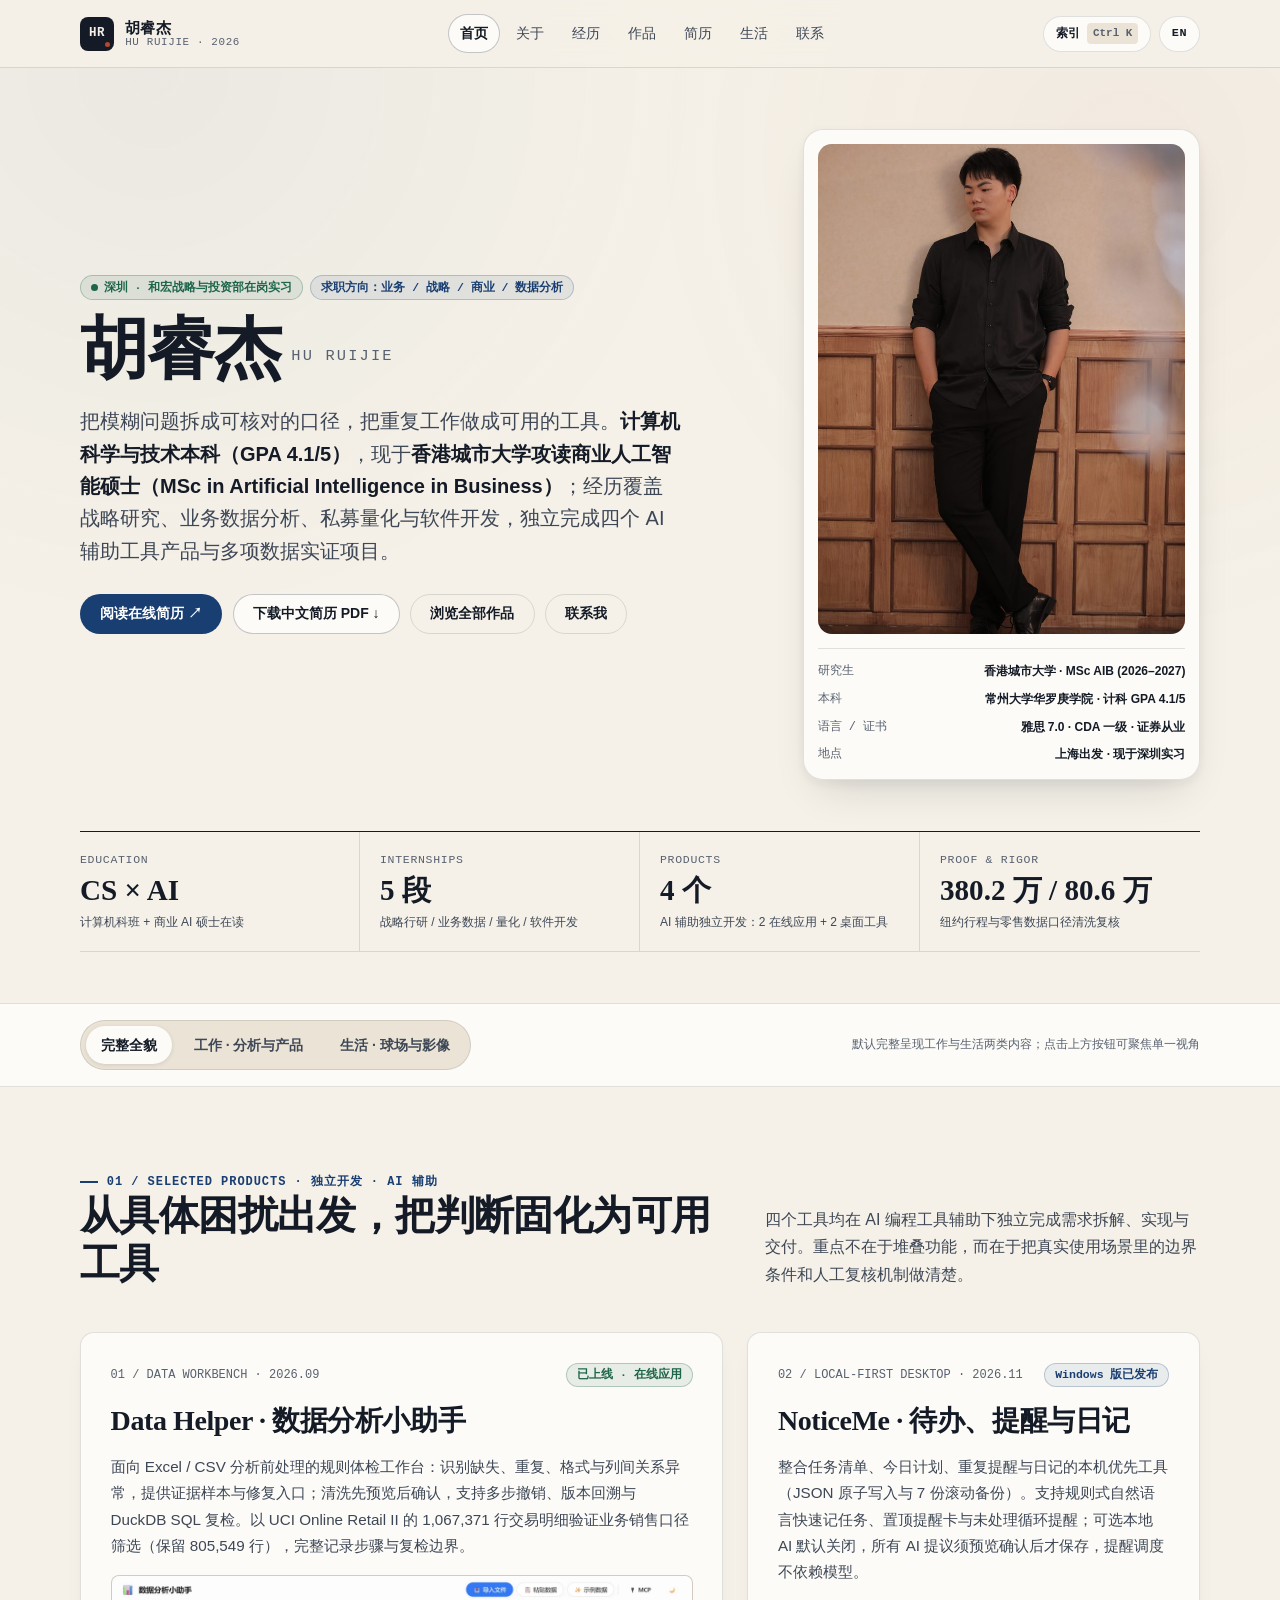
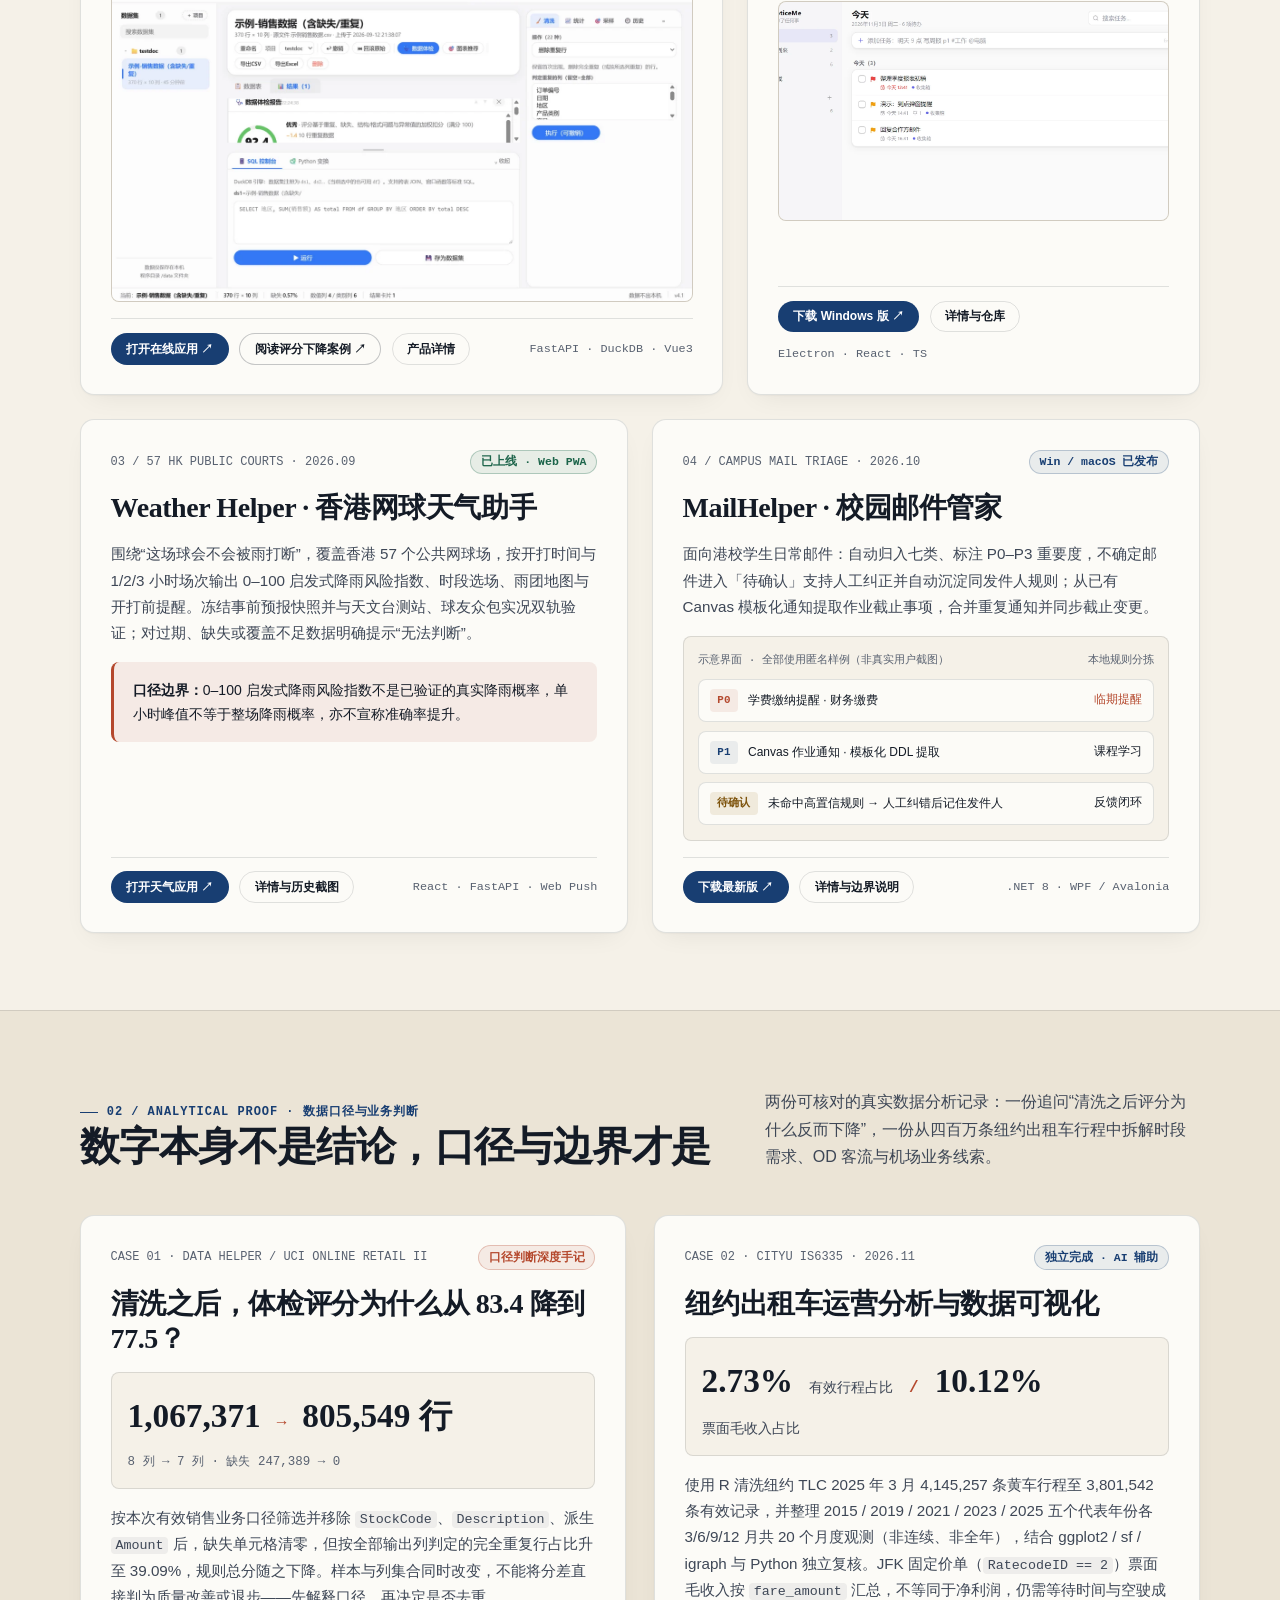
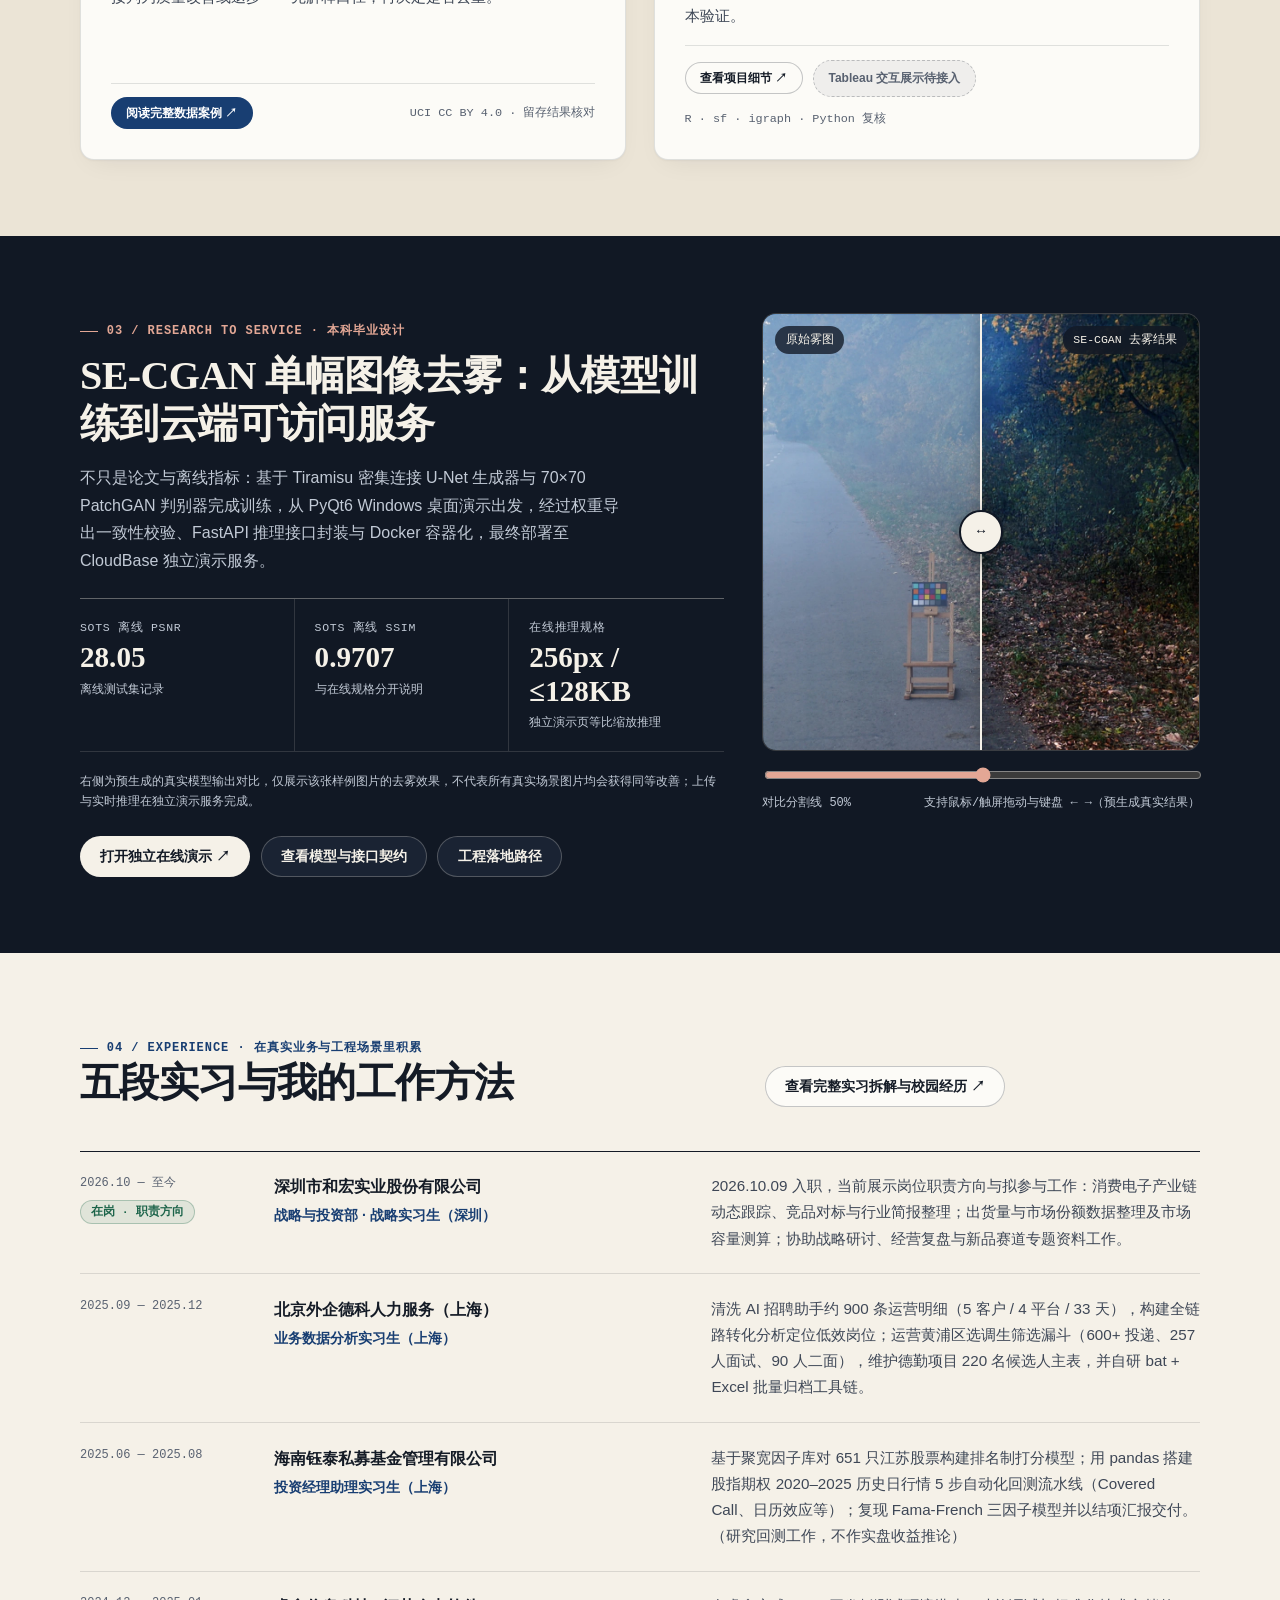
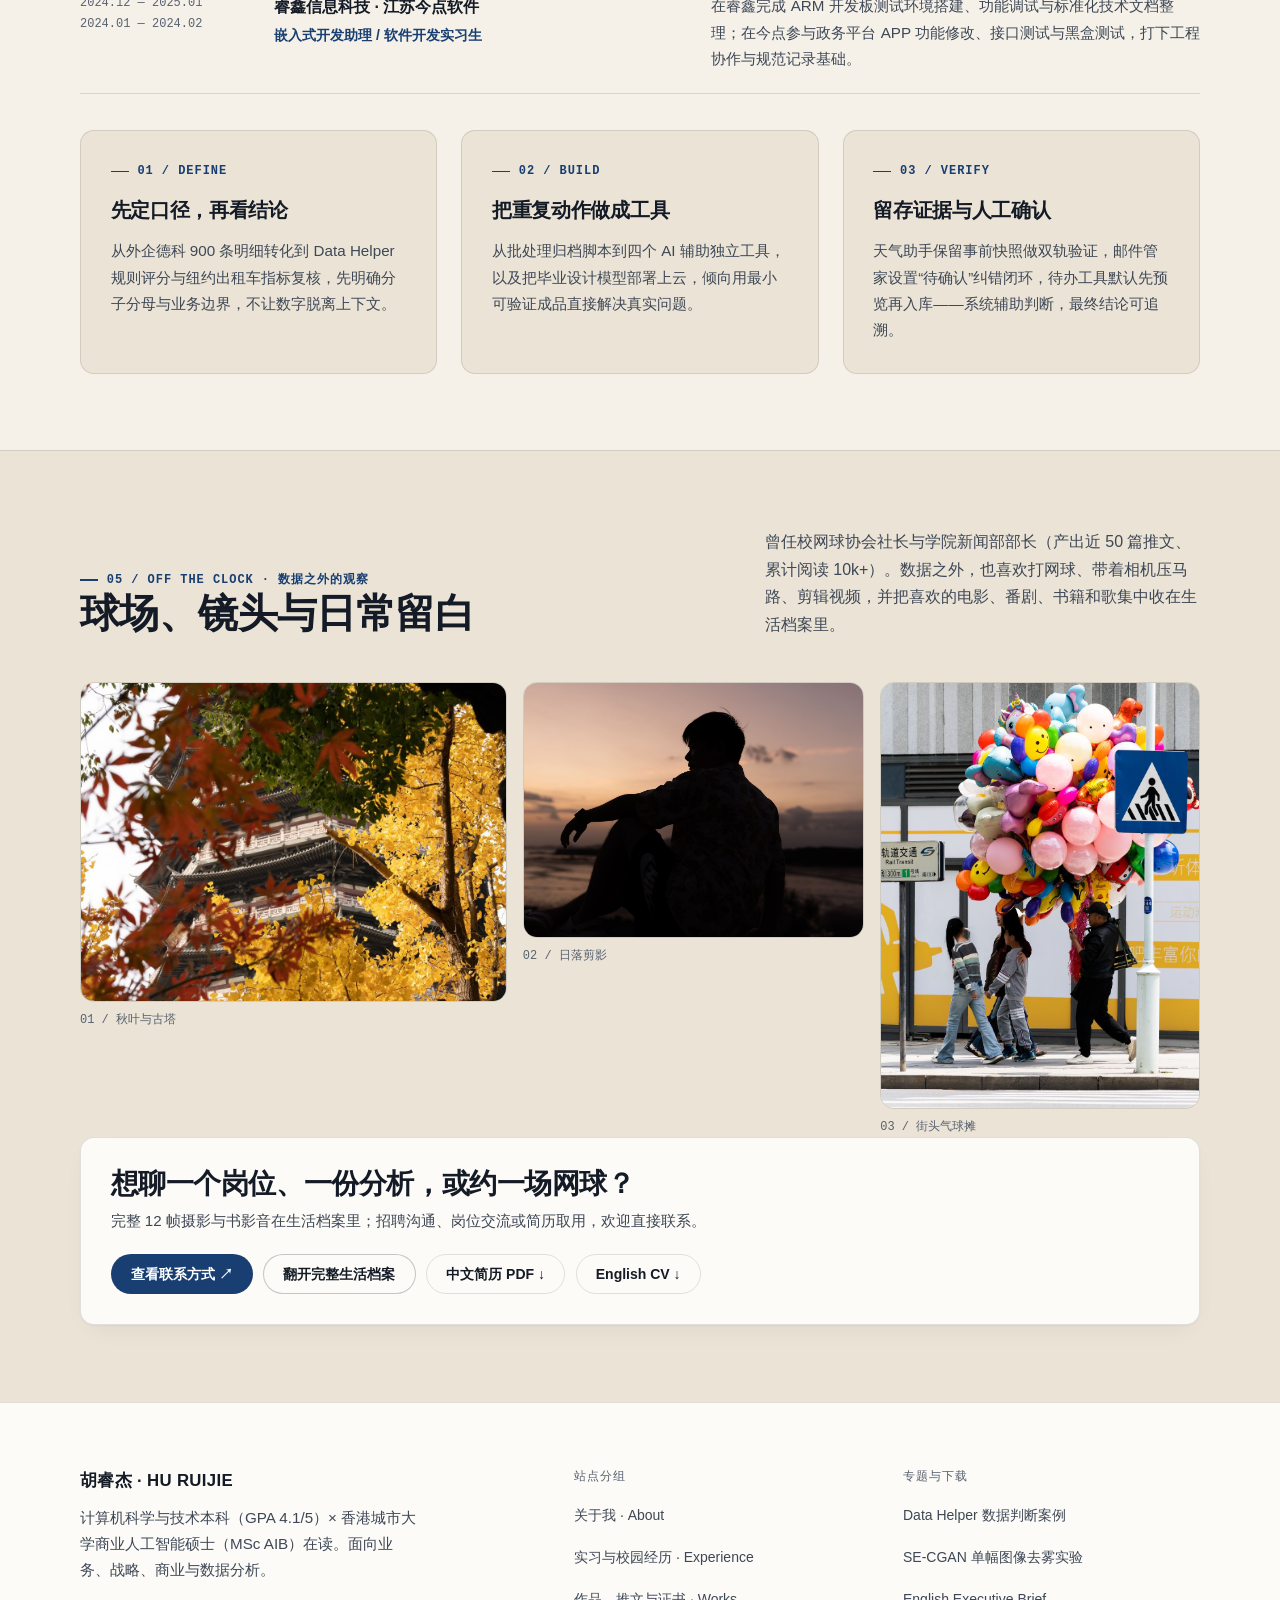
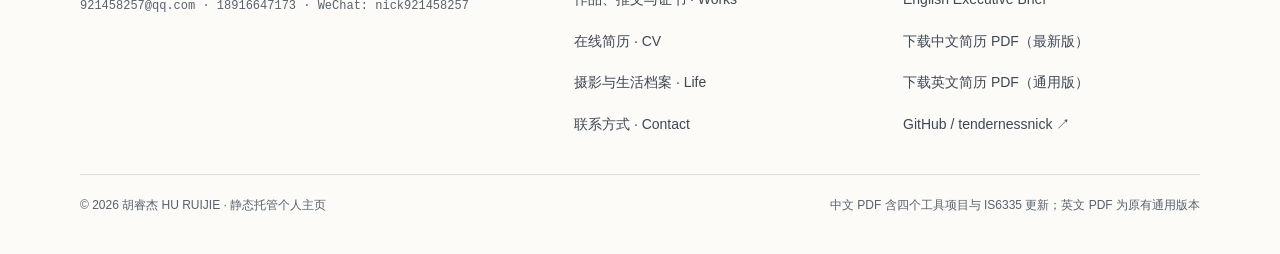
<file: site/index.html>
<!DOCTYPE html>
<html lang="zh-CN">
<head>
  <meta charset="utf-8" />
  <meta name="viewport" content="width=device-width, initial-scale=1" />
  <title>胡睿杰 · HU RUIJIE｜业务、战略与数据分析个人主页</title>
  <meta name="description" content="胡睿杰（HU RUIJIE）个人主页：计算机科学本科（GPA 4.1/5）× 香港城市大学商业人工智能硕士在读，面向业务、战略、商业与数据分析岗位，呈现五段实习经历、四个 AI 辅助独立开发产品、真实数据判断案例与生活影像。" />
  <link rel="icon" type="image/svg+xml" href="favicon.svg" />
  <link rel="stylesheet" href="css/tokens.css?v=20261120" />
  <link rel="stylesheet" href="css/base.css?v=20261120" />
  <link rel="stylesheet" href="css/layout.css?v=20261120" />
  <link rel="stylesheet" href="css/components.css?v=20261120" />
  <link rel="stylesheet" href="css/pages.css?v=20261120" />
</head>
<body>
  <a class="skip-link" href="#main">跳到正文内容</a>

  <header class="site-header">
    <div class="container site-header__inner">
      <a class="brand-mark" href="index.html" aria-label="胡睿杰首页">
        <span class="brand-mark__monogram" aria-hidden="true">HR</span>
        <span class="brand-mark__text">
          <span class="brand-mark__name">胡睿杰</span>
          <span class="brand-mark__sub">HU RUIJIE · 2026</span>
        </span>
      </a>

      <nav class="site-nav" aria-label="主导航">
        <a class="site-nav__link" href="index.html" aria-current="page">首页</a>
        <a class="site-nav__link" href="about.html">关于</a>
        <a class="site-nav__link" href="experience.html">经历</a>
        <a class="site-nav__link" href="works.html">作品</a>
        <a class="site-nav__link" href="cv.html">简历</a>
        <a class="site-nav__link" href="life.html">生活</a>
        <a class="site-nav__link" href="contact.html">联系</a>
      </nav>

      <div class="header-actions">
        <button type="button" class="icon-btn" data-cmd-open aria-label="站内快速索引">
          <span>索引</span>
          <kbd class="icon-btn__kbd">Ctrl K</kbd>
        </button>
        <a class="icon-btn lang-pill" href="en.html" lang="en" aria-label="Switch to English overview">EN</a>
        <button type="button" class="menu-toggle" data-drawer-open aria-expanded="false" aria-controls="mobile-drawer" aria-label="打开导航菜单">
          <svg width="18" height="18" viewBox="0 0 18 18" fill="none" aria-hidden="true">
            <path d="M2.5 4.5h13M2.5 9h13M2.5 13.5h13" stroke="currentColor" stroke-width="1.6" stroke-linecap="round"/>
          </svg>
        </button>
      </div>
    </div>
  </header>

  <div class="mobile-drawer" id="mobile-drawer" hidden>
    <div class="mobile-drawer__panel" role="dialog" aria-modal="true" aria-label="移动端导航">
      <div class="mobile-drawer__head">
        <span class="brand-mark__name">胡睿杰 · HU RUIJIE</span>
        <button type="button" class="icon-btn" data-drawer-close aria-label="关闭菜单">关闭</button>
      </div>
      <nav class="mobile-drawer__nav" aria-label="移动端主导航">
        <a class="mobile-drawer__link" href="index.html" aria-current="page"><span>首页</span><span class="mono">00</span></a>
        <a class="mobile-drawer__link" href="about.html"><span>关于我</span><span class="mono">01</span></a>
        <a class="mobile-drawer__link" href="experience.html"><span>实习与校园经历</span><span class="mono">02</span></a>
        <a class="mobile-drawer__link" href="works.html"><span>作品与研究</span><span class="mono">03</span></a>
        <a class="mobile-drawer__link" href="cv.html"><span>在线简历</span><span class="mono">04</span></a>
        <a class="mobile-drawer__link" href="life.html"><span>摄影与生活</span><span class="mono">05</span></a>
        <a class="mobile-drawer__link" href="contact.html"><span>联系我</span><span class="mono">06</span></a>
        <a class="mobile-drawer__link" href="data-case.html"><span>数据判断案例</span><span class="mono">CASE</span></a>
        <a class="mobile-drawer__link" href="dehaze.html"><span>SE-CGAN 去雾</span><span class="mono">LAB</span></a>
        <a class="mobile-drawer__link" href="en.html" lang="en"><span>English Brief</span><span class="mono">EN</span></a>
      </nav>
      <div class="mobile-drawer__meta">
        <a class="btn btn--primary" href="assets/resume.pdfx" download="胡睿杰-简历-2026.pdf">下载中文简历 PDF ↓</a>
        <a class="btn btn--secondary" href="assets/resume-en.pdfx" download="HuRuijie-Resume-2026.pdf">English CV PDF ↓</a>
      </div>
    </div>
  </div>

  <main id="main">
    <!-- Hero Dossier -->
    <section class="home-hero" id="intro" aria-labelledby="hero-title">
      <div class="container">
        <div class="home-hero__grid">
          <div>
            <div class="badge-row">
              <span class="badge badge--court"><span class="status-dot" aria-hidden="true"></span>深圳 · 和宏战略与投资部在岗实习</span>
              <span class="badge badge--cobalt">求职方向：业务 / 战略 / 商业 / 数据分析</span>
            </div>

            <h1 class="home-hero__name" id="hero-title">
              胡睿杰<span class="home-hero__name-en">HU RUIJIE</span>
            </h1>

            <p class="home-hero__claim">
              把模糊问题拆成可核对的口径，把重复工作做成可用的工具。<strong>计算机科学与技术本科（GPA 4.1/5）</strong>，现于<strong>香港城市大学攻读商业人工智能硕士（MSc in Artificial Intelligence in Business）</strong>；经历覆盖战略研究、业务数据分析、私募量化与软件开发，独立完成四个 AI 辅助工具产品与多项数据实证项目。
            </p>

            <div class="btn-group home-hero__actions">
              <a class="btn btn--primary" href="cv.html">阅读在线简历 ↗</a>
              <a class="btn btn--secondary" href="assets/resume.pdfx" download="胡睿杰-简历-2026.pdf">下载中文简历 PDF ↓</a>
              <a class="btn btn--ghost" href="works.html">浏览全部作品</a>
              <a class="btn btn--ghost" href="contact.html">联系我</a>
            </div>
          </div>

          <aside class="dossier-portrait" aria-label="面试官速览档案">
            <div class="dossier-portrait__frame">
              <img src="assets/profile-hero.jpg" alt="胡睿杰半身肖像，穿黑色衬衫靠在暖木墙面旁" width="720" height="960" loading="eager" fetchpriority="high" />
            </div>
            <div class="dossier-portrait__sheet">
              <div class="dossier-portrait__row">
                <span class="dossier-portrait__k">研究生</span>
                <span class="dossier-portrait__v">香港城市大学 · MSc AIB (2026–2027)</span>
              </div>
              <div class="dossier-portrait__row">
                <span class="dossier-portrait__k">本科</span>
                <span class="dossier-portrait__v">常州大学华罗庚学院 · 计科 GPA 4.1/5</span>
              </div>
              <div class="dossier-portrait__row">
                <span class="dossier-portrait__k">语言 / 证书</span>
                <span class="dossier-portrait__v">雅思 7.0 · CDA 一级 · 证券从业</span>
              </div>
              <div class="dossier-portrait__row">
                <span class="dossier-portrait__k">地点</span>
                <span class="dossier-portrait__v">上海出发 · 现于深圳实习</span>
              </div>
            </div>
          </aside>
        </div>

        <!-- Executive Fact Ledger -->
        <div class="ledger" style="margin-top: clamp(2rem, 4vw, 3.25rem);" aria-label="核心履历指标">
          <div class="ledger__cell">
            <span class="ledger__label">EDUCATION</span>
            <span class="ledger__value">CS × AI</span>
            <span class="ledger__note">计算机科班 + 商业 AI 硕士在读</span>
          </div>
          <div class="ledger__cell">
            <span class="ledger__label">INTERNSHIPS</span>
            <span class="ledger__value">5 段</span>
            <span class="ledger__note">战略行研 / 业务数据 / 量化 / 软件开发</span>
          </div>
          <div class="ledger__cell">
            <span class="ledger__label">PRODUCTS</span>
            <span class="ledger__value">4 个</span>
            <span class="ledger__note">AI 辅助独立开发：2 在线应用 + 2 桌面工具</span>
          </div>
          <div class="ledger__cell">
            <span class="ledger__label">PROOF &amp; RIGOR</span>
            <span class="ledger__value">380.2 万 / 80.6 万</span>
            <span class="ledger__note">纽约行程与零售数据口径清洗复核</span>
          </div>
        </div>
      </div>
    </section>

    <!-- Editorial Lens Switcher (Work + Life) -->
    <div class="lens-bar" aria-label="首页阅读视角切换">
      <div class="container" style="display:flex;flex-wrap:wrap;align-items:center;justify-content:space-between;gap:0.85rem;">
        <div class="filter-bar" data-filter-group data-filter-target="[data-home-lane]" data-filter-status="#home-lens-note" role="group" aria-label="切换展示内容">
          <button type="button" class="filter-btn" data-filter-value="all" aria-pressed="true">完整全貌</button>
          <button type="button" class="filter-btn" data-filter-value="work" aria-pressed="false">工作 · 分析与产品</button>
          <button type="button" class="filter-btn" data-filter-value="life" aria-pressed="false">生活 · 球场与影像</button>
        </div>
        <span class="lens-bar__note" id="home-lens-note" data-template="当前呈现 {n} 个主页章节 · 亦可直接下滑完整阅读">
          默认完整呈现工作与生活两类内容；点击上方按钮可聚焦单一视角
        </span>
      </div>
    </div>

    <!-- 01. Selected AI-Assisted Products -->
    <section class="section" id="selected-work" data-home-lane data-category="work" aria-labelledby="selected-title">
      <div class="container">
        <div class="section-head section-head--split">
          <div>
            <span class="eyebrow">01 / SELECTED PRODUCTS · 独立开发 · AI 辅助</span>
            <h2 class="section-title" id="selected-title">从具体困扰出发，把判断固化为可用工具</h2>
          </div>
          <p class="section-lead">
            四个工具均在 AI 编程工具辅助下独立完成需求拆解、实现与交付。重点不在于堆叠功能，而在于把真实使用场景里的边界条件和人工复核机制做清楚。
          </p>
        </div>

        <div class="work-showcase">
          <!-- Data Helper (Lead) -->
          <article class="card card--interactive work-showcase__lead">
            <div class="card__meta">
              <span>01 / DATA WORKBENCH · 2026.09</span>
              <span class="badge badge--court">已上线 · 在线应用</span>
            </div>
            <h3 class="card__title">Data Helper · 数据分析小助手</h3>
            <p class="card__body">
              面向 Excel / CSV 分析前处理的规则体检工作台：识别缺失、重复、格式与列间关系异常，提供证据样本与修复入口；清洗先预览后确认，支持多步撤销、版本回溯与 DuckDB SQL 复检。以 UCI Online Retail II 的 1,067,371 行交易明细验证业务销售口径筛选（保留 805,549 行），完整记录步骤与复检边界。
            </p>
            <div class="preview-thumb">
              <img src="assets/previews/data-workbench-1280.webp" alt="Data Helper 真实工作台界面：示例销售数据、数据清洗侧栏与 DuckDB SQL 控制台" width="1280" height="720" loading="lazy" />
            </div>
            <div class="card__foot">
              <div class="btn-group">
                <span data-service-slot="DATAHELPER_DEMO_URL" data-active-label="打开在线应用 ↗" data-pending-label="应用维护中" data-link-class="btn btn--primary btn--sm">
                  <a class="btn btn--primary btn--sm" href="https://data-helper1-312215-10-1477032709.sh.run.tcloudbase.com/" target="_blank" rel="noopener noreferrer">打开在线应用 ↗</a>
                </span>
                <a class="btn btn--secondary btn--sm" href="data-case.html">阅读评分下降案例 ↗</a>
                <a class="btn btn--ghost btn--sm" href="works.html#data-helper">产品详情</a>
              </div>
              <span class="mono" style="font-size:0.74rem;color:var(--ink-muted);">FastAPI · DuckDB · Vue3</span>
            </div>
          </article>

          <!-- NoticeMe (Side) -->
          <article class="card card--interactive work-showcase__side">
            <div class="card__meta">
              <span>02 / LOCAL-FIRST DESKTOP · 2026.11</span>
              <span class="badge badge--cobalt">Windows 版已发布</span>
            </div>
            <h3 class="card__title">NoticeMe · 待办、提醒与日记</h3>
            <p class="card__body">
              整合任务清单、今日计划、重复提醒与日记的本机优先工具（JSON 原子写入与 7 份滚动备份）。支持规则式自然语言快速记任务、置顶提醒卡与未处理循环提醒；可选本地 AI 默认关闭，所有 AI 提议须预览确认后才保存，提醒调度不依赖模型。
            </p>
            <div class="preview-thumb">
              <img src="assets/previews/noticeme-tasks.webp" alt="NoticeMe 真实任务界面节选：今日任务列表、自然语言快速添加栏与提醒项" width="1280" height="620" loading="lazy" />
            </div>
            <div class="card__foot">
              <div class="btn-group">
                <a class="btn btn--primary btn--sm" href="https://github.com/tendernessnick/noticeme/releases/latest" target="_blank" rel="noopener noreferrer">下载 Windows 版 ↗</a>
                <a class="btn btn--ghost btn--sm" href="works.html#noticeme">详情与仓库</a>
              </div>
              <span class="mono" style="font-size:0.74rem;color:var(--ink-muted);">Electron · React · TS</span>
            </div>
          </article>

          <!-- Weather Helper -->
          <article class="card card--interactive work-showcase__half">
            <div class="card__meta">
              <span>03 / 57 HK PUBLIC COURTS · 2026.09</span>
              <span class="badge badge--court">已上线 · Web PWA</span>
            </div>
            <h3 class="card__title">Weather Helper · 香港网球天气助手</h3>
            <p class="card__body">
              围绕“这场球会不会被雨打断”，覆盖香港 57 个公共网球场，按开打时间与 1/2/3 小时场次输出 0–100 启发式降雨风险指数、时段选场、雨团地图与开打前提醒。冻结事前预报快照并与天文台测站、球友众包实况双轨验证；对过期、缺失或覆盖不足数据明确提示“无法判断”。
            </p>
            <div class="callout callout--clay">
              <strong>口径边界：</strong>0–100 启发式降雨风险指数不是已验证的真实降雨概率，单小时峰值不等于整场降雨概率，亦不宣称准确率提升。
            </div>
            <div class="card__foot">
              <div class="btn-group">
                <span data-service-slot="WEATHER_APP_URL" data-active-label="打开天气应用 ↗" data-pending-label="应用维护中" data-link-class="btn btn--primary btn--sm">
                  <a class="btn btn--primary btn--sm" href="https://weather-helper-312215-10-1477032709.sh.run.tcloudbase.com/" target="_blank" rel="noopener noreferrer">打开天气应用 ↗</a>
                </span>
                <a class="btn btn--ghost btn--sm" href="works.html#weather-helper">详情与历史截图</a>
              </div>
              <span class="mono" style="font-size:0.74rem;color:var(--ink-muted);">React · FastAPI · Web Push</span>
            </div>
          </article>

          <!-- MailHelper -->
          <article class="card card--interactive work-showcase__half">
            <div class="card__meta">
              <span>04 / CAMPUS MAIL TRIAGE · 2026.10</span>
              <span class="badge badge--cobalt">Win / macOS 已发布</span>
            </div>
            <h3 class="card__title">MailHelper · 校园邮件管家</h3>
            <p class="card__body">
              面向港校学生日常邮件：自动归入七类、标注 P0–P3 重要度，不确定邮件进入「待确认」支持人工纠正并自动沉淀同发件人规则；从已有 Canvas 模板化通知提取作业截止事项，合并重复通知并同步截止变更。
            </p>
            <div class="mail-mockup" aria-label="MailHelper 匿名示意界面">
              <div class="mono" style="font-size:0.7rem;color:var(--ink-muted);display:flex;justify-content:space-between;">
                <span>示意界面 · 全部使用匿名样例（非真实用户截图）</span>
                <span>本地规则分拣</span>
              </div>
              <div class="mail-mockup__row">
                <span class="mail-mockup__tag mail-mockup__tag--p0">P0</span>
                <span>学费缴纳提醒 · 财务缴费</span>
                <span class="mono" style="color:var(--accent-clay);">临期提醒</span>
              </div>
              <div class="mail-mockup__row">
                <span class="mail-mockup__tag mail-mockup__tag--p1">P1</span>
                <span>Canvas 作业通知 · 模板化 DDL 提取</span>
                <span class="mono">课程学习</span>
              </div>
              <div class="mail-mockup__row">
                <span class="mail-mockup__tag mail-mockup__tag--review">待确认</span>
                <span>未命中高置信规则 → 人工纠错后记住发件人</span>
                <span class="mono">反馈闭环</span>
              </div>
            </div>
            <div class="card__foot">
              <div class="btn-group">
                <a class="btn btn--primary btn--sm" href="https://github.com/tendernessnick/mail_helper/releases/latest" target="_blank" rel="noopener noreferrer">下载最新版 ↗</a>
                <a class="btn btn--ghost btn--sm" href="works.html#mail-helper">详情与边界说明</a>
              </div>
              <span class="mono" style="font-size:0.74rem;color:var(--ink-muted);">.NET 8 · WPF / Avalonia</span>
            </div>
          </article>
        </div>
      </div>
    </section>

    <!-- 02. Analytical Proof (Data Case + NYC Taxi IS6335) -->
    <section class="section section--bordered surface-subtle" id="field-note" data-home-lane data-category="work" aria-labelledby="field-note-title">
      <div class="container">
        <div class="section-head section-head--split">
          <div>
            <span class="eyebrow">02 / ANALYTICAL PROOF · 数据口径与业务判断</span>
            <h2 class="section-title" id="field-note-title">数字本身不是结论，口径与边界才是</h2>
          </div>
          <p class="section-lead">
            两份可核对的真实数据分析记录：一份追问“清洗之后评分为什么反而下降”，一份从四百万条纽约出租车行程中拆解时段需求、OD 客流与机场业务线索。
          </p>
        </div>

        <div class="grid-2">
          <!-- Case 01: Data Helper UCI -->
          <article class="card">
            <div class="card__meta">
              <span>CASE 01 · DATA HELPER / UCI ONLINE RETAIL II</span>
              <span class="badge badge--clay">口径判断深度手记</span>
            </div>
            <h3 class="card__title">清洗之后，体检评分为什么从 83.4 降到 77.5？</h3>
            <div class="proof-stat">
              <span class="proof-stat__num">1,067,371</span>
              <span class="proof-stat__arrow">→</span>
              <span class="proof-stat__num">805,549 行</span>
              <span class="mono" style="font-size:0.78rem;color:var(--ink-muted);">8 列 → 7 列 · 缺失 247,389 → 0</span>
            </div>
            <p class="card__body">
              按本次有效销售业务口径筛选并移除 <code>StockCode</code>、<code>Description</code>、派生 <code>Amount</code> 后，缺失单元格清零，但按全部输出列判定的完全重复行占比升至 39.09%，规则总分随之下降。样本与列集合同时改变，不能将分差直接判为质量改善或退步——先解释口径，再决定是否去重。
            </p>
            <div class="card__foot">
              <a class="btn btn--primary btn--sm" href="data-case.html">阅读完整数据案例 ↗</a>
              <span class="mono" style="font-size:0.74rem;color:var(--ink-muted);">UCI CC BY 4.0 · 留存结果核对</span>
            </div>
          </article>

          <!-- Case 02: NYC Taxi IS6335 -->
          <article class="card">
            <div class="card__meta">
              <span>CASE 02 · CITYU IS6335 · 2026.11</span>
              <span class="badge badge--cobalt">独立完成 · AI 辅助</span>
            </div>
            <h3 class="card__title" id="taxi-spotlight-title">纽约出租车运营分析与数据可视化</h3>
            <div class="proof-stat">
              <span class="proof-stat__num">2.73%</span>
              <span style="font-size:0.85rem;color:var(--ink-secondary);">有效行程占比</span>
              <span class="proof-stat__arrow">/</span>
              <span class="proof-stat__num">10.12%</span>
              <span style="font-size:0.85rem;color:var(--ink-secondary);">票面毛收入占比</span>
            </div>
            <p class="card__body">
              使用 R 清洗纽约 TLC 2025 年 3 月 4,145,257 条黄车行程至 3,801,542 条有效记录，并整理 2015 / 2019 / 2021 / 2023 / 2025 五个代表年份各 3/6/9/12 月共 20 个月度观测（非连续、非全年），结合 ggplot2 / sf / igraph 与 Python 独立复核。JFK 固定价单（<code>RatecodeID == 2</code>）票面毛收入按 <code>fare_amount</code> 汇总，不等同于净利润，仍需等待时间与空驶成本验证。
            </p>
            <div class="card__foot">
              <div class="btn-group">
                <a class="btn btn--secondary btn--sm" href="works.html#nyc-taxi">查看项目细节 ↗</a>
                <span data-service-slot="TAXI_TABLEAU_URL" data-active-label="打开 Tableau 交互展示 ↗" data-pending-label="Tableau 交互展示待接入" data-link-class="btn btn--primary btn--sm">
                  <span class="service-pending" aria-disabled="true">Tableau 交互展示待接入</span>
                </span>
              </div>
              <span class="mono" style="font-size:0.74rem;color:var(--ink-muted);">R · sf · igraph · Python 复核</span>
            </div>
          </article>
        </div>
      </div>
    </section>

    <!-- 03. Optical Proof Darkroom (SE-CGAN Dehaze) -->
    <section class="section surface-dark" id="dehaze-stage" data-home-lane data-category="work" aria-labelledby="dehaze-stage-title">
      <div class="container">
        <div class="split-asymmetric">
          <div>
            <span class="eyebrow">03 / RESEARCH TO SERVICE · 本科毕业设计</span>
            <h2 class="section-title" id="dehaze-stage-title" style="margin-top:0.65rem;">
              SE-CGAN 单幅图像去雾：从模型训练到云端可访问服务
            </h2>
            <p class="section-lead" style="margin-top:1rem;">
              不只是论文与离线指标：基于 Tiramisu 密集连接 U-Net 生成器与 70×70 PatchGAN 判别器完成训练，从 PyQt6 Windows 桌面演示出发，经过权重导出一致性校验、FastAPI 推理接口封装与 Docker 容器化，最终部署至 CloudBase 独立演示服务。
            </p>

            <div class="ledger" style="margin-top:1.5rem;">
              <div class="ledger__cell">
                <span class="ledger__label">SOTS 离线 PSNR</span>
                <span class="ledger__value">28.05</span>
                <span class="ledger__note">离线测试集记录</span>
              </div>
              <div class="ledger__cell">
                <span class="ledger__label">SOTS 离线 SSIM</span>
                <span class="ledger__value">0.9707</span>
                <span class="ledger__note">与在线规格分开说明</span>
              </div>
              <div class="ledger__cell">
                <span class="ledger__label">在线推理规格</span>
                <span class="ledger__value">256px / ≤128KB</span>
                <span class="ledger__note">独立演示页等比缩放推理</span>
              </div>
            </div>

            <p style="margin-top:1.15rem;font-size:var(--text-xs);color:var(--ink-on-dark-muted);">
              右侧为预生成的真实模型输出对比，仅展示该张样例图片的去雾效果，不代表所有真实场景图片均会获得同等改善；上传与实时推理在独立演示服务完成。
            </p>

            <div class="btn-group" style="margin-top:1.5rem;">
              <span data-service-slot="DEHAZE_DEMO_URL" data-active-label="打开独立在线演示 ↗" data-pending-label="在线演示暂未开放" data-link-class="btn btn--primary">
                <a class="btn btn--primary" href="https://dehaze-demo2-312215-10-1477032709.sh.run.tcloudbase.com" target="_blank" rel="noopener noreferrer">打开独立在线演示 ↗</a>
              </span>
              <a class="btn btn--secondary" href="dehaze.html">查看模型与接口契约</a>
              <a class="btn btn--secondary" href="experience.html#dehaze-case">工程落地路径</a>
            </div>
          </div>

          <div data-compare-root>
            <div class="compare-stage" data-compare-stage>
              <img class="compare-stage__img" src="assets/dehaze/clear-512.webp" alt="同一张林间道路图像经 SE-CGAN 去雾处理后的真实结果" width="512" height="512" loading="lazy" />
              <img class="compare-stage__img compare-stage__before" src="assets/dehaze/hazy-960.webp" alt="有雾的林间道路与色卡，作为去雾模型输入" width="960" height="960" loading="lazy" />
              <div class="compare-stage__divider" aria-hidden="true"></div>
              <div class="compare-stage__knob" aria-hidden="true">↔</div>
              <span class="compare-stage__tag compare-stage__tag--left">原始雾图</span>
              <span class="compare-stage__tag compare-stage__tag--right">SE-CGAN 去雾结果</span>
            </div>
            <div class="compare-controls">
              <label for="focus-range" class="sr-only">拖动或使用方向键调整原始雾图与去雾结果的对比分割线</label>
              <input id="focus-range" class="compare-range" type="range" min="0" max="100" value="50" data-compare-range aria-label="去雾前后对比百分比" />
              <div class="compare-readout">
                <span data-compare-readout>对比分割线 50%</span>
                <span>支持鼠标/触屏拖动与键盘 ← →（预生成真实结果）</span>
              </div>
            </div>
          </div>
        </div>
      </div>
    </section>

    <!-- 04. Experience Overview & Approach -->
    <section class="section" id="experience" data-home-lane data-category="work" aria-labelledby="experience-title">
      <div class="container">
        <div class="section-head section-head--split">
          <div>
            <span class="eyebrow">04 / EXPERIENCE · 在真实业务与工程场景里积累</span>
            <h2 class="section-title" id="experience-title">五段实习与我的工作方法</h2>
          </div>
          <div style="justify-self:start;">
            <a class="btn btn--secondary" href="experience.html">查看完整实习拆解与校园经历 ↗</a>
          </div>
        </div>

        <div class="exp-list">
          <div class="exp-row">
            <div>
              <div class="exp-row__time">2026.10 — 至今</div>
              <span class="badge badge--court" style="margin-top:0.35rem;">在岗 · 职责方向</span>
            </div>
            <div>
              <div class="exp-row__org">深圳市和宏实业股份有限公司</div>
              <div class="exp-row__role">战略与投资部 · 战略实习生（深圳）</div>
            </div>
            <p class="card__body">
              2026.10.09 入职，当前展示岗位职责方向与拟参与工作：消费电子产业链动态跟踪、竞品对标与行业简报整理；出货量与市场份额数据整理及市场容量测算；协助战略研讨、经营复盘与新品赛道专题资料工作。
            </p>
          </div>

          <div class="exp-row">
            <div class="exp-row__time">2025.09 — 2025.12</div>
            <div>
              <div class="exp-row__org">北京外企德科人力服务（上海）</div>
              <div class="exp-row__role">业务数据分析实习生（上海）</div>
            </div>
            <p class="card__body">
              清洗 AI 招聘助手约 900 条运营明细（5 客户 / 4 平台 / 33 天），构建全链路转化分析定位低效岗位；运营黄浦区选调生筛选漏斗（600+ 投递、257 人面试、90 人二面），维护德勤项目 220 名候选人主表，并自研 bat + Excel 批量归档工具链。
            </p>
          </div>

          <div class="exp-row">
            <div class="exp-row__time">2025.06 — 2025.08</div>
            <div>
              <div class="exp-row__org">海南钰泰私募基金管理有限公司</div>
              <div class="exp-row__role">投资经理助理实习生（上海）</div>
            </div>
            <p class="card__body">
              基于聚宽因子库对 651 只江苏股票构建排名制打分模型；用 pandas 搭建股指期权 2020–2025 历史日行情 5 步自动化回测流水线（Covered Call、日历效应等）；复现 Fama-French 三因子模型并以结项汇报交付。（研究回测工作，不作实盘收益推论）
            </p>
          </div>

          <div class="exp-row">
            <div class="exp-row__time">2024.12 — 2025.01<br />2024.01 — 2024.02</div>
            <div>
              <div class="exp-row__org">睿鑫信息科技 · 江苏今点软件</div>
              <div class="exp-row__role">嵌入式开发助理 / 软件开发实习生</div>
            </div>
            <p class="card__body">
              在睿鑫完成 ARM 开发板测试环境搭建、功能调试与标准化技术文档整理；在今点参与政务平台 APP 功能修改、接口测试与黑盒测试，打下工程协作与规范记录基础。
            </p>
          </div>
        </div>

        <!-- Working Method Strip -->
        <div class="grid-3" id="approach" style="margin-top:2.25rem;">
          <div class="card card--flat">
            <span class="eyebrow">01 / DEFINE</span>
            <h3 style="font-size:var(--text-lg);">先定口径，再看结论</h3>
            <p class="card__body">从外企德科 900 条明细转化到 Data Helper 规则评分与纽约出租车指标复核，先明确分子分母与业务边界，不让数字脱离上下文。</p>
          </div>
          <div class="card card--flat">
            <span class="eyebrow">02 / BUILD</span>
            <h3 style="font-size:var(--text-lg);">把重复动作做成工具</h3>
            <p class="card__body">从批处理归档脚本到四个 AI 辅助独立工具，以及把毕业设计模型部署上云，倾向用最小可验证成品直接解决真实问题。</p>
          </div>
          <div class="card card--flat">
            <span class="eyebrow">03 / VERIFY</span>
            <h3 style="font-size:var(--text-lg);">留存证据与人工确认</h3>
            <p class="card__body">天气助手保留事前快照做双轨验证，邮件管家设置“待确认”纠错闭环，待办工具默认先预览再入库——系统辅助判断，最终结论可追溯。</p>
          </div>
        </div>
      </div>
    </section>

    <!-- 05. Off the Clock / Life Preview -->
    <section class="section section--bordered surface-subtle" id="off-clock" data-home-lane data-category="life" aria-labelledby="life-title">
      <div class="container" id="life-preview">
        <div class="section-head section-head--split">
          <div>
            <span class="eyebrow">05 / OFF THE CLOCK · 数据之外的观察</span>
            <h2 class="section-title" id="life-title">球场、镜头与日常留白</h2>
          </div>
          <p class="section-lead">
            曾任校网球协会社长与学院新闻部部长（产出近 50 篇推文、累计阅读 10k+）。数据之外，也喜欢打网球、带着相机压马路、剪辑视频，并把喜欢的电影、番剧、书籍和歌集中收在生活档案里。
          </p>
        </div>

        <div class="triptych">
          <figure class="triptych__item">
            <div class="triptych__img">
              <img src="assets/life/life-02.jpg" alt="秋日金黄的银杏与古塔" width="1400" height="788" loading="lazy" />
            </div>
            <figcaption class="mono" style="font-size:var(--text-xs);color:var(--ink-muted);">01 / 秋叶与古塔</figcaption>
          </figure>

          <figure class="triptych__item">
            <div class="triptych__img">
              <img src="assets/life/life-06.jpg" alt="日落下的剪影" width="1400" height="933" loading="lazy" />
            </div>
            <figcaption class="mono" style="font-size:var(--text-xs);color:var(--ink-muted);">02 / 日落剪影</figcaption>
          </figure>

          <figure class="triptych__item triptych__item--tall">
            <div class="triptych__img">
              <img src="assets/life/life-07.jpg" alt="街头的气球摊" width="933" height="1400" loading="lazy" />
            </div>
            <figcaption class="mono" style="font-size:var(--text-xs);color:var(--ink-muted);">03 / 街头气球摊</figcaption>
          </figure>
        </div>

        <div class="card" style="margin-top:1.75rem;" id="life-contact-title">
          <div style="display:flex;flex-wrap:wrap;align-items:center;justify-content:space-between;gap:1.25rem;">
            <div>
              <h3 style="font-family:var(--font-serif);font-size:var(--text-xl);" id="contact-title">想聊一个岗位、一份分析，或约一场网球？</h3>
              <p class="card__body" style="margin-top:0.35rem;">
                完整 12 帧摄影与书影音在生活档案里；招聘沟通、岗位交流或简历取用，欢迎直接联系。
              </p>
            </div>
            <div class="btn-group">
              <a class="btn btn--primary" href="contact.html">查看联系方式 ↗</a>
              <a class="btn btn--secondary" href="life.html">翻开完整生活档案</a>
              <a class="btn btn--ghost" href="assets/resume.pdfx" download="胡睿杰-简历-2026.pdf">中文简历 PDF ↓</a>
              <a class="btn btn--ghost" href="assets/resume-en.pdfx" download="HuRuijie-Resume-2026.pdf">English CV ↓</a>
            </div>
          </div>
        </div>
      </div>
    </section>
  </main>

  <footer class="site-footer">
    <div class="container">
      <div class="footer-grid">
        <div>
          <div class="brand-mark__name" style="font-size:1.05rem;">胡睿杰 · HU RUIJIE</div>
          <p class="card__body" style="margin-top:0.6rem;max-width:40ch;">
            计算机科学与技术本科（GPA 4.1/5）× 香港城市大学商业人工智能硕士（MSc AIB）在读。面向业务、战略、商业与数据分析。
          </p>
          <p class="mono" style="margin-top:0.75rem;font-size:var(--text-xs);color:var(--ink-muted);">
            921458257@qq.com · 18916647173 · WeChat: nick921458257
          </p>
        </div>
        <div>
          <div class="footer-col__title">站点分组</div>
          <ul class="footer-links">
            <li><a href="about.html">关于我 · About</a></li>
            <li><a href="experience.html">实习与校园经历 · Experience</a></li>
            <li><a href="works.html">作品、推文与证书 · Works</a></li>
            <li><a href="cv.html">在线简历 · CV</a></li>
            <li><a href="life.html">摄影与生活档案 · Life</a></li>
            <li><a href="contact.html">联系方式 · Contact</a></li>
          </ul>
        </div>
        <div>
          <div class="footer-col__title">专题与下载</div>
          <ul class="footer-links">
            <li><a href="data-case.html">Data Helper 数据判断案例</a></li>
            <li><a href="dehaze.html">SE-CGAN 单幅图像去雾实验</a></li>
            <li><a href="en.html" lang="en">English Executive Brief</a></li>
            <li><a href="assets/resume.pdfx" download="胡睿杰-简历-2026.pdf">下载中文简历 PDF（最新版）</a></li>
            <li><a href="assets/resume-en.pdfx" download="HuRuijie-Resume-2026.pdf">下载英文简历 PDF（通用版）</a></li>
            <li><a href="https://github.com/tendernessnick" target="_blank" rel="noopener noreferrer">GitHub / tendernessnick ↗</a></li>
          </ul>
        </div>
      </div>
      <div class="footer-bottom">
        <span>© 2026 胡睿杰 HU RUIJIE · 静态托管个人主页</span>
        <span>中文 PDF 含四个工具项目与 IS6335 更新；英文 PDF 为原有通用版本</span>
      </div>
    </div>
  </footer>

  <script type="module" src="js/main.js?v=20261120"></script>
  <script type="module" src="js/compare.js?v=20261120"></script>
</body>
</html>
</file>
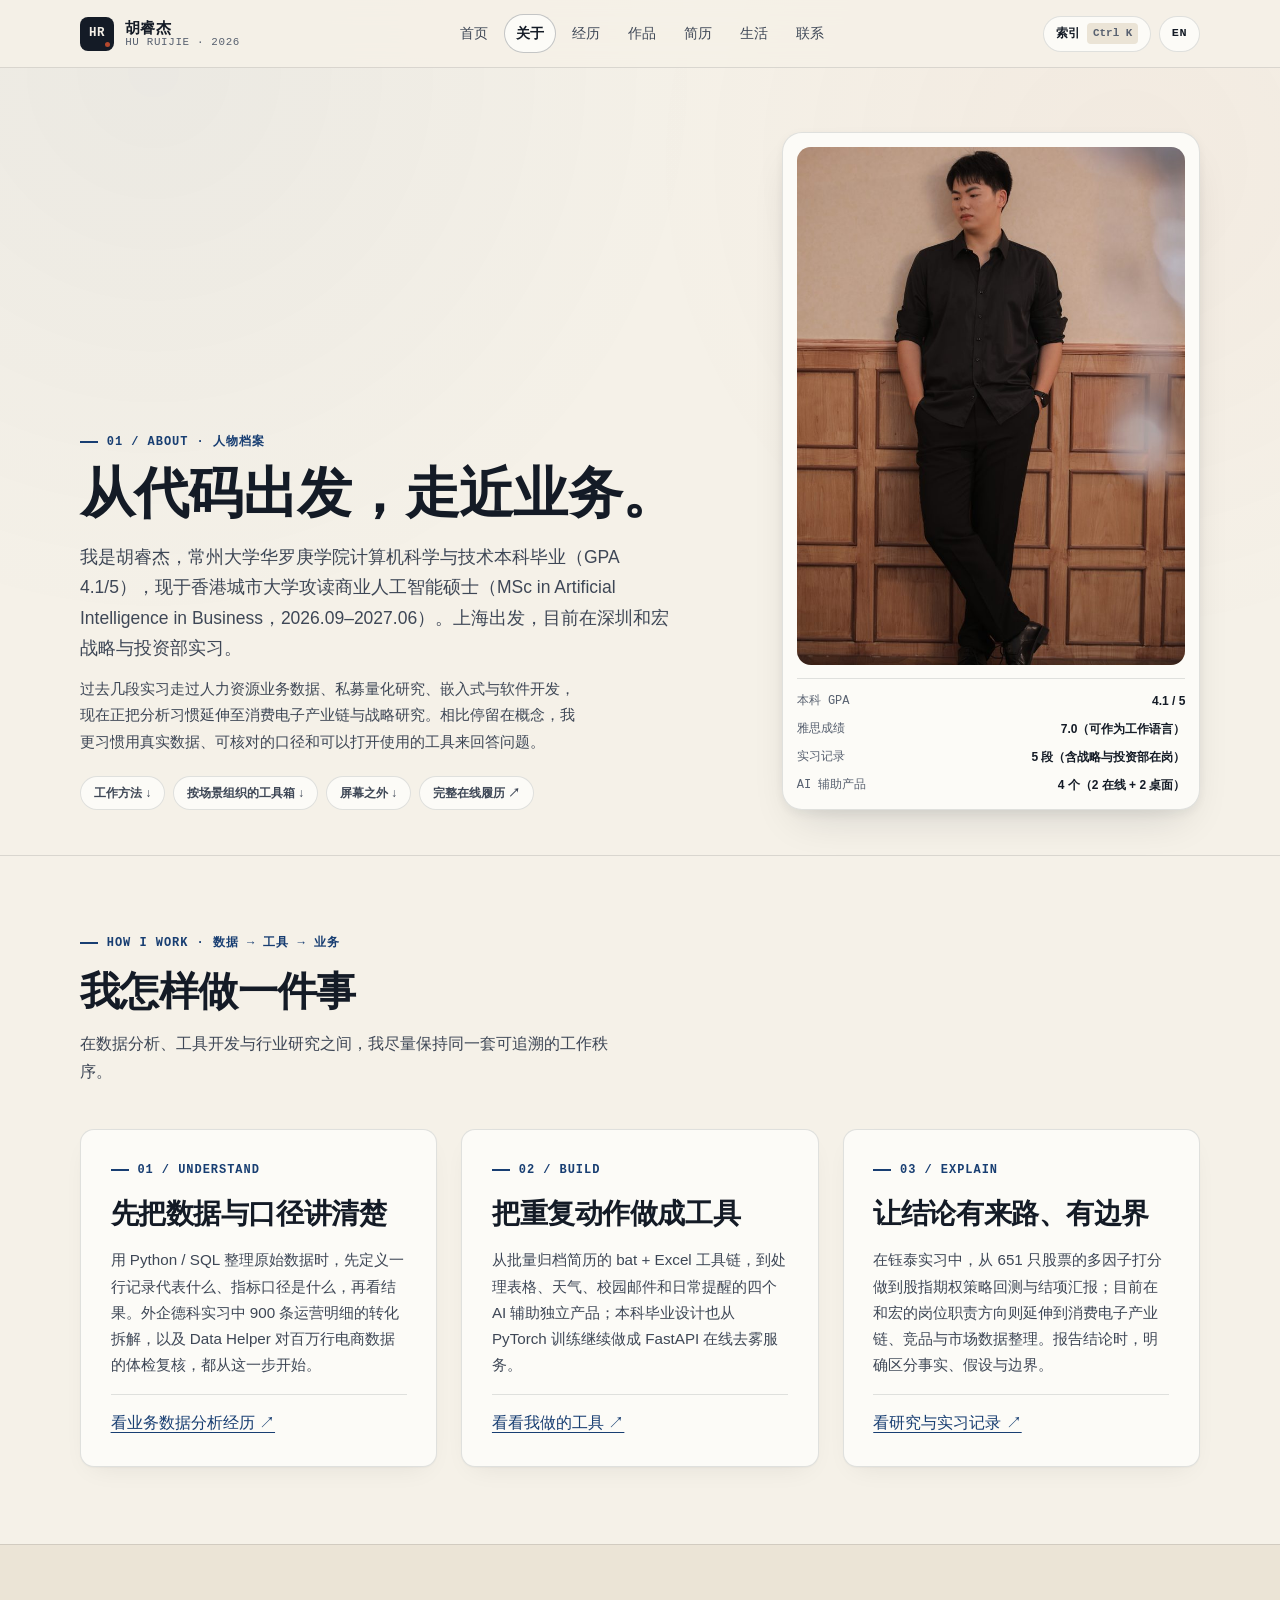
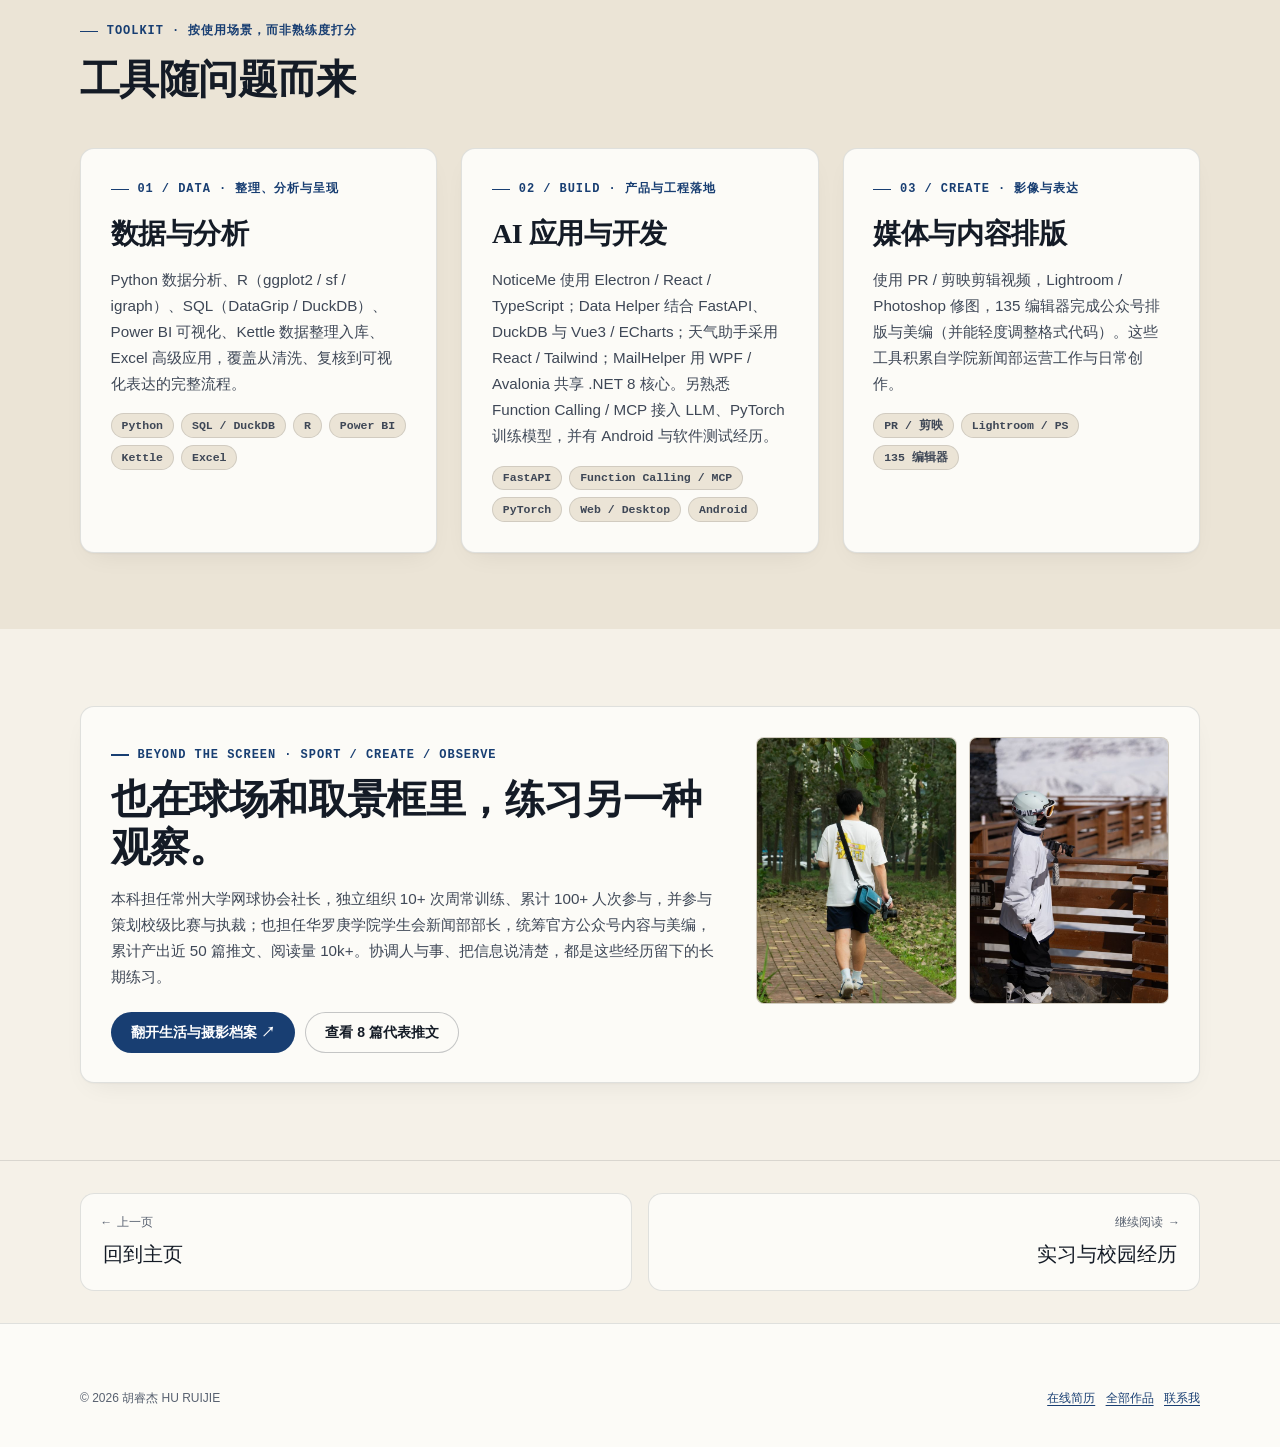
<file: site/about.html>
<!DOCTYPE html>
<html lang="zh-CN">
<head>
  <meta charset="utf-8" />
  <meta name="viewport" content="width=device-width, initial-scale=1" />
  <title>关于我 · 胡睿杰 HU RUIJIE</title>
  <meta name="description" content="了解胡睿杰的教育背景、工作方式、按使用场景组织的工具箱以及网球、摄影与内容创作经历。" />
  <link rel="icon" type="image/svg+xml" href="favicon.svg" />
  <link rel="stylesheet" href="css/tokens.css?v=20261120" />
  <link rel="stylesheet" href="css/base.css?v=20261120" />
  <link rel="stylesheet" href="css/layout.css?v=20261120" />
  <link rel="stylesheet" href="css/components.css?v=20261120" />
  <link rel="stylesheet" href="css/pages.css?v=20261120" />
</head>
<body>
  <a class="skip-link" href="#main">跳到正文内容</a>

  <header class="site-header">
    <div class="container site-header__inner">
      <a class="brand-mark" href="index.html" aria-label="返回胡睿杰首页">
        <span class="brand-mark__monogram" aria-hidden="true">HR</span>
        <span class="brand-mark__text">
          <span class="brand-mark__name">胡睿杰</span>
          <span class="brand-mark__sub">HU RUIJIE · 2026</span>
        </span>
      </a>

      <nav class="site-nav" aria-label="主导航">
        <a class="site-nav__link" href="index.html">首页</a>
        <a class="site-nav__link" href="about.html" aria-current="page">关于</a>
        <a class="site-nav__link" href="experience.html">经历</a>
        <a class="site-nav__link" href="works.html">作品</a>
        <a class="site-nav__link" href="cv.html">简历</a>
        <a class="site-nav__link" href="life.html">生活</a>
        <a class="site-nav__link" href="contact.html">联系</a>
      </nav>

      <div class="header-actions">
        <button type="button" class="icon-btn" data-cmd-open aria-label="站内快速索引">
          <span>索引</span>
          <kbd class="icon-btn__kbd">Ctrl K</kbd>
        </button>
        <a class="icon-btn lang-pill" href="en.html" lang="en">EN</a>
        <button type="button" class="menu-toggle" data-drawer-open aria-expanded="false" aria-controls="mobile-drawer" aria-label="打开导航菜单">
          <svg width="18" height="18" viewBox="0 0 18 18" fill="none" aria-hidden="true">
            <path d="M2.5 4.5h13M2.5 9h13M2.5 13.5h13" stroke="currentColor" stroke-width="1.6" stroke-linecap="round"/>
          </svg>
        </button>
      </div>
    </div>
  </header>

  <div class="mobile-drawer" id="mobile-drawer" hidden>
    <div class="mobile-drawer__panel" role="dialog" aria-modal="true" aria-label="移动端导航">
      <div class="mobile-drawer__head">
        <span class="brand-mark__name">胡睿杰 · HU RUIJIE</span>
        <button type="button" class="icon-btn" data-drawer-close>关闭</button>
      </div>
      <nav class="mobile-drawer__nav" aria-label="移动端主导航">
        <a class="mobile-drawer__link" href="index.html"><span>首页</span><span class="mono">00</span></a>
        <a class="mobile-drawer__link" href="about.html" aria-current="page"><span>关于我</span><span class="mono">01</span></a>
        <a class="mobile-drawer__link" href="experience.html"><span>实习与校园经历</span><span class="mono">02</span></a>
        <a class="mobile-drawer__link" href="works.html"><span>作品与研究</span><span class="mono">03</span></a>
        <a class="mobile-drawer__link" href="cv.html"><span>在线简历</span><span class="mono">04</span></a>
        <a class="mobile-drawer__link" href="life.html"><span>摄影与生活</span><span class="mono">05</span></a>
        <a class="mobile-drawer__link" href="contact.html"><span>联系我</span><span class="mono">06</span></a>
        <a class="mobile-drawer__link" href="en.html" lang="en"><span>English Brief</span><span class="mono">EN</span></a>
      </nav>
      <div class="mobile-drawer__meta">
        <a class="btn btn--primary" href="assets/resume.pdfx" download="胡睿杰-简历-2026.pdf">下载中文简历 PDF ↓</a>
      </div>
    </div>
  </div>

  <main id="main">
    <section class="page-hero">
      <div class="container">
        <div class="page-hero__grid page-hero__grid--split">
          <div>
            <span class="eyebrow">01 / ABOUT · 人物档案</span>
            <h1 class="page-hero__title" id="bio-title">从代码出发，走近业务。</h1>
            <p class="page-hero__lead">
              我是胡睿杰，常州大学华罗庚学院计算机科学与技术本科毕业（GPA 4.1/5），现于香港城市大学攻读商业人工智能硕士（MSc in Artificial Intelligence in Business，2026.09–2027.06）。上海出发，目前在深圳和宏战略与投资部实习。
            </p>
            <p class="card__body" style="margin-top:0.85rem;max-width:60ch;">
              过去几段实习走过人力资源业务数据、私募量化研究、嵌入式与软件开发，现在正把分析习惯延伸至消费电子产业链与战略研究。相比停留在概念，我更习惯用真实数据、可核对的口径和可以打开使用的工具来回答问题。
            </p>
            <div class="jump-pills">
              <a class="jump-pill" href="#approach">工作方法 ↓</a>
              <a class="jump-pill" href="#toolbox">按场景组织的工具箱 ↓</a>
              <a class="jump-pill" href="#bio-outside-title">屏幕之外 ↓</a>
              <a class="jump-pill" href="cv.html">完整在线履历 ↗</a>
            </div>
          </div>

          <div class="dossier-portrait">
            <div class="dossier-portrait__frame">
              <img src="assets/profile-hero.jpg" alt="胡睿杰个人照片" width="720" height="960" loading="eager" />
            </div>
            <div class="dossier-portrait__sheet">
              <div class="dossier-portrait__row"><span class="dossier-portrait__k">本科 GPA</span><span class="dossier-portrait__v">4.1 / 5</span></div>
              <div class="dossier-portrait__row"><span class="dossier-portrait__k">雅思成绩</span><span class="dossier-portrait__v">7.0（可作为工作语言）</span></div>
              <div class="dossier-portrait__row"><span class="dossier-portrait__k">实习记录</span><span class="dossier-portrait__v">5 段（含战略与投资部在岗）</span></div>
              <div class="dossier-portrait__row"><span class="dossier-portrait__k">AI 辅助产品</span><span class="dossier-portrait__v">4 个（2 在线 + 2 桌面）</span></div>
            </div>
          </div>
        </div>
      </div>
    </section>

    <!-- Working Approach -->
    <section class="section" id="approach" aria-labelledby="approach-title">
      <div class="container">
        <div class="section-head">
          <span class="eyebrow">HOW I WORK · 数据 → 工具 → 业务</span>
          <h2 class="section-title" id="approach-title">我怎样做一件事</h2>
          <p class="section-lead">在数据分析、工具开发与行业研究之间，我尽量保持同一套可追溯的工作秩序。</p>
        </div>

        <div class="grid-3">
          <article class="card">
            <span class="eyebrow">01 / UNDERSTAND</span>
            <h3 class="card__title">先把数据与口径讲清楚</h3>
            <p class="card__body">
              用 Python / SQL 整理原始数据时，先定义一行记录代表什么、指标口径是什么，再看结果。外企德科实习中 900 条运营明细的转化拆解，以及 Data Helper 对百万行电商数据的体检复核，都从这一步开始。
            </p>
            <div class="card__foot">
              <a href="experience.html#waifuyuan">看业务数据分析经历 ↗</a>
            </div>
          </article>

          <article class="card">
            <span class="eyebrow">02 / BUILD</span>
            <h3 class="card__title">把重复动作做成工具</h3>
            <p class="card__body">
              从批量归档简历的 bat + Excel 工具链，到处理表格、天气、校园邮件和日常提醒的四个 AI 辅助独立产品；本科毕业设计也从 PyTorch 训练继续做成 FastAPI 在线去雾服务。
            </p>
            <div class="card__foot">
              <a href="works.html">看看我做的工具 ↗</a>
            </div>
          </article>

          <article class="card">
            <span class="eyebrow">03 / EXPLAIN</span>
            <h3 class="card__title">让结论有来路、有边界</h3>
            <p class="card__body">
              在钰泰实习中，从 651 只股票的多因子打分做到股指期权策略回测与结项汇报；目前在和宏的岗位职责方向则延伸到消费电子产业链、竞品与市场数据整理。报告结论时，明确区分事实、假设与边界。
            </p>
            <div class="card__foot">
              <a href="experience.html">看研究与实习记录 ↗</a>
            </div>
          </article>
        </div>
      </div>
    </section>

    <!-- Toolbox by Scenario -->
    <section class="section section--bordered surface-subtle" id="toolbox" aria-labelledby="toolbox-title">
      <div class="container">
        <div class="section-head">
          <span class="eyebrow">TOOLKIT · 按使用场景，而非熟练度打分</span>
          <h2 class="section-title" id="toolbox-title">工具随问题而来</h2>
        </div>

        <div class="grid-3">
          <article class="card">
            <span class="eyebrow">01 / DATA · 整理、分析与呈现</span>
            <h3 class="card__title">数据与分析</h3>
            <p class="card__body">
              Python 数据分析、R（ggplot2 / sf / igraph）、SQL（DataGrip / DuckDB）、Power BI 可视化、Kettle 数据整理入库、Excel 高级应用，覆盖从清洗、复核到可视化表达的完整流程。
            </p>
            <div class="badge-row">
              <span class="badge">Python</span>
              <span class="badge">SQL / DuckDB</span>
              <span class="badge">R</span>
              <span class="badge">Power BI</span>
              <span class="badge">Kettle</span>
              <span class="badge">Excel</span>
            </div>
          </article>

          <article class="card">
            <span class="eyebrow">02 / BUILD · 产品与工程落地</span>
            <h3 class="card__title">AI 应用与开发</h3>
            <p class="card__body">
              NoticeMe 使用 Electron / React / TypeScript；Data Helper 结合 FastAPI、DuckDB 与 Vue3 / ECharts；天气助手采用 React / Tailwind；MailHelper 用 WPF / Avalonia 共享 .NET 8 核心。另熟悉 Function Calling / MCP 接入 LLM、PyTorch 训练模型，并有 Android 与软件测试经历。
            </p>
            <div class="badge-row">
              <span class="badge">FastAPI</span>
              <span class="badge">Function Calling / MCP</span>
              <span class="badge">PyTorch</span>
              <span class="badge">Web / Desktop</span>
              <span class="badge">Android</span>
            </div>
          </article>

          <article class="card">
            <span class="eyebrow">03 / CREATE · 影像与表达</span>
            <h3 class="card__title">媒体与内容排版</h3>
            <p class="card__body">
              使用 PR / 剪映剪辑视频，Lightroom / Photoshop 修图，135 编辑器完成公众号排版与美编（并能轻度调整格式代码）。这些工具积累自学院新闻部运营工作与日常创作。
            </p>
            <div class="badge-row">
              <span class="badge">PR / 剪映</span>
              <span class="badge">Lightroom / PS</span>
              <span class="badge">135 编辑器</span>
            </div>
          </article>
        </div>
      </div>
    </section>

    <!-- Beyond the Screen -->
    <section class="section" aria-labelledby="bio-outside-title">
      <div class="container">
        <div class="card">
          <div class="split-asymmetric">
            <div>
              <span class="eyebrow">BEYOND THE SCREEN · SPORT / CREATE / OBSERVE</span>
              <h2 class="section-title" id="bio-outside-title" style="margin-top:0.65rem;">也在球场和取景框里，练习另一种观察。</h2>
              <p class="card__body" style="margin-top:0.9rem;">
                本科担任常州大学网球协会社长，独立组织 10+ 次周常训练、累计 100+ 人次参与，并参与策划校级比赛与执裁；也担任华罗庚学院学生会新闻部部长，统筹官方公众号内容与美编，累计产出近 50 篇推文、阅读量 10k+。协调人与事、把信息说清楚，都是这些经历留下的长期练习。
              </p>
              <div class="btn-group" style="margin-top:1.35rem;">
                <a class="btn btn--primary" href="life.html">翻开生活与摄影档案 ↗</a>
                <a class="btn btn--secondary" href="works.html#wx">查看 8 篇代表推文</a>
              </div>
            </div>
            <div class="grid-2" style="gap:0.75rem;">
              <div class="media-frame" style="aspect-ratio:3/4;">
                <img src="assets/life/life-p1.jpg" alt="背着相机走在林荫小路上" width="675" height="900" loading="lazy" />
              </div>
              <div class="media-frame" style="aspect-ratio:3/4;">
                <img src="assets/life/life-p3.jpg" alt="雪场手持相机观察风景" width="675" height="900" loading="lazy" />
              </div>
            </div>
          </div>
        </div>
      </div>
    </section>

    <nav class="page-pager" aria-label="页面前后跳转">
      <div class="container page-pager__inner">
        <a class="pager-card" href="index.html">
          <span class="pager-card__kicker">← 上一页</span>
          <span class="pager-card__title">回到主页</span>
        </a>
        <a class="pager-card pager-card--next" href="experience.html">
          <span class="pager-card__kicker">继续阅读 →</span>
          <span class="pager-card__title">实习与校园经历</span>
        </a>
      </div>
    </nav>
  </main>

  <footer class="site-footer">
    <div class="container">
      <div class="footer-bottom" style="margin-top:0;padding-top:0;border-top:0;">
        <span>© 2026 胡睿杰 HU RUIJIE</span>
        <div class="btn-group">
          <a href="cv.html">在线简历</a>
          <a href="works.html">全部作品</a>
          <a href="contact.html">联系我</a>
        </div>
      </div>
    </div>
  </footer>

  <script type="module" src="js/main.js?v=20261120"></script>
</body>
</html>
</file>
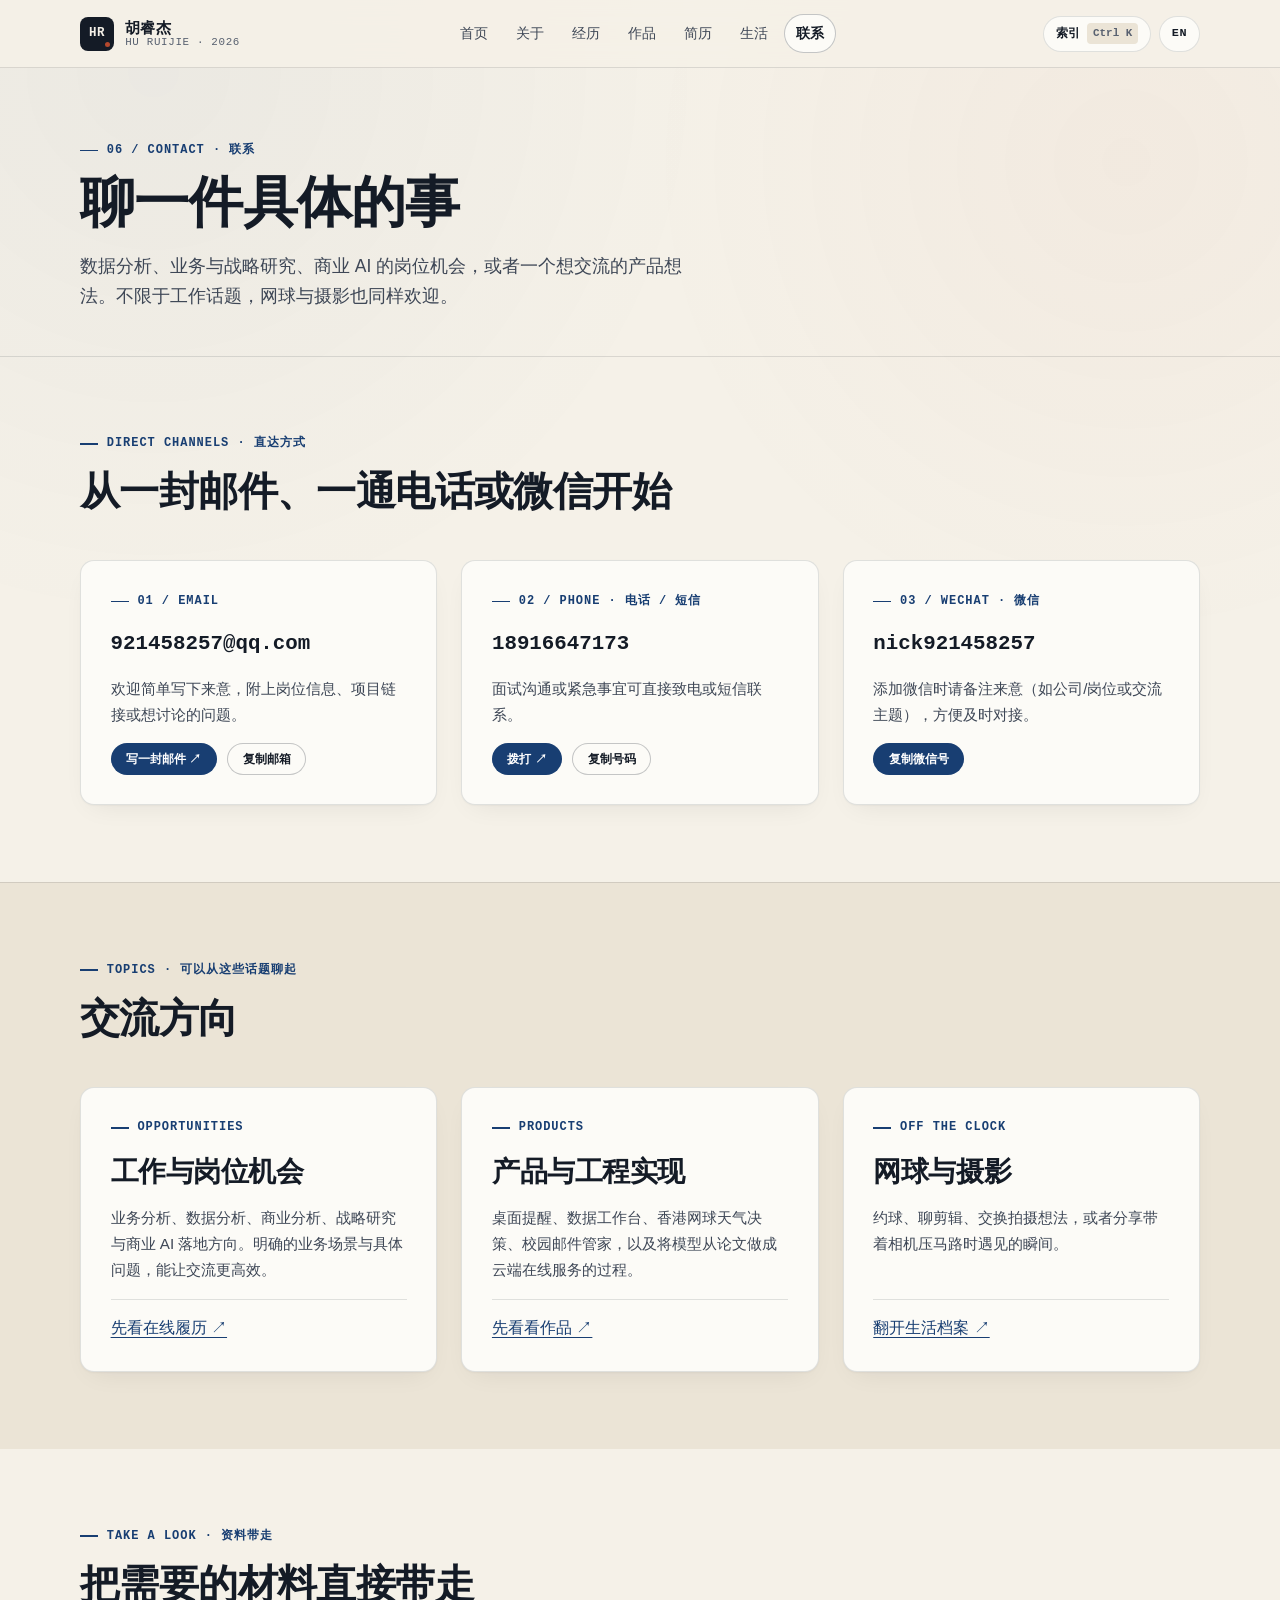
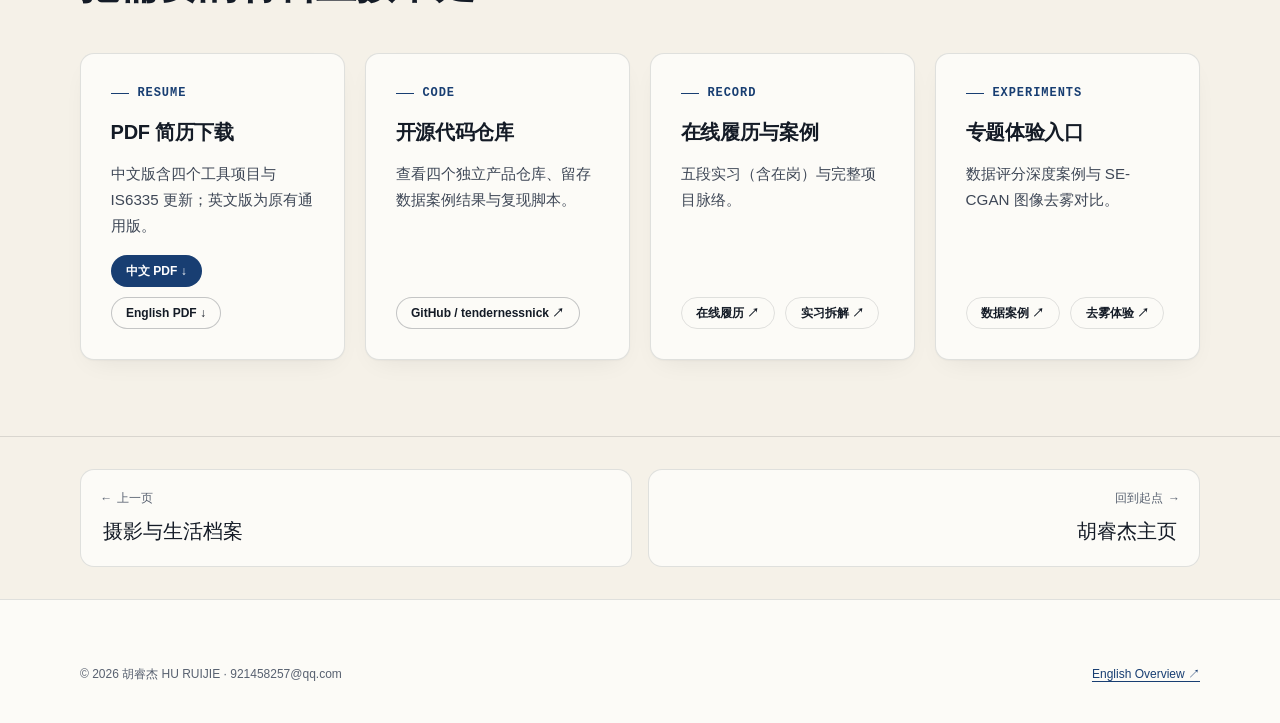
<file: site/contact.html>
<!DOCTYPE html>
<html lang="zh-CN">
<head>
  <meta charset="utf-8" />
  <meta name="viewport" content="width=device-width, initial-scale=1" />
  <title>联系我 · 胡睿杰 HU RUIJIE</title>
  <meta name="description" content="联系胡睿杰（HU RUIJIE）：邮箱 921458257@qq.com、电话 18916647173、微信 nick921458257、GitHub 与中英文 PDF 简历下载。" />
  <link rel="icon" type="image/svg+xml" href="favicon.svg" />
  <link rel="stylesheet" href="css/tokens.css?v=20261120" />
  <link rel="stylesheet" href="css/base.css?v=20261120" />
  <link rel="stylesheet" href="css/layout.css?v=20261120" />
  <link rel="stylesheet" href="css/components.css?v=20261120" />
  <link rel="stylesheet" href="css/pages.css?v=20261120" />
</head>
<body>
  <a class="skip-link" href="#main">跳到正文内容</a>

  <header class="site-header">
    <div class="container site-header__inner">
      <a class="brand-mark" href="index.html">
        <span class="brand-mark__monogram" aria-hidden="true">HR</span>
        <span class="brand-mark__text">
          <span class="brand-mark__name">胡睿杰</span>
          <span class="brand-mark__sub">HU RUIJIE · 2026</span>
        </span>
      </a>
      <nav class="site-nav" aria-label="主导航">
        <a class="site-nav__link" href="index.html">首页</a>
        <a class="site-nav__link" href="about.html">关于</a>
        <a class="site-nav__link" href="experience.html">经历</a>
        <a class="site-nav__link" href="works.html">作品</a>
        <a class="site-nav__link" href="cv.html">简历</a>
        <a class="site-nav__link" href="life.html">生活</a>
        <a class="site-nav__link" href="contact.html" aria-current="page">联系</a>
      </nav>
      <div class="header-actions">
        <button type="button" class="icon-btn" data-cmd-open aria-label="站内快速索引">
          <span>索引</span>
          <kbd class="icon-btn__kbd">Ctrl K</kbd>
        </button>
        <a class="icon-btn lang-pill" href="en.html" lang="en">EN</a>
        <button type="button" class="menu-toggle" data-drawer-open aria-expanded="false" aria-controls="mobile-drawer" aria-label="打开导航菜单">
          <svg width="18" height="18" viewBox="0 0 18 18" fill="none" aria-hidden="true">
            <path d="M2.5 4.5h13M2.5 9h13M2.5 13.5h13" stroke="currentColor" stroke-width="1.6" stroke-linecap="round"/>
          </svg>
        </button>
      </div>
    </div>
  </header>

  <div class="mobile-drawer" id="mobile-drawer" hidden>
    <div class="mobile-drawer__panel" role="dialog" aria-modal="true" aria-label="移动端导航">
      <div class="mobile-drawer__head">
        <span class="brand-mark__name">胡睿杰 · HU RUIJIE</span>
        <button type="button" class="icon-btn" data-drawer-close>关闭</button>
      </div>
      <nav class="mobile-drawer__nav" aria-label="移动端主导航">
        <a class="mobile-drawer__link" href="index.html"><span>首页</span><span class="mono">00</span></a>
        <a class="mobile-drawer__link" href="about.html"><span>关于我</span><span class="mono">01</span></a>
        <a class="mobile-drawer__link" href="experience.html"><span>实习与校园经历</span><span class="mono">02</span></a>
        <a class="mobile-drawer__link" href="works.html"><span>作品与研究</span><span class="mono">03</span></a>
        <a class="mobile-drawer__link" href="cv.html"><span>在线简历</span><span class="mono">04</span></a>
        <a class="mobile-drawer__link" href="life.html"><span>摄影与生活</span><span class="mono">05</span></a>
        <a class="mobile-drawer__link" href="contact.html" aria-current="page"><span>联系我</span><span class="mono">06</span></a>
        <a class="mobile-drawer__link" href="en.html" lang="en"><span>English Brief</span><span class="mono">EN</span></a>
      </nav>
    </div>
  </div>

  <main id="main">
    <section class="page-hero">
      <div class="container">
        <span class="eyebrow">06 / CONTACT · 联系</span>
        <h1 class="page-hero__title">聊一件具体的事</h1>
        <p class="page-hero__lead">
          数据分析、业务与战略研究、商业 AI 的岗位机会，或者一个想交流的产品想法。不限于工作话题，网球与摄影也同样欢迎。
        </p>
      </div>
    </section>

    <!-- Direct Channels -->
    <section class="section" aria-labelledby="reach-email-title">
      <div class="container">
        <div class="section-head">
          <span class="eyebrow">DIRECT CHANNELS · 直达方式</span>
          <h2 class="section-title" id="reach-email-title">从一封邮件、一通电话或微信开始</h2>
        </div>

        <div class="grid-3">
          <article class="card contact-channel">
            <span class="eyebrow">01 / EMAIL</span>
            <div class="contact-value">921458257@qq.com</div>
            <p class="card__body">欢迎简单写下来意，附上岗位信息、项目链接或想讨论的问题。</p>
            <div class="btn-group" style="margin-top:auto;">
              <a class="btn btn--primary btn--sm" href="mailto:921458257@qq.com">写一封邮件 ↗</a>
              <button type="button" class="btn btn--secondary btn--sm" data-copy-text="921458257@qq.com" data-copy-label="邮箱">复制邮箱</button>
            </div>
          </article>

          <article class="card contact-channel">
            <span class="eyebrow">02 / PHONE · 电话 / 短信</span>
            <div class="contact-value">18916647173</div>
            <p class="card__body">面试沟通或紧急事宜可直接致电或短信联系。</p>
            <div class="btn-group" style="margin-top:auto;">
              <a class="btn btn--primary btn--sm" href="tel:18916647173">拨打 ↗</a>
              <button type="button" class="btn btn--secondary btn--sm" data-copy-text="18916647173" data-copy-label="手机号">复制号码</button>
            </div>
          </article>

          <article class="card contact-channel">
            <span class="eyebrow">03 / WECHAT · 微信</span>
            <div class="contact-value">nick921458257</div>
            <p class="card__body">添加微信时请备注来意（如公司/岗位或交流主题），方便及时对接。</p>
            <div class="btn-group" style="margin-top:auto;">
              <button type="button" class="btn btn--primary btn--sm" data-copy-text="nick921458257" data-copy-label="微信号">复制微信号</button>
            </div>
          </article>
        </div>
      </div>
    </section>

    <!-- Topics -->
    <section class="section section--bordered surface-subtle" aria-labelledby="reach-topic-title">
      <div class="container">
        <div class="section-head">
          <span class="eyebrow">TOPICS · 可以从这些话题聊起</span>
          <h2 class="section-title" id="reach-topic-title">交流方向</h2>
        </div>

        <div class="grid-3">
          <article class="card">
            <span class="eyebrow">OPPORTUNITIES</span>
            <h3 class="card__title">工作与岗位机会</h3>
            <p class="card__body">业务分析、数据分析、商业分析、战略研究与商业 AI 落地方向。明确的业务场景与具体问题，能让交流更高效。</p>
            <div class="card__foot"><a href="cv.html">先看在线履历 ↗</a></div>
          </article>

          <article class="card">
            <span class="eyebrow">PRODUCTS</span>
            <h3 class="card__title">产品与工程实现</h3>
            <p class="card__body">桌面提醒、数据工作台、香港网球天气决策、校园邮件管家，以及将模型从论文做成云端在线服务的过程。</p>
            <div class="card__foot"><a href="works.html">先看看作品 ↗</a></div>
          </article>

          <article class="card">
            <span class="eyebrow">OFF THE CLOCK</span>
            <h3 class="card__title">网球与摄影</h3>
            <p class="card__body">约球、聊剪辑、交换拍摄想法，或者分享带着相机压马路时遇见的瞬间。</p>
            <div class="card__foot"><a href="life.html">翻开生活档案 ↗</a></div>
          </article>
        </div>
      </div>
    </section>

    <!-- Take-home Resources -->
    <section class="section" aria-labelledby="reach-resource-title">
      <div class="container">
        <div class="section-head">
          <span class="eyebrow">TAKE A LOOK · 资料带走</span>
          <h2 class="section-title" id="reach-resource-title">把需要的材料直接带走</h2>
        </div>

        <div class="grid-4">
          <div class="card">
            <span class="eyebrow">RESUME</span>
            <h3 style="font-size:var(--text-lg);">PDF 简历下载</h3>
            <p class="card__body">中文版含四个工具项目与 IS6335 更新；英文版为原有通用版。</p>
            <div class="btn-group" style="margin-top:auto;">
              <a class="btn btn--primary btn--sm" href="assets/resume.pdfx" download="胡睿杰-简历-2026.pdf">中文 PDF ↓</a>
              <a class="btn btn--secondary btn--sm" href="assets/resume-en.pdfx" download="HuRuijie-Resume-2026.pdf">English PDF ↓</a>
            </div>
          </div>

          <div class="card">
            <span class="eyebrow">CODE</span>
            <h3 style="font-size:var(--text-lg);">开源代码仓库</h3>
            <p class="card__body">查看四个独立产品仓库、留存数据案例结果与复现脚本。</p>
            <div style="margin-top:auto;">
              <a class="btn btn--secondary btn--sm" href="https://github.com/tendernessnick" target="_blank" rel="noopener noreferrer">GitHub / tendernessnick ↗</a>
            </div>
          </div>

          <div class="card">
            <span class="eyebrow">RECORD</span>
            <h3 style="font-size:var(--text-lg);">在线履历与案例</h3>
            <p class="card__body">五段实习（含在岗）与完整项目脉络。</p>
            <div class="btn-group" style="margin-top:auto;">
              <a class="btn btn--ghost btn--sm" href="cv.html">在线履历 ↗</a>
              <a class="btn btn--ghost btn--sm" href="experience.html">实习拆解 ↗</a>
            </div>
          </div>

          <div class="card">
            <span class="eyebrow">EXPERIMENTS</span>
            <h3 style="font-size:var(--text-lg);">专题体验入口</h3>
            <p class="card__body">数据评分深度案例与 SE-CGAN 图像去雾对比。</p>
            <div class="btn-group" style="margin-top:auto;">
              <a class="btn btn--ghost btn--sm" href="data-case.html">数据案例 ↗</a>
              <a class="btn btn--ghost btn--sm" href="dehaze.html">去雾体验 ↗</a>
            </div>
          </div>
        </div>
      </div>
    </section>

    <nav class="page-pager" aria-label="页面前后跳转">
      <div class="container page-pager__inner">
        <a class="pager-card" href="life.html">
          <span class="pager-card__kicker">← 上一页</span>
          <span class="pager-card__title">摄影与生活档案</span>
        </a>
        <a class="pager-card pager-card--next" href="index.html">
          <span class="pager-card__kicker">回到起点 →</span>
          <span class="pager-card__title">胡睿杰主页</span>
        </a>
      </div>
    </nav>
  </main>

  <footer class="site-footer">
    <div class="container">
      <div class="footer-bottom" style="margin-top:0;padding-top:0;border-top:0;">
        <span>© 2026 胡睿杰 HU RUIJIE · 921458257@qq.com</span>
        <a href="en.html" lang="en">English Overview ↗</a>
      </div>
    </div>
  </footer>

  <script type="module" src="js/main.js?v=20261120"></script>
</body>
</html>
</file>
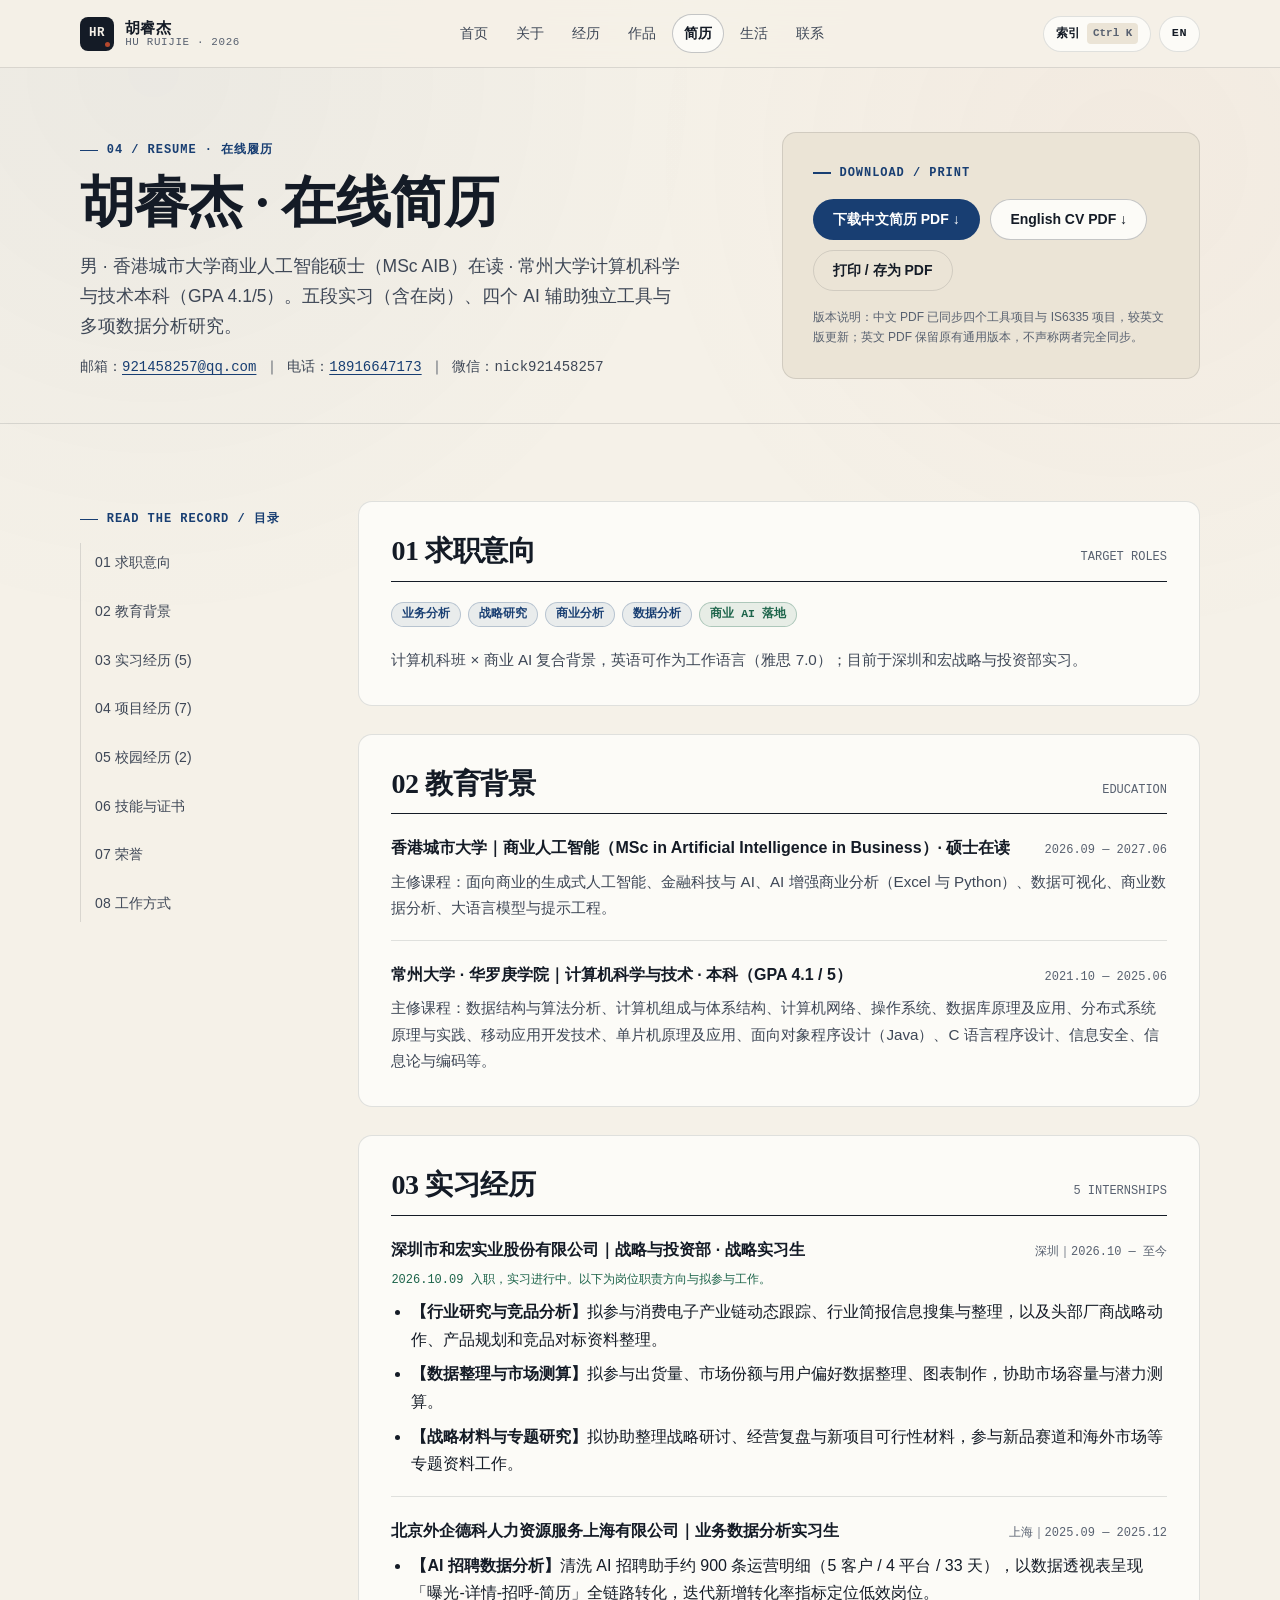
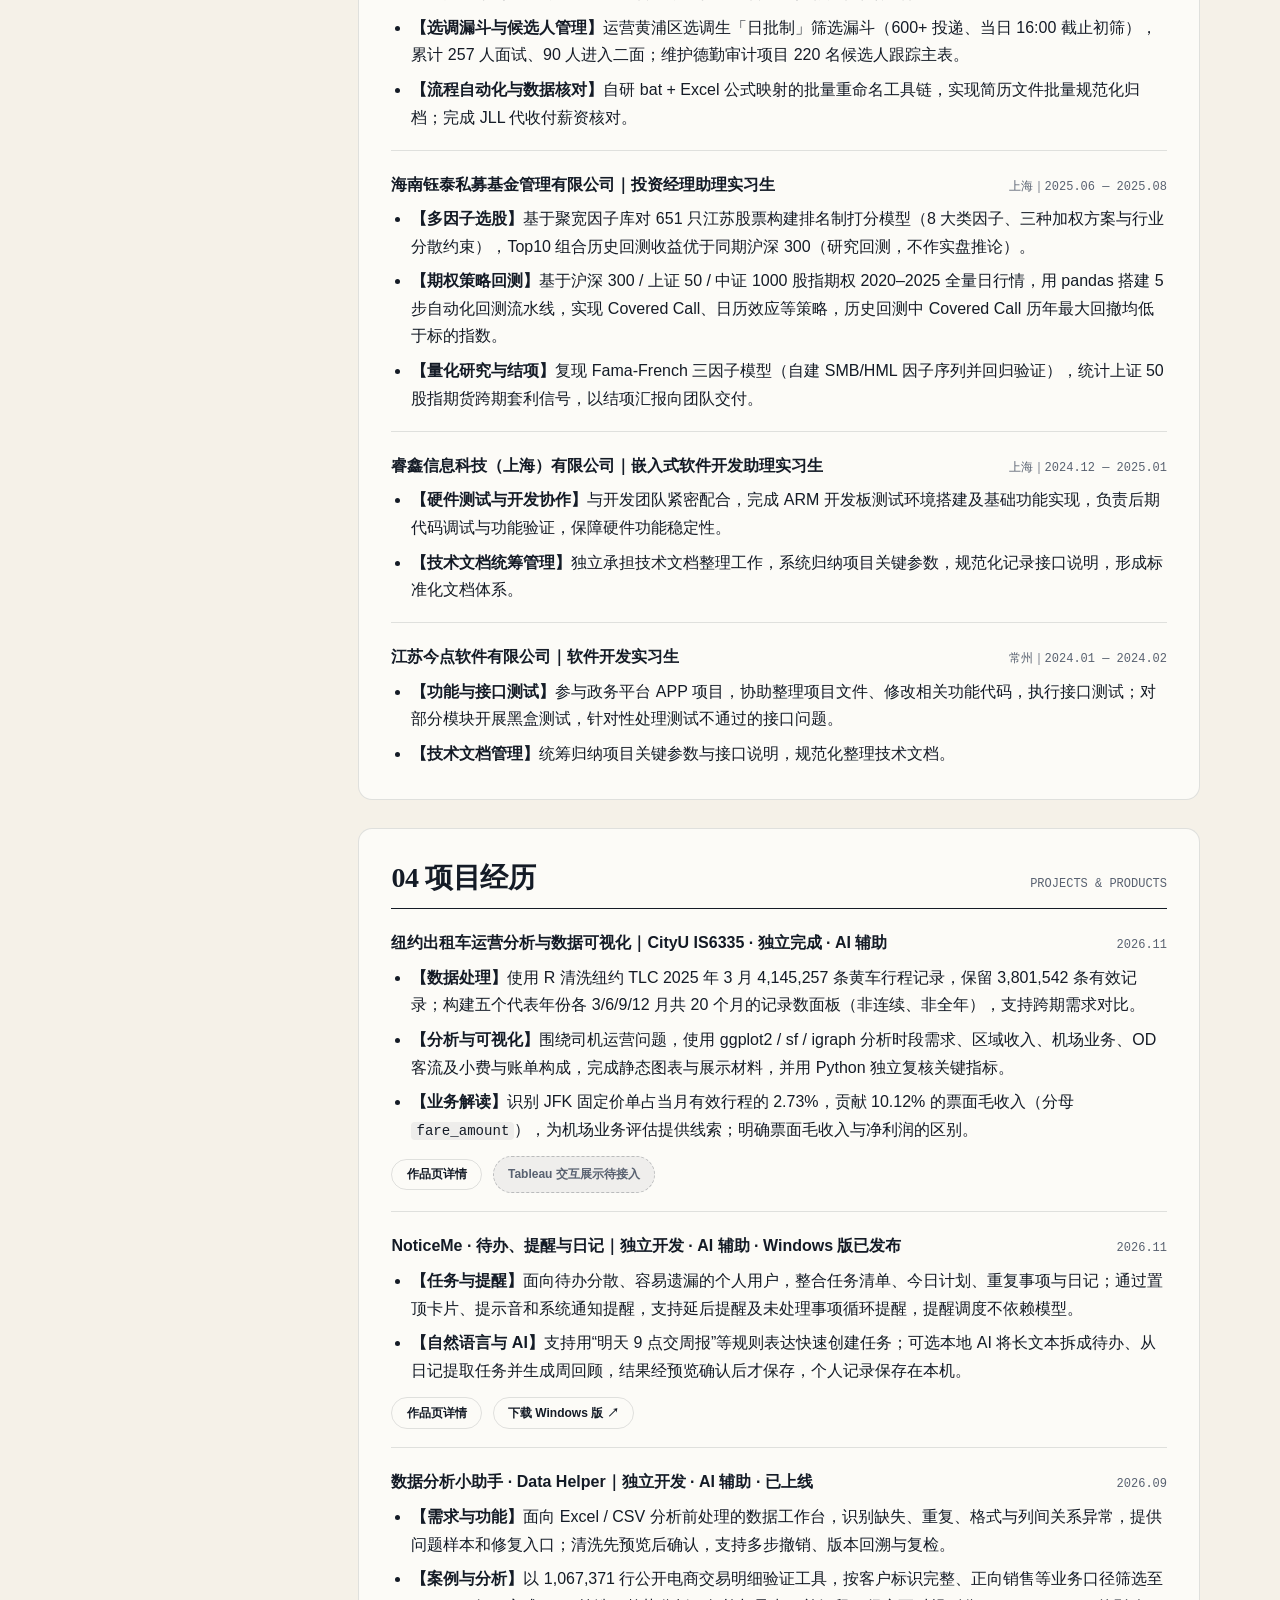
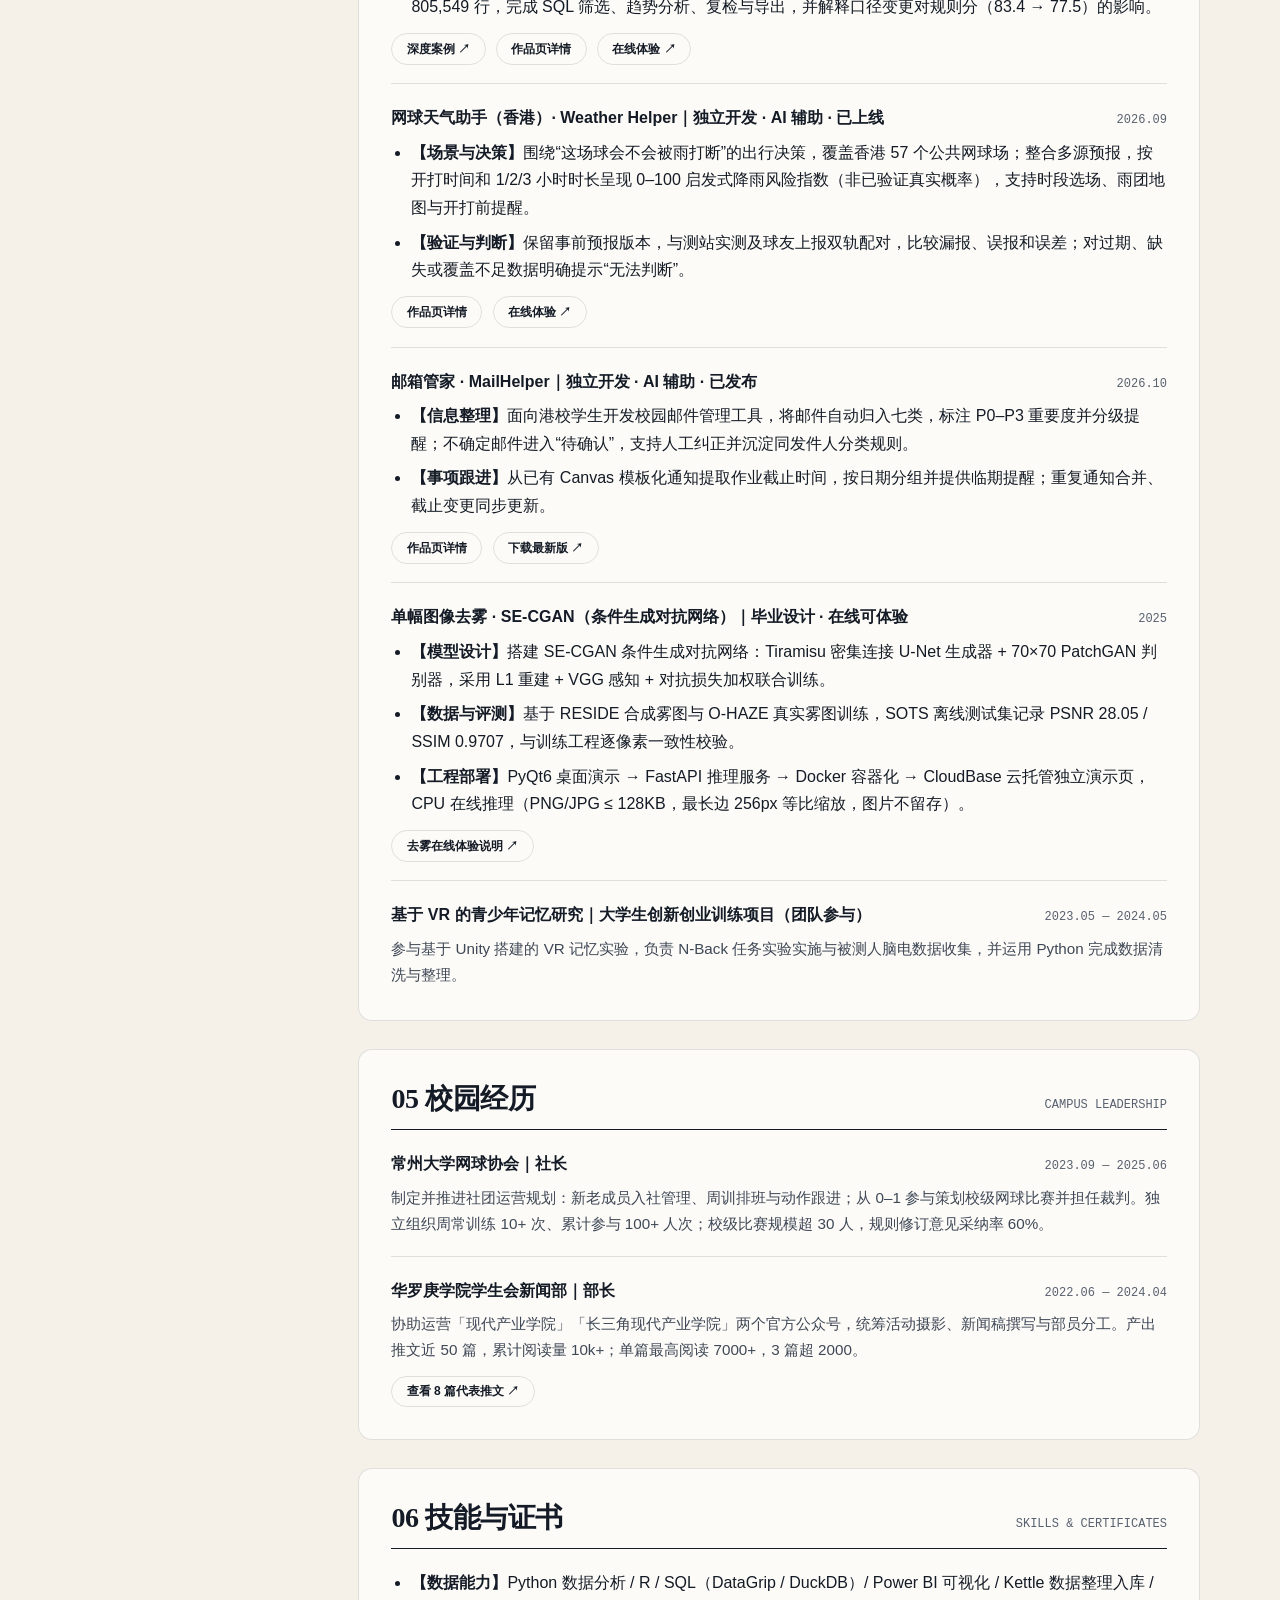
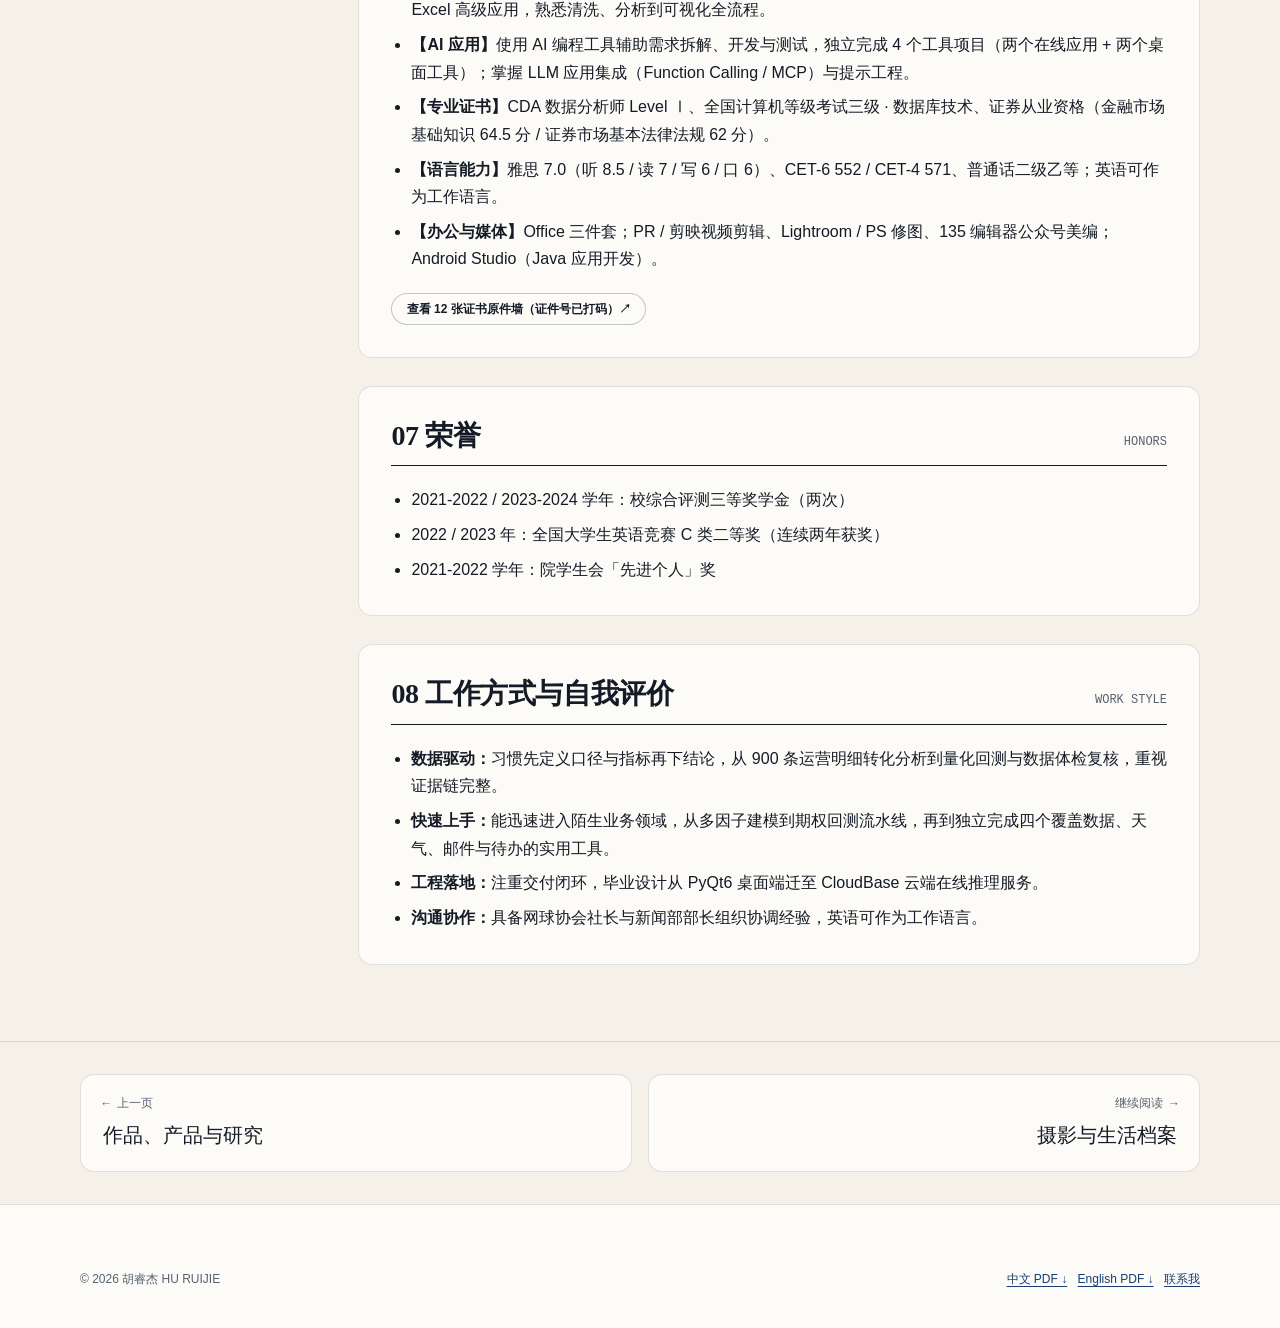
<file: site/cv.html>
<!DOCTYPE html>
<html lang="zh-CN">
<head>
  <meta charset="utf-8" />
  <meta name="viewport" content="width=device-width, initial-scale=1" />
  <title>在线简历 CV · 胡睿杰 HU RUIJIE</title>
  <meta name="description" content="胡睿杰在线履历与 PDF 简历下载：求职意向、香港城市大学 MSc AIB 与常州大学计科教育背景、五段实习、六个项目经历、校园经历、技能证书与荣誉。" />
  <link rel="icon" type="image/svg+xml" href="favicon.svg" />
  <link rel="stylesheet" href="css/tokens.css?v=20261120" />
  <link rel="stylesheet" href="css/base.css?v=20261120" />
  <link rel="stylesheet" href="css/layout.css?v=20261120" />
  <link rel="stylesheet" href="css/components.css?v=20261120" />
  <link rel="stylesheet" href="css/pages.css?v=20261120" />
</head>
<body>
  <a class="skip-link" href="#main">跳到正文内容</a>

  <header class="site-header">
    <div class="container site-header__inner">
      <a class="brand-mark" href="index.html">
        <span class="brand-mark__monogram" aria-hidden="true">HR</span>
        <span class="brand-mark__text">
          <span class="brand-mark__name">胡睿杰</span>
          <span class="brand-mark__sub">HU RUIJIE · 2026</span>
        </span>
      </a>
      <nav class="site-nav" aria-label="主导航">
        <a class="site-nav__link" href="index.html">首页</a>
        <a class="site-nav__link" href="about.html">关于</a>
        <a class="site-nav__link" href="experience.html">经历</a>
        <a class="site-nav__link" href="works.html">作品</a>
        <a class="site-nav__link" href="cv.html" aria-current="page">简历</a>
        <a class="site-nav__link" href="life.html">生活</a>
        <a class="site-nav__link" href="contact.html">联系</a>
      </nav>
      <div class="header-actions">
        <button type="button" class="icon-btn" data-cmd-open aria-label="站内快速索引">
          <span>索引</span>
          <kbd class="icon-btn__kbd">Ctrl K</kbd>
        </button>
        <a class="icon-btn lang-pill" href="en.html" lang="en">EN</a>
        <button type="button" class="menu-toggle" data-drawer-open aria-expanded="false" aria-controls="mobile-drawer" aria-label="打开导航菜单">
          <svg width="18" height="18" viewBox="0 0 18 18" fill="none" aria-hidden="true">
            <path d="M2.5 4.5h13M2.5 9h13M2.5 13.5h13" stroke="currentColor" stroke-width="1.6" stroke-linecap="round"/>
          </svg>
        </button>
      </div>
    </div>
  </header>

  <div class="mobile-drawer" id="mobile-drawer" hidden>
    <div class="mobile-drawer__panel" role="dialog" aria-modal="true" aria-label="移动端导航">
      <div class="mobile-drawer__head">
        <span class="brand-mark__name">胡睿杰 · HU RUIJIE</span>
        <button type="button" class="icon-btn" data-drawer-close>关闭</button>
      </div>
      <nav class="mobile-drawer__nav" aria-label="移动端主导航">
        <a class="mobile-drawer__link" href="index.html"><span>首页</span><span class="mono">00</span></a>
        <a class="mobile-drawer__link" href="about.html"><span>关于我</span><span class="mono">01</span></a>
        <a class="mobile-drawer__link" href="experience.html"><span>实习与校园经历</span><span class="mono">02</span></a>
        <a class="mobile-drawer__link" href="works.html"><span>作品与研究</span><span class="mono">03</span></a>
        <a class="mobile-drawer__link" href="cv.html" aria-current="page"><span>在线简历</span><span class="mono">04</span></a>
        <a class="mobile-drawer__link" href="life.html"><span>摄影与生活</span><span class="mono">05</span></a>
        <a class="mobile-drawer__link" href="contact.html"><span>联系我</span><span class="mono">06</span></a>
        <a class="mobile-drawer__link" href="en.html" lang="en"><span>English Brief</span><span class="mono">EN</span></a>
      </nav>
    </div>
  </div>

  <main id="main">
    <section class="page-hero">
      <div class="container">
        <div class="page-hero__grid page-hero__grid--split">
          <div>
            <span class="eyebrow">04 / RESUME · 在线履历</span>
            <h1 class="page-hero__title">胡睿杰 · 在线简历</h1>
            <p class="page-hero__lead">
              男 · 香港城市大学商业人工智能硕士（MSc AIB）在读 · 常州大学计算机科学与技术本科（GPA 4.1/5）。五段实习（含在岗）、四个 AI 辅助独立工具与多项数据分析研究。
            </p>
            <p class="mono" style="margin-top:0.85rem;font-size:var(--text-sm);color:var(--ink-secondary);">
              邮箱：<a href="mailto:921458257@qq.com">921458257@qq.com</a> ｜ 电话：<a href="tel:18916647173">18916647173</a> ｜ 微信：nick921458257
            </p>
          </div>
          <div class="card card--flat no-print">
            <span class="eyebrow">DOWNLOAD / PRINT</span>
            <div class="btn-group">
              <a class="btn btn--primary" href="assets/resume.pdfx" download="胡睿杰-简历-2026.pdf">下载中文简历 PDF ↓</a>
              <a class="btn btn--secondary" href="assets/resume-en.pdfx" download="HuRuijie-Resume-2026.pdf">English CV PDF ↓</a>
              <button type="button" class="btn btn--ghost" data-print-page>打印 / 存为 PDF</button>
            </div>
            <p style="font-size:var(--text-xs);color:var(--ink-muted);">
              版本说明：中文 PDF 已同步四个工具项目与 IS6335 项目，较英文版更新；英文 PDF 保留原有通用版本，不声称两者完全同步。
            </p>
          </div>
        </div>
      </div>
    </section>

    <section class="section">
      <div class="container">
        <div class="split-sidebar">
          <aside class="sticky-col no-print" aria-label="简历目录">
            <div class="eyebrow" style="margin-bottom:0.85rem;">READ THE RECORD / 目录</div>
            <ul class="toc-list">
              <li><a href="#resume-intent">01 求职意向</a></li>
              <li><a href="#education">02 教育背景</a></li>
              <li><a href="#internships">03 实习经历 (5)</a></li>
              <li><a href="#projects">04 项目经历 (7)</a></li>
              <li><a href="#campus">05 校园经历 (2)</a></li>
              <li><a href="#skills">06 技能与证书</a></li>
              <li><a href="#honors">07 荣誉</a></li>
              <li><a href="#approach">08 工作方式</a></li>
            </ul>
          </aside>

          <div class="cv-sheet">
            <!-- 01 Intent -->
            <section class="cv-section" id="resume-intent">
              <div class="cv-section__head">
                <h2 style="font-family:var(--font-serif);font-size:var(--text-xl);">01 求职意向</h2>
                <span class="mono" style="font-size:var(--text-xs);color:var(--ink-muted);">TARGET ROLES</span>
              </div>
              <div class="badge-row">
                <span class="badge badge--cobalt">业务分析</span>
                <span class="badge badge--cobalt">战略研究</span>
                <span class="badge badge--cobalt">商业分析</span>
                <span class="badge badge--cobalt">数据分析</span>
                <span class="badge badge--court">商业 AI 落地</span>
              </div>
              <p class="card__body">计算机科班 × 商业 AI 复合背景，英语可作为工作语言（雅思 7.0）；目前于深圳和宏战略与投资部实习。</p>
            </section>

            <!-- 02 Education -->
            <section class="cv-section" id="education">
              <div class="cv-section__head">
                <h2 style="font-family:var(--font-serif);font-size:var(--text-xl);">02 教育背景</h2>
                <span class="mono" style="font-size:var(--text-xs);color:var(--ink-muted);">EDUCATION</span>
              </div>
              <div class="cv-entry">
                <div class="cv-entry__top">
                  <span class="cv-entry__title">香港城市大学｜商业人工智能（MSc in Artificial Intelligence in Business）· 硕士在读</span>
                  <span class="cv-entry__time">2026.09 — 2027.06</span>
                </div>
                <p class="card__body">主修课程：面向商业的生成式人工智能、金融科技与 AI、AI 增强商业分析（Excel 与 Python）、数据可视化、商业数据分析、大语言模型与提示工程。</p>
              </div>
              <div class="cv-entry">
                <div class="cv-entry__top">
                  <span class="cv-entry__title">常州大学 · 华罗庚学院｜计算机科学与技术 · 本科（GPA 4.1 / 5）</span>
                  <span class="cv-entry__time">2021.10 — 2025.06</span>
                </div>
                <p class="card__body">主修课程：数据结构与算法分析、计算机组成与体系结构、计算机网络、操作系统、数据库原理及应用、分布式系统原理与实践、移动应用开发技术、单片机原理及应用、面向对象程序设计（Java）、C 语言程序设计、信息安全、信息论与编码等。</p>
              </div>
            </section>

            <!-- 03 Internships -->
            <section class="cv-section" id="internships">
              <div class="cv-section__head">
                <h2 style="font-family:var(--font-serif);font-size:var(--text-xl);">03 实习经历</h2>
                <span class="mono" style="font-size:var(--text-xs);color:var(--ink-muted);">5 INTERNSHIPS</span>
              </div>

              <div class="cv-entry">
                <div class="cv-entry__top">
                  <span class="cv-entry__title">深圳市和宏实业股份有限公司｜战略与投资部 · 战略实习生</span>
                  <span class="cv-entry__time">深圳｜2026.10 — 至今</span>
                </div>
                <p class="mono" style="font-size:var(--text-xs);color:var(--accent-court);">2026.10.09 入职，实习进行中。以下为岗位职责方向与拟参与工作。</p>
                <ul>
                  <li><strong>【行业研究与竞品分析】</strong>拟参与消费电子产业链动态跟踪、行业简报信息搜集与整理，以及头部厂商战略动作、产品规划和竞品对标资料整理。</li>
                  <li><strong>【数据整理与市场测算】</strong>拟参与出货量、市场份额与用户偏好数据整理、图表制作，协助市场容量与潜力测算。</li>
                  <li><strong>【战略材料与专题研究】</strong>拟协助整理战略研讨、经营复盘与新项目可行性材料，参与新品赛道和海外市场等专题资料工作。</li>
                </ul>
              </div>

              <div class="cv-entry">
                <div class="cv-entry__top">
                  <span class="cv-entry__title">北京外企德科人力资源服务上海有限公司｜业务数据分析实习生</span>
                  <span class="cv-entry__time">上海｜2025.09 — 2025.12</span>
                </div>
                <ul>
                  <li><strong>【AI 招聘数据分析】</strong>清洗 AI 招聘助手约 900 条运营明细（5 客户 / 4 平台 / 33 天），以数据透视表呈现「曝光-详情-招呼-简历」全链路转化，迭代新增转化率指标定位低效岗位。</li>
                  <li><strong>【选调漏斗与候选人管理】</strong>运营黄浦区选调生「日批制」筛选漏斗（600+ 投递、当日 16:00 截止初筛），累计 257 人面试、90 人进入二面；维护德勤审计项目 220 名候选人跟踪主表。</li>
                  <li><strong>【流程自动化与数据核对】</strong>自研 bat + Excel 公式映射的批量重命名工具链，实现简历文件批量规范化归档；完成 JLL 代收付薪资核对。</li>
                </ul>
              </div>

              <div class="cv-entry">
                <div class="cv-entry__top">
                  <span class="cv-entry__title">海南钰泰私募基金管理有限公司｜投资经理助理实习生</span>
                  <span class="cv-entry__time">上海｜2025.06 — 2025.08</span>
                </div>
                <ul>
                  <li><strong>【多因子选股】</strong>基于聚宽因子库对 651 只江苏股票构建排名制打分模型（8 大类因子、三种加权方案与行业分散约束），Top10 组合历史回测收益优于同期沪深 300（研究回测，不作实盘推论）。</li>
                  <li><strong>【期权策略回测】</strong>基于沪深 300 / 上证 50 / 中证 1000 股指期权 2020–2025 全量日行情，用 pandas 搭建 5 步自动化回测流水线，实现 Covered Call、日历效应等策略，历史回测中 Covered Call 历年最大回撤均低于标的指数。</li>
                  <li><strong>【量化研究与结项】</strong>复现 Fama-French 三因子模型（自建 SMB/HML 因子序列并回归验证），统计上证 50 股指期货跨期套利信号，以结项汇报向团队交付。</li>
                </ul>
              </div>

              <div class="cv-entry">
                <div class="cv-entry__top">
                  <span class="cv-entry__title">睿鑫信息科技（上海）有限公司｜嵌入式软件开发助理实习生</span>
                  <span class="cv-entry__time">上海｜2024.12 — 2025.01</span>
                </div>
                <ul>
                  <li><strong>【硬件测试与开发协作】</strong>与开发团队紧密配合，完成 ARM 开发板测试环境搭建及基础功能实现，负责后期代码调试与功能验证，保障硬件功能稳定性。</li>
                  <li><strong>【技术文档统筹管理】</strong>独立承担技术文档整理工作，系统归纳项目关键参数，规范化记录接口说明，形成标准化文档体系。</li>
                </ul>
              </div>

              <div class="cv-entry">
                <div class="cv-entry__top">
                  <span class="cv-entry__title">江苏今点软件有限公司｜软件开发实习生</span>
                  <span class="cv-entry__time">常州｜2024.01 — 2024.02</span>
                </div>
                <ul>
                  <li><strong>【功能与接口测试】</strong>参与政务平台 APP 项目，协助整理项目文件、修改相关功能代码，执行接口测试；对部分模块开展黑盒测试，针对性处理测试不通过的接口问题。</li>
                  <li><strong>【技术文档管理】</strong>统筹归纳项目关键参数与接口说明，规范化整理技术文档。</li>
                </ul>
              </div>
            </section>

            <!-- 04 Projects -->
            <section class="cv-section" id="projects">
              <div class="cv-section__head">
                <h2 style="font-family:var(--font-serif);font-size:var(--text-xl);">04 项目经历</h2>
                <span class="mono" style="font-size:var(--text-xs);color:var(--ink-muted);">PROJECTS &amp; PRODUCTS</span>
              </div>

              <div class="cv-entry">
                <div class="cv-entry__top">
                  <span class="cv-entry__title">纽约出租车运营分析与数据可视化｜CityU IS6335 · 独立完成 · AI 辅助</span>
                  <span class="cv-entry__time">2026.11</span>
                </div>
                <ul>
                  <li><strong>【数据处理】</strong>使用 R 清洗纽约 TLC 2025 年 3 月 4,145,257 条黄车行程记录，保留 3,801,542 条有效记录；构建五个代表年份各 3/6/9/12 月共 20 个月的记录数面板（非连续、非全年），支持跨期需求对比。</li>
                  <li><strong>【分析与可视化】</strong>围绕司机运营问题，使用 ggplot2 / sf / igraph 分析时段需求、区域收入、机场业务、OD 客流及小费与账单构成，完成静态图表与展示材料，并用 Python 独立复核关键指标。</li>
                  <li><strong>【业务解读】</strong>识别 JFK 固定价单占当月有效行程的 2.73%，贡献 10.12% 的票面毛收入（分母 <code>fare_amount</code>），为机场业务评估提供线索；明确票面毛收入与净利润的区别。</li>
                </ul>
                <div class="btn-group no-print" style="margin-top:0.35rem;">
                  <a class="btn btn--ghost btn--sm" href="works.html#nyc-taxi">作品页详情</a>
                  <span data-service-slot="TAXI_TABLEAU_URL" data-active-label="Tableau 交互展示 ↗" data-pending-label="Tableau 交互展示待接入" data-link-class="btn btn--primary btn--sm">
                    <span class="service-pending" aria-disabled="true">Tableau 交互展示待接入</span>
                  </span>
                </div>
              </div>

              <div class="cv-entry">
                <div class="cv-entry__top">
                  <span class="cv-entry__title">NoticeMe · 待办、提醒与日记｜独立开发 · AI 辅助 · Windows 版已发布</span>
                  <span class="cv-entry__time">2026.11</span>
                </div>
                <ul>
                  <li><strong>【任务与提醒】</strong>面向待办分散、容易遗漏的个人用户，整合任务清单、今日计划、重复事项与日记；通过置顶卡片、提示音和系统通知提醒，支持延后提醒及未处理事项循环提醒，提醒调度不依赖模型。</li>
                  <li><strong>【自然语言与 AI】</strong>支持用“明天 9 点交周报”等规则表达快速创建任务；可选本地 AI 将长文本拆成待办、从日记提取任务并生成周回顾，结果经预览确认后才保存，个人记录保存在本机。</li>
                </ul>
                <div class="btn-group no-print" style="margin-top:0.35rem;">
                  <a class="btn btn--ghost btn--sm" href="works.html#noticeme">作品页详情</a>
                  <a class="btn btn--ghost btn--sm" href="https://github.com/tendernessnick/noticeme/releases/latest" target="_blank" rel="noopener noreferrer">下载 Windows 版 ↗</a>
                </div>
              </div>

              <div class="cv-entry">
                <div class="cv-entry__top">
                  <span class="cv-entry__title">数据分析小助手 · Data Helper｜独立开发 · AI 辅助 · 已上线</span>
                  <span class="cv-entry__time">2026.09</span>
                </div>
                <ul>
                  <li><strong>【需求与功能】</strong>面向 Excel / CSV 分析前处理的数据工作台，识别缺失、重复、格式与列间关系异常，提供问题样本和修复入口；清洗先预览后确认，支持多步撤销、版本回溯与复检。</li>
                  <li><strong>【案例与分析】</strong>以 1,067,371 行公开电商交易明细验证工具，按客户标识完整、正向销售等业务口径筛选至 805,549 行，完成 SQL 筛选、趋势分析、复检与导出，并解释口径变更对规则分（83.4 → 77.5）的影响。</li>
                </ul>
                <div class="btn-group no-print" style="margin-top:0.35rem;">
                  <a class="btn btn--ghost btn--sm" href="data-case.html">深度案例 ↗</a>
                  <a class="btn btn--ghost btn--sm" href="works.html#data-helper">作品页详情</a>
                  <span data-service-slot="DATAHELPER_DEMO_URL" data-active-label="在线体验 ↗" data-pending-label="应用维护中" data-link-class="btn btn--ghost btn--sm">
                    <a class="btn btn--ghost btn--sm" href="https://data-helper1-312215-10-1477032709.sh.run.tcloudbase.com/" target="_blank" rel="noopener noreferrer">在线体验 ↗</a>
                  </span>
                </div>
              </div>

              <div class="cv-entry">
                <div class="cv-entry__top">
                  <span class="cv-entry__title">网球天气助手（香港）· Weather Helper｜独立开发 · AI 辅助 · 已上线</span>
                  <span class="cv-entry__time">2026.09</span>
                </div>
                <ul>
                  <li><strong>【场景与决策】</strong>围绕“这场球会不会被雨打断”的出行决策，覆盖香港 57 个公共网球场；整合多源预报，按开打时间和 1/2/3 小时时长呈现 0–100 启发式降雨风险指数（非已验证真实概率），支持时段选场、雨团地图与开打前提醒。</li>
                  <li><strong>【验证与判断】</strong>保留事前预报版本，与测站实测及球友上报双轨配对，比较漏报、误报和误差；对过期、缺失或覆盖不足数据明确提示“无法判断”。</li>
                </ul>
                <div class="btn-group no-print" style="margin-top:0.35rem;">
                  <a class="btn btn--ghost btn--sm" href="works.html#weather-helper">作品页详情</a>
                  <span data-service-slot="WEATHER_APP_URL" data-active-label="在线体验 ↗" data-pending-label="应用维护中" data-link-class="btn btn--ghost btn--sm">
                    <a class="btn btn--ghost btn--sm" href="https://weather-helper-312215-10-1477032709.sh.run.tcloudbase.com/" target="_blank" rel="noopener noreferrer">在线体验 ↗</a>
                  </span>
                </div>
              </div>

              <div class="cv-entry">
                <div class="cv-entry__top">
                  <span class="cv-entry__title">邮箱管家 · MailHelper｜独立开发 · AI 辅助 · 已发布</span>
                  <span class="cv-entry__time">2026.10</span>
                </div>
                <ul>
                  <li><strong>【信息整理】</strong>面向港校学生开发校园邮件管理工具，将邮件自动归入七类，标注 P0–P3 重要度并分级提醒；不确定邮件进入“待确认”，支持人工纠正并沉淀同发件人分类规则。</li>
                  <li><strong>【事项跟进】</strong>从已有 Canvas 模板化通知提取作业截止时间，按日期分组并提供临期提醒；重复通知合并、截止变更同步更新。</li>
                </ul>
                <div class="btn-group no-print" style="margin-top:0.35rem;">
                  <a class="btn btn--ghost btn--sm" href="works.html#mail-helper">作品页详情</a>
                  <a class="btn btn--ghost btn--sm" href="https://github.com/tendernessnick/mail_helper/releases/latest" target="_blank" rel="noopener noreferrer">下载最新版 ↗</a>
                </div>
              </div>

              <div class="cv-entry">
                <div class="cv-entry__top">
                  <span class="cv-entry__title">单幅图像去雾 · SE-CGAN（条件生成对抗网络）｜毕业设计 · 在线可体验</span>
                  <span class="cv-entry__time">2025</span>
                </div>
                <ul>
                  <li><strong>【模型设计】</strong>搭建 SE-CGAN 条件生成对抗网络：Tiramisu 密集连接 U-Net 生成器 + 70×70 PatchGAN 判别器，采用 L1 重建 + VGG 感知 + 对抗损失加权联合训练。</li>
                  <li><strong>【数据与评测】</strong>基于 RESIDE 合成雾图与 O-HAZE 真实雾图训练，SOTS 离线测试集记录 PSNR 28.05 / SSIM 0.9707，与训练工程逐像素一致性校验。</li>
                  <li><strong>【工程部署】</strong>PyQt6 桌面演示 → FastAPI 推理服务 → Docker 容器化 → CloudBase 云托管独立演示页，CPU 在线推理（PNG/JPG ≤ 128KB，最长边 256px 等比缩放，图片不留存）。</li>
                </ul>
                <div class="btn-group no-print" style="margin-top:0.35rem;">
                  <a class="btn btn--ghost btn--sm" href="dehaze.html">去雾在线体验说明 ↗</a>
                </div>
              </div>

              <div class="cv-entry">
                <div class="cv-entry__top">
                  <span class="cv-entry__title">基于 VR 的青少年记忆研究｜大学生创新创业训练项目（团队参与）</span>
                  <span class="cv-entry__time">2023.05 — 2024.05</span>
                </div>
                <p class="card__body">参与基于 Unity 搭建的 VR 记忆实验，负责 N-Back 任务实验实施与被测人脑电数据收集，并运用 Python 完成数据清洗与整理。</p>
              </div>
            </section>

            <!-- 05 Campus -->
            <section class="cv-section" id="campus">
              <div class="cv-section__head">
                <h2 style="font-family:var(--font-serif);font-size:var(--text-xl);">05 校园经历</h2>
                <span class="mono" style="font-size:var(--text-xs);color:var(--ink-muted);">CAMPUS LEADERSHIP</span>
              </div>
              <div class="cv-entry">
                <div class="cv-entry__top">
                  <span class="cv-entry__title">常州大学网球协会｜社长</span>
                  <span class="cv-entry__time">2023.09 — 2025.06</span>
                </div>
                <p class="card__body">制定并推进社团运营规划：新老成员入社管理、周训排班与动作跟进；从 0–1 参与策划校级网球比赛并担任裁判。独立组织周常训练 10+ 次、累计参与 100+ 人次；校级比赛规模超 30 人，规则修订意见采纳率 60%。</p>
              </div>
              <div class="cv-entry">
                <div class="cv-entry__top">
                  <span class="cv-entry__title">华罗庚学院学生会新闻部｜部长</span>
                  <span class="cv-entry__time">2022.06 — 2024.04</span>
                </div>
                <p class="card__body">协助运营「现代产业学院」「长三角现代产业学院」两个官方公众号，统筹活动摄影、新闻稿撰写与部员分工。产出推文近 50 篇，累计阅读量 10k+；单篇最高阅读 7000+，3 篇超 2000。</p>
                <div class="btn-group no-print" style="margin-top:0.3rem;">
                  <a class="btn btn--ghost btn--sm" href="works.html#wx">查看 8 篇代表推文 ↗</a>
                </div>
              </div>
            </section>

            <!-- 06 Skills & Certs -->
            <section class="cv-section" id="skills">
              <div class="cv-section__head">
                <h2 style="font-family:var(--font-serif);font-size:var(--text-xl);">06 技能与证书</h2>
                <span class="mono" style="font-size:var(--text-xs);color:var(--ink-muted);">SKILLS &amp; CERTIFICATES</span>
              </div>
              <ul>
                <li><strong>【数据能力】</strong>Python 数据分析 / R / SQL（DataGrip / DuckDB）/ Power BI 可视化 / Kettle 数据整理入库 / Excel 高级应用，熟悉清洗、分析到可视化全流程。</li>
                <li><strong>【AI 应用】</strong>使用 AI 编程工具辅助需求拆解、开发与测试，独立完成 4 个工具项目（两个在线应用 + 两个桌面工具）；掌握 LLM 应用集成（Function Calling / MCP）与提示工程。</li>
                <li><strong>【专业证书】</strong>CDA 数据分析师 Level Ⅰ、全国计算机等级考试三级 · 数据库技术、证券从业资格（金融市场基础知识 64.5 分 / 证券市场基本法律法规 62 分）。</li>
                <li><strong>【语言能力】</strong>雅思 7.0（听 8.5 / 读 7 / 写 6 / 口 6）、CET-6 552 / CET-4 571、普通话二级乙等；英语可作为工作语言。</li>
                <li><strong>【办公与媒体】</strong>Office 三件套；PR / 剪映视频剪辑、Lightroom / PS 修图、135 编辑器公众号美编；Android Studio（Java 应用开发）。</li>
              </ul>
              <div class="no-print">
                <a class="btn btn--secondary btn--sm" href="works.html#certs">查看 12 张证书原件墙（证件号已打码）↗</a>
              </div>
            </section>

            <!-- 07 Honors -->
            <section class="cv-section" id="honors">
              <div class="cv-section__head">
                <h2 style="font-family:var(--font-serif);font-size:var(--text-xl);">07 荣誉</h2>
                <span class="mono" style="font-size:var(--text-xs);color:var(--ink-muted);">HONORS</span>
              </div>
              <ul>
                <li>2021-2022 / 2023-2024 学年：校综合评测三等奖学金（两次）</li>
                <li>2022 / 2023 年：全国大学生英语竞赛 C 类二等奖（连续两年获奖）</li>
                <li>2021-2022 学年：院学生会「先进个人」奖</li>
              </ul>
            </section>

            <!-- 08 Approach / Self-evaluation -->
            <section class="cv-section" id="approach">
              <div class="cv-section__head">
                <h2 style="font-family:var(--font-serif);font-size:var(--text-xl);">08 工作方式与自我评价</h2>
                <span class="mono" style="font-size:var(--text-xs);color:var(--ink-muted);">WORK STYLE</span>
              </div>
              <ul>
                <li><strong>数据驱动：</strong>习惯先定义口径与指标再下结论，从 900 条运营明细转化分析到量化回测与数据体检复核，重视证据链完整。</li>
                <li><strong>快速上手：</strong>能迅速进入陌生业务领域，从多因子建模到期权回测流水线，再到独立完成四个覆盖数据、天气、邮件与待办的实用工具。</li>
                <li><strong>工程落地：</strong>注重交付闭环，毕业设计从 PyQt6 桌面端迁至 CloudBase 云端在线推理服务。</li>
                <li><strong>沟通协作：</strong>具备网球协会社长与新闻部部长组织协调经验，英语可作为工作语言。</li>
              </ul>
            </section>
          </div>
        </div>
      </div>
    </section>

    <nav class="page-pager no-print" aria-label="页面前后跳转">
      <div class="container page-pager__inner">
        <a class="pager-card" href="works.html">
          <span class="pager-card__kicker">← 上一页</span>
          <span class="pager-card__title">作品、产品与研究</span>
        </a>
        <a class="pager-card pager-card--next" href="life.html">
          <span class="pager-card__kicker">继续阅读 →</span>
          <span class="pager-card__title">摄影与生活档案</span>
        </a>
      </div>
    </nav>
  </main>

  <footer class="site-footer">
    <div class="container">
      <div class="footer-bottom" style="margin-top:0;padding-top:0;border-top:0;">
        <span>© 2026 胡睿杰 HU RUIJIE</span>
        <div class="btn-group">
          <a href="assets/resume.pdfx" download="胡睿杰-简历-2026.pdf">中文 PDF ↓</a>
          <a href="assets/resume-en.pdfx" download="HuRuijie-Resume-2026.pdf">English PDF ↓</a>
          <a href="contact.html">联系我</a>
        </div>
      </div>
    </div>
  </footer>

  <script type="module" src="js/main.js?v=20261120"></script>
</body>
</html>
</file>
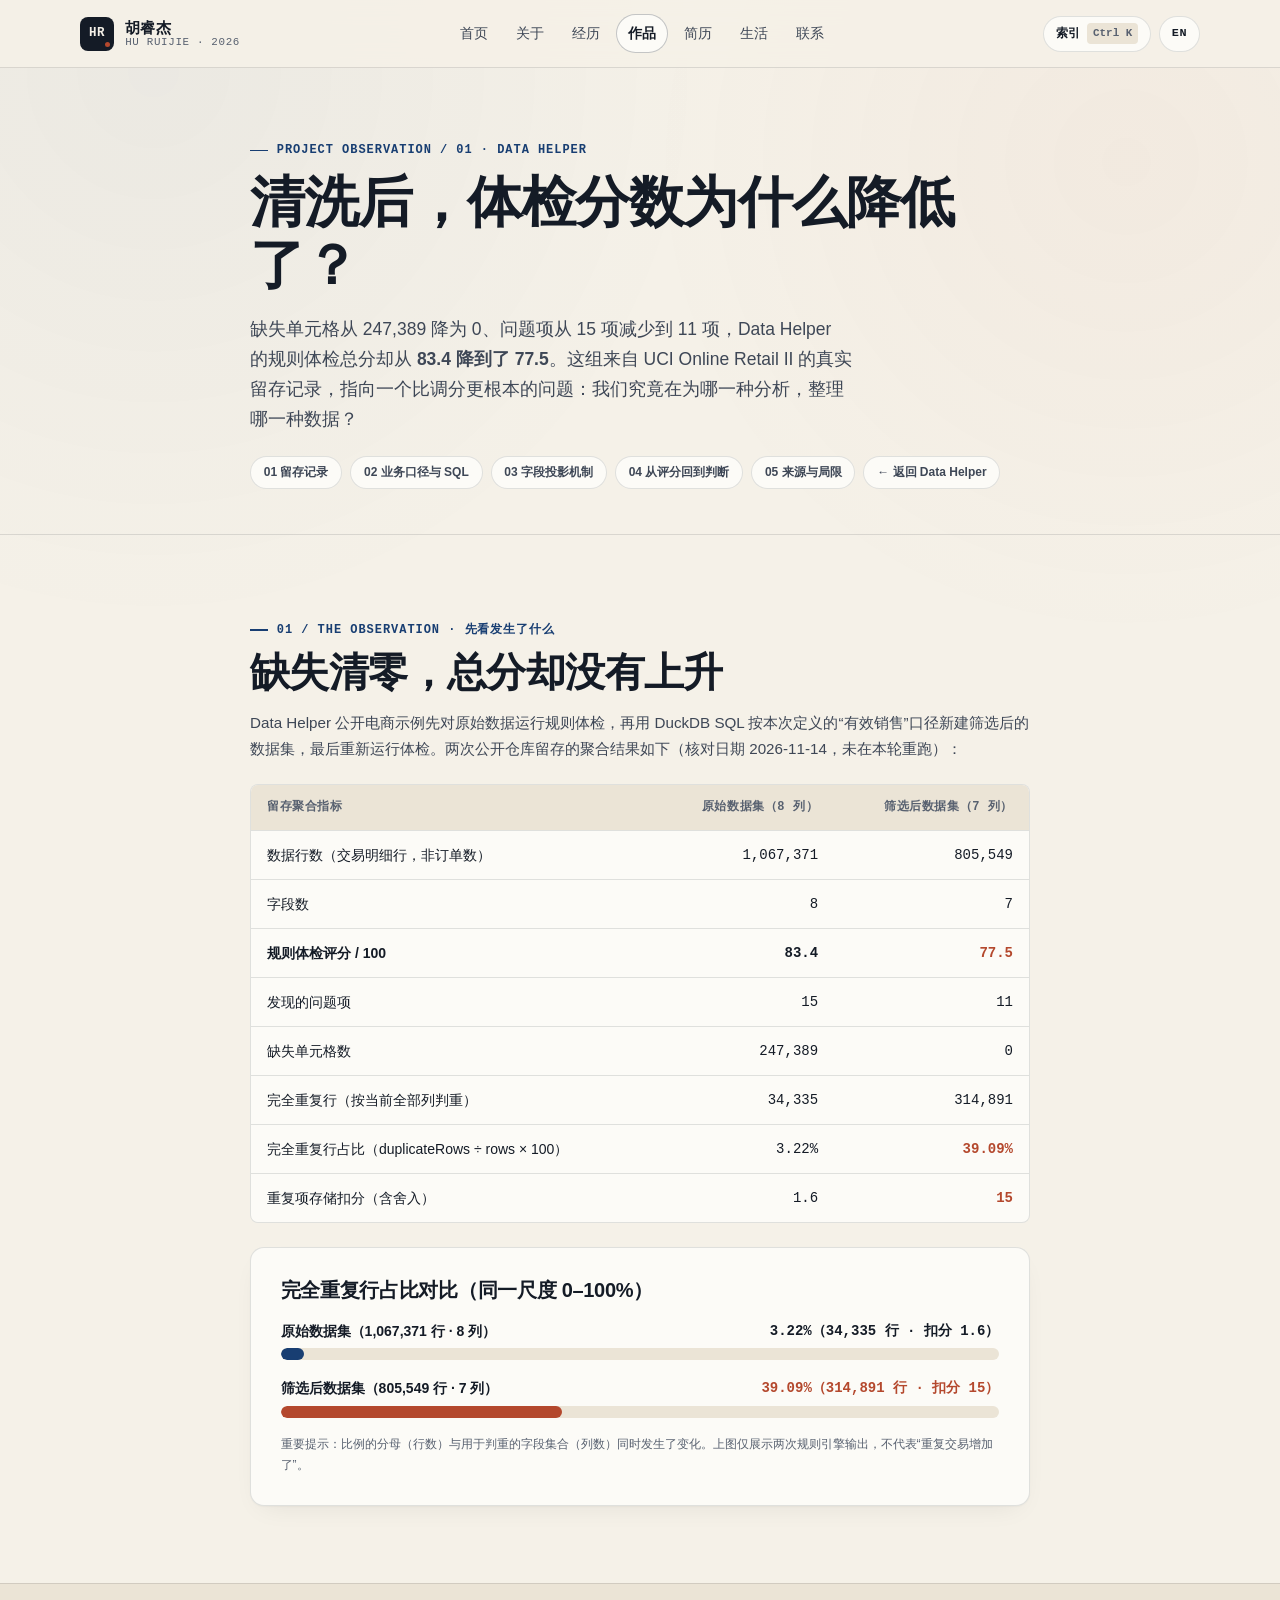
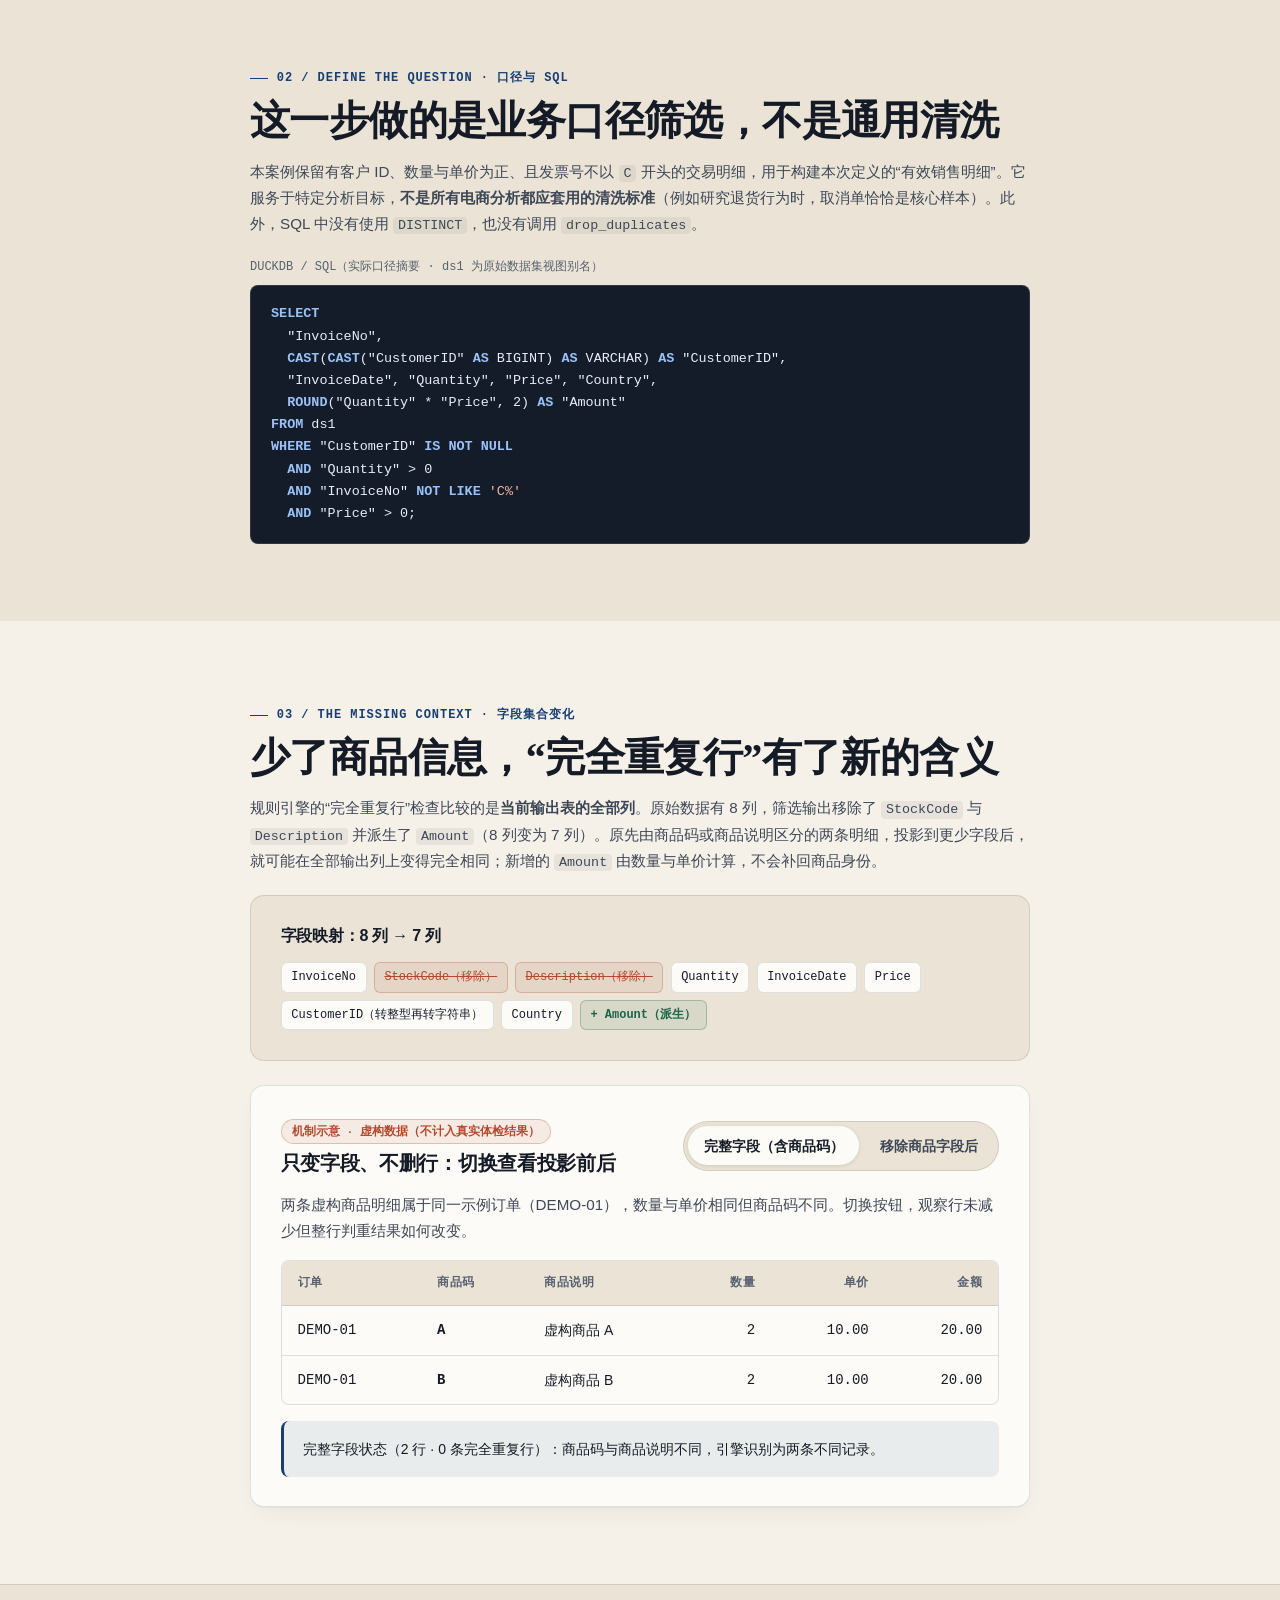
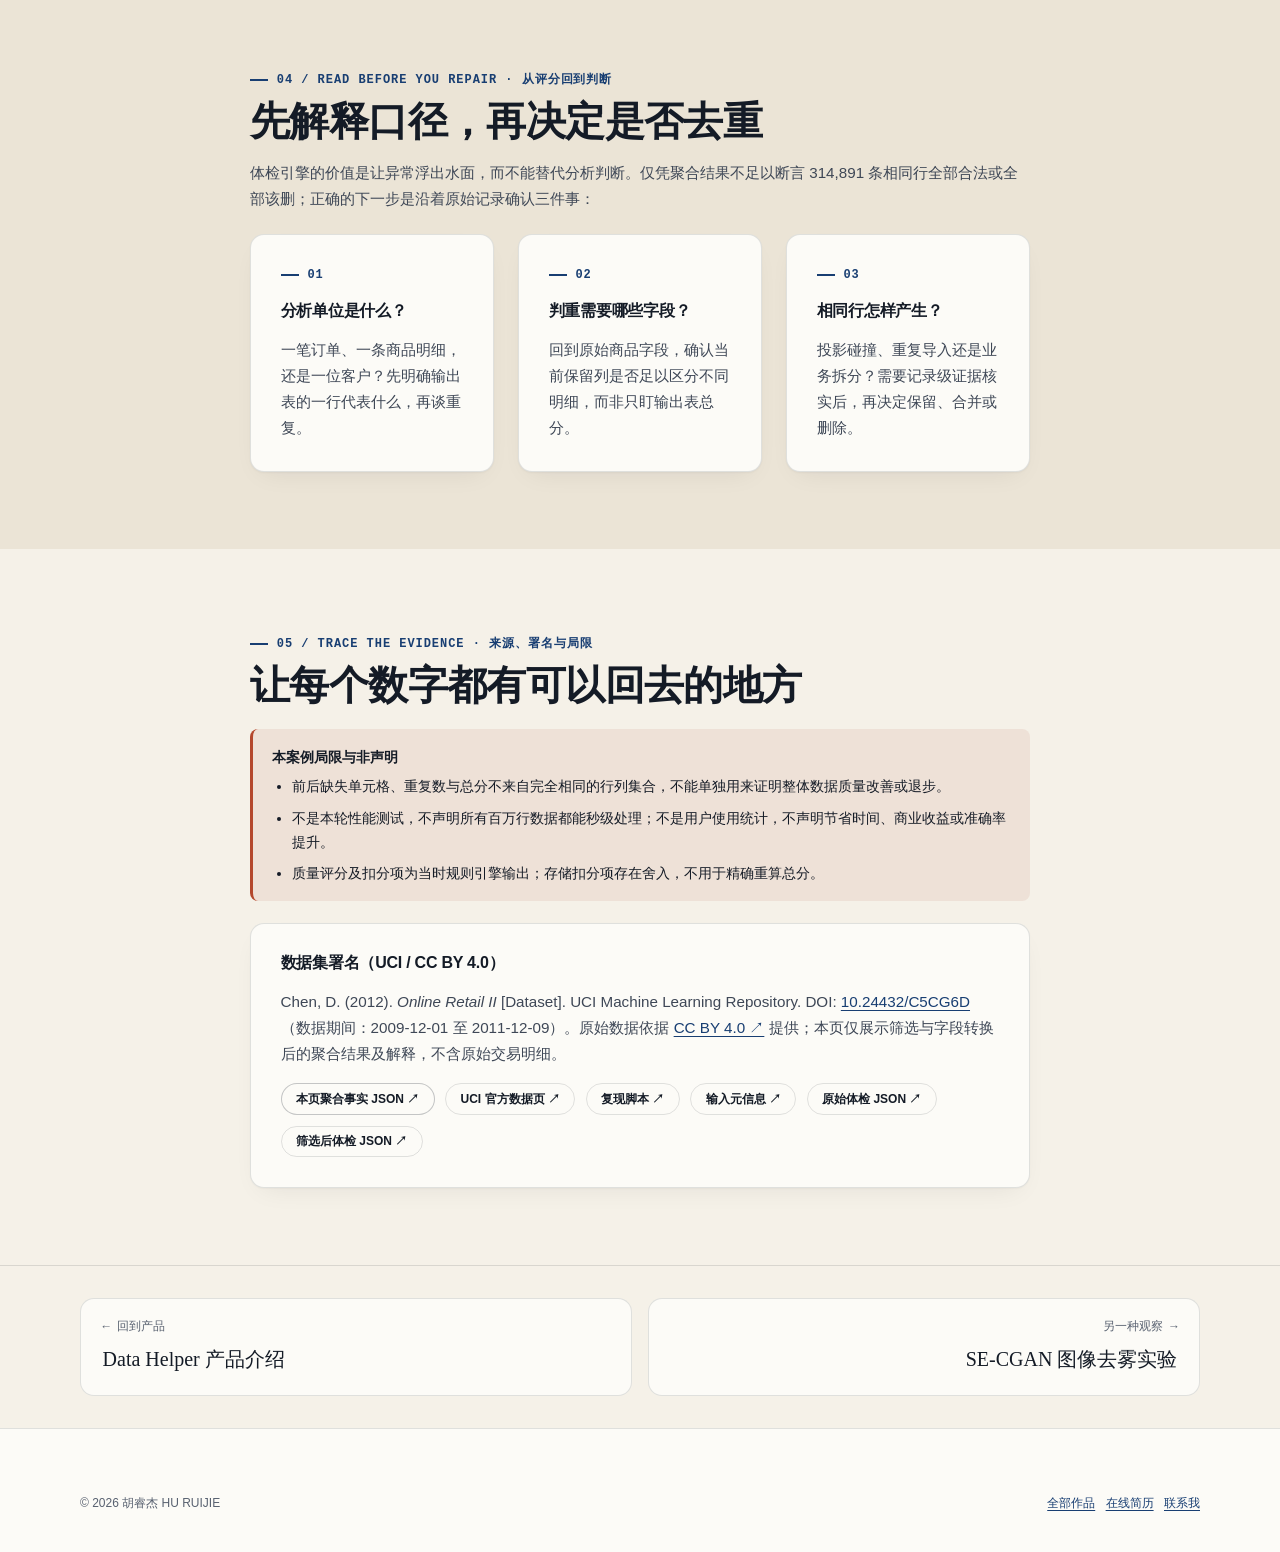
<file: site/data-case.html>
<!DOCTYPE html>
<html lang="zh-CN">
<head>
  <meta charset="utf-8" />
  <meta name="viewport" content="width=device-width, initial-scale=1" />
  <title>清洗后，体检分数为什么降低了？｜Data Helper 数据判断案例 · 胡睿杰</title>
  <meta name="description" content="基于 UCI Online Retail II（1,067,371 → 805,549 行）真实留存结果：为什么按有效销售口径筛选并移除商品字段后，Data Helper 规则评分从 83.4 下降到 77.5？" />
  <link rel="icon" type="image/svg+xml" href="favicon.svg" />
  <link rel="stylesheet" href="css/tokens.css?v=20261120" />
  <link rel="stylesheet" href="css/base.css?v=20261120" />
  <link rel="stylesheet" href="css/layout.css?v=20261120" />
  <link rel="stylesheet" href="css/components.css?v=20261120" />
  <link rel="stylesheet" href="css/pages.css?v=20261120" />
</head>
<body>
  <a class="skip-link" href="#main">跳到正文内容</a>

  <header class="site-header">
    <div class="container site-header__inner">
      <a class="brand-mark" href="index.html">
        <span class="brand-mark__monogram" aria-hidden="true">HR</span>
        <span class="brand-mark__text">
          <span class="brand-mark__name">胡睿杰</span>
          <span class="brand-mark__sub">HU RUIJIE · 2026</span>
        </span>
      </a>
      <nav class="site-nav" aria-label="主导航">
        <a class="site-nav__link" href="index.html">首页</a>
        <a class="site-nav__link" href="about.html">关于</a>
        <a class="site-nav__link" href="experience.html">经历</a>
        <a class="site-nav__link" href="works.html" aria-current="page">作品</a>
        <a class="site-nav__link" href="cv.html">简历</a>
        <a class="site-nav__link" href="life.html">生活</a>
        <a class="site-nav__link" href="contact.html">联系</a>
      </nav>
      <div class="header-actions">
        <button type="button" class="icon-btn" data-cmd-open aria-label="站内快速索引">
          <span>索引</span>
          <kbd class="icon-btn__kbd">Ctrl K</kbd>
        </button>
        <a class="icon-btn lang-pill" href="en.html" lang="en">EN</a>
        <button type="button" class="menu-toggle" data-drawer-open aria-expanded="false" aria-controls="mobile-drawer" aria-label="打开导航菜单">
          <svg width="18" height="18" viewBox="0 0 18 18" fill="none" aria-hidden="true">
            <path d="M2.5 4.5h13M2.5 9h13M2.5 13.5h13" stroke="currentColor" stroke-width="1.6" stroke-linecap="round"/>
          </svg>
        </button>
      </div>
    </div>
  </header>

  <div class="mobile-drawer" id="mobile-drawer" hidden>
    <div class="mobile-drawer__panel" role="dialog" aria-modal="true" aria-label="移动端导航">
      <div class="mobile-drawer__head">
        <span class="brand-mark__name">胡睿杰 · HU RUIJIE</span>
        <button type="button" class="icon-btn" data-drawer-close>关闭</button>
      </div>
      <nav class="mobile-drawer__nav" aria-label="移动端主导航">
        <a class="mobile-drawer__link" href="index.html"><span>首页</span><span class="mono">00</span></a>
        <a class="mobile-drawer__link" href="works.html#data-helper"><span>返回 Data Helper</span><span class="mono">03</span></a>
        <a class="mobile-drawer__link" href="data-case.html" aria-current="page"><span>数据判断案例</span><span class="mono">CASE</span></a>
        <a class="mobile-drawer__link" href="dehaze.html"><span>SE-CGAN 去雾</span><span class="mono">LAB</span></a>
        <a class="mobile-drawer__link" href="cv.html"><span>在线简历</span><span class="mono">04</span></a>
      </nav>
    </div>
  </div>

  <main id="main">
    <section class="page-hero">
      <div class="container container--narrow">
        <span class="eyebrow">PROJECT OBSERVATION / 01 · DATA HELPER</span>
        <h1 class="page-hero__title" id="case-title">清洗后，体检分数为什么降低了？</h1>
        <p class="page-hero__lead">
          缺失单元格从 247,389 降为 0、问题项从 15 项减少到 11 项，Data Helper 的规则体检总分却从 <strong>83.4 降到了 77.5</strong>。这组来自 UCI Online Retail II 的真实留存记录，指向一个比调分更根本的问题：我们究竟在为哪一种分析，整理哪一种数据？
        </p>
        <div class="jump-pills">
          <a class="jump-pill" href="#what-changed">01 留存记录</a>
          <a class="jump-pill" href="#sales-definition">02 业务口径与 SQL</a>
          <a class="jump-pill" href="#projection">03 字段投影机制</a>
          <a class="jump-pill" href="#interpretation">04 从评分回到判断</a>
          <a class="jump-pill" href="#sources">05 来源与局限</a>
          <a class="jump-pill" href="works.html#data-helper">← 返回 Data Helper</a>
        </div>
      </div>
    </section>

    <!-- 01 What Changed -->
    <section class="section" id="what-changed" aria-labelledby="change-title">
      <div class="container container--narrow">
        <span class="eyebrow">01 / THE OBSERVATION · 先看发生了什么</span>
        <h2 class="section-title" id="change-title" style="margin-top:0.5rem;">缺失清零，总分却没有上升</h2>
        <p class="card__body" style="margin-top:0.85rem;">
          Data Helper 公开电商示例先对原始数据运行规则体检，再用 DuckDB SQL 按本次定义的“有效销售”口径新建筛选后的数据集，最后重新运行体检。两次公开仓库留存的聚合结果如下（核对日期 2026-11-14，未在本轮重跑）：
        </p>

        <div class="table-wrap" style="margin-top:1.35rem;">
          <table class="data-table">
            <caption id="score-caption" class="sr-only">两次体检的留存聚合结果对比表</caption>
            <thead>
              <tr>
                <th>留存聚合指标</th>
                <th class="num">原始数据集（8 列）</th>
                <th class="num">筛选后数据集（7 列）</th>
              </tr>
            </thead>
            <tbody>
              <tr>
                <td>数据行数（交易明细行，非订单数）</td>
                <td class="num">1,067,371</td>
                <td class="num">805,549</td>
              </tr>
              <tr>
                <td>字段数</td>
                <td class="num">8</td>
                <td class="num">7</td>
              </tr>
              <tr>
                <td><strong>规则体检评分 / 100</strong></td>
                <td class="num"><strong>83.4</strong></td>
                <td class="num"><strong style="color:var(--accent-clay);">77.5</strong></td>
              </tr>
              <tr>
                <td>发现的问题项</td>
                <td class="num">15</td>
                <td class="num">11</td>
              </tr>
              <tr>
                <td>缺失单元格数</td>
                <td class="num">247,389</td>
                <td class="num">0</td>
              </tr>
              <tr>
                <td>完全重复行（按当前全部列判重）</td>
                <td class="num">34,335</td>
                <td class="num">314,891</td>
              </tr>
              <tr>
                <td>完全重复行占比（duplicateRows ÷ rows × 100）</td>
                <td class="num">3.22%</td>
                <td class="num" style="color:var(--accent-clay);font-weight:700;">39.09%</td>
              </tr>
              <tr>
                <td>重复项存储扣分（含舍入）</td>
                <td class="num">1.6</td>
                <td class="num" style="color:var(--accent-clay);font-weight:700;">15</td>
              </tr>
            </tbody>
          </table>
        </div>

        <div class="card" style="margin-top:1.5rem;">
          <h3 id="duplicate-chart-title" style="font-size:var(--text-lg);">完全重复行占比对比（同一尺度 0–100%）</h3>
          <div class="bar-compare">
            <div class="bar-row">
              <div class="bar-row__meta">
                <span>原始数据集（1,067,371 行 · 8 列）</span>
                <span class="mono">3.22%（34,335 行 · 扣分 1.6）</span>
              </div>
              <div class="bar-track" aria-hidden="true"><div class="bar-fill" style="width:3.22%;"></div></div>
            </div>
            <div class="bar-row">
              <div class="bar-row__meta">
                <span>筛选后数据集（805,549 行 · 7 列）</span>
                <span class="mono" style="color:var(--accent-clay);">39.09%（314,891 行 · 扣分 15）</span>
              </div>
              <div class="bar-track" aria-hidden="true"><div class="bar-fill bar-fill--clay" style="width:39.09%;"></div></div>
            </div>
          </div>
          <p id="duplicate-chart-note" style="font-size:var(--text-xs);color:var(--ink-muted);">
            重要提示：比例的分母（行数）与用于判重的字段集合（列数）同时发生了变化。上图仅展示两次规则引擎输出，不代表“重复交易增加了”。
          </p>
        </div>
      </div>
    </section>

    <!-- 02 Sales Definition & SQL -->
    <section class="section section--bordered surface-subtle" id="sales-definition" aria-labelledby="definition-title">
      <div class="container container--narrow">
        <span class="eyebrow">02 / DEFINE THE QUESTION · 口径与 SQL</span>
        <h2 class="section-title" id="definition-title" style="margin-top:0.5rem;">这一步做的是业务口径筛选，不是通用清洗</h2>
        <p class="card__body" style="margin-top:0.85rem;">
          本案例保留有客户 ID、数量与单价为正、且发票号不以 <code>C</code> 开头的交易明细，用于构建本次定义的“有效销售明细”。它服务于特定分析目标，<strong>不是所有电商分析都应套用的清洗标准</strong>（例如研究退货行为时，取消单恰恰是核心样本）。此外，SQL 中没有使用 <code>DISTINCT</code>，也没有调用 <code>drop_duplicates</code>。
        </p>

        <div style="margin-top:1.25rem;">
          <div class="mono" style="font-size:var(--text-xs);color:var(--ink-muted);margin-bottom:0.45rem;">DUCKDB / SQL（实际口径摘要 · ds1 为原始数据集视图别名）</div>
          <pre class="code-block"><code><span class="code-kw">SELECT</span>
  "InvoiceNo",
  <span class="code-kw">CAST</span>(<span class="code-kw">CAST</span>("CustomerID" <span class="code-kw">AS</span> BIGINT) <span class="code-kw">AS</span> VARCHAR) <span class="code-kw">AS</span> "CustomerID",
  "InvoiceDate", "Quantity", "Price", "Country",
  <span class="code-kw">ROUND</span>("Quantity" * "Price", 2) <span class="code-kw">AS</span> "Amount"
<span class="code-kw">FROM</span> ds1
<span class="code-kw">WHERE</span> "CustomerID" <span class="code-kw">IS NOT NULL</span>
  <span class="code-kw">AND</span> "Quantity" &gt; 0
  <span class="code-kw">AND</span> "InvoiceNo" <span class="code-kw">NOT LIKE</span> <span class="code-str">'C%'</span>
  <span class="code-kw">AND</span> "Price" &gt; 0;</code></pre>
        </div>
      </div>
    </section>

    <!-- 03 Projection Mechanism & Interactive Simulator -->
    <section class="section" id="projection" aria-labelledby="projection-title">
      <div class="container container--narrow">
        <span class="eyebrow">03 / THE MISSING CONTEXT · 字段集合变化</span>
        <h2 class="section-title" id="projection-title" style="margin-top:0.5rem;">少了商品信息，“完全重复行”有了新的含义</h2>
        <p class="card__body" style="margin-top:0.85rem;">
          规则引擎的“完全重复行”检查比较的是<strong>当前输出表的全部列</strong>。原始数据有 8 列，筛选输出移除了 <code>StockCode</code> 与 <code>Description</code> 并派生了 <code>Amount</code>（8 列变为 7 列）。原先由商品码或商品说明区分的两条明细，投影到更少字段后，就可能在全部输出列上变得完全相同；新增的 <code>Amount</code> 由数量与单价计算，不会补回商品身份。
        </p>

        <div class="card card--flat" style="margin-top:1.35rem;">
          <h3 id="field-map-title" style="font-size:var(--text-base);">字段映射：8 列 → 7 列</h3>
          <div class="schema-chips">
            <span class="schema-chip">InvoiceNo</span>
            <span class="schema-chip schema-chip--removed">StockCode（移除）</span>
            <span class="schema-chip schema-chip--removed">Description（移除）</span>
            <span class="schema-chip">Quantity</span>
            <span class="schema-chip">InvoiceDate</span>
            <span class="schema-chip">Price</span>
            <span class="schema-chip">CustomerID（转整型再转字符串）</span>
            <span class="schema-chip">Country</span>
            <span class="schema-chip schema-chip--added">+ Amount（派生）</span>
          </div>
        </div>

        <!-- Interactive Fictional Demo -->
        <div class="card" id="projection-sim" style="margin-top:1.5rem;">
          <div style="display:flex;flex-wrap:wrap;align-items:center;justify-content:space-between;gap:0.75rem;">
            <div>
              <span class="badge badge--clay">机制示意 · 虚构数据（不计入真实体检结果）</span>
              <h3 id="projection-demo-title" style="font-size:var(--text-lg);margin-top:0.45rem;">只变字段、不删行：切换查看投影前后</h3>
            </div>
            <div class="filter-bar" role="group" aria-label="切换示意表字段投影状态">
              <button type="button" class="filter-btn" data-sim-mode="raw" aria-pressed="true">完整字段（含商品码）</button>
              <button type="button" class="filter-btn" data-sim-mode="projected" aria-pressed="false">移除商品字段后</button>
            </div>
          </div>

          <p id="projection-demo-note" class="card__body">
            两条虚构商品明细属于同一示例订单（DEMO-01），数量与单价相同但商品码不同。切换按钮，观察行未减少但整行判重结果如何改变。
          </p>

          <div class="table-wrap">
            <table class="data-table">
              <thead id="sim-head">
                <tr>
                  <th>订单</th>
                  <th>商品码</th>
                  <th>商品说明</th>
                  <th class="num">数量</th>
                  <th class="num">单价</th>
                  <th class="num">金额</th>
                </tr>
              </thead>
              <tbody id="sim-body">
                <tr>
                  <td class="mono">DEMO-01</td>
                  <td class="mono"><strong>A</strong></td>
                  <td>虚构商品 A</td>
                  <td class="num">2</td>
                  <td class="num">10.00</td>
                  <td class="num">20.00</td>
                </tr>
                <tr>
                  <td class="mono">DEMO-01</td>
                  <td class="mono"><strong>B</strong></td>
                  <td>虚构商品 B</td>
                  <td class="num">2</td>
                  <td class="num">10.00</td>
                  <td class="num">20.00</td>
                </tr>
              </tbody>
            </table>
          </div>
          <div class="callout" id="sim-verdict" aria-live="polite">
            完整字段状态（2 行 · 0 条完全重复行）：商品码与商品说明不同，引擎识别为两条不同记录。
          </div>
        </div>
      </div>
    </section>

    <!-- 04 Interpretation -->
    <section class="section section--bordered surface-subtle" id="interpretation" aria-labelledby="interpretation-title">
      <div class="container container--narrow">
        <span class="eyebrow">04 / READ BEFORE YOU REPAIR · 从评分回到判断</span>
        <h2 class="section-title" id="interpretation-title" style="margin-top:0.5rem;">先解释口径，再决定是否去重</h2>
        <p class="card__body" style="margin-top:0.85rem;">
          体检引擎的价值是让异常浮出水面，而不能替代分析判断。仅凭聚合结果不足以断言 314,891 条相同行全部合法或全部该删；正确的下一步是沿着原始记录确认三件事：
        </p>

        <div class="grid-3" style="margin-top:1.35rem;">
          <article class="card">
            <span class="eyebrow">01</span>
            <h3 style="font-size:var(--text-base);">分析单位是什么？</h3>
            <p class="card__body">一笔订单、一条商品明细，还是一位客户？先明确输出表的一行代表什么，再谈重复。</p>
          </article>
          <article class="card">
            <span class="eyebrow">02</span>
            <h3 style="font-size:var(--text-base);">判重需要哪些字段？</h3>
            <p class="card__body">回到原始商品字段，确认当前保留列是否足以区分不同明细，而非只盯输出表总分。</p>
          </article>
          <article class="card">
            <span class="eyebrow">03</span>
            <h3 style="font-size:var(--text-base);">相同行怎样产生？</h3>
            <p class="card__body">投影碰撞、重复导入还是业务拆分？需要记录级证据核实后，再决定保留、合并或删除。</p>
          </article>
        </div>
      </div>
    </section>

    <!-- 05 Sources & Limits -->
    <section class="section" id="sources" aria-labelledby="sources-title">
      <div class="container container--narrow">
        <span class="eyebrow">05 / TRACE THE EVIDENCE · 来源、署名与局限</span>
        <h2 class="section-title" id="sources-title" style="margin-top:0.5rem;">让每个数字都有可以回去的地方</h2>

        <div class="callout callout--clay" style="margin-top:1.15rem;">
          <span class="callout__title">本案例局限与非声明</span>
          <ul style="margin-top:0.35rem;">
            <li>前后缺失单元格、重复数与总分不来自完全相同的行列集合，不能单独用来证明整体数据质量改善或退步。</li>
            <li>不是本轮性能测试，不声明所有百万行数据都能秒级处理；不是用户使用统计，不声明节省时间、商业收益或准确率提升。</li>
            <li>质量评分及扣分项为当时规则引擎输出；存储扣分项存在舍入，不用于精确重算总分。</li>
          </ul>
        </div>

        <div class="card" style="margin-top:1.35rem;">
          <h3 style="font-size:var(--text-base);">数据集署名（UCI / CC BY 4.0）</h3>
          <p class="card__body">
            Chen, D. (2012). <em>Online Retail II</em> [Dataset]. UCI Machine Learning Repository. DOI: <a href="https://doi.org/10.24432/C5CG6D" target="_blank" rel="noopener noreferrer">10.24432/C5CG6D</a>（数据期间：2009-12-01 至 2011-12-09）。原始数据依据 <a href="https://creativecommons.org/licenses/by/4.0/" target="_blank" rel="noopener noreferrer">CC BY 4.0 ↗</a> 提供；本页仅展示筛选与字段转换后的聚合结果及解释，不含原始交易明细。
          </p>

          <div class="btn-group">
            <a class="btn btn--secondary btn--sm" href="assets/cases/data-helper-case.json" target="_blank" rel="noopener noreferrer">本页聚合事实 JSON ↗</a>
            <a class="btn btn--ghost btn--sm" href="https://archive.ics.uci.edu/dataset/502/online+retail+ii" target="_blank" rel="noopener noreferrer">UCI 官方数据页 ↗</a>
            <a class="btn btn--ghost btn--sm" href="https://github.com/tendernessnick/data-helper/blob/master/scripts/run_ecommerce_analysis.py" target="_blank" rel="noopener noreferrer">复现脚本 ↗</a>
            <a class="btn btn--ghost btn--sm" href="https://github.com/tendernessnick/data-helper/blob/master/examples/ecommerce/results/00_upload_meta.json" target="_blank" rel="noopener noreferrer">输入元信息 ↗</a>
            <a class="btn btn--ghost btn--sm" href="https://github.com/tendernessnick/data-helper/blob/master/examples/ecommerce/results/01_health_check_raw.json" target="_blank" rel="noopener noreferrer">原始体检 JSON ↗</a>
            <a class="btn btn--ghost btn--sm" href="https://github.com/tendernessnick/data-helper/blob/master/examples/ecommerce/results/02_health_check_clean.json" target="_blank" rel="noopener noreferrer">筛选后体检 JSON ↗</a>
          </div>
        </div>
      </div>
    </section>

    <nav class="page-pager" aria-label="页面前后跳转">
      <div class="container page-pager__inner">
        <a class="pager-card" href="works.html#data-helper">
          <span class="pager-card__kicker">← 回到产品</span>
          <span class="pager-card__title">Data Helper 产品介绍</span>
        </a>
        <a class="pager-card pager-card--next" href="dehaze.html">
          <span class="pager-card__kicker">另一种观察 →</span>
          <span class="pager-card__title">SE-CGAN 图像去雾实验</span>
        </a>
      </div>
    </nav>
  </main>

  <footer class="site-footer">
    <div class="container">
      <div class="footer-bottom" style="margin-top:0;padding-top:0;border-top:0;">
        <span>© 2026 胡睿杰 HU RUIJIE</span>
        <div class="btn-group">
          <a href="works.html">全部作品</a>
          <a href="cv.html">在线简历</a>
          <a href="contact.html">联系我</a>
        </div>
      </div>
    </div>
  </footer>

  <script type="module" src="js/main.js?v=20261120"></script>
  <script type="module" src="js/data-case.js?v=20261120"></script>
</body>
</html>
</file>
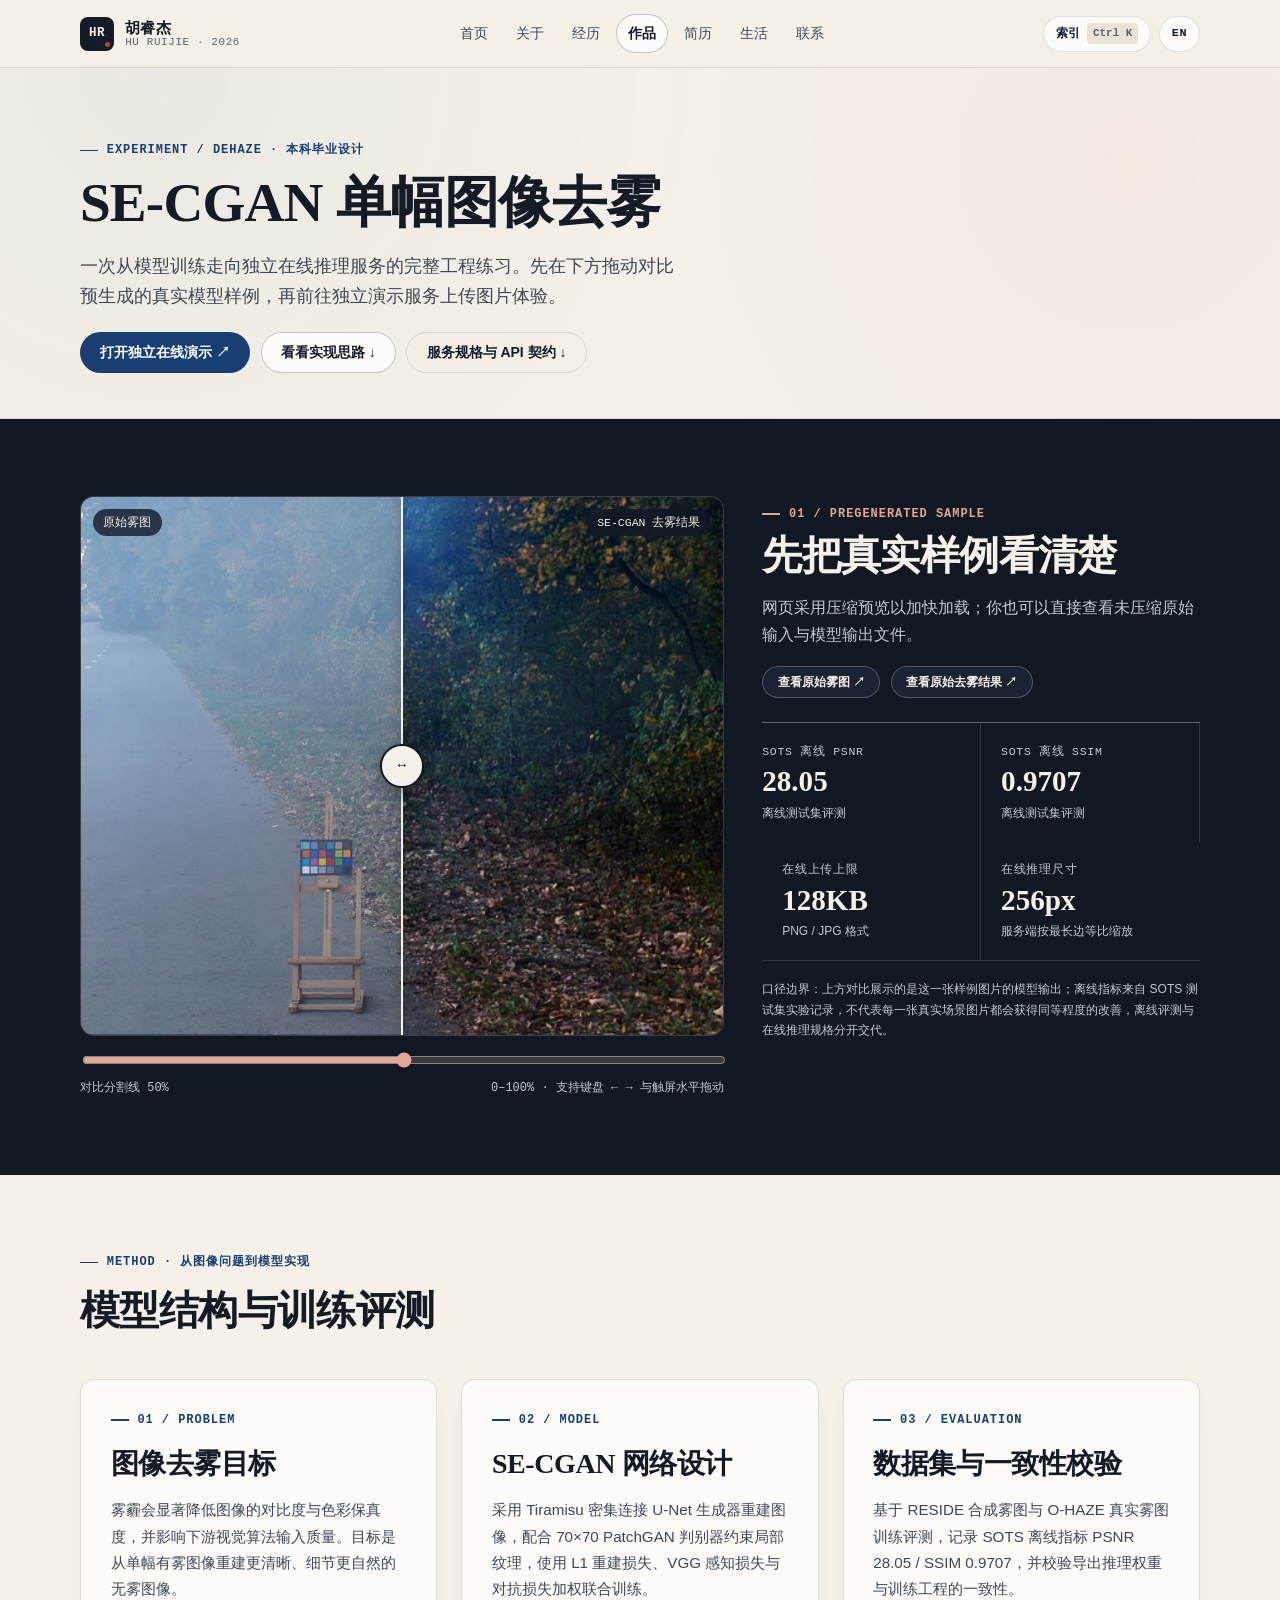
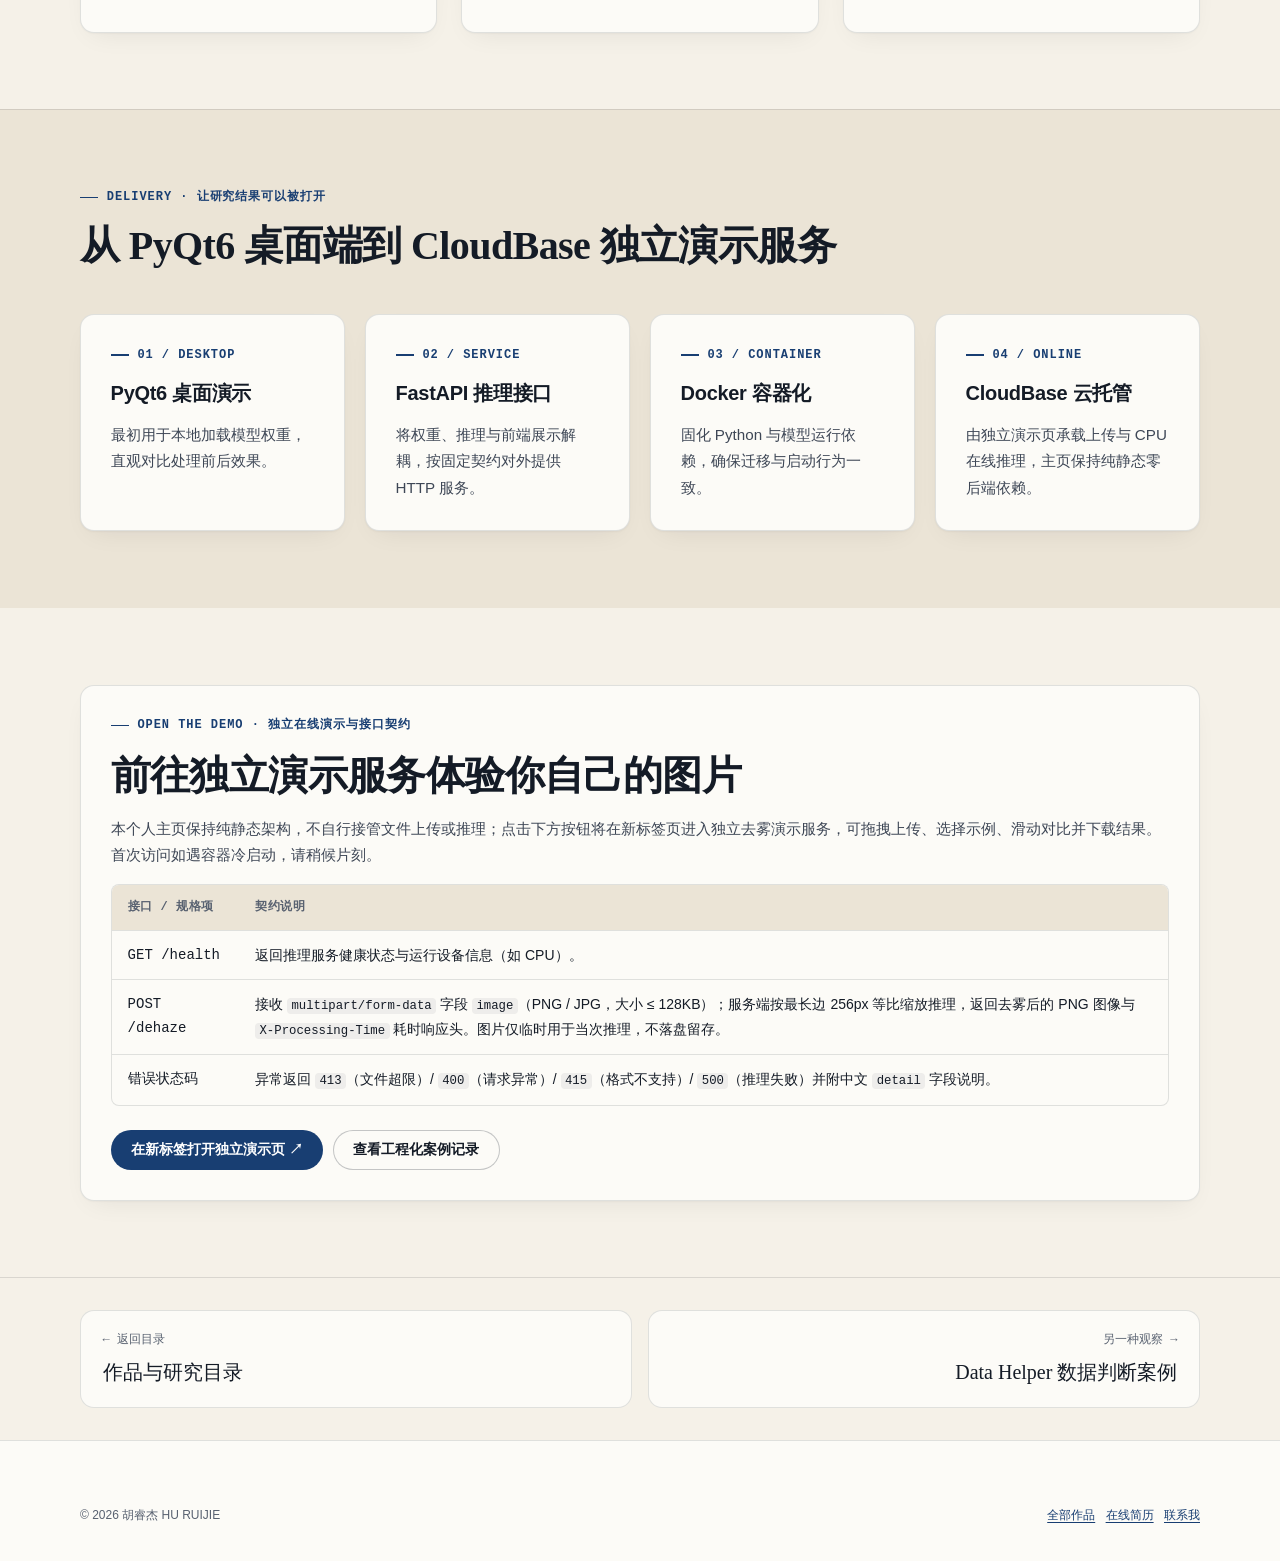
<file: site/dehaze.html>
<!DOCTYPE html>
<html lang="zh-CN">
<head>
  <meta charset="utf-8" />
  <meta name="viewport" content="width=device-width, initial-scale=1" />
  <title>SE-CGAN 单幅图像去雾实验 · 胡睿杰 HU RUIJIE</title>
  <meta name="description" content="胡睿杰本科毕业设计 SE-CGAN 单幅图像去雾：预生成真实雾图/去雾拖动对比、模型架构、离线评测与独立在线推理服务契约说明。" />
  <link rel="icon" type="image/svg+xml" href="favicon.svg" />
  <link rel="stylesheet" href="css/tokens.css?v=20261120" />
  <link rel="stylesheet" href="css/base.css?v=20261120" />
  <link rel="stylesheet" href="css/layout.css?v=20261120" />
  <link rel="stylesheet" href="css/components.css?v=20261120" />
  <link rel="stylesheet" href="css/pages.css?v=20261120" />
</head>
<body>
  <a class="skip-link" href="#main">跳到正文内容</a>

  <header class="site-header">
    <div class="container site-header__inner">
      <a class="brand-mark" href="index.html">
        <span class="brand-mark__monogram" aria-hidden="true">HR</span>
        <span class="brand-mark__text">
          <span class="brand-mark__name">胡睿杰</span>
          <span class="brand-mark__sub">HU RUIJIE · 2026</span>
        </span>
      </a>
      <nav class="site-nav" aria-label="主导航">
        <a class="site-nav__link" href="index.html">首页</a>
        <a class="site-nav__link" href="about.html">关于</a>
        <a class="site-nav__link" href="experience.html">经历</a>
        <a class="site-nav__link" href="works.html" aria-current="page">作品</a>
        <a class="site-nav__link" href="cv.html">简历</a>
        <a class="site-nav__link" href="life.html">生活</a>
        <a class="site-nav__link" href="contact.html">联系</a>
      </nav>
      <div class="header-actions">
        <button type="button" class="icon-btn" data-cmd-open aria-label="站内快速索引">
          <span>索引</span>
          <kbd class="icon-btn__kbd">Ctrl K</kbd>
        </button>
        <a class="icon-btn lang-pill" href="en.html" lang="en">EN</a>
        <button type="button" class="menu-toggle" data-drawer-open aria-expanded="false" aria-controls="mobile-drawer" aria-label="打开导航菜单">
          <svg width="18" height="18" viewBox="0 0 18 18" fill="none" aria-hidden="true">
            <path d="M2.5 4.5h13M2.5 9h13M2.5 13.5h13" stroke="currentColor" stroke-width="1.6" stroke-linecap="round"/>
          </svg>
        </button>
      </div>
    </div>
  </header>

  <div class="mobile-drawer" id="mobile-drawer" hidden>
    <div class="mobile-drawer__panel" role="dialog" aria-modal="true" aria-label="移动端导航">
      <div class="mobile-drawer__head">
        <span class="brand-mark__name">胡睿杰 · HU RUIJIE</span>
        <button type="button" class="icon-btn" data-drawer-close>关闭</button>
      </div>
      <nav class="mobile-drawer__nav" aria-label="移动端主导航">
        <a class="mobile-drawer__link" href="index.html"><span>首页</span><span class="mono">00</span></a>
        <a class="mobile-drawer__link" href="works.html"><span>作品目录</span><span class="mono">03</span></a>
        <a class="mobile-drawer__link" href="dehaze.html" aria-current="page"><span>SE-CGAN 去雾</span><span class="mono">LAB</span></a>
        <a class="mobile-drawer__link" href="data-case.html"><span>数据判断案例</span><span class="mono">CASE</span></a>
        <a class="mobile-drawer__link" href="cv.html"><span>在线简历</span><span class="mono">04</span></a>
        <a class="mobile-drawer__link" href="contact.html"><span>联系我</span><span class="mono">06</span></a>
      </nav>
    </div>
  </div>

  <main id="main">
    <section class="page-hero">
      <div class="container">
        <span class="eyebrow">EXPERIMENT / DEHAZE · 本科毕业设计</span>
        <h1 class="page-hero__title" id="dehaze-title">SE-CGAN 单幅图像去雾</h1>
        <p class="page-hero__lead">
          一次从模型训练走向独立在线推理服务的完整工程练习。先在下方拖动对比预生成的真实模型样例，再前往独立演示服务上传图片体验。
        </p>
        <div class="btn-group" style="margin-top:1.35rem;">
          <span data-service-slot="DEHAZE_DEMO_URL" data-active-label="打开独立在线演示 ↗" data-pending-label="在线演示暂未开放" data-link-class="btn btn--primary">
            <a class="btn btn--primary" href="https://dehaze-demo2-312215-10-1477032709.sh.run.tcloudbase.com" target="_blank" rel="noopener noreferrer">打开独立在线演示 ↗</a>
          </span>
          <a class="btn btn--secondary" href="#method">看看实现思路 ↓</a>
          <a class="btn btn--ghost" href="#try">服务规格与 API 契约 ↓</a>
        </div>
      </div>
    </section>

    <!-- Optical Comparator Stage -->
    <section class="section surface-dark" id="result" aria-labelledby="compare-heading">
      <div class="container">
        <div class="split-asymmetric">
          <div id="dehaze-compare" data-compare-root>
            <div class="compare-stage" data-compare-stage>
              <img class="compare-stage__img" src="assets/dehaze/clear-512.webp" alt="同一张林间道路图像经 SE-CGAN 处理后的结果" width="512" height="512" loading="eager" />
              <img class="compare-stage__img compare-stage__before" src="assets/dehaze/hazy-960.webp" alt="有雾的林间道路与色卡，作为去雾模型输入" width="960" height="960" loading="eager" />
              <div class="compare-stage__divider" aria-hidden="true"></div>
              <div class="compare-stage__knob" aria-hidden="true">↔</div>
              <span class="compare-stage__tag compare-stage__tag--left">原始雾图</span>
              <span class="compare-stage__tag compare-stage__tag--right">SE-CGAN 去雾结果</span>
            </div>
            <div class="compare-controls">
              <label for="dehaze-range" class="sr-only">拖动或使用方向键控制对比位置</label>
              <input id="dehaze-range" class="compare-range" type="range" min="0" max="100" value="50" data-compare-range aria-label="去雾对比分割百分比" />
              <div class="compare-readout">
                <span data-compare-readout>对比分割线 50%</span>
                <span>0–100% · 支持键盘 ← → 与触屏水平拖动</span>
              </div>
            </div>
          </div>

          <div>
            <span class="eyebrow">01 / PREGENERATED SAMPLE</span>
            <h2 class="section-title" id="compare-heading" style="margin-top:0.5rem;">先把真实样例看清楚</h2>
            <p class="section-lead" style="margin-top:0.85rem;">
              网页采用压缩预览以加快加载；你也可以直接查看未压缩原始输入与模型输出文件。
            </p>
            <div class="btn-group" style="margin-top:1.1rem;">
              <a class="btn btn--secondary btn--sm" href="assets/sample_hazy.jpg" target="_blank" rel="noopener noreferrer">查看原始雾图 ↗</a>
              <a class="btn btn--secondary btn--sm" href="assets/sample_dehazed.png" target="_blank" rel="noopener noreferrer">查看原始去雾结果 ↗</a>
            </div>

            <div class="ledger" style="margin-top:1.5rem;">
              <div class="ledger__cell">
                <span class="ledger__label">SOTS 离线 PSNR</span>
                <span class="ledger__value">28.05</span>
                <span class="ledger__note">离线测试集评测</span>
              </div>
              <div class="ledger__cell">
                <span class="ledger__label">SOTS 离线 SSIM</span>
                <span class="ledger__value">0.9707</span>
                <span class="ledger__note">离线测试集评测</span>
              </div>
              <div class="ledger__cell">
                <span class="ledger__label">在线上传上限</span>
                <span class="ledger__value">128KB</span>
                <span class="ledger__note">PNG / JPG 格式</span>
              </div>
              <div class="ledger__cell">
                <span class="ledger__label">在线推理尺寸</span>
                <span class="ledger__value">256px</span>
                <span class="ledger__note">服务端按最长边等比缩放</span>
              </div>
            </div>

            <p style="margin-top:1.1rem;font-size:var(--text-xs);color:var(--ink-on-dark-muted);">
              口径边界：上方对比展示的是这一张样例图片的模型输出；离线指标来自 SOTS 测试集实验记录，不代表每一张真实场景图片都会获得同等程度的改善，离线评测与在线推理规格分开交代。
            </p>
          </div>
        </div>
      </div>
    </section>

    <!-- Method -->
    <section class="section" id="method" aria-labelledby="method-title">
      <div class="container">
        <div class="section-head">
          <span class="eyebrow">METHOD · 从图像问题到模型实现</span>
          <h2 class="section-title" id="method-title">模型结构与训练评测</h2>
        </div>

        <div class="grid-3">
          <article class="card">
            <span class="eyebrow">01 / PROBLEM</span>
            <h3 class="card__title">图像去雾目标</h3>
            <p class="card__body">雾霾会显著降低图像的对比度与色彩保真度，并影响下游视觉算法输入质量。目标是从单幅有雾图像重建更清晰、细节更自然的无雾图像。</p>
          </article>
          <article class="card">
            <span class="eyebrow">02 / MODEL</span>
            <h3 class="card__title">SE-CGAN 网络设计</h3>
            <p class="card__body">采用 Tiramisu 密集连接 U-Net 生成器重建图像，配合 70×70 PatchGAN 判别器约束局部纹理，使用 L1 重建损失、VGG 感知损失与对抗损失加权联合训练。</p>
          </article>
          <article class="card">
            <span class="eyebrow">03 / EVALUATION</span>
            <h3 class="card__title">数据集与一致性校验</h3>
            <p class="card__body">基于 RESIDE 合成雾图与 O-HAZE 真实雾图训练评测，记录 SOTS 离线指标 PSNR 28.05 / SSIM 0.9707，并校验导出推理权重与训练工程的一致性。</p>
          </article>
        </div>
      </div>
    </section>

    <!-- Engineering Delivery -->
    <section class="section section--bordered surface-subtle" id="delivery" aria-labelledby="delivery-title">
      <div class="container">
        <div class="section-head">
          <span class="eyebrow">DELIVERY · 让研究结果可以被打开</span>
          <h2 class="section-title" id="delivery-title">从 PyQt6 桌面端到 CloudBase 独立演示服务</h2>
        </div>

        <div class="grid-4">
          <article class="card">
            <span class="eyebrow">01 / DESKTOP</span>
            <h3 style="font-size:var(--text-lg);">PyQt6 桌面演示</h3>
            <p class="card__body">最初用于本地加载模型权重，直观对比处理前后效果。</p>
          </article>
          <article class="card">
            <span class="eyebrow">02 / SERVICE</span>
            <h3 style="font-size:var(--text-lg);">FastAPI 推理接口</h3>
            <p class="card__body">将权重、推理与前端展示解耦，按固定契约对外提供 HTTP 服务。</p>
          </article>
          <article class="card">
            <span class="eyebrow">03 / CONTAINER</span>
            <h3 style="font-size:var(--text-lg);">Docker 容器化</h3>
            <p class="card__body">固化 Python 与模型运行依赖，确保迁移与启动行为一致。</p>
          </article>
          <article class="card">
            <span class="eyebrow">04 / ONLINE</span>
            <h3 style="font-size:var(--text-lg);">CloudBase 云托管</h3>
            <p class="card__body">由独立演示页承载上传与 CPU 在线推理，主页保持纯静态零后端依赖。</p>
          </article>
        </div>
      </div>
    </section>

    <!-- Service Contract & Try Online -->
    <section class="section" id="try" aria-labelledby="demo-title">
      <div class="container">
        <div class="card">
          <span class="eyebrow">OPEN THE DEMO · 独立在线演示与接口契约</span>
          <h2 class="section-title" id="demo-title">前往独立演示服务体验你自己的图片</h2>
          <p class="card__body">
            本个人主页保持纯静态架构，不自行接管文件上传或推理；点击下方按钮将在新标签页进入独立去雾演示服务，可拖拽上传、选择示例、滑动对比并下载结果。首次访问如遇容器冷启动，请稍候片刻。
          </p>

          <div class="table-wrap">
            <table class="data-table">
              <thead>
                <tr>
                  <th>接口 / 规格项</th>
                  <th>契约说明</th>
                </tr>
              </thead>
              <tbody>
                <tr>
                  <td class="mono">GET /health</td>
                  <td>返回推理服务健康状态与运行设备信息（如 CPU）。</td>
                </tr>
                <tr>
                  <td class="mono">POST /dehaze</td>
                  <td>接收 <code>multipart/form-data</code> 字段 <code>image</code>（PNG / JPG，大小 ≤ 128KB）；服务端按最长边 256px 等比缩放推理，返回去雾后的 PNG 图像与 <code>X-Processing-Time</code> 耗时响应头。图片仅临时用于当次推理，不落盘留存。</td>
                </tr>
                <tr>
                  <td class="mono">错误状态码</td>
                  <td>异常返回 <code>413</code>（文件超限）/ <code>400</code>（请求异常）/ <code>415</code>（格式不支持）/ <code>500</code>（推理失败）并附中文 <code>detail</code> 字段说明。</td>
                </tr>
              </tbody>
            </table>
          </div>

          <div class="btn-group" style="margin-top:0.5rem;">
            <span data-service-slot="DEHAZE_DEMO_URL" data-active-label="在新标签打开独立演示页 ↗" data-pending-label="在线演示暂未开放，可查看上方预生成样例" data-link-class="btn btn--primary">
              <a class="btn btn--primary" href="https://dehaze-demo2-312215-10-1477032709.sh.run.tcloudbase.com" target="_blank" rel="noopener noreferrer">在新标签打开独立演示页 ↗</a>
            </span>
            <a class="btn btn--secondary" href="experience.html#dehaze-case">查看工程化案例记录</a>
          </div>
        </div>
      </div>
    </section>

    <nav class="page-pager" aria-label="页面前后跳转">
      <div class="container page-pager__inner">
        <a class="pager-card" href="works.html">
          <span class="pager-card__kicker">← 返回目录</span>
          <span class="pager-card__title">作品与研究目录</span>
        </a>
        <a class="pager-card pager-card--next" href="data-case.html">
          <span class="pager-card__kicker">另一种观察 →</span>
          <span class="pager-card__title">Data Helper 数据判断案例</span>
        </a>
      </div>
    </nav>
  </main>

  <footer class="site-footer">
    <div class="container">
      <div class="footer-bottom" style="margin-top:0;padding-top:0;border-top:0;">
        <span>© 2026 胡睿杰 HU RUIJIE</span>
        <div class="btn-group">
          <a href="works.html">全部作品</a>
          <a href="cv.html">在线简历</a>
          <a href="contact.html">联系我</a>
        </div>
      </div>
    </div>
  </footer>

  <script type="module" src="js/main.js?v=20261120"></script>
  <script type="module" src="js/compare.js?v=20261120"></script>
</body>
</html>
</file>
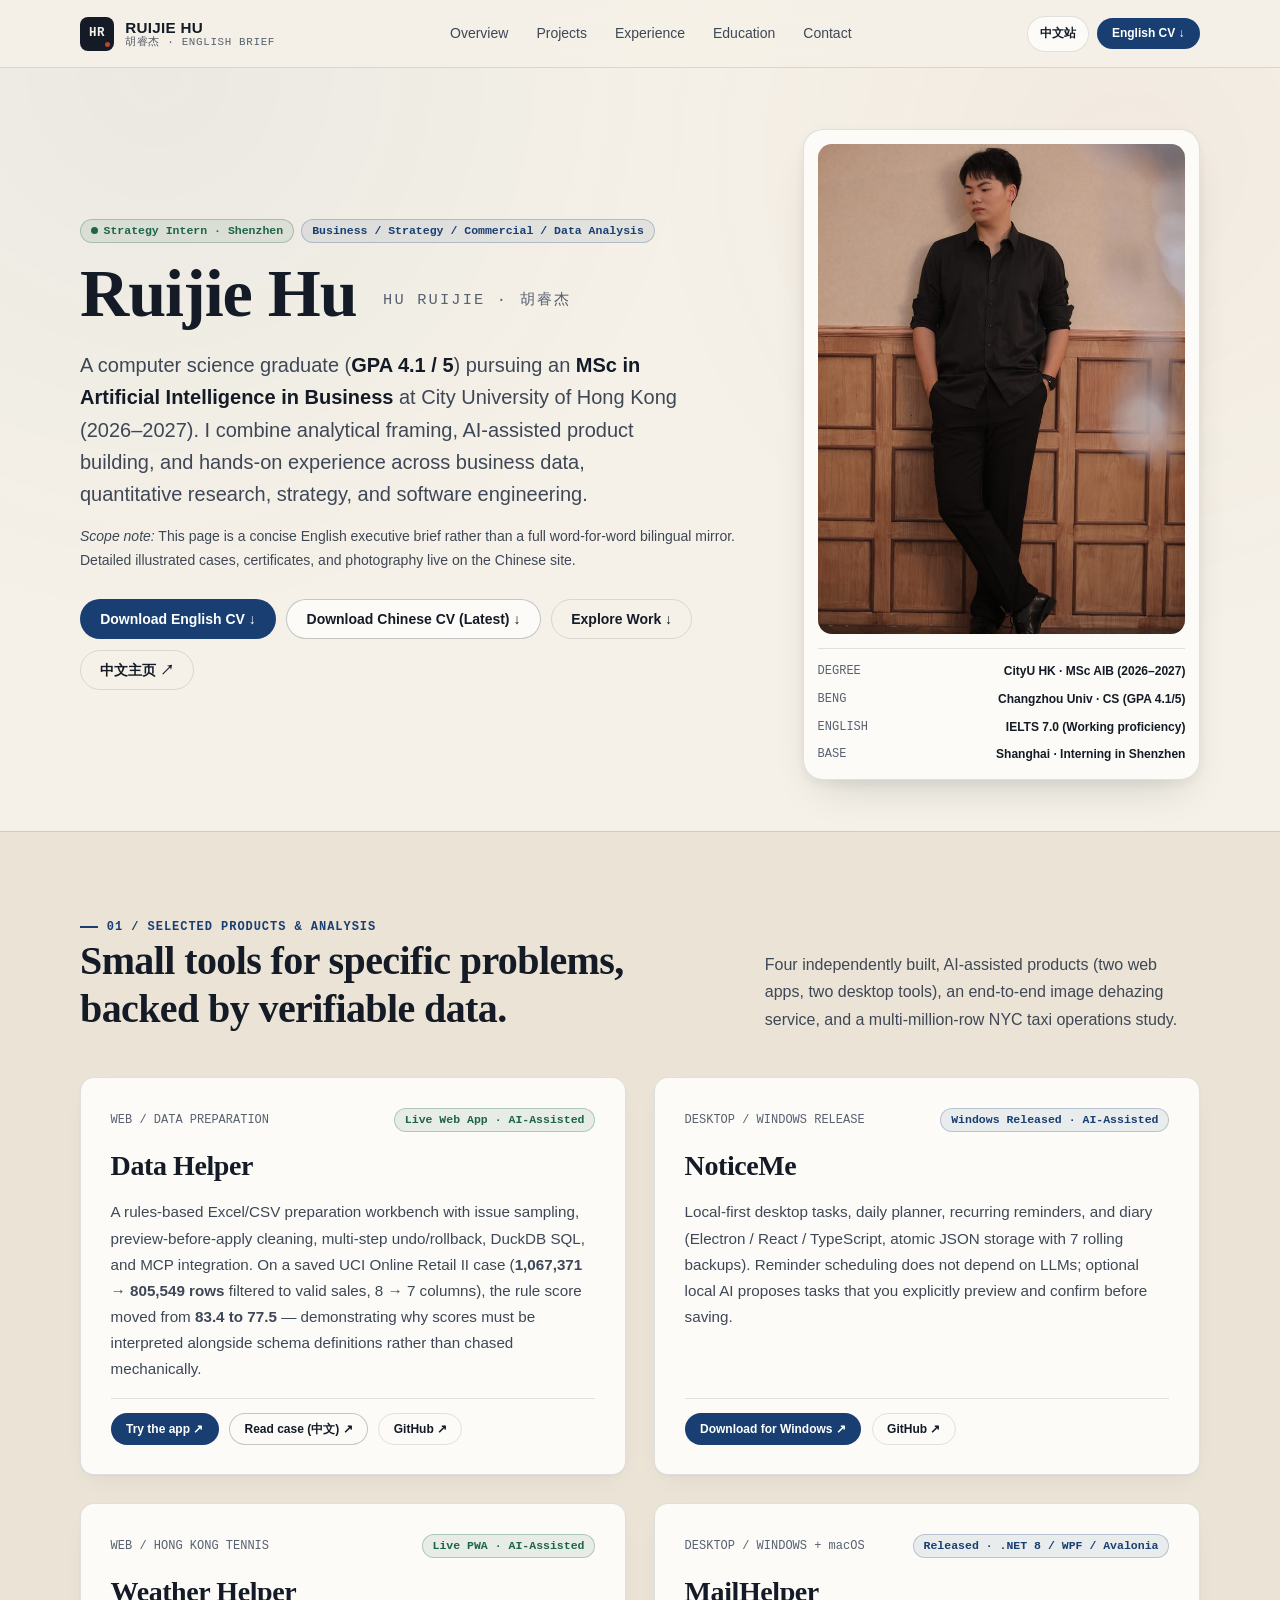
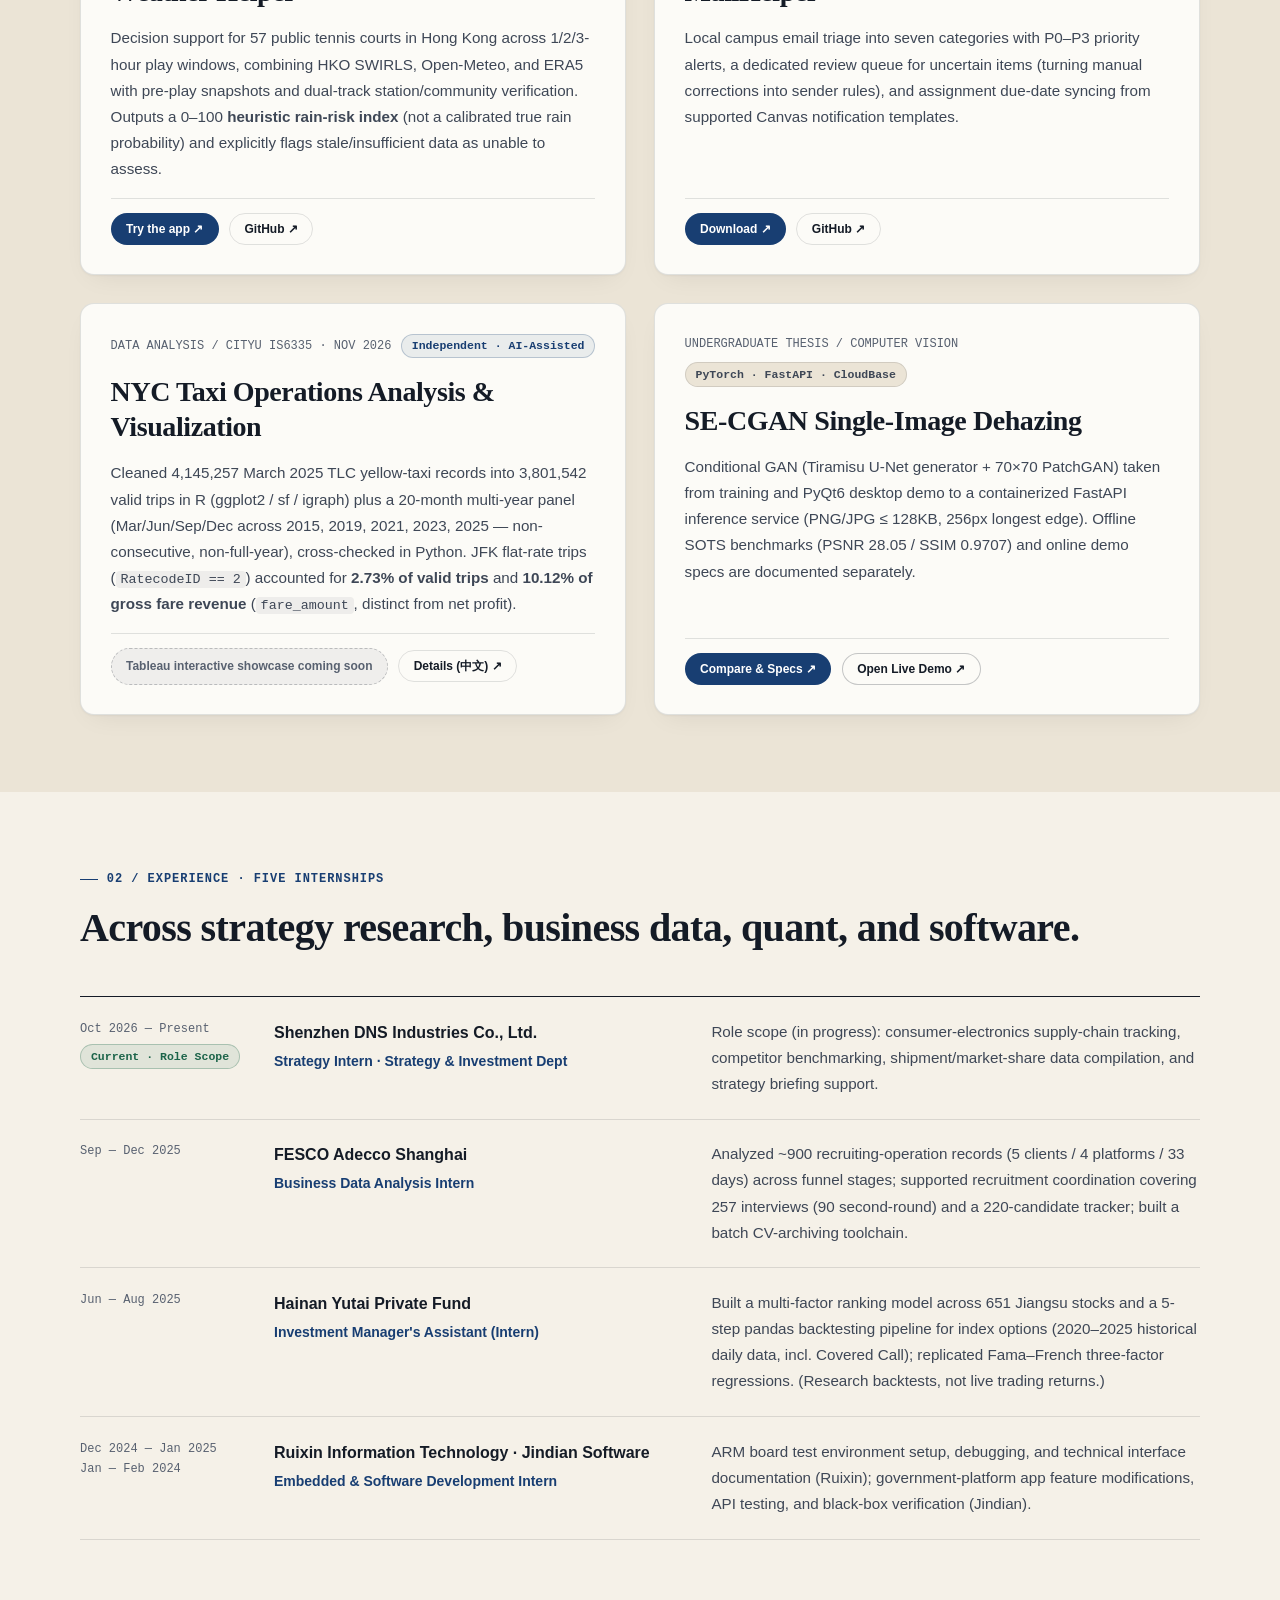
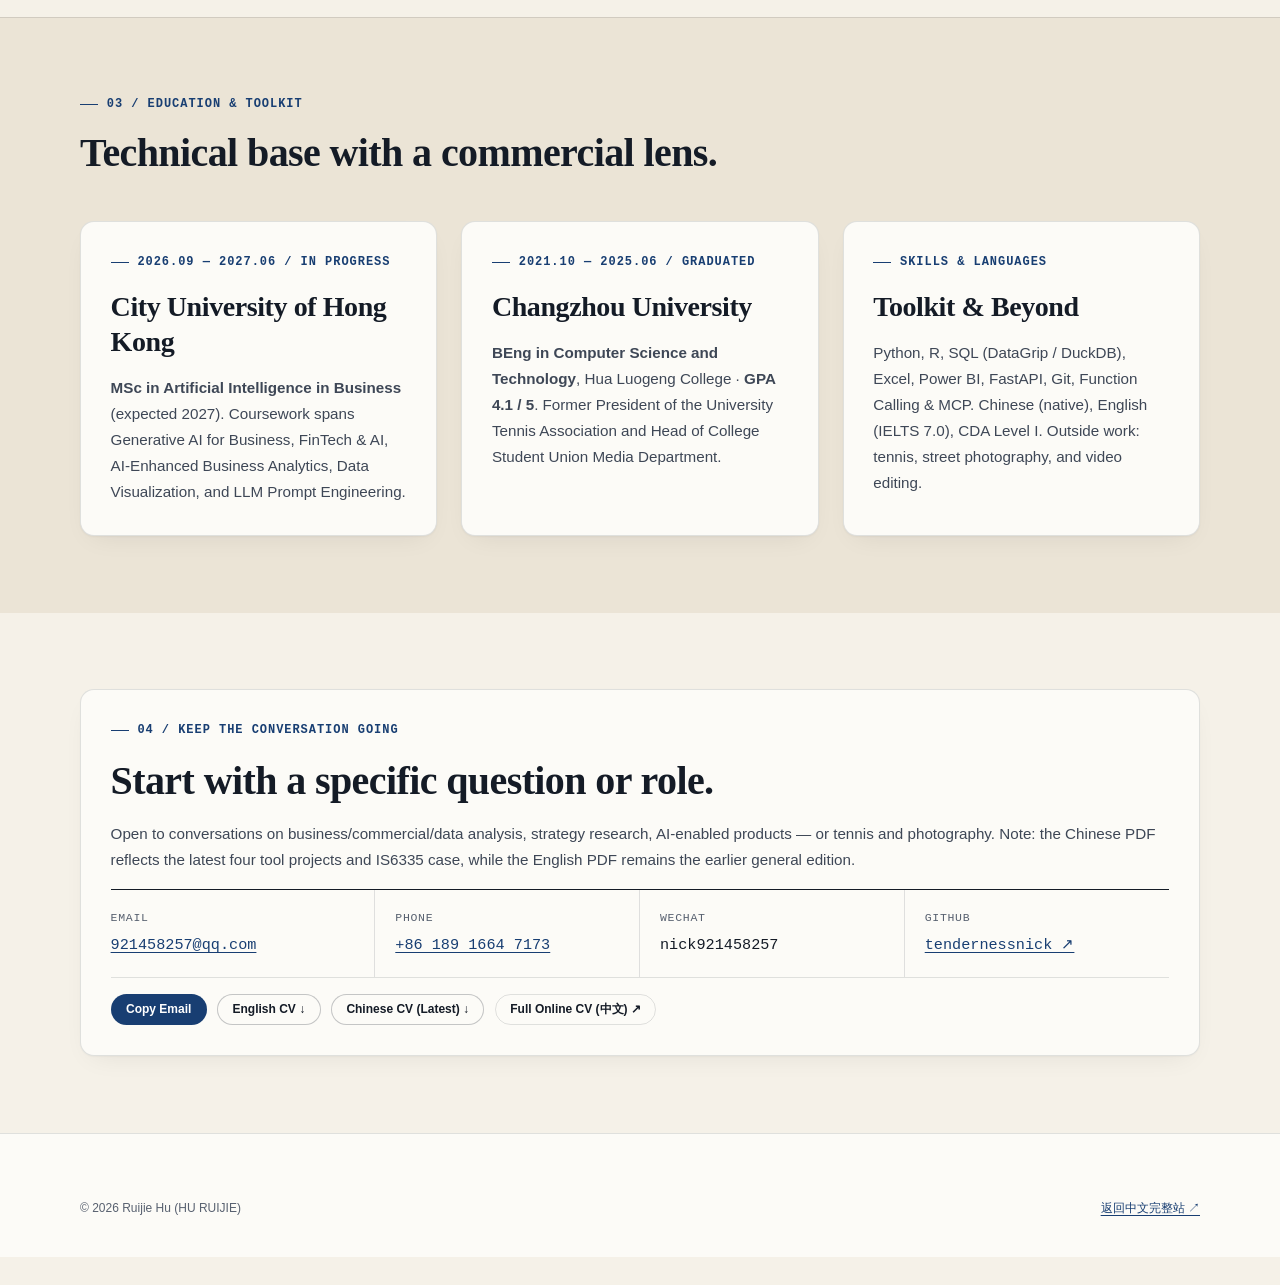
<file: site/en.html>
<!DOCTYPE html>
<html lang="en">
<head>
  <meta charset="utf-8" />
  <meta name="viewport" content="width=device-width, initial-scale=1" />
  <title>Ruijie Hu (HU RUIJIE) — Business, Strategy &amp; Data Analysis</title>
  <meta name="description" content="Concise English overview for Ruijie Hu (HU RUIJIE): BEng in Computer Science (GPA 4.1/5), MSc in Artificial Intelligence in Business candidate at City University of Hong Kong, five internships, and four AI-assisted independent products." />
  <link rel="icon" type="image/svg+xml" href="favicon.svg" />
  <link rel="stylesheet" href="css/tokens.css?v=20261120" />
  <link rel="stylesheet" href="css/base.css?v=20261120" />
  <link rel="stylesheet" href="css/layout.css?v=20261120" />
  <link rel="stylesheet" href="css/components.css?v=20261120" />
  <link rel="stylesheet" href="css/pages.css?v=20261120" />
</head>
<body>
  <a class="skip-link" href="#main">Skip to main content</a>

  <header class="site-header">
    <div class="container site-header__inner">
      <a class="brand-mark" href="en.html" aria-label="Ruijie Hu English Overview">
        <span class="brand-mark__monogram" aria-hidden="true">HR</span>
        <span class="brand-mark__text">
          <span class="brand-mark__name">RUIJIE HU</span>
          <span class="brand-mark__sub">胡睿杰 · ENGLISH BRIEF</span>
        </span>
      </a>

      <nav class="site-nav" aria-label="English page sections">
        <a class="site-nav__link" href="#about">Overview</a>
        <a class="site-nav__link" href="#projects">Projects</a>
        <a class="site-nav__link" href="#experience">Experience</a>
        <a class="site-nav__link" href="#education">Education</a>
        <a class="site-nav__link" href="#contact">Contact</a>
      </nav>

      <div class="header-actions">
        <a class="icon-btn" href="index.html" lang="zh-CN">中文站</a>
        <a class="btn btn--primary btn--sm en-header-cv" href="assets/resume-en.pdfx" download="HuRuijie-Resume-2026.pdf">English CV ↓</a>
      </div>
    </div>
  </header>

  <main id="main">
    <!-- Hero / About -->
    <section class="home-hero" id="about" aria-labelledby="en-title">
      <div class="container">
        <div class="home-hero__grid">
          <div>
            <div class="badge-row">
              <span class="badge badge--court"><span class="status-dot" aria-hidden="true"></span>Strategy Intern · Shenzhen</span>
              <span class="badge badge--cobalt">Business / Strategy / Commercial / Data Analysis</span>
            </div>

            <h1 class="home-hero__name" id="en-title">Ruijie Hu <span class="home-hero__name-en">HU RUIJIE · 胡睿杰</span></h1>

            <p class="home-hero__claim">
              A computer science graduate (<strong>GPA 4.1 / 5</strong>) pursuing an <strong>MSc in Artificial Intelligence in Business</strong> at City University of Hong Kong (2026–2027). I combine analytical framing, AI-assisted product building, and hands-on experience across business data, quantitative research, strategy, and software engineering.
            </p>

            <p class="card__body" style="margin-top:0.85rem;font-size:var(--text-sm);">
              <em>Scope note:</em> This page is a concise English executive brief rather than a full word-for-word bilingual mirror. Detailed illustrated cases, certificates, and photography live on the Chinese site.
            </p>

            <div class="btn-group home-hero__actions">
              <a class="btn btn--primary" href="assets/resume-en.pdfx" download="HuRuijie-Resume-2026.pdf">Download English CV ↓</a>
              <a class="btn btn--secondary" href="assets/resume.pdfx" download="胡睿杰-简历-2026.pdf">Download Chinese CV (Latest) ↓</a>
              <a class="btn btn--ghost" href="#projects">Explore Work ↓</a>
              <a class="btn btn--ghost" href="index.html" lang="zh-CN">中文主页 ↗</a>
            </div>
          </div>

          <aside class="dossier-portrait" aria-label="Quick profile snapshot">
            <div class="dossier-portrait__frame">
              <img src="assets/profile-hero.jpg" alt="Portrait of Ruijie Hu" width="720" height="960" loading="eager" />
            </div>
            <div class="dossier-portrait__sheet">
              <div class="dossier-portrait__row"><span class="dossier-portrait__k">DEGREE</span><span class="dossier-portrait__v">CityU HK · MSc AIB (2026–2027)</span></div>
              <div class="dossier-portrait__row"><span class="dossier-portrait__k">BENG</span><span class="dossier-portrait__v">Changzhou Univ · CS (GPA 4.1/5)</span></div>
              <div class="dossier-portrait__row"><span class="dossier-portrait__k">ENGLISH</span><span class="dossier-portrait__v">IELTS 7.0 (Working proficiency)</span></div>
              <div class="dossier-portrait__row"><span class="dossier-portrait__k">BASE</span><span class="dossier-portrait__v">Shanghai · Interning in Shenzhen</span></div>
            </div>
          </aside>
        </div>
      </div>
    </section>

    <!-- 01 Selected Products & Analytical Cases -->
    <section class="section section--bordered surface-subtle" id="projects" aria-labelledby="projects-title">
      <div class="container">
        <div class="section-head section-head--split">
          <div>
            <span class="eyebrow">01 / SELECTED PRODUCTS &amp; ANALYSIS</span>
            <h2 class="section-title" id="projects-title">Small tools for specific problems, backed by verifiable data.</h2>
          </div>
          <p class="section-lead">
            Four independently built, AI-assisted products (two web apps, two desktop tools), an end-to-end image dehazing service, and a multi-million-row NYC taxi operations study.
          </p>
        </div>

        <div class="grid-2">
          <!-- Data Helper -->
          <article class="card">
            <div class="card__meta">
              <span>WEB / DATA PREPARATION</span>
              <span class="badge badge--court">Live Web App · AI-Assisted</span>
            </div>
            <h3 class="card__title">Data Helper</h3>
            <p class="card__body">
              A rules-based Excel/CSV preparation workbench with issue sampling, preview-before-apply cleaning, multi-step undo/rollback, DuckDB SQL, and MCP integration. On a saved UCI Online Retail II case (<strong>1,067,371 → 805,549 rows</strong> filtered to valid sales, 8 → 7 columns), the rule score moved from <strong>83.4 to 77.5</strong> — demonstrating why scores must be interpreted alongside schema definitions rather than chased mechanically.
            </p>
            <div class="card__foot">
              <div class="btn-group">
                <span data-service-slot="DATAHELPER_DEMO_URL" data-active-label="Try the app ↗" data-pending-label="App unavailable" data-link-class="btn btn--primary btn--sm">
                  <a class="btn btn--primary btn--sm" href="https://data-helper1-312215-10-1477032709.sh.run.tcloudbase.com/" target="_blank" rel="noopener noreferrer">Try the app ↗</a>
                </span>
                <a class="btn btn--secondary btn--sm" href="data-case.html">Read case (中文) ↗</a>
                <a class="btn btn--ghost btn--sm" href="https://github.com/tendernessnick/data-helper" target="_blank" rel="noopener noreferrer">GitHub ↗</a>
              </div>
            </div>
          </article>

          <!-- NoticeMe -->
          <article class="card">
            <div class="card__meta">
              <span>DESKTOP / WINDOWS RELEASE</span>
              <span class="badge badge--cobalt">Windows Released · AI-Assisted</span>
            </div>
            <h3 class="card__title">NoticeMe</h3>
            <p class="card__body">
              Local-first desktop tasks, daily planner, recurring reminders, and diary (Electron / React / TypeScript, atomic JSON storage with 7 rolling backups). Reminder scheduling does not depend on LLMs; optional local AI proposes tasks that you explicitly preview and confirm before saving.
            </p>
            <div class="card__foot">
              <div class="btn-group">
                <a class="btn btn--primary btn--sm" href="https://github.com/tendernessnick/noticeme/releases/latest" target="_blank" rel="noopener noreferrer">Download for Windows ↗</a>
                <a class="btn btn--ghost btn--sm" href="https://github.com/tendernessnick/noticeme" target="_blank" rel="noopener noreferrer">GitHub ↗</a>
              </div>
            </div>
          </article>

          <!-- Weather Helper -->
          <article class="card">
            <div class="card__meta">
              <span>WEB / HONG KONG TENNIS</span>
              <span class="badge badge--court">Live PWA · AI-Assisted</span>
            </div>
            <h3 class="card__title">Weather Helper</h3>
            <p class="card__body">
              Decision support for 57 public tennis courts in Hong Kong across 1/2/3-hour play windows, combining HKO SWIRLS, Open-Meteo, and ERA5 with pre-play snapshots and dual-track station/community verification. Outputs a 0–100 <strong>heuristic rain-risk index</strong> (not a calibrated true rain probability) and explicitly flags stale/insufficient data as unable to assess.
            </p>
            <div class="card__foot">
              <div class="btn-group">
                <span data-service-slot="WEATHER_APP_URL" data-active-label="Try the app ↗" data-pending-label="App unavailable" data-link-class="btn btn--primary btn--sm">
                  <a class="btn btn--primary btn--sm" href="https://weather-helper-312215-10-1477032709.sh.run.tcloudbase.com/" target="_blank" rel="noopener noreferrer">Try the app ↗</a>
                </span>
                <a class="btn btn--ghost btn--sm" href="https://github.com/tendernessnick/weather_helper" target="_blank" rel="noopener noreferrer">GitHub ↗</a>
              </div>
            </div>
          </article>

          <!-- MailHelper -->
          <article class="card">
            <div class="card__meta">
              <span>DESKTOP / WINDOWS + macOS</span>
              <span class="badge badge--cobalt">Released · .NET 8 / WPF / Avalonia</span>
            </div>
            <h3 class="card__title">MailHelper</h3>
            <p class="card__body">
              Local campus email triage into seven categories with P0–P3 priority alerts, a dedicated review queue for uncertain items (turning manual corrections into sender rules), and assignment due-date syncing from supported Canvas notification templates.
            </p>
            <div class="card__foot">
              <div class="btn-group">
                <a class="btn btn--primary btn--sm" href="https://github.com/tendernessnick/mail_helper/releases/latest" target="_blank" rel="noopener noreferrer">Download ↗</a>
                <a class="btn btn--ghost btn--sm" href="https://github.com/tendernessnick/mail_helper" target="_blank" rel="noopener noreferrer">GitHub ↗</a>
              </div>
            </div>
          </article>

          <!-- NYC Taxi / IS6335 -->
          <article class="card" id="nyc-taxi">
            <div class="card__meta">
              <span>DATA ANALYSIS / CITYU IS6335 · NOV 2026</span>
              <span class="badge badge--cobalt">Independent · AI-Assisted</span>
            </div>
            <h3 class="card__title">NYC Taxi Operations Analysis &amp; Visualization</h3>
            <p class="card__body">
              Cleaned 4,145,257 March 2025 TLC yellow-taxi records into 3,801,542 valid trips in R (ggplot2 / sf / igraph) plus a 20-month multi-year panel (Mar/Jun/Sep/Dec across 2015, 2019, 2021, 2023, 2025 — non-consecutive, non-full-year), cross-checked in Python. JFK flat-rate trips (<code>RatecodeID == 2</code>) accounted for <strong>2.73% of valid trips</strong> and <strong>10.12% of gross fare revenue</strong> (<code>fare_amount</code>, distinct from net profit).
            </p>
            <div class="card__foot">
              <div class="btn-group">
                <span data-service-slot="TAXI_TABLEAU_URL" data-active-label="Open Tableau Showcase ↗" data-pending-label="Tableau interactive showcase coming soon" data-link-class="btn btn--primary btn--sm">
                  <span class="service-pending" aria-disabled="true">Tableau interactive showcase coming soon</span>
                </span>
                <a class="btn btn--ghost btn--sm" href="works.html#nyc-taxi">Details (中文) ↗</a>
              </div>
            </div>
          </article>

          <!-- SE-CGAN -->
          <article class="card">
            <div class="card__meta">
              <span>UNDERGRADUATE THESIS / COMPUTER VISION</span>
              <span class="badge">PyTorch · FastAPI · CloudBase</span>
            </div>
            <h3 class="card__title">SE-CGAN Single-Image Dehazing</h3>
            <p class="card__body">
              Conditional GAN (Tiramisu U-Net generator + 70×70 PatchGAN) taken from training and PyQt6 desktop demo to a containerized FastAPI inference service (PNG/JPG ≤ 128KB, 256px longest edge). Offline SOTS benchmarks (PSNR 28.05 / SSIM 0.9707) and online demo specs are documented separately.
            </p>
            <div class="card__foot">
              <div class="btn-group">
                <a class="btn btn--primary btn--sm" href="dehaze.html">Compare &amp; Specs ↗</a>
                <span data-service-slot="DEHAZE_DEMO_URL" data-active-label="Open Live Demo ↗" data-pending-label="Demo unavailable" data-link-class="btn btn--secondary btn--sm">
                  <a class="btn btn--secondary btn--sm" href="https://dehaze-demo2-312215-10-1477032709.sh.run.tcloudbase.com" target="_blank" rel="noopener noreferrer">Open Live Demo ↗</a>
                </span>
              </div>
            </div>
          </article>
        </div>
      </div>
    </section>

    <!-- 02 Selected Experience -->
    <section class="section" id="experience" aria-labelledby="experience-title">
      <div class="container">
        <div class="section-head">
          <span class="eyebrow">02 / EXPERIENCE · FIVE INTERNSHIPS</span>
          <h2 class="section-title" id="experience-title">Across strategy research, business data, quant, and software.</h2>
        </div>

        <div class="exp-list">
          <div class="exp-row">
            <div>
              <div class="exp-row__time">Oct 2026 — Present</div>
              <span class="badge badge--court" style="margin-top:0.3rem;">Current · Role Scope</span>
            </div>
            <div>
              <div class="exp-row__org">Shenzhen DNS Industries Co., Ltd.</div>
              <div class="exp-row__role">Strategy Intern · Strategy &amp; Investment Dept</div>
            </div>
            <p class="card__body">Role scope (in progress): consumer-electronics supply-chain tracking, competitor benchmarking, shipment/market-share data compilation, and strategy briefing support.</p>
          </div>

          <div class="exp-row">
            <div class="exp-row__time">Sep — Dec 2025</div>
            <div>
              <div class="exp-row__org">FESCO Adecco Shanghai</div>
              <div class="exp-row__role">Business Data Analysis Intern</div>
            </div>
            <p class="card__body">Analyzed ~900 recruiting-operation records (5 clients / 4 platforms / 33 days) across funnel stages; supported recruitment coordination covering 257 interviews (90 second-round) and a 220-candidate tracker; built a batch CV-archiving toolchain.</p>
          </div>

          <div class="exp-row">
            <div class="exp-row__time">Jun — Aug 2025</div>
            <div>
              <div class="exp-row__org">Hainan Yutai Private Fund</div>
              <div class="exp-row__role">Investment Manager's Assistant (Intern)</div>
            </div>
            <p class="card__body">Built a multi-factor ranking model across 651 Jiangsu stocks and a 5-step pandas backtesting pipeline for index options (2020–2025 historical daily data, incl. Covered Call); replicated Fama–French three-factor regressions. (Research backtests, not live trading returns.)</p>
          </div>

          <div class="exp-row">
            <div class="exp-row__time">Dec 2024 — Jan 2025<br />Jan — Feb 2024</div>
            <div>
              <div class="exp-row__org">Ruixin Information Technology · Jindian Software</div>
              <div class="exp-row__role">Embedded &amp; Software Development Intern</div>
            </div>
            <p class="card__body">ARM board test environment setup, debugging, and technical interface documentation (Ruixin); government-platform app feature modifications, API testing, and black-box verification (Jindian).</p>
          </div>
        </div>
      </div>
    </section>

    <!-- 03 Education & Toolkit -->
    <section class="section section--bordered surface-subtle" id="education" aria-labelledby="education-title">
      <div class="container">
        <div class="section-head">
          <span class="eyebrow">03 / EDUCATION &amp; TOOLKIT</span>
          <h2 class="section-title" id="education-title">Technical base with a commercial lens.</h2>
        </div>

        <div class="grid-3">
          <article class="card">
            <span class="eyebrow">2026.09 — 2027.06 / IN PROGRESS</span>
            <h3 class="card__title">City University of Hong Kong</h3>
            <p class="card__body"><strong>MSc in Artificial Intelligence in Business</strong> (expected 2027). Coursework spans Generative AI for Business, FinTech &amp; AI, AI-Enhanced Business Analytics, Data Visualization, and LLM Prompt Engineering.</p>
          </article>

          <article class="card">
            <span class="eyebrow">2021.10 — 2025.06 / GRADUATED</span>
            <h3 class="card__title">Changzhou University</h3>
            <p class="card__body"><strong>BEng in Computer Science and Technology</strong>, Hua Luogeng College · <strong>GPA 4.1 / 5</strong>. Former President of the University Tennis Association and Head of College Student Union Media Department.</p>
          </article>

          <article class="card">
            <span class="eyebrow">SKILLS &amp; LANGUAGES</span>
            <h3 class="card__title">Toolkit &amp; Beyond</h3>
            <p class="card__body">Python, R, SQL (DataGrip / DuckDB), Excel, Power BI, FastAPI, Git, Function Calling &amp; MCP. Chinese (native), English (IELTS 7.0), CDA Level I. Outside work: tennis, street photography, and video editing.</p>
          </article>
        </div>
      </div>
    </section>

    <!-- 04 Contact -->
    <section class="section" id="contact" aria-labelledby="contact-title">
      <div class="container">
        <div class="card">
          <span class="eyebrow">04 / KEEP THE CONVERSATION GOING</span>
          <h2 class="section-title" id="contact-title">Start with a specific question or role.</h2>
          <p class="card__body">
            Open to conversations on business/commercial/data analysis, strategy research, AI-enabled products — or tennis and photography. Note: the Chinese PDF reflects the latest four tool projects and IS6335 case, while the English PDF remains the earlier general edition.
          </p>
          <div class="ledger">
            <div class="ledger__cell">
              <span class="ledger__label">EMAIL</span>
              <span style="font-family:var(--font-mono);font-size:0.95rem;"><a href="mailto:921458257@qq.com">921458257@qq.com</a></span>
            </div>
            <div class="ledger__cell">
              <span class="ledger__label">PHONE</span>
              <span style="font-family:var(--font-mono);font-size:0.95rem;"><a href="tel:+8618916647173">+86 189 1664 7173</a></span>
            </div>
            <div class="ledger__cell">
              <span class="ledger__label">WECHAT</span>
              <span style="font-family:var(--font-mono);font-size:0.95rem;">nick921458257</span>
            </div>
            <div class="ledger__cell">
              <span class="ledger__label">GITHUB</span>
              <span style="font-family:var(--font-mono);font-size:0.95rem;"><a href="https://github.com/tendernessnick" target="_blank" rel="noopener noreferrer">tendernessnick ↗</a></span>
            </div>
          </div>
          <div class="btn-group">
            <button type="button" class="btn btn--primary btn--sm" data-copy-text="921458257@qq.com" data-copy-label="Email" data-copied-text="Copied" data-fail-text="Copy failed — please copy 921458257@qq.com manually">Copy Email</button>
            <a class="btn btn--secondary btn--sm" href="assets/resume-en.pdfx" download="HuRuijie-Resume-2026.pdf">English CV ↓</a>
            <a class="btn btn--secondary btn--sm" href="assets/resume.pdfx" download="胡睿杰-简历-2026.pdf">Chinese CV (Latest) ↓</a>
            <a class="btn btn--ghost btn--sm" href="cv.html">Full Online CV (中文) ↗</a>
          </div>
        </div>
      </div>
    </section>
  </main>

  <footer class="site-footer">
    <div class="container">
      <div class="footer-bottom" style="margin-top:0;padding-top:0;border-top:0;">
        <span>© 2026 Ruijie Hu (HU RUIJIE)</span>
        <a href="index.html" lang="zh-CN">返回中文完整站 ↗</a>
      </div>
    </div>
  </footer>

  <script type="module" src="js/main.js?v=20261120"></script>
</body>
</html>
</file>
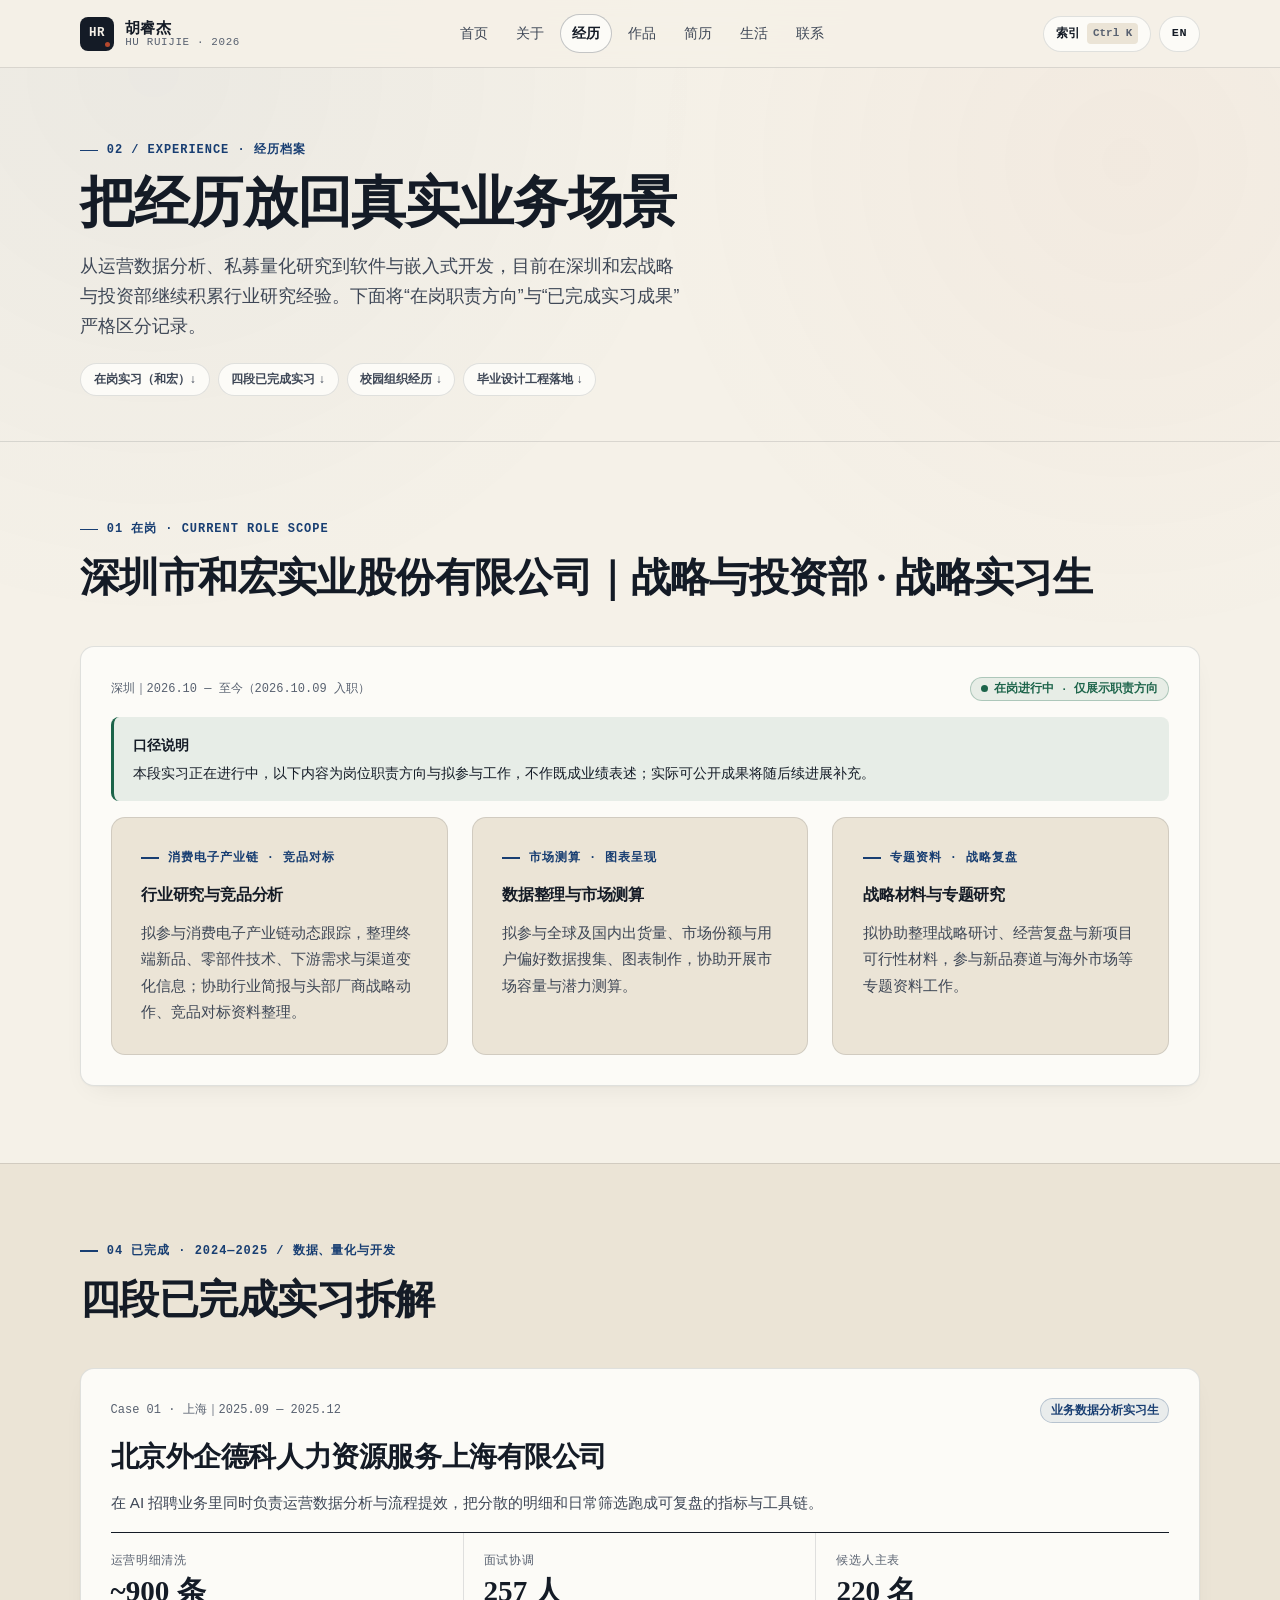
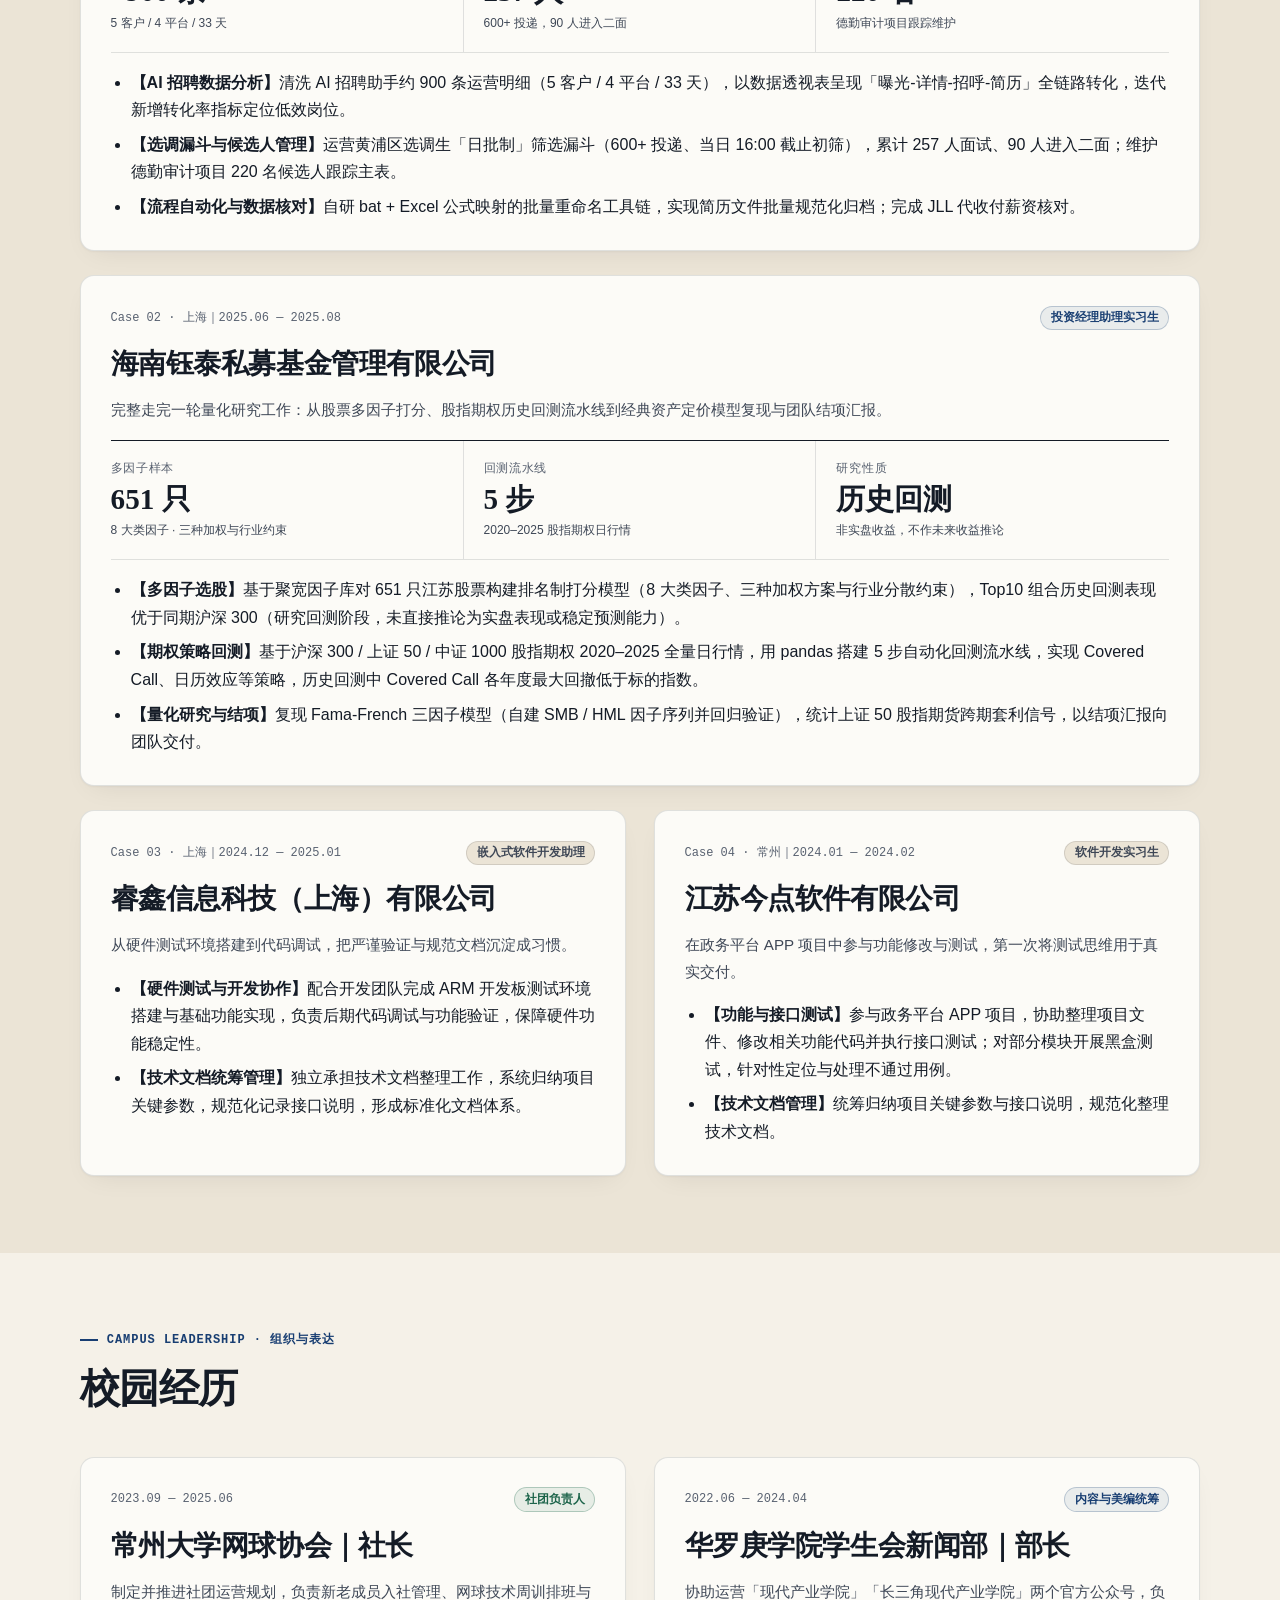
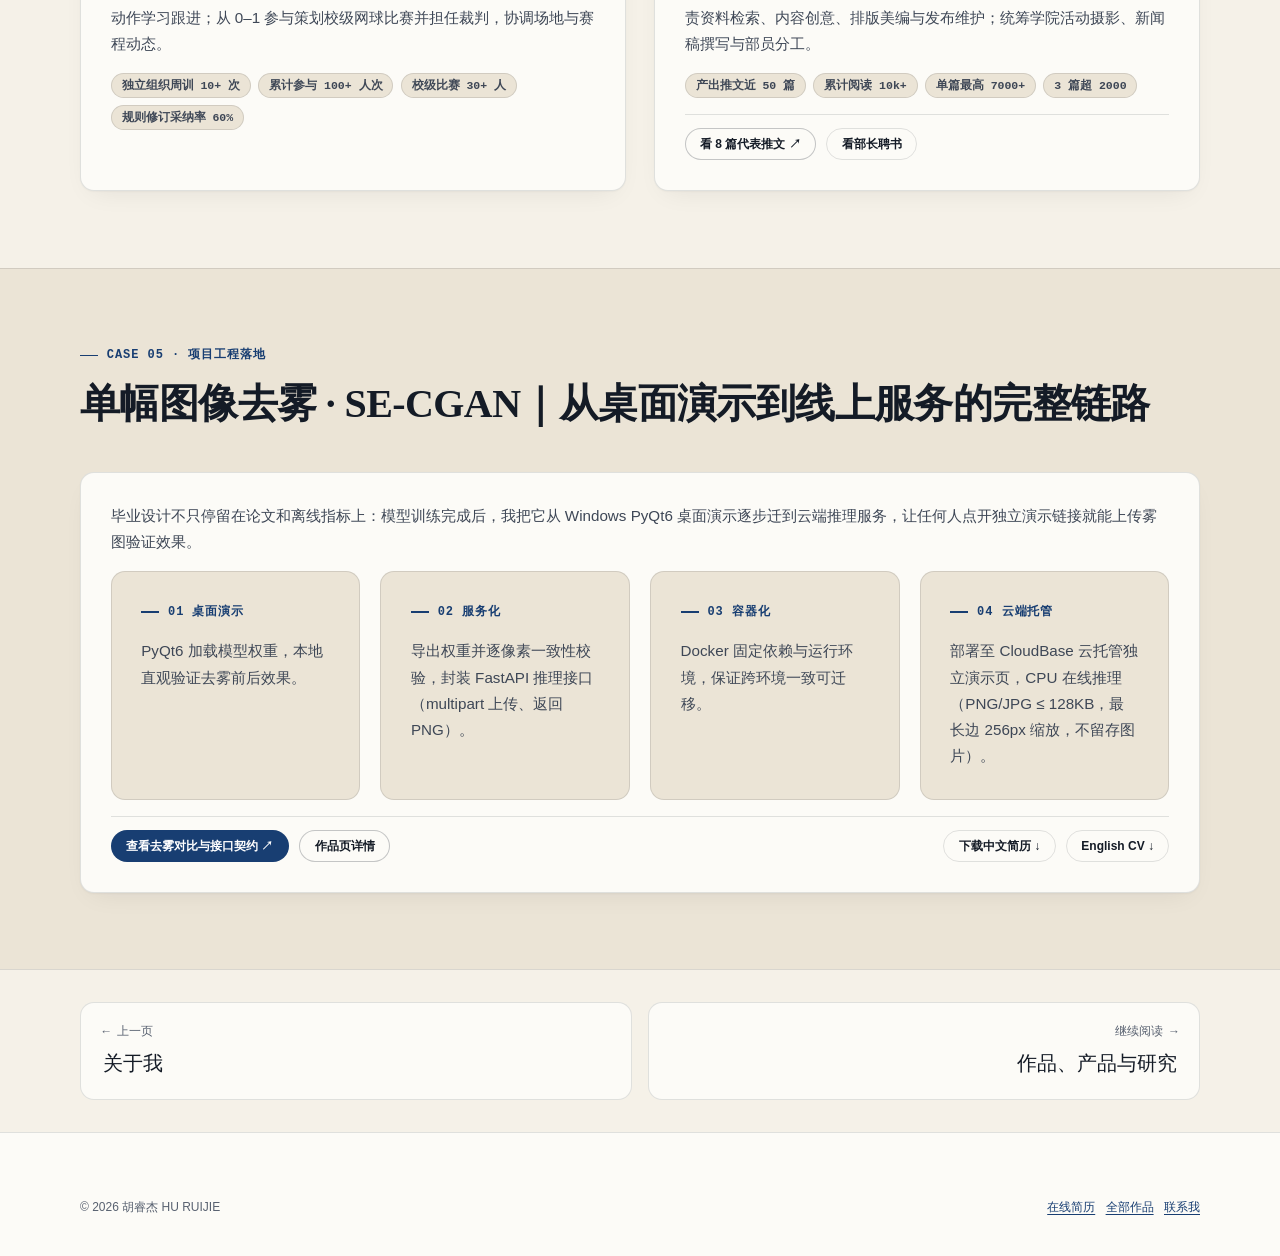
<file: site/experience.html>
<!DOCTYPE html>
<html lang="zh-CN">
<head>
  <meta charset="utf-8" />
  <meta name="viewport" content="width=device-width, initial-scale=1" />
  <title>实习与校园经历 · 胡睿杰 HU RUIJIE</title>
  <meta name="description" content="胡睿杰五段实习经历（含深圳和宏战略与投资部在岗职责方向、外企德科、海南钰泰私募、睿鑫信息、江苏今点）、校园组织经历与 SE-CGAN 毕业设计工程落地全过程。" />
  <link rel="icon" type="image/svg+xml" href="favicon.svg" />
  <link rel="stylesheet" href="css/tokens.css?v=20261120" />
  <link rel="stylesheet" href="css/base.css?v=20261120" />
  <link rel="stylesheet" href="css/layout.css?v=20261120" />
  <link rel="stylesheet" href="css/components.css?v=20261120" />
  <link rel="stylesheet" href="css/pages.css?v=20261120" />
</head>
<body>
  <a class="skip-link" href="#main">跳到正文内容</a>

  <header class="site-header">
    <div class="container site-header__inner">
      <a class="brand-mark" href="index.html">
        <span class="brand-mark__monogram" aria-hidden="true">HR</span>
        <span class="brand-mark__text">
          <span class="brand-mark__name">胡睿杰</span>
          <span class="brand-mark__sub">HU RUIJIE · 2026</span>
        </span>
      </a>
      <nav class="site-nav" aria-label="主导航">
        <a class="site-nav__link" href="index.html">首页</a>
        <a class="site-nav__link" href="about.html">关于</a>
        <a class="site-nav__link" href="experience.html" aria-current="page">经历</a>
        <a class="site-nav__link" href="works.html">作品</a>
        <a class="site-nav__link" href="cv.html">简历</a>
        <a class="site-nav__link" href="life.html">生活</a>
        <a class="site-nav__link" href="contact.html">联系</a>
      </nav>
      <div class="header-actions">
        <button type="button" class="icon-btn" data-cmd-open aria-label="站内快速索引">
          <span>索引</span>
          <kbd class="icon-btn__kbd">Ctrl K</kbd>
        </button>
        <a class="icon-btn lang-pill" href="en.html" lang="en">EN</a>
        <button type="button" class="menu-toggle" data-drawer-open aria-expanded="false" aria-controls="mobile-drawer" aria-label="打开导航菜单">
          <svg width="18" height="18" viewBox="0 0 18 18" fill="none" aria-hidden="true">
            <path d="M2.5 4.5h13M2.5 9h13M2.5 13.5h13" stroke="currentColor" stroke-width="1.6" stroke-linecap="round"/>
          </svg>
        </button>
      </div>
    </div>
  </header>

  <div class="mobile-drawer" id="mobile-drawer" hidden>
    <div class="mobile-drawer__panel" role="dialog" aria-modal="true" aria-label="移动端导航">
      <div class="mobile-drawer__head">
        <span class="brand-mark__name">胡睿杰 · HU RUIJIE</span>
        <button type="button" class="icon-btn" data-drawer-close>关闭</button>
      </div>
      <nav class="mobile-drawer__nav" aria-label="移动端主导航">
        <a class="mobile-drawer__link" href="index.html"><span>首页</span><span class="mono">00</span></a>
        <a class="mobile-drawer__link" href="about.html"><span>关于我</span><span class="mono">01</span></a>
        <a class="mobile-drawer__link" href="experience.html" aria-current="page"><span>实习与校园经历</span><span class="mono">02</span></a>
        <a class="mobile-drawer__link" href="works.html"><span>作品与研究</span><span class="mono">03</span></a>
        <a class="mobile-drawer__link" href="cv.html"><span>在线简历</span><span class="mono">04</span></a>
        <a class="mobile-drawer__link" href="life.html"><span>摄影与生活</span><span class="mono">05</span></a>
        <a class="mobile-drawer__link" href="contact.html"><span>联系我</span><span class="mono">06</span></a>
        <a class="mobile-drawer__link" href="en.html" lang="en"><span>English Brief</span><span class="mono">EN</span></a>
      </nav>
    </div>
  </div>

  <main id="main">
    <section class="page-hero">
      <div class="container">
        <span class="eyebrow">02 / EXPERIENCE · 经历档案</span>
        <h1 class="page-hero__title">把经历放回真实业务场景</h1>
        <p class="page-hero__lead">
          从运营数据分析、私募量化研究到软件与嵌入式开发，目前在深圳和宏战略与投资部继续积累行业研究经验。下面将“在岗职责方向”与“已完成实习成果”严格区分记录。
        </p>
        <div class="jump-pills">
          <a class="jump-pill" href="#hehong">在岗实习（和宏）↓</a>
          <a class="jump-pill" href="#completed-cases">四段已完成实习 ↓</a>
          <a class="jump-pill" href="#campus">校园组织经历 ↓</a>
          <a class="jump-pill" href="#dehaze-case">毕业设计工程落地 ↓</a>
        </div>
      </div>
    </section>

    <!-- Current Internship -->
    <section class="section" id="hehong" aria-labelledby="current-title">
      <div class="container">
        <div class="section-head">
          <span class="eyebrow">01 在岗 · CURRENT ROLE SCOPE</span>
          <h2 class="section-title" id="current-title">深圳市和宏实业股份有限公司｜战略与投资部 · 战略实习生</h2>
        </div>

        <article class="card">
          <div class="card__meta">
            <span>深圳｜2026.10 — 至今（2026.10.09 入职）</span>
            <span class="badge badge--court"><span class="status-dot" aria-hidden="true"></span>在岗进行中 · 仅展示职责方向</span>
          </div>
          <div class="callout callout--court">
            <span class="callout__title">口径说明</span>
            本段实习正在进行中，以下内容为岗位职责方向与拟参与工作，不作既成业绩表述；实际可公开成果将随后续进展补充。
          </div>
          <div class="grid-3">
            <div class="card card--flat">
              <span class="eyebrow">消费电子产业链 · 竞品对标</span>
              <h3 style="font-size:var(--text-base);">行业研究与竞品分析</h3>
              <p class="card__body">拟参与消费电子产业链动态跟踪，整理终端新品、零部件技术、下游需求与渠道变化信息；协助行业简报与头部厂商战略动作、竞品对标资料整理。</p>
            </div>
            <div class="card card--flat">
              <span class="eyebrow">市场测算 · 图表呈现</span>
              <h3 style="font-size:var(--text-base);">数据整理与市场测算</h3>
              <p class="card__body">拟参与全球及国内出货量、市场份额与用户偏好数据搜集、图表制作，协助开展市场容量与潜力测算。</p>
            </div>
            <div class="card card--flat">
              <span class="eyebrow">专题资料 · 战略复盘</span>
              <h3 style="font-size:var(--text-base);">战略材料与专题研究</h3>
              <p class="card__body">拟协助整理战略研讨、经营复盘与新项目可行性材料，参与新品赛道与海外市场等专题资料工作。</p>
            </div>
          </div>
        </article>
      </div>
    </section>

    <!-- 4 Completed Internships -->
    <section class="section section--bordered surface-subtle" id="completed-cases" aria-labelledby="completed-heading">
      <div class="container">
        <div class="section-head">
          <span class="eyebrow">04 已完成 · 2024—2025 / 数据、量化与开发</span>
          <h2 class="section-title" id="completed-heading">四段已完成实习拆解</h2>
        </div>

        <div style="display:grid;gap:1.5rem;">
          <!-- Case 01: FESCO Adecco -->
          <article class="card" id="waifuyuan">
            <div class="card__meta">
              <span>Case 01 · 上海｜2025.09 — 2025.12</span>
              <span class="badge badge--cobalt">业务数据分析实习生</span>
            </div>
            <h3 class="card__title">北京外企德科人力资源服务上海有限公司</h3>
            <p class="card__body">在 AI 招聘业务里同时负责运营数据分析与流程提效，把分散的明细和日常筛选跑成可复盘的指标与工具链。</p>

            <div class="ledger">
              <div class="ledger__cell">
                <span class="ledger__label">运营明细清洗</span>
                <span class="ledger__value">~900 条</span>
                <span class="ledger__note">5 客户 / 4 平台 / 33 天</span>
              </div>
              <div class="ledger__cell">
                <span class="ledger__label">面试协调</span>
                <span class="ledger__value">257 人</span>
                <span class="ledger__note">600+ 投递，90 人进入二面</span>
              </div>
              <div class="ledger__cell">
                <span class="ledger__label">候选人主表</span>
                <span class="ledger__value">220 名</span>
                <span class="ledger__note">德勤审计项目跟踪维护</span>
              </div>
            </div>

            <ul>
              <li><strong>【AI 招聘数据分析】</strong>清洗 AI 招聘助手约 900 条运营明细（5 客户 / 4 平台 / 33 天），以数据透视表呈现「曝光-详情-招呼-简历」全链路转化，迭代新增转化率指标定位低效岗位。</li>
              <li><strong>【选调漏斗与候选人管理】</strong>运营黄浦区选调生「日批制」筛选漏斗（600+ 投递、当日 16:00 截止初筛），累计 257 人面试、90 人进入二面；维护德勤审计项目 220 名候选人跟踪主表。</li>
              <li><strong>【流程自动化与数据核对】</strong>自研 bat + Excel 公式映射的批量重命名工具链，实现简历文件批量规范化归档；完成 JLL 代收付薪资核对。</li>
            </ul>
          </article>

          <!-- Case 02: Yutai Private Fund -->
          <article class="card" id="yutai">
            <div class="card__meta">
              <span>Case 02 · 上海｜2025.06 — 2025.08</span>
              <span class="badge badge--cobalt">投资经理助理实习生</span>
            </div>
            <h3 class="card__title">海南钰泰私募基金管理有限公司</h3>
            <p class="card__body">完整走完一轮量化研究工作：从股票多因子打分、股指期权历史回测流水线到经典资产定价模型复现与团队结项汇报。</p>

            <div class="ledger">
              <div class="ledger__cell">
                <span class="ledger__label">多因子样本</span>
                <span class="ledger__value">651 只</span>
                <span class="ledger__note">8 大类因子 · 三种加权与行业约束</span>
              </div>
              <div class="ledger__cell">
                <span class="ledger__label">回测流水线</span>
                <span class="ledger__value">5 步</span>
                <span class="ledger__note">2020–2025 股指期权日行情</span>
              </div>
              <div class="ledger__cell">
                <span class="ledger__label">研究性质</span>
                <span class="ledger__value">历史回测</span>
                <span class="ledger__note">非实盘收益，不作未来收益推论</span>
              </div>
            </div>

            <ul>
              <li><strong>【多因子选股】</strong>基于聚宽因子库对 651 只江苏股票构建排名制打分模型（8 大类因子、三种加权方案与行业分散约束），Top10 组合历史回测表现优于同期沪深 300（研究回测阶段，未直接推论为实盘表现或稳定预测能力）。</li>
              <li><strong>【期权策略回测】</strong>基于沪深 300 / 上证 50 / 中证 1000 股指期权 2020–2025 全量日行情，用 pandas 搭建 5 步自动化回测流水线，实现 Covered Call、日历效应等策略，历史回测中 Covered Call 各年度最大回撤低于标的指数。</li>
              <li><strong>【量化研究与结项】</strong>复现 Fama-French 三因子模型（自建 SMB / HML 因子序列并回归验证），统计上证 50 股指期货跨期套利信号，以结项汇报向团队交付。</li>
            </ul>
          </article>

          <!-- Case 03 & 04: Ruixin & Jindian -->
          <div class="grid-2">
            <article class="card" id="ruixin">
              <div class="card__meta">
                <span>Case 03 · 上海｜2024.12 — 2025.01</span>
                <span class="badge">嵌入式软件开发助理</span>
              </div>
              <h3 class="card__title">睿鑫信息科技（上海）有限公司</h3>
              <p class="card__body">从硬件测试环境搭建到代码调试，把严谨验证与规范文档沉淀成习惯。</p>
              <ul>
                <li><strong>【硬件测试与开发协作】</strong>配合开发团队完成 ARM 开发板测试环境搭建与基础功能实现，负责后期代码调试与功能验证，保障硬件功能稳定性。</li>
                <li><strong>【技术文档统筹管理】</strong>独立承担技术文档整理工作，系统归纳项目关键参数，规范化记录接口说明，形成标准化文档体系。</li>
              </ul>
            </article>

            <article class="card" id="jindian">
              <div class="card__meta">
                <span>Case 04 · 常州｜2024.01 — 2024.02</span>
                <span class="badge">软件开发实习生</span>
              </div>
              <h3 class="card__title">江苏今点软件有限公司</h3>
              <p class="card__body">在政务平台 APP 项目中参与功能修改与测试，第一次将测试思维用于真实交付。</p>
              <ul>
                <li><strong>【功能与接口测试】</strong>参与政务平台 APP 项目，协助整理项目文件、修改相关功能代码并执行接口测试；对部分模块开展黑盒测试，针对性定位与处理不通过用例。</li>
                <li><strong>【技术文档管理】</strong>统筹归纳项目关键参数与接口说明，规范化整理技术文档。</li>
              </ul>
            </article>
          </div>
        </div>
      </div>
    </section>

    <!-- Campus Leadership -->
    <section class="section" id="campus" aria-labelledby="campus-heading">
      <div class="container">
        <div class="section-head">
          <span class="eyebrow">CAMPUS LEADERSHIP · 组织与表达</span>
          <h2 class="section-title" id="campus-heading">校园经历</h2>
        </div>

        <div class="grid-2">
          <article class="card" id="tennis-association">
            <div class="card__meta">
              <span>2023.09 — 2025.06</span>
              <span class="badge badge--court">社团负责人</span>
            </div>
            <h3 class="card__title">常州大学网球协会｜社长</h3>
            <p class="card__body">
              制定并推进社团运营规划，负责新老成员入社管理、网球技术周训排班与动作学习跟进；从 0–1 参与策划校级网球比赛并担任裁判，协调场地与赛程动态。
            </p>
            <div class="badge-row">
              <span class="badge">独立组织周训 10+ 次</span>
              <span class="badge">累计参与 100+ 人次</span>
              <span class="badge">校级比赛 30+ 人</span>
              <span class="badge">规则修订采纳率 60%</span>
            </div>
          </article>

          <article class="card" id="campus-media">
            <div class="card__meta">
              <span>2022.06 — 2024.04</span>
              <span class="badge badge--cobalt">内容与美编统筹</span>
            </div>
            <h3 class="card__title">华罗庚学院学生会新闻部｜部长</h3>
            <p class="card__body">
              协助运营「现代产业学院」「长三角现代产业学院」两个官方公众号，负责资料检索、内容创意、排版美编与发布维护；统筹学院活动摄影、新闻稿撰写与部员分工。
            </p>
            <div class="badge-row">
              <span class="badge">产出推文近 50 篇</span>
              <span class="badge">累计阅读 10k+</span>
              <span class="badge">单篇最高 7000+</span>
              <span class="badge">3 篇超 2000</span>
            </div>
            <div class="card__foot">
              <div class="btn-group">
                <a class="btn btn--secondary btn--sm" href="works.html#wx">看 8 篇代表推文 ↗</a>
                <a class="btn btn--ghost btn--sm" href="works.html#certs">看部长聘书</a>
              </div>
            </div>
          </article>
        </div>
      </div>
    </section>

    <!-- Engineering Delivery Case: SE-CGAN -->
    <section class="section section--bordered surface-subtle" id="dehaze-case" aria-labelledby="dehaze-case-heading">
      <div class="container">
        <div class="section-head">
          <span class="eyebrow">Case 05 · 项目工程落地</span>
          <h2 class="section-title" id="dehaze-case-heading">单幅图像去雾 · SE-CGAN｜从桌面演示到线上服务的完整链路</h2>
        </div>

        <article class="card">
          <p class="card__body">
            毕业设计不只停留在论文和离线指标上：模型训练完成后，我把它从 Windows PyQt6 桌面演示逐步迁到云端推理服务，让任何人点开独立演示链接就能上传雾图验证效果。
          </p>
          <div class="grid-4">
            <div class="card card--flat">
              <span class="eyebrow">01 桌面演示</span>
              <p class="card__body">PyQt6 加载模型权重，本地直观验证去雾前后效果。</p>
            </div>
            <div class="card card--flat">
              <span class="eyebrow">02 服务化</span>
              <p class="card__body">导出权重并逐像素一致性校验，封装 FastAPI 推理接口（multipart 上传、返回 PNG）。</p>
            </div>
            <div class="card card--flat">
              <span class="eyebrow">03 容器化</span>
              <p class="card__body">Docker 固定依赖与运行环境，保证跨环境一致可迁移。</p>
            </div>
            <div class="card card--flat">
              <span class="eyebrow">04 云端托管</span>
              <p class="card__body">部署至 CloudBase 云托管独立演示页，CPU 在线推理（PNG/JPG ≤ 128KB，最长边 256px 缩放，不留存图片）。</p>
            </div>
          </div>
          <div class="card__foot">
            <div class="btn-group">
              <a class="btn btn--primary btn--sm" href="dehaze.html">查看去雾对比与接口契约 ↗</a>
              <a class="btn btn--secondary btn--sm" href="works.html#dehaze">作品页详情</a>
            </div>
            <div class="btn-group">
              <a class="btn btn--ghost btn--sm" href="assets/resume.pdfx" download="胡睿杰-简历-2026.pdf">下载中文简历 ↓</a>
              <a class="btn btn--ghost btn--sm" href="assets/resume-en.pdfx" download="HuRuijie-Resume-2026.pdf">English CV ↓</a>
            </div>
          </div>
        </article>
      </div>
    </section>

    <nav class="page-pager" aria-label="页面前后跳转">
      <div class="container page-pager__inner">
        <a class="pager-card" href="about.html">
          <span class="pager-card__kicker">← 上一页</span>
          <span class="pager-card__title">关于我</span>
        </a>
        <a class="pager-card pager-card--next" href="works.html">
          <span class="pager-card__kicker">继续阅读 →</span>
          <span class="pager-card__title">作品、产品与研究</span>
        </a>
      </div>
    </nav>
  </main>

  <footer class="site-footer">
    <div class="container">
      <div class="footer-bottom" style="margin-top:0;padding-top:0;border-top:0;">
        <span>© 2026 胡睿杰 HU RUIJIE</span>
        <div class="btn-group">
          <a href="cv.html">在线简历</a>
          <a href="works.html">全部作品</a>
          <a href="contact.html">联系我</a>
        </div>
      </div>
    </div>
  </footer>

  <script type="module" src="js/main.js?v=20261120"></script>
</body>
</html>
</file>
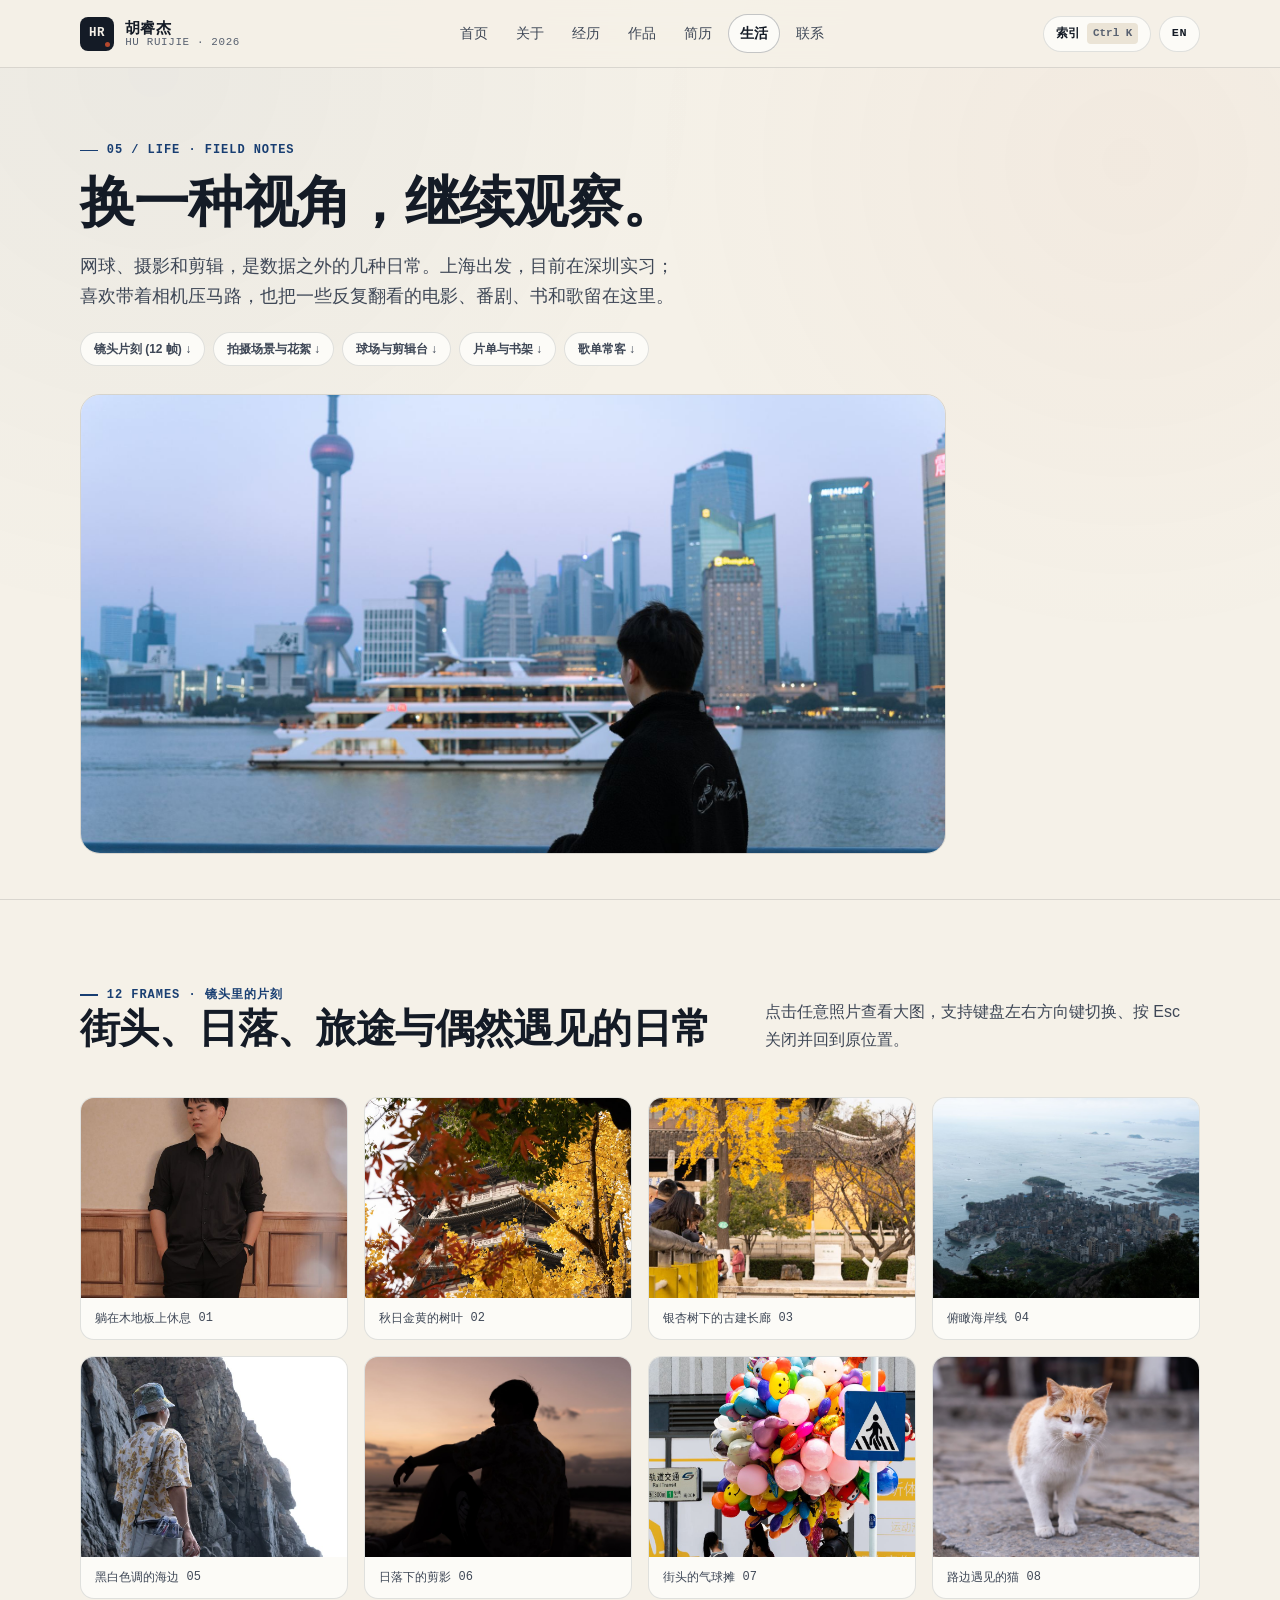
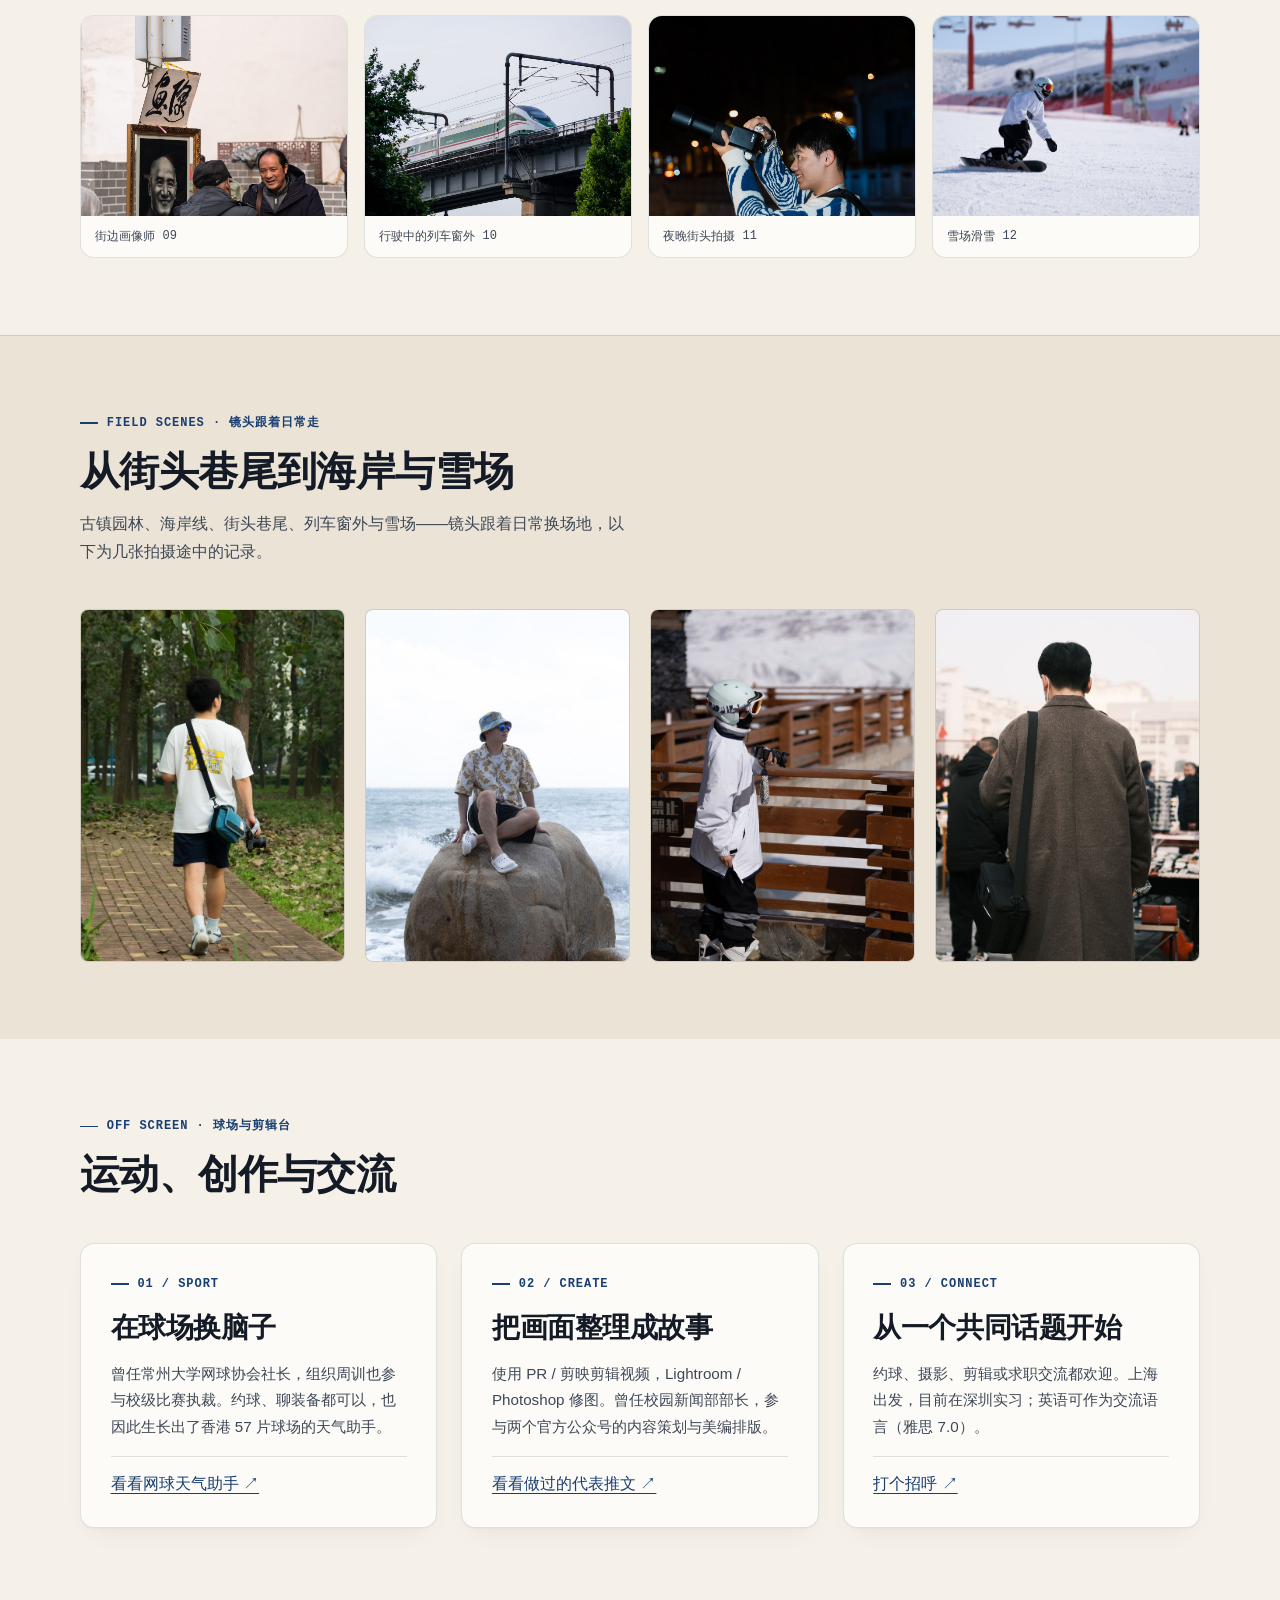
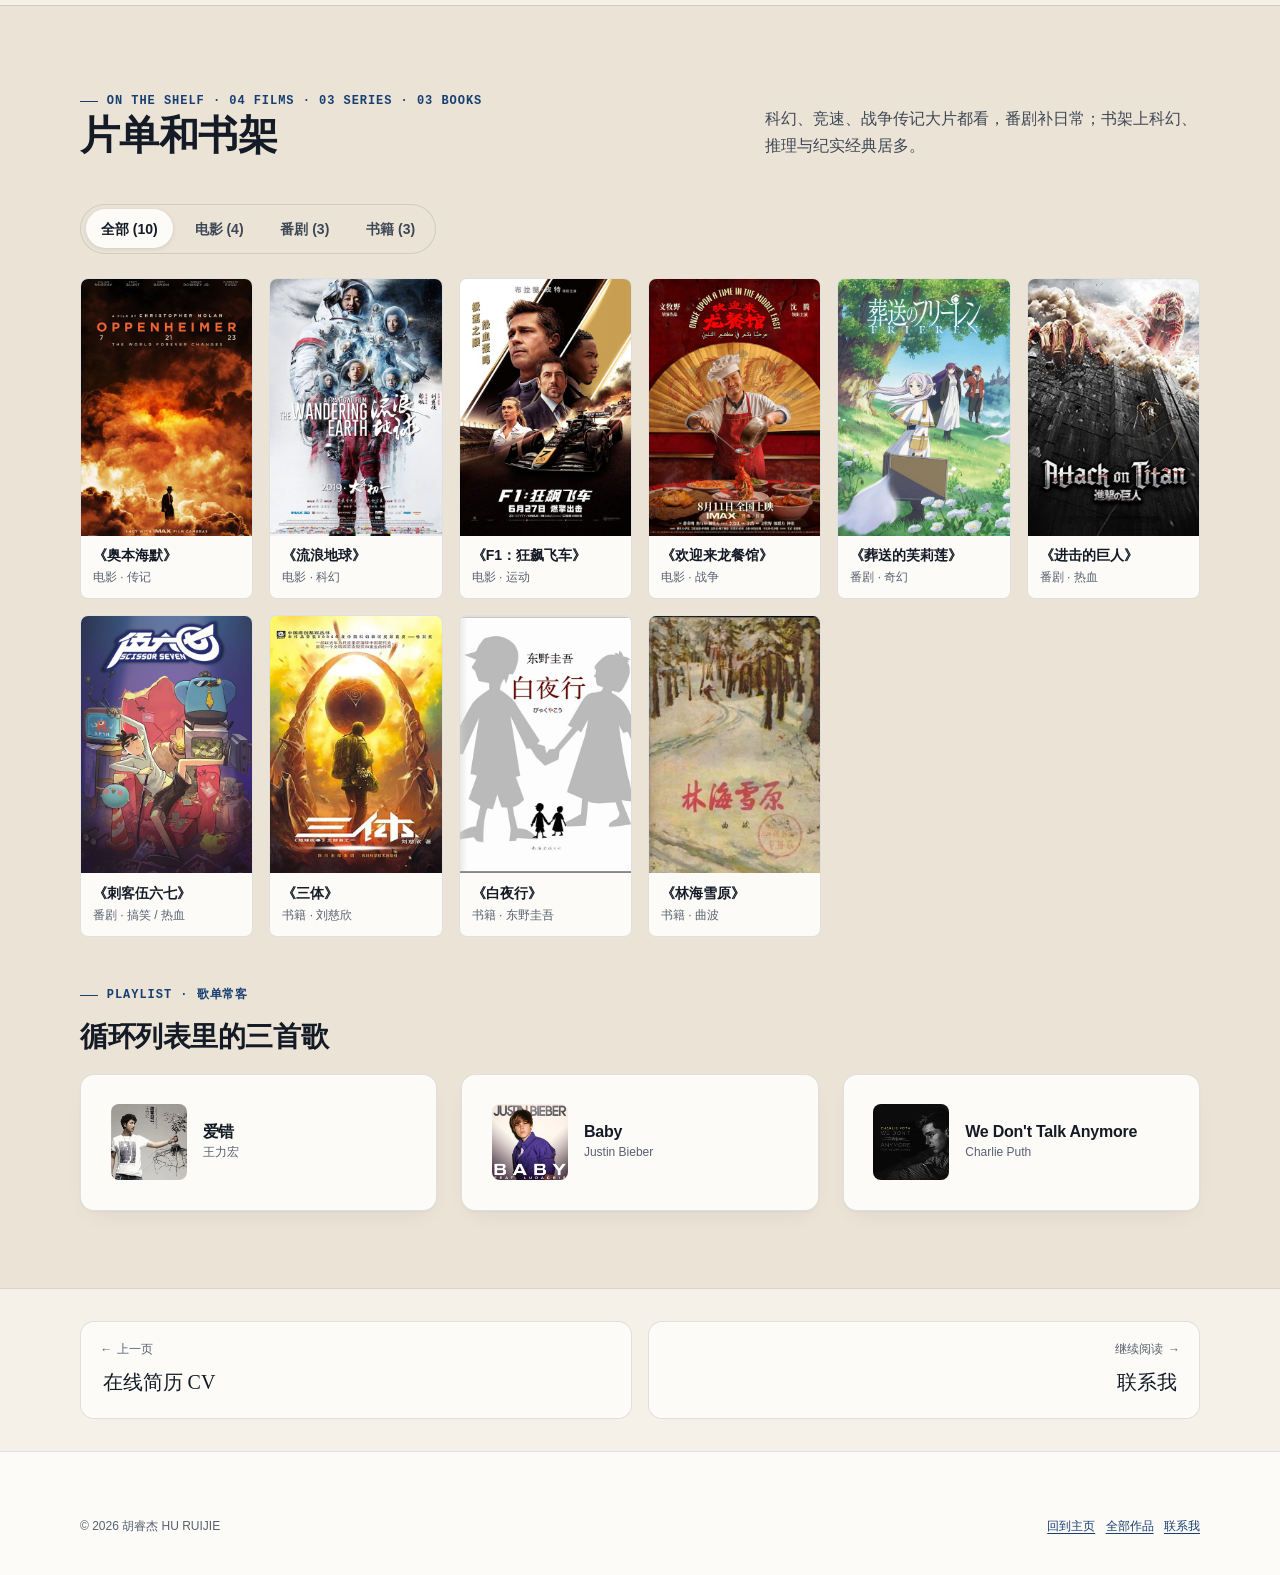
<file: site/life.html>
<!DOCTYPE html>
<html lang="zh-CN">
<head>
  <meta charset="utf-8" />
  <meta name="viewport" content="width=device-width, initial-scale=1" />
  <title>摄影与生活档案 · 胡睿杰 HU RUIJIE</title>
  <meta name="description" content="胡睿杰数据之外的生活档案：12 帧个人摄影作品、网球协会社长与剪辑创作、电影番剧书架与常听歌单。" />
  <link rel="icon" type="image/svg+xml" href="favicon.svg" />
  <link rel="stylesheet" href="css/tokens.css?v=20261120" />
  <link rel="stylesheet" href="css/base.css?v=20261120" />
  <link rel="stylesheet" href="css/layout.css?v=20261120" />
  <link rel="stylesheet" href="css/components.css?v=20261120" />
  <link rel="stylesheet" href="css/pages.css?v=20261120" />
</head>
<body>
  <a class="skip-link" href="#main">跳到正文内容</a>

  <header class="site-header">
    <div class="container site-header__inner">
      <a class="brand-mark" href="index.html">
        <span class="brand-mark__monogram" aria-hidden="true">HR</span>
        <span class="brand-mark__text">
          <span class="brand-mark__name">胡睿杰</span>
          <span class="brand-mark__sub">HU RUIJIE · 2026</span>
        </span>
      </a>
      <nav class="site-nav" aria-label="主导航">
        <a class="site-nav__link" href="index.html">首页</a>
        <a class="site-nav__link" href="about.html">关于</a>
        <a class="site-nav__link" href="experience.html">经历</a>
        <a class="site-nav__link" href="works.html">作品</a>
        <a class="site-nav__link" href="cv.html">简历</a>
        <a class="site-nav__link" href="life.html" aria-current="page">生活</a>
        <a class="site-nav__link" href="contact.html">联系</a>
      </nav>
      <div class="header-actions">
        <button type="button" class="icon-btn" data-cmd-open aria-label="站内快速索引">
          <span>索引</span>
          <kbd class="icon-btn__kbd">Ctrl K</kbd>
        </button>
        <a class="icon-btn lang-pill" href="en.html" lang="en">EN</a>
        <button type="button" class="menu-toggle" data-drawer-open aria-expanded="false" aria-controls="mobile-drawer" aria-label="打开导航菜单">
          <svg width="18" height="18" viewBox="0 0 18 18" fill="none" aria-hidden="true">
            <path d="M2.5 4.5h13M2.5 9h13M2.5 13.5h13" stroke="currentColor" stroke-width="1.6" stroke-linecap="round"/>
          </svg>
        </button>
      </div>
    </div>
  </header>

  <div class="mobile-drawer" id="mobile-drawer" hidden>
    <div class="mobile-drawer__panel" role="dialog" aria-modal="true" aria-label="移动端导航">
      <div class="mobile-drawer__head">
        <span class="brand-mark__name">胡睿杰 · HU RUIJIE</span>
        <button type="button" class="icon-btn" data-drawer-close>关闭</button>
      </div>
      <nav class="mobile-drawer__nav" aria-label="移动端主导航">
        <a class="mobile-drawer__link" href="index.html"><span>首页</span><span class="mono">00</span></a>
        <a class="mobile-drawer__link" href="about.html"><span>关于我</span><span class="mono">01</span></a>
        <a class="mobile-drawer__link" href="experience.html"><span>实习与校园经历</span><span class="mono">02</span></a>
        <a class="mobile-drawer__link" href="works.html"><span>作品与研究</span><span class="mono">03</span></a>
        <a class="mobile-drawer__link" href="cv.html"><span>在线简历</span><span class="mono">04</span></a>
        <a class="mobile-drawer__link" href="life.html" aria-current="page"><span>摄影与生活</span><span class="mono">05</span></a>
        <a class="mobile-drawer__link" href="contact.html"><span>联系我</span><span class="mono">06</span></a>
        <a class="mobile-drawer__link" href="en.html" lang="en"><span>English Brief</span><span class="mono">EN</span></a>
      </nav>
    </div>
  </div>

  <main id="main">
    <section class="page-hero">
      <div class="container">
        <span class="eyebrow">05 / LIFE · FIELD NOTES</span>
        <h1 class="page-hero__title">换一种视角，继续观察。</h1>
        <p class="page-hero__lead">
          网球、摄影和剪辑，是数据之外的几种日常。上海出发，目前在深圳实习；喜欢带着相机压马路，也把一些反复翻看的电影、番剧、书和歌留在这里。
        </p>
        <div class="jump-pills">
          <a class="jump-pill" href="#gallery">镜头片刻 (12 帧) ↓</a>
          <a class="jump-pill" href="#places">拍摄场景与花絮 ↓</a>
          <a class="jump-pill" href="#friend">球场与剪辑台 ↓</a>
          <a class="jump-pill" href="#media">片单与书架 ↓</a>
          <a class="jump-pill" href="#listening">歌单常客 ↓</a>
        </div>

        <figure class="life-hero-banner" style="margin:1.75rem 0 0;">
          <img src="assets/intro-hero.jpg" alt="上海外滩蓝调时刻，眺望黄浦江对岸天际线" width="1920" height="1200" loading="eager" />
        </figure>
      </div>
    </section>

    <!-- 12 Frames Photography Gallery -->
    <section class="section" id="gallery" aria-labelledby="photos-title">
      <div class="container">
        <div class="section-head section-head--split">
          <div>
            <span class="eyebrow">12 FRAMES · 镜头里的片刻</span>
            <h2 class="section-title" id="photos-title">街头、日落、旅途与偶然遇见的日常</h2>
          </div>
          <p class="section-lead">
            点击任意照片查看大图，支持键盘左右方向键切换、按 Esc 关闭并回到原位置。
          </p>
        </div>

        <div class="photo-grid" id="shots">
          <button type="button" class="photo-card" data-lightbox-group="life-photos" data-lightbox-src="assets/life/life-01.jpg" data-lightbox-caption="01 / 日常 · 躺在木地板上休息">
            <span class="photo-card__img"><img src="assets/life/life-01.jpg" alt="躺在木地板上休息" width="933" height="1400" loading="lazy" /></span>
            <span class="photo-card__cap"><span>躺在木地板上休息</span><span class="mono">01</span></span>
          </button>
          <button type="button" class="photo-card" data-lightbox-group="life-photos" data-lightbox-src="assets/life/life-02.jpg" data-lightbox-caption="02 / 秋叶 · 秋日金黄的树叶与古塔">
            <span class="photo-card__img"><img src="assets/life/life-02.jpg" alt="秋日金黄的树叶" width="1400" height="788" loading="lazy" /></span>
            <span class="photo-card__cap"><span>秋日金黄的树叶</span><span class="mono">02</span></span>
          </button>
          <button type="button" class="photo-card" data-lightbox-group="life-photos" data-lightbox-src="assets/life/life-03.jpg" data-lightbox-caption="03 / 银杏 · 银杏树下的古建长廊">
            <span class="photo-card__img"><img src="assets/life/life-03.jpg" alt="银杏树下的古建长廊" width="1400" height="596" loading="lazy" /></span>
            <span class="photo-card__cap"><span>银杏树下的古建长廊</span><span class="mono">03</span></span>
          </button>
          <button type="button" class="photo-card" data-lightbox-group="life-photos" data-lightbox-src="assets/life/life-04.jpg" data-lightbox-caption="04 / 海岸线 · 俯瞰海岸线">
            <span class="photo-card__img"><img src="assets/life/life-04.jpg" alt="俯瞰海岸线" width="1400" height="933" loading="lazy" /></span>
            <span class="photo-card__cap"><span>俯瞰海岸线</span><span class="mono">04</span></span>
          </button>
          <button type="button" class="photo-card" data-lightbox-group="life-photos" data-lightbox-src="assets/life/life-05.jpg" data-lightbox-caption="05 / 海边 · 黑白色调的海边">
            <span class="photo-card__img"><img src="assets/life/life-05.jpg" alt="黑白色调的海边" width="933" height="1400" loading="lazy" /></span>
            <span class="photo-card__cap"><span>黑白色调的海边</span><span class="mono">05</span></span>
          </button>
          <button type="button" class="photo-card" data-lightbox-group="life-photos" data-lightbox-src="assets/life/life-06.jpg" data-lightbox-caption="06 / 日落 · 日落下的剪影">
            <span class="photo-card__img"><img src="assets/life/life-06.jpg" alt="日落下的剪影" width="1400" height="933" loading="lazy" /></span>
            <span class="photo-card__cap"><span>日落下的剪影</span><span class="mono">06</span></span>
          </button>
          <button type="button" class="photo-card" data-lightbox-group="life-photos" data-lightbox-src="assets/life/life-07.jpg" data-lightbox-caption="07 / 街头 · 街头的气球摊">
            <span class="photo-card__img"><img src="assets/life/life-07.jpg" alt="街头的气球摊" width="933" height="1400" loading="lazy" /></span>
            <span class="photo-card__cap"><span>街头的气球摊</span><span class="mono">07</span></span>
          </button>
          <button type="button" class="photo-card" data-lightbox-group="life-photos" data-lightbox-src="assets/life/life-08.jpg" data-lightbox-caption="08 / 猫 · 路边遇见的猫">
            <span class="photo-card__img"><img src="assets/life/life-08.jpg" alt="路边遇见的猫" width="1400" height="933" loading="lazy" /></span>
            <span class="photo-card__cap"><span>路边遇见的猫</span><span class="mono">08</span></span>
          </button>
          <button type="button" class="photo-card" data-lightbox-group="life-photos" data-lightbox-src="assets/life/life-09.jpg" data-lightbox-caption="09 / 画摊 · 街边画像师">
            <span class="photo-card__img"><img src="assets/life/life-09.jpg" alt="街边画像师" width="1050" height="1400" loading="lazy" /></span>
            <span class="photo-card__cap"><span>街边画像师</span><span class="mono">09</span></span>
          </button>
          <button type="button" class="photo-card" data-lightbox-group="life-photos" data-lightbox-src="assets/life/life-10.jpg" data-lightbox-caption="10 / 列车 · 行驶中的列车窗外">
            <span class="photo-card__img"><img src="assets/life/life-10.jpg" alt="行驶中的列车窗外" width="1400" height="788" loading="lazy" /></span>
            <span class="photo-card__cap"><span>行驶中的列车窗外</span><span class="mono">10</span></span>
          </button>
          <button type="button" class="photo-card" data-lightbox-group="life-photos" data-lightbox-src="assets/life/life-11.jpg" data-lightbox-caption="11 / 夜拍 · 夜晚街头拍摄">
            <span class="photo-card__img"><img src="assets/life/life-11.jpg" alt="夜晚街头拍摄" width="933" height="1400" loading="lazy" /></span>
            <span class="photo-card__cap"><span>夜晚街头拍摄</span><span class="mono">11</span></span>
          </button>
          <button type="button" class="photo-card" data-lightbox-group="life-photos" data-lightbox-src="assets/life/life-12.jpg" data-lightbox-caption="12 / 滑雪 · 雪场滑雪">
            <span class="photo-card__img"><img src="assets/life/life-12.jpg" alt="雪场滑雪" width="1400" height="933" loading="lazy" /></span>
            <span class="photo-card__cap"><span>雪场滑雪</span><span class="mono">12</span></span>
          </button>
        </div>
      </div>
    </section>

    <!-- Places & Candid Moments -->
    <section class="section section--bordered surface-subtle" id="places" aria-labelledby="places-title">
      <div class="container">
        <div class="section-head">
          <span class="eyebrow">FIELD SCENES · 镜头跟着日常走</span>
          <h2 class="section-title" id="places-title">从街头巷尾到海岸与雪场</h2>
          <p class="section-lead">古镇园林、海岸线、街头巷尾、列车窗外与雪场——镜头跟着日常换场地，以下为几张拍摄途中的记录。</p>
        </div>

        <div class="grid-4">
          <div class="media-frame" style="aspect-ratio:3/4;">
            <img src="assets/life/life-p1.jpg" alt="手持相机走在林荫小径" width="675" height="900" loading="lazy" />
          </div>
          <div class="media-frame" style="aspect-ratio:3/4;">
            <img src="assets/life/life-p2.jpg" alt="海边礁石留影" width="675" height="900" loading="lazy" />
          </div>
          <div class="media-frame" style="aspect-ratio:3/4;">
            <img src="assets/life/life-p3.jpg" alt="雪场手持相机观察" width="675" height="900" loading="lazy" />
          </div>
          <div class="media-frame" style="aspect-ratio:3/4;">
            <img src="assets/life/life-p4.jpg" alt="背着相机包逛市集" width="675" height="900" loading="lazy" />
          </div>
        </div>
      </div>
    </section>

    <!-- Tennis, Editing & Connection -->
    <section class="section" id="friend" aria-labelledby="daily-title">
      <div class="container">
        <div class="section-head">
          <span class="eyebrow">OFF SCREEN · 球场与剪辑台</span>
          <h2 class="section-title" id="daily-title">运动、创作与交流</h2>
        </div>

        <div class="grid-3">
          <article class="card">
            <span class="eyebrow">01 / SPORT</span>
            <h3 class="card__title">在球场换脑子</h3>
            <p class="card__body">曾任常州大学网球协会社长，组织周训也参与校级比赛执裁。约球、聊装备都可以，也因此生长出了香港 57 片球场的天气助手。</p>
            <div class="card__foot"><a href="works.html#weather-helper">看看网球天气助手 ↗</a></div>
          </article>

          <article class="card">
            <span class="eyebrow">02 / CREATE</span>
            <h3 class="card__title">把画面整理成故事</h3>
            <p class="card__body">使用 PR / 剪映剪辑视频，Lightroom / Photoshop 修图。曾任校园新闻部部长，参与两个官方公众号的内容策划与美编排版。</p>
            <div class="card__foot"><a href="works.html#wx">看看做过的代表推文 ↗</a></div>
          </article>

          <article class="card">
            <span class="eyebrow">03 / CONNECT</span>
            <h3 class="card__title">从一个共同话题开始</h3>
            <p class="card__body">约球、摄影、剪辑或求职交流都欢迎。上海出发，目前在深圳实习；英语可作为交流语言（雅思 7.0）。</p>
            <div class="card__foot"><a href="contact.html">打个招呼 ↗</a></div>
          </article>
        </div>
      </div>
    </section>

    <!-- Books, Films, Series & Music -->
    <section class="section section--bordered surface-subtle" id="media" aria-labelledby="shelf-title">
      <div class="container">
        <div class="section-head section-head--split">
          <div>
            <span class="eyebrow">ON THE SHELF · 04 FILMS · 03 SERIES · 03 BOOKS</span>
            <h2 class="section-title" id="shelf-title">片单和书架</h2>
          </div>
          <p class="section-lead">科幻、竞速、战争传记大片都看，番剧补日常；书架上科幻、推理与纪实经典居多。</p>
        </div>

        <div class="filter-bar" style="margin-bottom:1.5rem;" data-filter-group data-filter-target="[data-media-item]" role="group" aria-label="按类型筛选片单书架">
          <button type="button" class="filter-btn" data-filter-value="all" aria-pressed="true">全部 (10)</button>
          <button type="button" class="filter-btn" data-filter-value="film" aria-pressed="false">电影 (4)</button>
          <button type="button" class="filter-btn" data-filter-value="series" aria-pressed="false">番剧 (3)</button>
          <button type="button" class="filter-btn" data-filter-value="book" aria-pressed="false">书籍 (3)</button>
        </div>

        <div class="media-shelf">
          <article class="media-tile" data-media-item data-category="film">
            <div class="media-tile__poster"><img src="assets/media/oppenheimer.jpg" alt="《奥本海默》海报" width="480" height="720" loading="lazy" /></div>
            <div class="media-tile__meta"><span class="media-tile__title">《奥本海默》</span><span class="media-tile__sub">电影 · 传记</span></div>
          </article>
          <article class="media-tile" data-media-item data-category="film">
            <div class="media-tile__poster"><img src="assets/media/wandering-earth.jpg" alt="《流浪地球》海报" width="480" height="720" loading="lazy" /></div>
            <div class="media-tile__meta"><span class="media-tile__title">《流浪地球》</span><span class="media-tile__sub">电影 · 科幻</span></div>
          </article>
          <article class="media-tile" data-media-item data-category="film">
            <div class="media-tile__poster"><img src="assets/media/f1.jpg" alt="《F1：狂飙飞车》海报" width="480" height="720" loading="lazy" /></div>
            <div class="media-tile__meta"><span class="media-tile__title">《F1：狂飙飞车》</span><span class="media-tile__sub">电影 · 运动</span></div>
          </article>
          <article class="media-tile" data-media-item data-category="film">
            <div class="media-tile__poster"><img src="assets/media/dragon-restaurant.jpg" alt="《欢迎来龙餐馆》海报" width="480" height="720" loading="lazy" /></div>
            <div class="media-tile__meta"><span class="media-tile__title">《欢迎来龙餐馆》</span><span class="media-tile__sub">电影 · 战争</span></div>
          </article>
          <article class="media-tile" data-media-item data-category="series">
            <div class="media-tile__poster"><img src="assets/media/frieren.jpg" alt="《葬送的芙莉莲》海报" width="480" height="720" loading="lazy" /></div>
            <div class="media-tile__meta"><span class="media-tile__title">《葬送的芙莉莲》</span><span class="media-tile__sub">番剧 · 奇幻</span></div>
          </article>
          <article class="media-tile" data-media-item data-category="series">
            <div class="media-tile__poster"><img src="assets/media/attack-on-titan.jpg" alt="《进击的巨人》海报" width="480" height="720" loading="lazy" /></div>
            <div class="media-tile__meta"><span class="media-tile__title">《进击的巨人》</span><span class="media-tile__sub">番剧 · 热血</span></div>
          </article>
          <article class="media-tile" data-media-item data-category="series">
            <div class="media-tile__poster"><img src="assets/media/scissor-seven.jpg" alt="《刺客伍六七》海报" width="480" height="720" loading="lazy" /></div>
            <div class="media-tile__meta"><span class="media-tile__title">《刺客伍六七》</span><span class="media-tile__sub">番剧 · 搞笑 / 热血</span></div>
          </article>
          <article class="media-tile" data-media-item data-category="book">
            <div class="media-tile__poster"><img src="assets/media/three-body.jpg" alt="《三体》封面" width="480" height="720" loading="lazy" /></div>
            <div class="media-tile__meta"><span class="media-tile__title">《三体》</span><span class="media-tile__sub">书籍 · 刘慈欣</span></div>
          </article>
          <article class="media-tile" data-media-item data-category="book">
            <div class="media-tile__poster"><img src="assets/media/baiyexing.jpg" alt="《白夜行》封面" width="480" height="720" loading="lazy" /></div>
            <div class="media-tile__meta"><span class="media-tile__title">《白夜行》</span><span class="media-tile__sub">书籍 · 东野圭吾</span></div>
          </article>
          <article class="media-tile" data-media-item data-category="book">
            <div class="media-tile__poster"><img src="assets/media/linhai-xueyuan.jpg" alt="《林海雪原》封面" width="480" height="720" loading="lazy" /></div>
            <div class="media-tile__meta"><span class="media-tile__title">《林海雪原》</span><span class="media-tile__sub">书籍 · 曲波</span></div>
          </article>
        </div>

        <!-- Listening -->
        <div id="listening" style="margin-top:3rem;">
          <div class="section-head" style="margin-bottom:1.25rem;">
            <span class="eyebrow">PLAYLIST · 歌单常客</span>
            <h3 class="section-title" id="listening-title" style="font-size:var(--text-xl);">循环列表里的三首歌</h3>
          </div>
          <div class="grid-3">
            <article class="card" style="flex-direction:row;align-items:center;gap:1rem;">
              <img src="assets/media/aicuo.jpg" alt="王力宏歌曲封面" width="76" height="76" style="width:76px;height:76px;border-radius:8px;object-fit:cover;flex-shrink:0;" loading="lazy" />
              <div>
                <h4 style="font-size:var(--text-base);">爱错</h4>
                <p class="media-tile__sub">王力宏</p>
              </div>
            </article>
            <article class="card" style="flex-direction:row;align-items:center;gap:1rem;">
              <img src="assets/media/baby.jpg" alt="Baby 单曲封面" width="76" height="76" style="width:76px;height:76px;border-radius:8px;object-fit:cover;flex-shrink:0;" loading="lazy" />
              <div>
                <h4 style="font-size:var(--text-base);">Baby</h4>
                <p class="media-tile__sub">Justin Bieber</p>
              </div>
            </article>
            <article class="card" style="flex-direction:row;align-items:center;gap:1rem;">
              <img src="assets/media/wedonttalkanymore.jpg" alt="We Don't Talk Anymore 单曲封面" width="76" height="76" style="width:76px;height:76px;border-radius:8px;object-fit:cover;flex-shrink:0;" loading="lazy" />
              <div>
                <h4 style="font-size:var(--text-base);">We Don't Talk Anymore</h4>
                <p class="media-tile__sub">Charlie Puth</p>
              </div>
            </article>
          </div>
        </div>
      </div>
    </section>

    <nav class="page-pager" aria-label="页面前后跳转">
      <div class="container page-pager__inner">
        <a class="pager-card" href="cv.html">
          <span class="pager-card__kicker">← 上一页</span>
          <span class="pager-card__title">在线简历 CV</span>
        </a>
        <a class="pager-card pager-card--next" href="contact.html">
          <span class="pager-card__kicker">继续阅读 →</span>
          <span class="pager-card__title">联系我</span>
        </a>
      </div>
    </nav>
  </main>

  <footer class="site-footer">
    <div class="container">
      <div class="footer-bottom" style="margin-top:0;padding-top:0;border-top:0;">
        <span>© 2026 胡睿杰 HU RUIJIE</span>
        <div class="btn-group">
          <a href="index.html">回到主页</a>
          <a href="works.html">全部作品</a>
          <a href="contact.html">联系我</a>
        </div>
      </div>
    </div>
  </footer>

  <script type="module" src="js/main.js?v=20261120"></script>
  <script type="module" src="js/lightbox.js?v=20261120"></script>
</body>
</html>
</file>
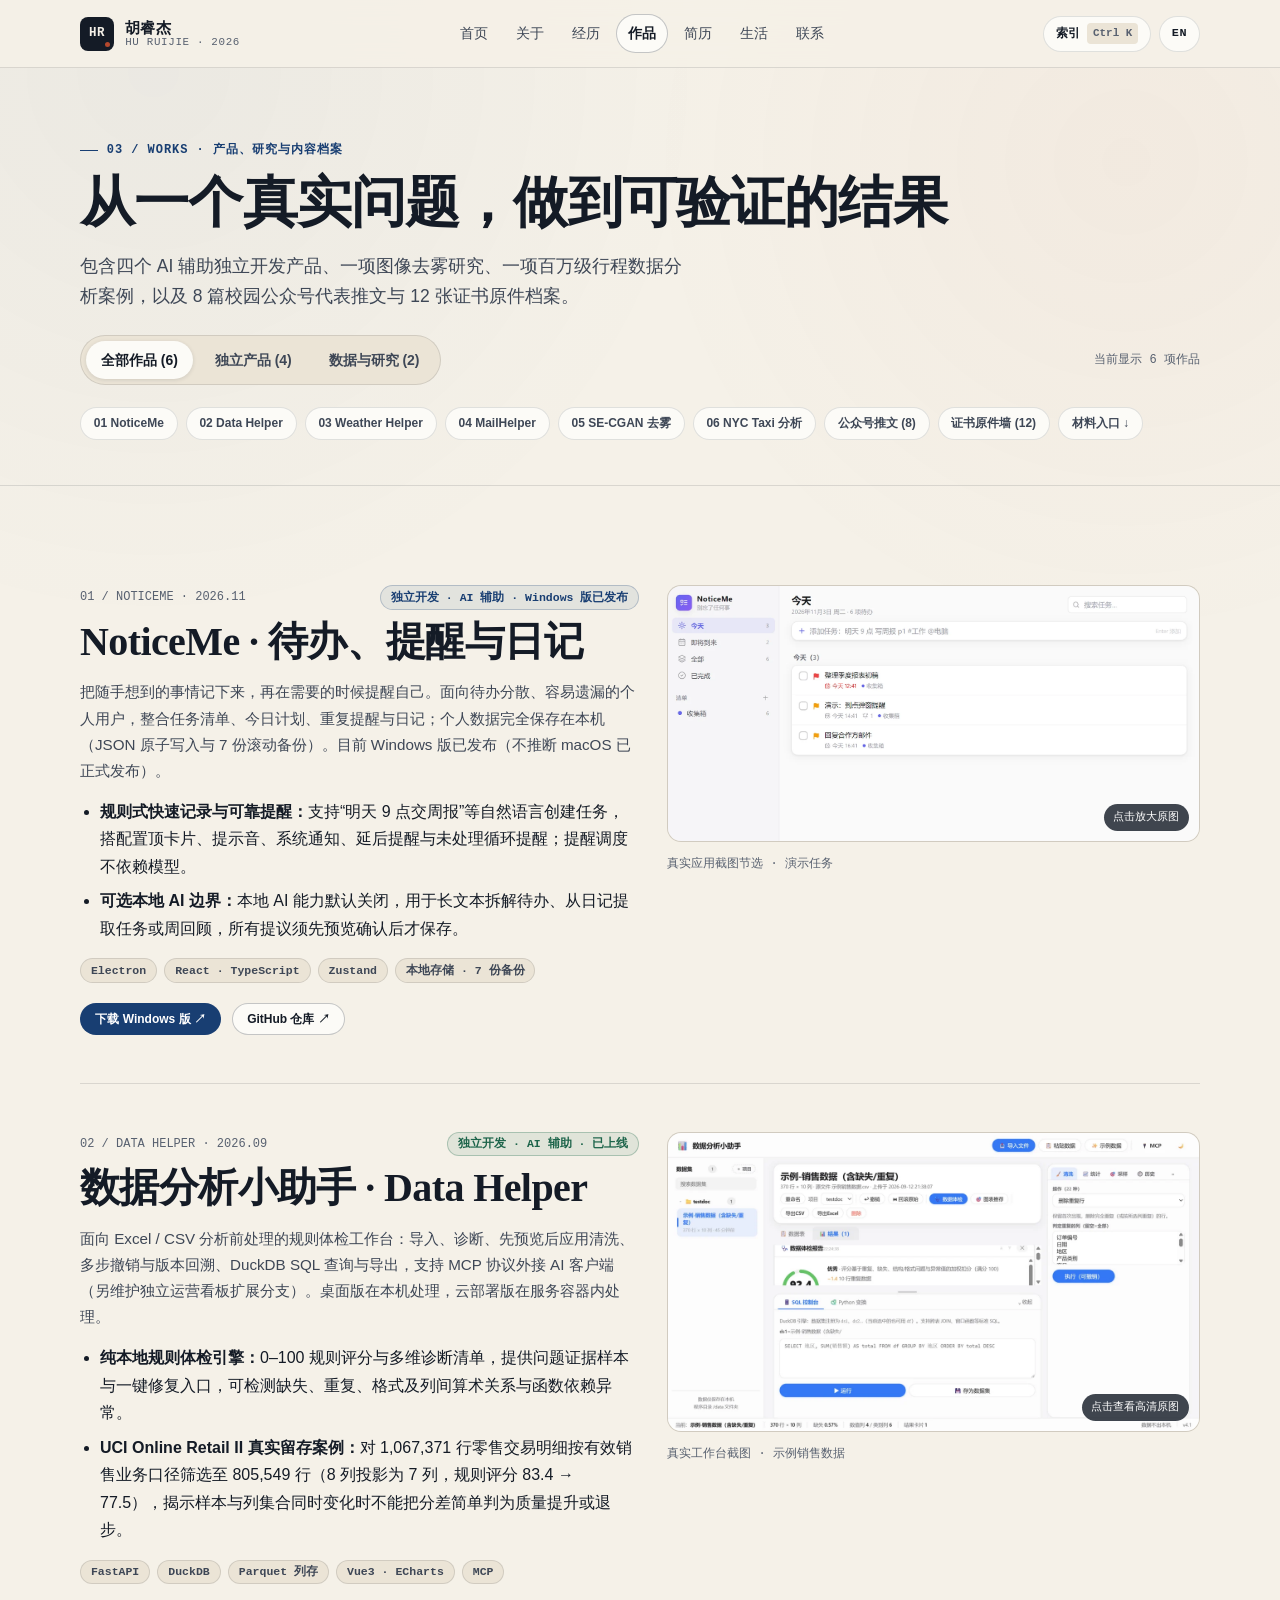
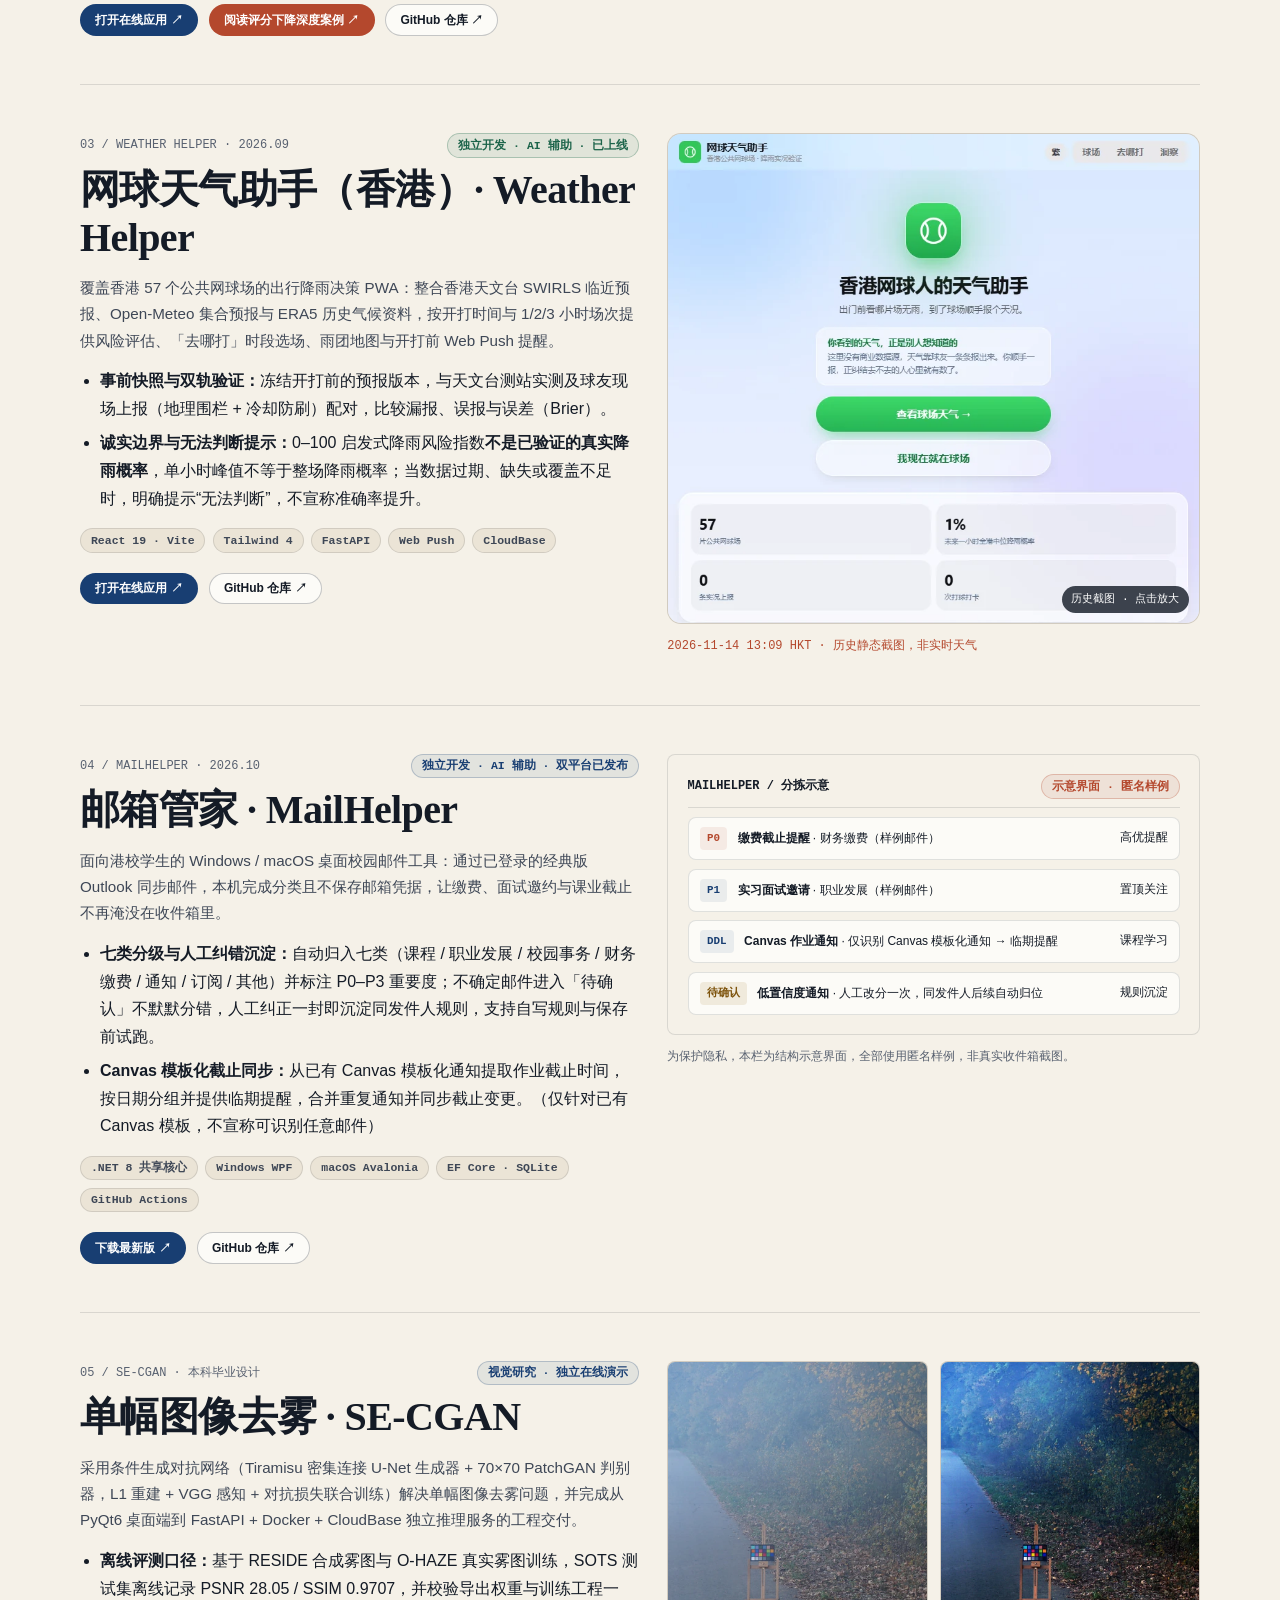
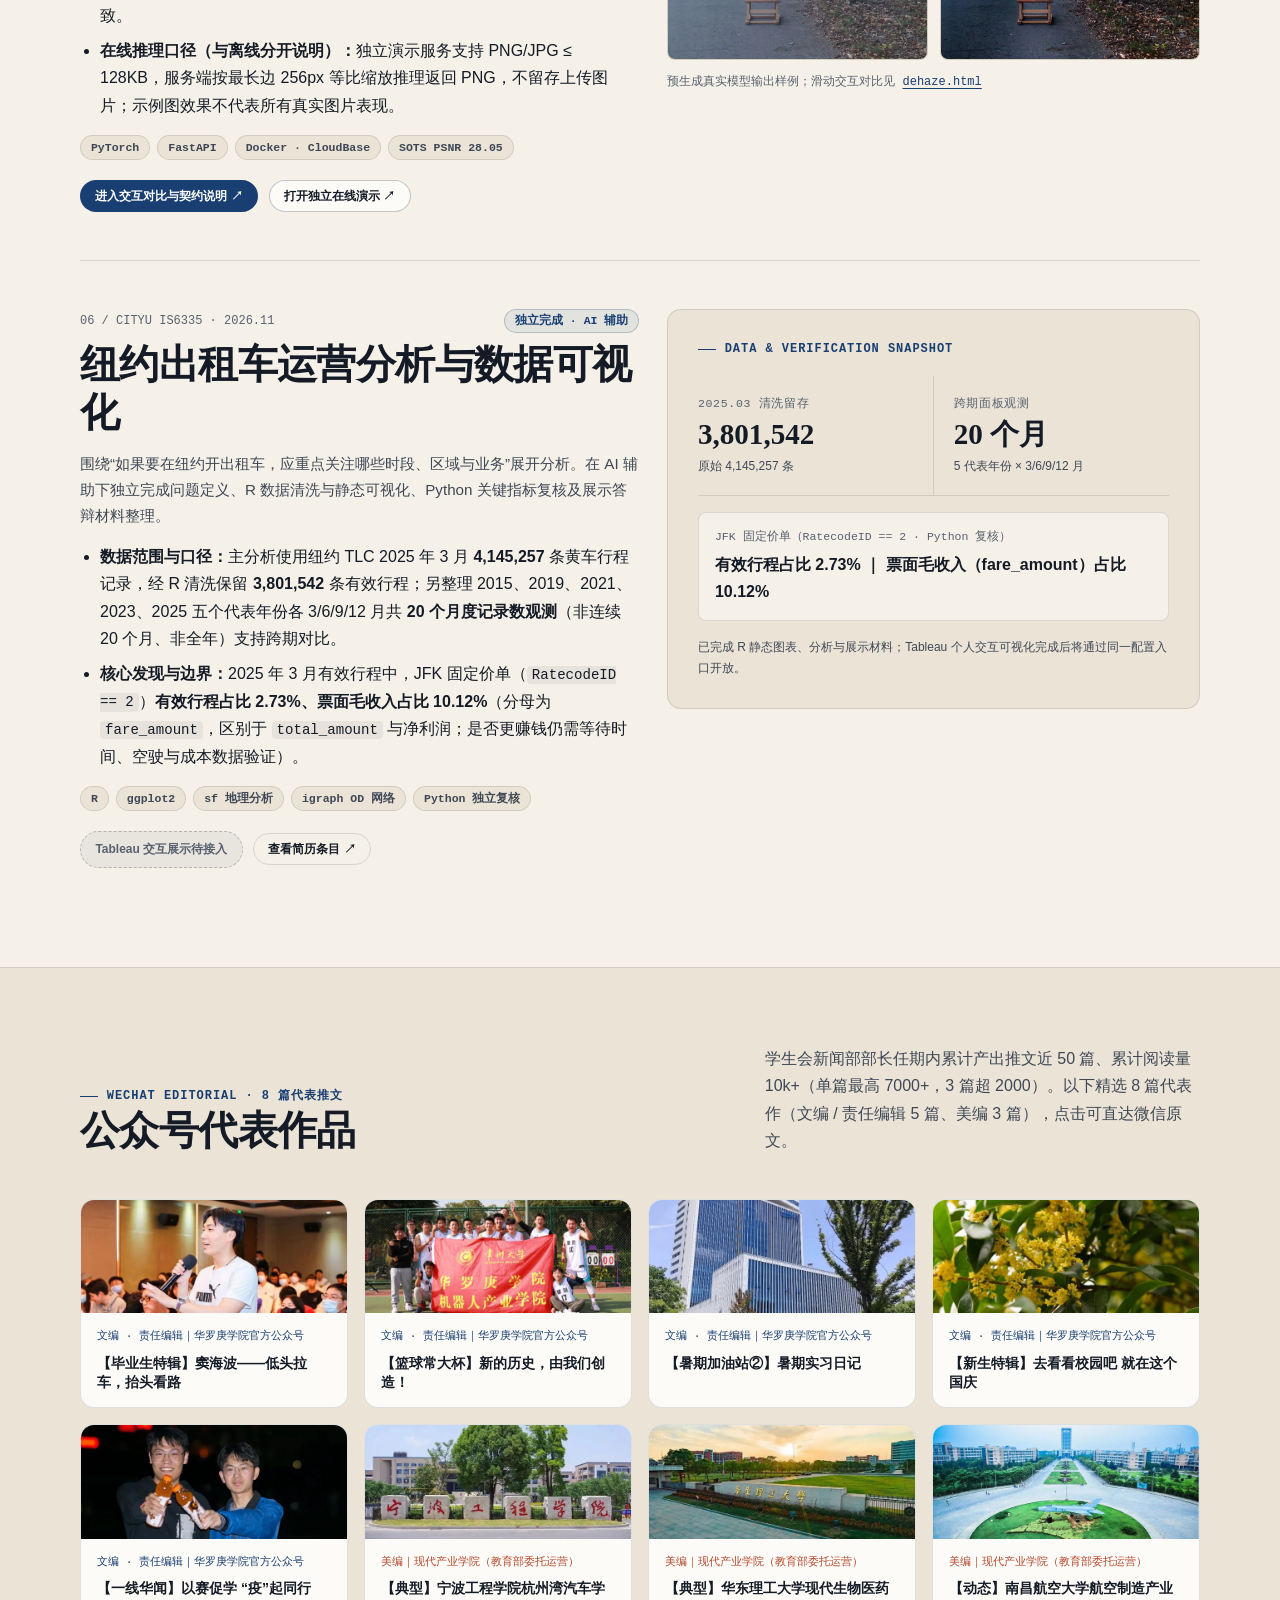
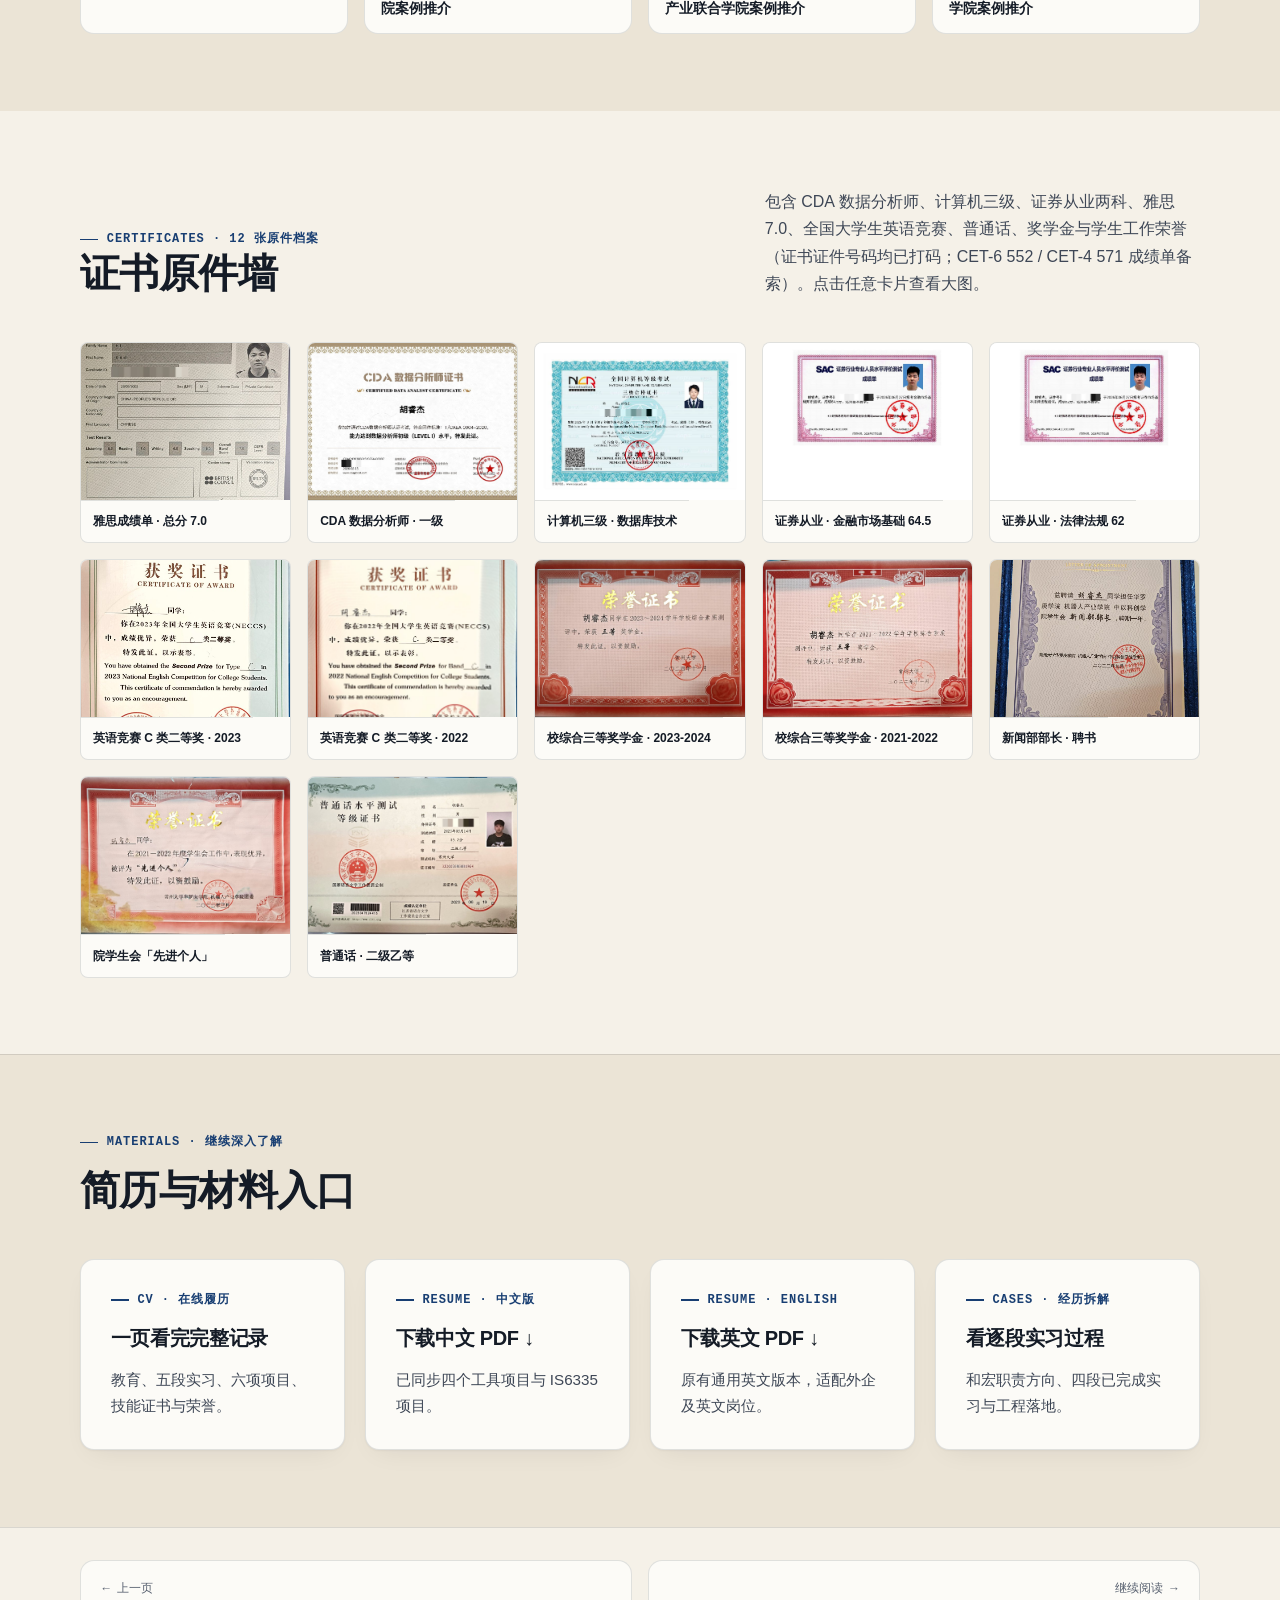
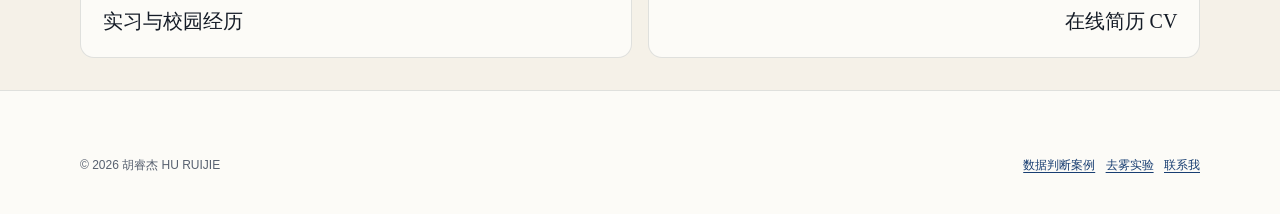
<file: site/works.html>
<!DOCTYPE html>
<html lang="zh-CN">
<head>
  <meta charset="utf-8" />
  <meta name="viewport" content="width=device-width, initial-scale=1" />
  <title>作品、产品与研究 · 胡睿杰 HU RUIJIE</title>
  <meta name="description" content="胡睿杰全部代表作品：NoticeMe、Data Helper、Weather Helper、MailHelper 四个 AI 辅助独立开发产品，SE-CGAN 图像去雾研究，CityU IS6335 纽约出租车运营分析，8 篇公众号代表推文与 12 张证书原件墙。" />
  <link rel="icon" type="image/svg+xml" href="favicon.svg" />
  <link rel="stylesheet" href="css/tokens.css?v=20261120" />
  <link rel="stylesheet" href="css/base.css?v=20261120" />
  <link rel="stylesheet" href="css/layout.css?v=20261120" />
  <link rel="stylesheet" href="css/components.css?v=20261120" />
  <link rel="stylesheet" href="css/pages.css?v=20261120" />
</head>
<body>
  <a class="skip-link" href="#main">跳到正文内容</a>

  <header class="site-header">
    <div class="container site-header__inner">
      <a class="brand-mark" href="index.html">
        <span class="brand-mark__monogram" aria-hidden="true">HR</span>
        <span class="brand-mark__text">
          <span class="brand-mark__name">胡睿杰</span>
          <span class="brand-mark__sub">HU RUIJIE · 2026</span>
        </span>
      </a>
      <nav class="site-nav" aria-label="主导航">
        <a class="site-nav__link" href="index.html">首页</a>
        <a class="site-nav__link" href="about.html">关于</a>
        <a class="site-nav__link" href="experience.html">经历</a>
        <a class="site-nav__link" href="works.html" aria-current="page">作品</a>
        <a class="site-nav__link" href="cv.html">简历</a>
        <a class="site-nav__link" href="life.html">生活</a>
        <a class="site-nav__link" href="contact.html">联系</a>
      </nav>
      <div class="header-actions">
        <button type="button" class="icon-btn" data-cmd-open aria-label="站内快速索引">
          <span>索引</span>
          <kbd class="icon-btn__kbd">Ctrl K</kbd>
        </button>
        <a class="icon-btn lang-pill" href="en.html" lang="en">EN</a>
        <button type="button" class="menu-toggle" data-drawer-open aria-expanded="false" aria-controls="mobile-drawer" aria-label="打开导航菜单">
          <svg width="18" height="18" viewBox="0 0 18 18" fill="none" aria-hidden="true">
            <path d="M2.5 4.5h13M2.5 9h13M2.5 13.5h13" stroke="currentColor" stroke-width="1.6" stroke-linecap="round"/>
          </svg>
        </button>
      </div>
    </div>
  </header>

  <div class="mobile-drawer" id="mobile-drawer" hidden>
    <div class="mobile-drawer__panel" role="dialog" aria-modal="true" aria-label="移动端导航">
      <div class="mobile-drawer__head">
        <span class="brand-mark__name">胡睿杰 · HU RUIJIE</span>
        <button type="button" class="icon-btn" data-drawer-close>关闭</button>
      </div>
      <nav class="mobile-drawer__nav" aria-label="移动端主导航">
        <a class="mobile-drawer__link" href="index.html"><span>首页</span><span class="mono">00</span></a>
        <a class="mobile-drawer__link" href="about.html"><span>关于我</span><span class="mono">01</span></a>
        <a class="mobile-drawer__link" href="experience.html"><span>实习与校园经历</span><span class="mono">02</span></a>
        <a class="mobile-drawer__link" href="works.html" aria-current="page"><span>作品与研究</span><span class="mono">03</span></a>
        <a class="mobile-drawer__link" href="cv.html"><span>在线简历</span><span class="mono">04</span></a>
        <a class="mobile-drawer__link" href="life.html"><span>摄影与生活</span><span class="mono">05</span></a>
        <a class="mobile-drawer__link" href="contact.html"><span>联系我</span><span class="mono">06</span></a>
        <a class="mobile-drawer__link" href="en.html" lang="en"><span>English Brief</span><span class="mono">EN</span></a>
      </nav>
    </div>
  </div>

  <main id="main">
    <section class="page-hero">
      <div class="container">
        <span class="eyebrow">03 / WORKS · 产品、研究与内容档案</span>
        <h1 class="page-hero__title">从一个真实问题，做到可验证的结果</h1>
        <p class="page-hero__lead">
          包含四个 AI 辅助独立开发产品、一项图像去雾研究、一项百万级行程数据分析案例，以及 8 篇校园公众号代表推文与 12 张证书原件档案。
        </p>

        <div style="display:flex;flex-wrap:wrap;align-items:center;justify-content:space-between;gap:1rem;margin-top:1.5rem;">
          <div class="filter-bar" data-filter-group data-filter-target="[data-work-item]" data-filter-status="#works-filter-status" role="group" aria-label="按类型筛选六项代表作品">
            <button type="button" class="filter-btn" data-filter-value="all" aria-pressed="true">全部作品 (6)</button>
            <button type="button" class="filter-btn" data-filter-value="product" aria-pressed="false">独立产品 (4)</button>
            <button type="button" class="filter-btn" data-filter-value="research" aria-pressed="false">数据与研究 (2)</button>
          </div>
          <span class="mono" id="works-filter-status" data-template="当前显示 {n} 项作品" style="font-size:var(--text-xs);color:var(--ink-muted);">当前显示 6 项作品</span>
        </div>

        <div class="jump-pills">
          <a class="jump-pill" href="#noticeme">01 NoticeMe</a>
          <a class="jump-pill" href="#data-helper">02 Data Helper</a>
          <a class="jump-pill" href="#weather-helper">03 Weather Helper</a>
          <a class="jump-pill" href="#mail-helper">04 MailHelper</a>
          <a class="jump-pill" href="#dehaze">05 SE-CGAN 去雾</a>
          <a class="jump-pill" href="#nyc-taxi">06 NYC Taxi 分析</a>
          <a class="jump-pill" href="#wx">公众号推文 (8)</a>
          <a class="jump-pill" href="#certs">证书原件墙 (12)</a>
          <a class="jump-pill" href="#docs">材料入口 ↓</a>
        </div>
      </div>
    </section>

    <!-- Six Core Works -->
    <section class="section section--tight">
      <div class="container">
        <!-- 01 NoticeMe -->
        <article class="work-dossier" id="noticeme" data-work-item data-category="product">
          <div>
            <div class="card__meta">
              <span>01 / NOTICEME · 2026.11</span>
              <span class="badge badge--cobalt">独立开发 · AI 辅助 · Windows 版已发布</span>
            </div>
            <h2 class="section-title" style="margin-top:0.5rem;">NoticeMe · 待办、提醒与日记</h2>
            <p class="card__body" style="margin-top:0.85rem;">
              把随手想到的事情记下来，再在需要的时候提醒自己。面向待办分散、容易遗漏的个人用户，整合任务清单、今日计划、重复提醒与日记；个人数据完全保存在本机（JSON 原子写入与 7 份滚动备份）。目前 Windows 版已发布（不推断 macOS 已正式发布）。
            </p>
            <ul style="margin-top:0.85rem;">
              <li><strong>规则式快速记录与可靠提醒：</strong>支持“明天 9 点交周报”等自然语言创建任务，搭配置顶卡片、提示音、系统通知、延后提醒与未处理循环提醒；提醒调度不依赖模型。</li>
              <li><strong>可选本地 AI 边界：</strong>本地 AI 能力默认关闭，用于长文本拆解待办、从日记提取任务或周回顾，所有提议须先预览确认后才保存。</li>
            </ul>
            <div class="badge-row" style="margin-top:1rem;">
              <span class="badge">Electron</span>
              <span class="badge">React · TypeScript</span>
              <span class="badge">Zustand</span>
              <span class="badge">本地存储 · 7 份备份</span>
            </div>
            <div class="btn-group" style="margin-top:1.25rem;">
              <a class="btn btn--primary btn--sm" href="https://github.com/tendernessnick/noticeme/releases/latest" target="_blank" rel="noopener noreferrer">下载 Windows 版 ↗</a>
              <a class="btn btn--secondary btn--sm" href="https://github.com/tendernessnick/noticeme" target="_blank" rel="noopener noreferrer">GitHub 仓库 ↗</a>
            </div>
          </div>

          <div class="work-dossier__visual">
            <button type="button" class="zoom-trigger" data-lightbox-group="previews" data-lightbox-src="assets/previews/noticeme-tasks.webp" data-lightbox-caption="NoticeMe 真实应用截图节选：今日任务列表、快速添加与提醒事项">
              <img src="assets/previews/noticeme-tasks.webp" alt="NoticeMe 真实应用截图节选：任务列表、快速添加和待办分类" width="1280" height="620" loading="lazy" />
              <span class="zoom-trigger__pill">点击放大原图</span>
            </button>
            <span class="mono" style="font-size:var(--text-xs);color:var(--ink-muted);">真实应用截图节选 · 演示任务</span>
          </div>
        </article>

        <!-- 02 Data Helper -->
        <article class="work-dossier" id="data-helper" data-work-item data-category="product">
          <div>
            <div class="card__meta">
              <span>02 / DATA HELPER · 2026.09</span>
              <span class="badge badge--court">独立开发 · AI 辅助 · 已上线</span>
            </div>
            <h2 class="section-title" style="margin-top:0.5rem;">数据分析小助手 · Data Helper</h2>
            <p class="card__body" style="margin-top:0.85rem;">
              面向 Excel / CSV 分析前处理的规则体检工作台：导入、诊断、先预览后应用清洗、多步撤销与版本回溯、DuckDB SQL 查询与导出，支持 MCP 协议外接 AI 客户端（另维护独立运营看板扩展分支）。桌面版在本机处理，云部署版在服务容器内处理。
            </p>
            <ul style="margin-top:0.85rem;">
              <li><strong>纯本地规则体检引擎：</strong>0–100 规则评分与多维诊断清单，提供问题证据样本与一键修复入口，可检测缺失、重复、格式及列间算术关系与函数依赖异常。</li>
              <li><strong>UCI Online Retail II 真实留存案例：</strong>对 1,067,371 行零售交易明细按有效销售业务口径筛选至 805,549 行（8 列投影为 7 列，规则评分 83.4 → 77.5），揭示样本与列集合同时变化时不能把分差简单判为质量提升或退步。</li>
            </ul>
            <div class="badge-row" style="margin-top:1rem;">
              <span class="badge">FastAPI</span>
              <span class="badge">DuckDB</span>
              <span class="badge">Parquet 列存</span>
              <span class="badge">Vue3 · ECharts</span>
              <span class="badge">MCP</span>
            </div>
            <div class="btn-group" style="margin-top:1.25rem;">
              <span data-service-slot="DATAHELPER_DEMO_URL" data-active-label="打开在线应用 ↗" data-pending-label="应用维护中" data-link-class="btn btn--primary btn--sm">
                <a class="btn btn--primary btn--sm" href="https://data-helper1-312215-10-1477032709.sh.run.tcloudbase.com/" target="_blank" rel="noopener noreferrer">打开在线应用 ↗</a>
              </span>
              <a class="btn btn--accent btn--sm" href="data-case.html">阅读评分下降深度案例 ↗</a>
              <a class="btn btn--secondary btn--sm" href="https://github.com/tendernessnick/data-helper" target="_blank" rel="noopener noreferrer">GitHub 仓库 ↗</a>
            </div>
          </div>

          <div class="work-dossier__visual">
            <button type="button" class="zoom-trigger" data-lightbox-group="previews" data-lightbox-src="assets/previews/data-workbench.png" data-lightbox-caption="Data Helper 真实工作台：示例销售数据表、清洗侧栏与底部 DuckDB SQL 控制台">
              <img src="assets/previews/data-workbench-1280.webp" alt="Data Helper 真实工作台：示例销售数据表、数据清洗侧栏和底部 SQL 控制台" width="1280" height="720" loading="lazy" />
              <span class="zoom-trigger__pill">点击查看高清原图</span>
            </button>
            <span class="mono" style="font-size:var(--text-xs);color:var(--ink-muted);">真实工作台截图 · 示例销售数据</span>
          </div>
        </article>

        <!-- 03 Weather Helper -->
        <article class="work-dossier" id="weather-helper" data-work-item data-category="product">
          <div>
            <div class="card__meta">
              <span>03 / WEATHER HELPER · 2026.09</span>
              <span class="badge badge--court">独立开发 · AI 辅助 · 已上线</span>
            </div>
            <h2 class="section-title" style="margin-top:0.5rem;">网球天气助手（香港）· Weather Helper</h2>
            <p class="card__body" style="margin-top:0.85rem;">
              覆盖香港 57 个公共网球场的出行降雨决策 PWA：整合香港天文台 SWIRLS 临近预报、Open-Meteo 集合预报与 ERA5 历史气候资料，按开打时间与 1/2/3 小时场次提供风险评估、「去哪打」时段选场、雨团地图与开打前 Web Push 提醒。
            </p>
            <ul style="margin-top:0.85rem;">
              <li><strong>事前快照与双轨验证：</strong>冻结开打前的预报版本，与天文台测站实测及球友现场上报（地理围栏 + 冷却防刷）配对，比较漏报、误报与误差（Brier）。</li>
              <li><strong>诚实边界与无法判断提示：</strong>0–100 启发式降雨风险指数<strong>不是已验证的真实降雨概率</strong>，单小时峰值不等于整场降雨概率；当数据过期、缺失或覆盖不足时，明确提示“无法判断”，不宣称准确率提升。</li>
            </ul>
            <div class="badge-row" style="margin-top:1rem;">
              <span class="badge">React 19 · Vite</span>
              <span class="badge">Tailwind 4</span>
              <span class="badge">FastAPI</span>
              <span class="badge">Web Push</span>
              <span class="badge">CloudBase</span>
            </div>
            <div class="btn-group" style="margin-top:1.25rem;">
              <span data-service-slot="WEATHER_APP_URL" data-active-label="打开在线应用 ↗" data-pending-label="应用维护中" data-link-class="btn btn--primary btn--sm">
                <a class="btn btn--primary btn--sm" href="https://weather-helper-312215-10-1477032709.sh.run.tcloudbase.com/" target="_blank" rel="noopener noreferrer">打开在线应用 ↗</a>
              </span>
              <a class="btn btn--secondary btn--sm" href="https://github.com/tendernessnick/weather_helper" target="_blank" rel="noopener noreferrer">GitHub 仓库 ↗</a>
            </div>
          </div>

          <div class="work-dossier__visual">
            <button type="button" class="zoom-trigger" data-lightbox-group="previews" data-lightbox-src="assets/previews/weather-current.webp" data-lightbox-caption="Weather Helper 历史首页截图（2026-11-14 13:09 HKT 采集，非实时天气）">
              <img src="assets/previews/weather-current.webp" alt="网球天气助手历史首页截图：57 个公共网球场入口与采集时刻概览，非实时天气" width="900" height="860" loading="lazy" />
              <span class="zoom-trigger__pill">历史截图 · 点击放大</span>
            </button>
            <span class="mono" style="font-size:var(--text-xs);color:var(--accent-clay);">2026-11-14 13:09 HKT · 历史静态截图，非实时天气</span>
          </div>
        </article>

        <!-- 04 MailHelper -->
        <article class="work-dossier" id="mail-helper" data-work-item data-category="product">
          <div>
            <div class="card__meta">
              <span>04 / MAILHELPER · 2026.10</span>
              <span class="badge badge--cobalt">独立开发 · AI 辅助 · 双平台已发布</span>
            </div>
            <h2 class="section-title" style="margin-top:0.5rem;">邮箱管家 · MailHelper</h2>
            <p class="card__body" style="margin-top:0.85rem;">
              面向港校学生的 Windows / macOS 桌面校园邮件工具：通过已登录的经典版 Outlook 同步邮件，本机完成分类且不保存邮箱凭据，让缴费、面试邀约与课业截止不再淹没在收件箱里。
            </p>
            <ul style="margin-top:0.85rem;">
              <li><strong>七类分级与人工纠错沉淀：</strong>自动归入七类（课程 / 职业发展 / 校园事务 / 财务缴费 / 通知 / 订阅 / 其他）并标注 P0–P3 重要度；不确定邮件进入「待确认」不默默分错，人工纠正一封即沉淀同发件人规则，支持自写规则与保存前试跑。</li>
              <li><strong>Canvas 模板化截止同步：</strong>从已有 Canvas 模板化通知提取作业截止时间，按日期分组并提供临期提醒，合并重复通知并同步截止变更。（仅针对已有 Canvas 模板，不宣称可识别任意邮件）</li>
            </ul>
            <div class="badge-row" style="margin-top:1rem;">
              <span class="badge">.NET 8 共享核心</span>
              <span class="badge">Windows WPF</span>
              <span class="badge">macOS Avalonia</span>
              <span class="badge">EF Core · SQLite</span>
              <span class="badge">GitHub Actions</span>
            </div>
            <div class="btn-group" style="margin-top:1.25rem;">
              <a class="btn btn--primary btn--sm" href="https://github.com/tendernessnick/mail_helper/releases/latest" target="_blank" rel="noopener noreferrer">下载最新版 ↗</a>
              <a class="btn btn--secondary btn--sm" href="https://github.com/tendernessnick/mail_helper" target="_blank" rel="noopener noreferrer">GitHub 仓库 ↗</a>
            </div>
          </div>

          <div class="work-dossier__visual">
            <div class="mail-mockup" style="padding:1.2rem;">
              <div style="display:flex;justify-content:space-between;align-items:center;padding-bottom:0.55rem;border-bottom:1px solid var(--rule-hairline);">
                <span class="mono" style="font-size:0.75rem;font-weight:700;">MAILHELPER / 分拣示意</span>
                <span class="badge badge--clay">示意界面 · 匿名样例</span>
              </div>
              <div class="mail-mockup__row">
                <span class="mail-mockup__tag mail-mockup__tag--p0">P0</span>
                <span><strong>缴费截止提醒</strong> · 财务缴费（样例邮件）</span>
                <span class="mono">高优提醒</span>
              </div>
              <div class="mail-mockup__row">
                <span class="mail-mockup__tag mail-mockup__tag--p1">P1</span>
                <span><strong>实习面试邀请</strong> · 职业发展（样例邮件）</span>
                <span class="mono">置顶关注</span>
              </div>
              <div class="mail-mockup__row">
                <span class="mail-mockup__tag mail-mockup__tag--p1">DDL</span>
                <span><strong>Canvas 作业通知</strong> · 仅识别 Canvas 模板化通知 → 临期提醒</span>
                <span class="mono">课程学习</span>
              </div>
              <div class="mail-mockup__row">
                <span class="mail-mockup__tag mail-mockup__tag--review">待确认</span>
                <span><strong>低置信度通知</strong> · 人工改分一次，同发件人后续自动归位</span>
                <span class="mono">规则沉淀</span>
              </div>
            </div>
            <span class="mono" style="font-size:var(--text-xs);color:var(--ink-muted);">为保护隐私，本栏为结构示意界面，全部使用匿名样例，非真实收件箱截图。</span>
          </div>
        </article>

        <!-- 05 SE-CGAN Dehaze -->
        <article class="work-dossier" id="dehaze" data-work-item data-category="research">
          <div>
            <div class="card__meta">
              <span>05 / SE-CGAN · 本科毕业设计</span>
              <span class="badge badge--cobalt">视觉研究 · 独立在线演示</span>
            </div>
            <h2 class="section-title" style="margin-top:0.5rem;">单幅图像去雾 · SE-CGAN</h2>
            <p class="card__body" style="margin-top:0.85rem;">
              采用条件生成对抗网络（Tiramisu 密集连接 U-Net 生成器 + 70×70 PatchGAN 判别器，L1 重建 + VGG 感知 + 对抗损失联合训练）解决单幅图像去雾问题，并完成从 PyQt6 桌面端到 FastAPI + Docker + CloudBase 独立推理服务的工程交付。
            </p>
            <ul style="margin-top:0.85rem;">
              <li><strong>离线评测口径：</strong>基于 RESIDE 合成雾图与 O-HAZE 真实雾图训练，SOTS 测试集离线记录 PSNR 28.05 / SSIM 0.9707，并校验导出权重与训练工程一致。</li>
              <li><strong>在线推理口径（与离线分开说明）：</strong>独立演示服务支持 PNG/JPG ≤ 128KB，服务端按最长边 256px 等比缩放推理返回 PNG，不留存上传图片；示例图效果不代表所有真实图片表现。</li>
            </ul>
            <div class="badge-row" style="margin-top:1rem;">
              <span class="badge">PyTorch</span>
              <span class="badge">FastAPI</span>
              <span class="badge">Docker · CloudBase</span>
              <span class="badge">SOTS PSNR 28.05</span>
            </div>
            <div class="btn-group" style="margin-top:1.25rem;">
              <a class="btn btn--primary btn--sm" href="dehaze.html">进入交互对比与契约说明 ↗</a>
              <span data-service-slot="DEHAZE_DEMO_URL" data-active-label="打开独立在线演示 ↗" data-pending-label="在线演示暂未开放" data-link-class="btn btn--secondary btn--sm">
                <a class="btn btn--secondary btn--sm" href="https://dehaze-demo2-312215-10-1477032709.sh.run.tcloudbase.com" target="_blank" rel="noopener noreferrer">打开独立在线演示 ↗</a>
              </span>
            </div>
          </div>

          <div class="work-dossier__visual">
            <div class="grid-2" style="gap:0.75rem;">
              <figure class="media-frame" style="margin:0;">
                <img src="assets/dehaze/hazy-480.webp" alt="去雾前的有雾图像样例" width="480" height="480" loading="lazy" />
                <figcaption class="media-frame__caption"><span>原图 · 有雾</span><a href="assets/sample_hazy.jpg" target="_blank" rel="noopener noreferrer">原图 ↗</a></figcaption>
              </figure>
              <figure class="media-frame" style="margin:0;">
                <img src="assets/dehaze/clear-480.webp" alt="SE-CGAN 去雾后的结果样例" width="480" height="480" loading="lazy" />
                <figcaption class="media-frame__caption"><span>SE-CGAN 去雾后</span><a href="assets/sample_dehazed.png" target="_blank" rel="noopener noreferrer">原图 ↗</a></figcaption>
              </figure>
            </div>
            <span class="mono" style="font-size:var(--text-xs);color:var(--ink-muted);">预生成真实模型输出样例；滑动交互对比见 <a href="dehaze.html">dehaze.html</a></span>
          </div>
        </article>

        <!-- 06 NYC Taxi / IS6335 -->
        <article class="work-dossier" id="nyc-taxi" data-work-item data-category="research" style="border-bottom:0;">
          <div>
            <div class="card__meta">
              <span>06 / CITYU IS6335 · 2026.11</span>
              <span class="badge badge--cobalt">独立完成 · AI 辅助</span>
            </div>
            <h2 class="section-title" style="margin-top:0.5rem;">纽约出租车运营分析与数据可视化</h2>
            <p class="card__body" style="margin-top:0.85rem;">
              围绕“如果要在纽约开出租车，应重点关注哪些时段、区域与业务”展开分析。在 AI 辅助下独立完成问题定义、R 数据清洗与静态可视化、Python 关键指标复核及展示答辩材料整理。
            </p>
            <ul style="margin-top:0.85rem;">
              <li><strong>数据范围与口径：</strong>主分析使用纽约 TLC 2025 年 3 月 <strong>4,145,257</strong> 条黄车行程记录，经 R 清洗保留 <strong>3,801,542</strong> 条有效行程；另整理 2015、2019、2021、2023、2025 五个代表年份各 3/6/9/12 月共 <strong>20 个月度记录数观测</strong>（非连续 20 个月、非全年）支持跨期对比。</li>
              <li><strong>核心发现与边界：</strong>2025 年 3 月有效行程中，JFK 固定价单（<code>RatecodeID == 2</code>）<strong>有效行程占比 2.73%、票面毛收入占比 10.12%</strong>（分母为 <code>fare_amount</code>，区别于 <code>total_amount</code> 与净利润；是否更赚钱仍需等待时间、空驶与成本数据验证）。</li>
            </ul>
            <div class="badge-row" style="margin-top:1rem;">
              <span class="badge">R</span>
              <span class="badge">ggplot2</span>
              <span class="badge">sf 地理分析</span>
              <span class="badge">igraph OD 网络</span>
              <span class="badge">Python 独立复核</span>
            </div>
            <div class="btn-group" style="margin-top:1.25rem;">
              <span data-service-slot="TAXI_TABLEAU_URL" data-active-label="打开 Tableau 交互展示 ↗" data-pending-label="Tableau 交互展示待接入" data-link-class="btn btn--primary btn--sm">
                <span class="service-pending" aria-disabled="true">Tableau 交互展示待接入</span>
              </span>
              <a class="btn btn--ghost btn--sm" href="cv.html#projects">查看简历条目 ↗</a>
            </div>
          </div>

          <div class="work-dossier__visual">
            <div class="card card--flat">
              <span class="eyebrow">DATA &amp; VERIFICATION SNAPSHOT</span>
              <div class="ledger" style="border-top:0;">
                <div class="ledger__cell">
                  <span class="ledger__label">2025.03 清洗留存</span>
                  <span class="ledger__value">3,801,542</span>
                  <span class="ledger__note">原始 4,145,257 条</span>
                </div>
                <div class="ledger__cell">
                  <span class="ledger__label">跨期面板观测</span>
                  <span class="ledger__value">20 个月</span>
                  <span class="ledger__note">5 代表年份 × 3/6/9/12 月</span>
                </div>
              </div>
              <div class="proof-stat">
                <div>
                  <div class="mono" style="font-size:0.72rem;color:var(--ink-muted);">JFK 固定价单（RatecodeID == 2 · Python 复核）</div>
                  <div style="margin-top:0.25rem;font-weight:700;">有效行程占比 2.73% ｜ 票面毛收入（fare_amount）占比 10.12%</div>
                </div>
              </div>
              <p class="card__body" style="font-size:var(--text-xs);" data-service-status="TAXI_TABLEAU_URL" data-active-text="已完成 R 静态图表与分析；Tableau 交互展示已开放。" data-pending-text="已完成 R 静态图表、分析与展示材料；Tableau 个人交互可视化完成后将通过同一配置入口开放。">
                已完成 R 静态图表、分析与展示材料；Tableau 个人交互可视化完成后将通过同一配置入口开放。
              </p>
            </div>
          </div>
        </article>
      </div>
    </section>

    <!-- 8 WeChat Articles -->
    <section class="section section--bordered surface-subtle" id="wx" aria-labelledby="wx-heading">
      <div class="container">
        <div class="section-head section-head--split">
          <div>
            <span class="eyebrow">WECHAT EDITORIAL · 8 篇代表推文</span>
            <h2 class="section-title" id="wx-heading">公众号代表作品</h2>
          </div>
          <p class="section-lead">
            学生会新闻部部长任期内累计产出推文近 50 篇、累计阅读量 10k+（单篇最高 7000+，3 篇超 2000）。以下精选 8 篇代表作（文编 / 责任编辑 5 篇、美编 3 篇），点击可直达微信原文。
          </p>
        </div>

        <div class="wx-grid">
          <a class="wx-card" href="https://mp.weixin.qq.com/s/Bn4-fViV33TYLHsL8V2Tqg" target="_blank" rel="noopener noreferrer">
            <div class="wx-card__thumb"><img src="assets/wx/w1.jpg" alt="毕业生特辑窦海波推文封面" width="640" height="272" loading="lazy" /></div>
            <div class="wx-card__body">
              <span class="mono" style="font-size:0.7rem;color:var(--accent-cobalt);">文编 · 责任编辑｜华罗庚学院官方公众号</span>
              <span class="wx-card__title">【毕业生特辑】窦海波——低头拉车，抬头看路</span>
            </div>
          </a>

          <a class="wx-card" href="https://mp.weixin.qq.com/s/2otn8EKwWw6X2R6eRwSpQw" target="_blank" rel="noopener noreferrer">
            <div class="wx-card__thumb"><img src="assets/wx/w2.jpg" alt="篮球常大杯推文封面" width="640" height="272" loading="lazy" /></div>
            <div class="wx-card__body">
              <span class="mono" style="font-size:0.7rem;color:var(--accent-cobalt);">文编 · 责任编辑｜华罗庚学院官方公众号</span>
              <span class="wx-card__title">【篮球常大杯】新的历史，由我们创造！</span>
            </div>
          </a>

          <a class="wx-card" href="https://mp.weixin.qq.com/s/0dTZe7gymjFuOjVlIfJ3vw" target="_blank" rel="noopener noreferrer">
            <div class="wx-card__thumb"><img src="assets/wx/w3.jpg" alt="暑期实习日记推文封面" width="640" height="273" loading="lazy" /></div>
            <div class="wx-card__body">
              <span class="mono" style="font-size:0.7rem;color:var(--accent-cobalt);">文编 · 责任编辑｜华罗庚学院官方公众号</span>
              <span class="wx-card__title">【暑期加油站②】暑期实习日记</span>
            </div>
          </a>

          <a class="wx-card" href="https://mp.weixin.qq.com/s/-TFmLNnZdMkgivTdldQ0sg" target="_blank" rel="noopener noreferrer">
            <div class="wx-card__thumb"><img src="assets/wx/w4.jpg" alt="新生特辑校园推文封面" width="640" height="272" loading="lazy" /></div>
            <div class="wx-card__body">
              <span class="mono" style="font-size:0.7rem;color:var(--accent-cobalt);">文编 · 责任编辑｜华罗庚学院官方公众号</span>
              <span class="wx-card__title">【新生特辑】去看看校园吧 就在这个国庆</span>
            </div>
          </a>

          <a class="wx-card" href="https://mp.weixin.qq.com/s/z9P_gwvTAOJxT_MzTmPVcQ" target="_blank" rel="noopener noreferrer">
            <div class="wx-card__thumb"><img src="assets/wx/w5.jpg" alt="一线华闻以赛促学推文封面" width="640" height="273" loading="lazy" /></div>
            <div class="wx-card__body">
              <span class="mono" style="font-size:0.7rem;color:var(--accent-cobalt);">文编 · 责任编辑｜华罗庚学院官方公众号</span>
              <span class="wx-card__title">【一线华闻】以赛促学 “疫”起同行</span>
            </div>
          </a>

          <a class="wx-card" href="https://mp.weixin.qq.com/s/NXqxCXMpqaJDm2ABzrMVFQ" target="_blank" rel="noopener noreferrer">
            <div class="wx-card__thumb"><img src="assets/wx/w6.jpg" alt="宁波工程学院杭州湾汽车学院案例推介封面" width="640" height="273" loading="lazy" /></div>
            <div class="wx-card__body">
              <span class="mono" style="font-size:0.7rem;color:var(--accent-clay);">美编｜现代产业学院（教育部委托运营）</span>
              <span class="wx-card__title">【典型】宁波工程学院杭州湾汽车学院案例推介</span>
            </div>
          </a>

          <a class="wx-card" href="https://mp.weixin.qq.com/s/Y8-2smrcAndDLQ6BBs83Aw" target="_blank" rel="noopener noreferrer">
            <div class="wx-card__thumb"><img src="assets/wx/w7.jpg" alt="华东理工大学现代生物医药产业联合学院案例推介封面" width="640" height="273" loading="lazy" /></div>
            <div class="wx-card__body">
              <span class="mono" style="font-size:0.7rem;color:var(--accent-clay);">美编｜现代产业学院（教育部委托运营）</span>
              <span class="wx-card__title">【典型】华东理工大学现代生物医药产业联合学院案例推介</span>
            </div>
          </a>

          <a class="wx-card" href="https://mp.weixin.qq.com/s/2cded3dgiGJMzlz9lGpQEA" target="_blank" rel="noopener noreferrer">
            <div class="wx-card__thumb"><img src="assets/wx/w8.jpg" alt="南昌航空大学航空制造产业学院案例推介封面" width="640" height="272" loading="lazy" /></div>
            <div class="wx-card__body">
              <span class="mono" style="font-size:0.7rem;color:var(--accent-clay);">美编｜现代产业学院（教育部委托运营）</span>
              <span class="wx-card__title">【动态】南昌航空大学航空制造产业学院案例推介</span>
            </div>
          </a>
        </div>
      </div>
    </section>

    <!-- 12 Certificates Wall -->
    <section class="section" id="certs" aria-labelledby="certs-heading">
      <div class="container">
        <div class="section-head section-head--split">
          <div>
            <span class="eyebrow">CERTIFICATES · 12 张原件档案</span>
            <h2 class="section-title" id="certs-heading">证书原件墙</h2>
          </div>
          <p class="section-lead">
            包含 CDA 数据分析师、计算机三级、证券从业两科、雅思 7.0、全国大学生英语竞赛、普通话、奖学金与学生工作荣誉（证书证件号码均已打码；CET-6 552 / CET-4 571 成绩单备索）。点击任意卡片查看大图。
          </p>
        </div>

        <div class="cert-grid">
          <button type="button" class="cert-card" data-lightbox-group="certs" data-lightbox-src="assets/certs/ielts.jpg" data-lightbox-caption="雅思成绩单 · 总分 7.0（听 8.5 / 读 7 / 写 6 / 口 6）">
            <span class="cert-card__img"><img src="assets/certs/ielts.jpg" alt="雅思成绩单" width="798" height="1100" loading="lazy" /></span>
            <span class="cert-card__label">雅思成绩单 · 总分 7.0</span>
          </button>
          <button type="button" class="cert-card" data-lightbox-group="certs" data-lightbox-src="assets/certs/cda.jpg" data-lightbox-caption="CDA 数据分析师 Level I 证书">
            <span class="cert-card__img"><img src="assets/certs/cda.jpg" alt="CDA 数据分析师一级证书" width="1100" height="778" loading="lazy" /></span>
            <span class="cert-card__label">CDA 数据分析师 · 一级</span>
          </button>
          <button type="button" class="cert-card" data-lightbox-group="certs" data-lightbox-src="assets/certs/jisuanji3.jpg" data-lightbox-caption="全国计算机等级考试三级（数据库技术）证书">
            <span class="cert-card__img"><img src="assets/certs/jisuanji3.jpg" alt="全国计算机等级考试三级数据库技术证书" width="1100" height="778" loading="lazy" /></span>
            <span class="cert-card__label">计算机三级 · 数据库技术</span>
          </button>
          <button type="button" class="cert-card" data-lightbox-group="certs" data-lightbox-src="assets/certs/securities_market.jpg" data-lightbox-caption="证券从业 · 金融市场基础知识 64.5 分">
            <span class="cert-card__img"><img src="assets/certs/securities_market.jpg" alt="金融市场基础知识成绩单" width="1100" height="778" loading="lazy" /></span>
            <span class="cert-card__label">证券从业 · 金融市场基础 64.5</span>
          </button>
          <button type="button" class="cert-card" data-lightbox-group="certs" data-lightbox-src="assets/certs/securities_law.jpg" data-lightbox-caption="证券从业 · 证券市场基本法律法规 62 分">
            <span class="cert-card__img"><img src="assets/certs/securities_law.jpg" alt="证券市场基本法律法规成绩单" width="1100" height="778" loading="lazy" /></span>
            <span class="cert-card__label">证券从业 · 法律法规 62</span>
          </button>
          <button type="button" class="cert-card" data-lightbox-group="certs" data-lightbox-src="assets/certs/neccs2023.jpg" data-lightbox-caption="2023 年全国大学生英语竞赛 C 类二等奖">
            <span class="cert-card__img"><img src="assets/certs/neccs2023.jpg" alt="2023 全国大学生英语竞赛二等奖" width="801" height="1100" loading="lazy" /></span>
            <span class="cert-card__label">英语竞赛 C 类二等奖 · 2023</span>
          </button>
          <button type="button" class="cert-card" data-lightbox-group="certs" data-lightbox-src="assets/certs/neccs2022.jpg" data-lightbox-caption="2022 年全国大学生英语竞赛 C 类二等奖">
            <span class="cert-card__img"><img src="assets/certs/neccs2022.jpg" alt="2022 全国大学生英语竞赛二等奖" width="844" height="1100" loading="lazy" /></span>
            <span class="cert-card__label">英语竞赛 C 类二等奖 · 2022</span>
          </button>
          <button type="button" class="cert-card" data-lightbox-group="certs" data-lightbox-src="assets/certs/scholarship2024.jpg" data-lightbox-caption="2023-2024 学年校综合评测三等奖学金">
            <span class="cert-card__img"><img src="assets/certs/scholarship2024.jpg" alt="2023-2024 学年三等奖学金" width="1100" height="772" loading="lazy" /></span>
            <span class="cert-card__label">校综合三等奖学金 · 2023-2024</span>
          </button>
          <button type="button" class="cert-card" data-lightbox-group="certs" data-lightbox-src="assets/certs/scholarship2022.jpg" data-lightbox-caption="2021-2022 学年校综合评测三等奖学金">
            <span class="cert-card__img"><img src="assets/certs/scholarship2022.jpg" alt="2021-2022 学年三等奖学金" width="1100" height="778" loading="lazy" /></span>
            <span class="cert-card__label">校综合三等奖学金 · 2021-2022</span>
          </button>
          <button type="button" class="cert-card" data-lightbox-group="certs" data-lightbox-src="assets/certs/appointment.jpg" data-lightbox-caption="华罗庚学院学生会新闻部部长聘书">
            <span class="cert-card__img"><img src="assets/certs/appointment.jpg" alt="学生会新闻部部长聘书" width="825" height="1100" loading="lazy" /></span>
            <span class="cert-card__label">新闻部部长 · 聘书</span>
          </button>
          <button type="button" class="cert-card" data-lightbox-group="certs" data-lightbox-src="assets/certs/advanced.jpg" data-lightbox-caption="2021-2022 学年院学生会「先进个人」奖">
            <span class="cert-card__img"><img src="assets/certs/advanced.jpg" alt="院学生会先进个人奖" width="1100" height="784" loading="lazy" /></span>
            <span class="cert-card__label">院学生会「先进个人」</span>
          </button>
          <button type="button" class="cert-card" data-lightbox-group="certs" data-lightbox-src="assets/certs/putonghua.jpg" data-lightbox-caption="普通话水平测试二级乙等证书">
            <span class="cert-card__img"><img src="assets/certs/putonghua.jpg" alt="普通话水平测试二级乙等证书" width="1100" height="775" loading="lazy" /></span>
            <span class="cert-card__label">普通话 · 二级乙等</span>
          </button>
        </div>
      </div>
    </section>

    <!-- Docs & Downloads -->
    <section class="section section--bordered surface-subtle" id="docs" aria-labelledby="docs-heading">
      <div class="container">
        <div class="section-head">
          <span class="eyebrow">MATERIALS · 继续深入了解</span>
          <h2 class="section-title" id="docs-heading">简历与材料入口</h2>
        </div>
        <div class="grid-4">
          <a class="card card--interactive" href="cv.html" style="text-decoration:none;color:inherit;">
            <span class="eyebrow">CV · 在线履历</span>
            <h3 style="font-size:var(--text-lg);">一页看完完整记录</h3>
            <p class="card__body">教育、五段实习、六项项目、技能证书与荣誉。</p>
          </a>
          <a class="card card--interactive" href="assets/resume.pdfx" download="胡睿杰-简历-2026.pdf" style="text-decoration:none;color:inherit;">
            <span class="eyebrow">RESUME · 中文版</span>
            <h3 style="font-size:var(--text-lg);">下载中文 PDF ↓</h3>
            <p class="card__body">已同步四个工具项目与 IS6335 项目。</p>
          </a>
          <a class="card card--interactive" href="assets/resume-en.pdfx" download="HuRuijie-Resume-2026.pdf" style="text-decoration:none;color:inherit;">
            <span class="eyebrow">RESUME · ENGLISH</span>
            <h3 style="font-size:var(--text-lg);">下载英文 PDF ↓</h3>
            <p class="card__body">原有通用英文版本，适配外企及英文岗位。</p>
          </a>
          <a class="card card--interactive" href="experience.html" style="text-decoration:none;color:inherit;">
            <span class="eyebrow">CASES · 经历拆解</span>
            <h3 style="font-size:var(--text-lg);">看逐段实习过程</h3>
            <p class="card__body">和宏职责方向、四段已完成实习与工程落地。</p>
          </a>
        </div>
      </div>
    </section>

    <nav class="page-pager" aria-label="页面前后跳转">
      <div class="container page-pager__inner">
        <a class="pager-card" href="experience.html">
          <span class="pager-card__kicker">← 上一页</span>
          <span class="pager-card__title">实习与校园经历</span>
        </a>
        <a class="pager-card pager-card--next" href="cv.html">
          <span class="pager-card__kicker">继续阅读 →</span>
          <span class="pager-card__title">在线简历 CV</span>
        </a>
      </div>
    </nav>
  </main>

  <footer class="site-footer">
    <div class="container">
      <div class="footer-bottom" style="margin-top:0;padding-top:0;border-top:0;">
        <span>© 2026 胡睿杰 HU RUIJIE</span>
        <div class="btn-group">
          <a href="data-case.html">数据判断案例</a>
          <a href="dehaze.html">去雾实验</a>
          <a href="contact.html">联系我</a>
        </div>
      </div>
    </div>
  </footer>

  <script type="module" src="js/main.js?v=20261120"></script>
  <script type="module" src="js/lightbox.js?v=20261120"></script>
</body>
</html>
</file>
<file: site/css/tokens.css>
/* ==========================================================================
   HU RUIJIE · ANALYTICAL MONOGRAPH DESIGN SYSTEM
   Design Tokens — Warm Archival Paper, Strategy Cobalt Ink, Court Clay Accent
   ========================================================================== */

:root {
  /* Surface Palette — Light Monograph */
  --bg-canvas: #F5F1E8;
  --bg-surface: #FCFBF7;
  --bg-subtle: #EBE4D6;
  --bg-muted: #E3DAC8;

  /* Surface Palette — Darkroom / Optical Proof */
  --bg-dark: #111824;
  --bg-dark-elevated: #1A2333;
  --bg-dark-border: rgba(245, 241, 232, 0.14);

  /* Ink Hierarchy (WCAG AA/AAA calibrated) */
  --ink-primary: #141B26;
  --ink-secondary: #3E4756;
  --ink-muted: #586170;
  --ink-on-dark: #F5F1E8;
  --ink-on-dark-muted: #C2CAD6;

  /* Signature Editorial Accents */
  --accent-cobalt: #183E72;
  --accent-cobalt-hover: #102D54;
  --accent-cobalt-soft: rgba(24, 62, 114, 0.08);
  --accent-cobalt-border: rgba(24, 62, 114, 0.24);

  --accent-clay: #B4482D;
  --accent-clay-soft: rgba(180, 72, 45, 0.09);
  --accent-clay-border: rgba(180, 72, 45, 0.28);

  --accent-court: #1C644A;
  --accent-court-soft: rgba(28, 100, 74, 0.09);
  --accent-court-border: rgba(28, 100, 74, 0.28);

  /* Borders & Rules */
  --rule-hairline: rgba(20, 27, 38, 0.12);
  --rule-strong: rgba(20, 27, 38, 0.24);
  --rule-ink: #141B26;

  /* Typography Stacks (Graceful CJK + Editorial Latin Fallbacks) */
  --font-serif: "Instrument Serif", "Noto Serif SC", "Source Han Serif SC", "Songti SC", "STSong", Georgia, "Times New Roman", serif;
  --font-sans: "Plus Jakarta Sans", "Noto Sans SC", "PingFang SC", "Hiragino Sans GB", "Microsoft YaHei", -apple-system, BlinkMacSystemFont, sans-serif;
  --font-mono: "JetBrains Mono", ui-monospace, "SFMono-Regular", Menlo, Consolas, monospace;

  /* Fluid Type Scale */
  --text-xs: 0.75rem;      /* 12px */
  --text-sm: 0.875rem;     /* 14px */
  --text-base: 1rem;       /* 16px */
  --text-md: 1.09375rem;   /* 17.5px */
  --text-lg: 1.25rem;      /* 20px */
  --text-xl: clamp(1.375rem, 1.15rem + 0.8vw, 1.75rem);
  --text-2xl: clamp(1.75rem, 1.35rem + 1.5vw, 2.5rem);
  --text-3xl: clamp(2.15rem, 1.55rem + 2.4vw, 3.45rem);
  --text-display: clamp(2.45rem, 1.7rem + 3.2vw, 4.35rem);

  /* Spacing & Layout */
  --container-max: 1200px;
  --container-narrow: 860px;
  --gutter: clamp(1rem, 3.5vw, 2.5rem);
  --section-py: clamp(3rem, 6vw, 5.5rem);
  --header-h: 68px;

  /* Radii & Elevation */
  --radius-xs: 4px;
  --radius-sm: 8px;
  --radius-md: 14px;
  --radius-lg: 20px;
  --radius-pill: 999px;

  --shadow-card: 0 1px 2px rgba(20, 27, 38, 0.04), 0 10px 28px -12px rgba(20, 27, 38, 0.09);
  --shadow-lift: 0 4px 12px rgba(20, 27, 38, 0.06), 0 20px 44px -16px rgba(20, 27, 38, 0.16);
  --shadow-dark: 0 24px 60px -20px rgba(0, 0, 0, 0.55);

  /* Motion */
  --ease-out: cubic-bezier(0.22, 1, 0.36, 1);
  --dur-fast: 160ms;
  --dur-med: 280ms;
  --dur-slow: 460ms;
}
</file>
<file: site/css/base.css>
/* ==========================================================================
   Base Reset, Semantics, Accessibility & Print Layer
   ========================================================================== */

*,
*::before,
*::after {
  box-sizing: border-box;
}

html {
  font-size: 16px;
  scroll-behavior: smooth;
  scroll-padding-top: calc(var(--header-h) + 20px);
  -webkit-text-size-adjust: 100%;
}

body {
  margin: 0;
  min-height: 100vh;
  background-color: var(--bg-canvas);
  color: var(--ink-primary);
  font-family: var(--font-sans);
  font-size: var(--text-base);
  line-height: 1.72;
  -webkit-font-smoothing: antialiased;
  text-rendering: optimizeLegibility;
  overflow-x: clip;
}

body::before {
  content: "";
  position: fixed;
  inset: 0;
  pointer-events: none;
  z-index: -1;
  background-image:
    radial-gradient(circle at 12% 8%, rgba(24, 62, 114, 0.045), transparent 40%),
    radial-gradient(circle at 88% 18%, rgba(180, 72, 45, 0.038), transparent 36%);
}

img,
picture,
svg,
video {
  display: block;
  max-width: 100%;
}

img {
  height: auto;
}

button,
input,
select,
textarea {
  font: inherit;
  color: inherit;
}

code {
  font-family: var(--font-mono);
  font-size: 0.88em;
  padding: 0.08em 0.36em;
  border-radius: 4px;
  background: rgba(20, 27, 38, 0.06);
}

.code-block code {
  background: transparent;
  padding: 0;
  font-size: inherit;
}

a {
  color: var(--accent-cobalt);
  text-decoration-thickness: 1px;
  text-underline-offset: 0.22em;
  transition: color var(--dur-fast) var(--ease-out), border-color var(--dur-fast) var(--ease-out), background-color var(--dur-fast) var(--ease-out);
}

a:hover {
  color: var(--accent-cobalt-hover);
}

:focus-visible {
  outline: 2.5px solid var(--accent-clay);
  outline-offset: 3px;
  border-radius: 3px;
}

.surface-dark :focus-visible {
  outline-color: #F2A089;
}

.skip-link {
  position: fixed;
  top: -120px;
  left: 16px;
  z-index: 2000;
  padding: 10px 18px;
  background: var(--ink-primary);
  color: var(--ink-on-dark);
  font-size: var(--text-sm);
  font-weight: 600;
  text-decoration: none;
  border-radius: var(--radius-sm);
  box-shadow: var(--shadow-lift);
  transition: top var(--dur-fast) var(--ease-out);
}

.skip-link:focus {
  top: 14px;
}

h1, h2, h3, h4 {
  margin: 0;
  font-weight: 600;
  line-height: 1.24;
  letter-spacing: -0.015em;
  color: inherit;
}

.serif-display {
  font-family: var(--font-serif);
  font-weight: 600;
  letter-spacing: -0.02em;
}

.mono {
  font-family: var(--font-mono);
  font-variant-numeric: tabular-nums;
}

.tabular {
  font-variant-numeric: tabular-nums;
}

p {
  margin: 0;
}

p + p {
  margin-top: 0.85em;
}

ul, ol {
  margin: 0;
  padding-left: 1.25rem;
}

li + li {
  margin-top: 0.45rem;
}

.container {
  width: 100%;
  max-width: var(--container-max);
  margin-inline: auto;
  padding-inline: var(--gutter);
}

.container--narrow {
  max-width: var(--container-narrow);
}

.sr-only {
  position: absolute;
  width: 1px;
  height: 1px;
  padding: 0;
  margin: -1px;
  overflow: hidden;
  clip: rect(0, 0, 0, 0);
  white-space: nowrap;
  border: 0;
}

.section {
  padding-block: var(--section-py);
  position: relative;
}

.section--tight {
  padding-block: clamp(2rem, 4vw, 3.5rem);
}

.section--bordered {
  border-top: 1px solid var(--rule-hairline);
}

.surface-dark {
  background-color: var(--bg-dark);
  color: var(--ink-on-dark);
}

.surface-dark a {
  color: #AFCBF5;
}

.surface-dark a:hover {
  color: #FFFFFF;
}

.surface-subtle {
  background-color: var(--bg-subtle);
}

.eyebrow {
  display: inline-flex;
  align-items: center;
  gap: 0.55rem;
  font-family: var(--font-mono);
  font-size: var(--text-xs);
  letter-spacing: 0.08em;
  text-transform: uppercase;
  color: var(--accent-cobalt);
  font-weight: 600;
}

.eyebrow::before {
  content: "";
  width: 18px;
  height: 1.5px;
  background: currentColor;
  flex-shrink: 0;
}

.surface-dark .eyebrow {
  color: #E3A795;
}

.section-head {
  display: grid;
  gap: 0.9rem;
  margin-bottom: clamp(1.75rem, 3.5vw, 2.75rem);
}

.section-head--split {
  grid-template-columns: minmax(0, 1fr);
  align-items: end;
}

@media (min-width: 820px) {
  .section-head--split {
    grid-template-columns: minmax(0, 1.35fr) minmax(0, 0.9fr);
    gap: 2rem;
  }
}

.section-title {
  font-family: var(--font-serif);
  font-size: var(--text-2xl);
  line-height: 1.2;
}

.section-lead {
  color: var(--ink-secondary);
  font-size: var(--text-base);
  max-width: 62ch;
}

.surface-dark .section-lead {
  color: var(--ink-on-dark-muted);
}

@media (prefers-reduced-motion: reduce) {
  html {
    scroll-behavior: auto;
  }

  *,
  *::before,
  *::after {
    animation-duration: 0.01ms !important;
    animation-iteration-count: 1 !important;
    transition-duration: 0.01ms !important;
  }
}

@media print {
  body {
    background: #FFFFFF !important;
    color: #111111 !important;
    font-size: 11pt;
    line-height: 1.45;
  }

  body::before,
  .site-header,
  .site-footer,
  .mobile-drawer,
  .cmd-backdrop,
  .no-print,
  .skip-link,
  .toast-region {
    display: none !important;
  }

  .container {
    max-width: 100% !important;
    padding-inline: 0 !important;
  }

  a {
    color: #111111 !important;
    text-decoration: none !important;
  }

  .card,
  .cv-section {
    box-shadow: none !important;
    break-inside: avoid;
    border-color: #CCCCCC !important;
  }
}
</file>
<file: site/css/layout.css>
/* ==========================================================================
   Layout: Header, Navigation, Footer, Grids, Command Palette, Mobile Drawer
   ========================================================================== */

/* Top Header */
.site-header {
  position: sticky;
  top: 0;
  z-index: 900;
  height: var(--header-h);
  background: rgba(245, 241, 232, 0.88);
  backdrop-filter: blur(14px);
  -webkit-backdrop-filter: blur(14px);
  border-bottom: 1px solid var(--rule-hairline);
}

.site-header__inner {
  height: 100%;
  display: flex;
  align-items: center;
  justify-content: space-between;
  gap: 1rem;
}

.brand-mark {
  display: inline-flex;
  align-items: center;
  gap: 0.7rem;
  text-decoration: none;
  color: var(--ink-primary);
  flex-shrink: 0;
}

.brand-mark__monogram {
  width: 34px;
  height: 34px;
  border-radius: 8px;
  background: var(--ink-primary);
  color: var(--bg-canvas);
  display: grid;
  place-items: center;
  font-family: var(--font-mono);
  font-size: 0.78rem;
  font-weight: 700;
  letter-spacing: 0.04em;
  position: relative;
}

.brand-mark__monogram::after {
  content: "";
  position: absolute;
  right: 4px;
  bottom: 4px;
  width: 5px;
  height: 5px;
  border-radius: 50%;
  background: var(--accent-clay);
}

.brand-mark__text {
  display: flex;
  flex-direction: column;
  line-height: 1.15;
}

.brand-mark__name {
  font-weight: 700;
  font-size: 0.95rem;
  letter-spacing: 0.02em;
}

.brand-mark__sub {
  font-family: var(--font-mono);
  font-size: 0.68rem;
  color: var(--ink-muted);
  letter-spacing: 0.06em;
  text-transform: uppercase;
}

/* Primary Nav */
.site-nav {
  display: none;
  align-items: center;
  gap: 0.25rem;
}

@media (min-width: 960px) {
  .site-nav {
    display: flex;
  }
}

.site-nav__link {
  padding: 0.45rem 0.75rem;
  border-radius: var(--radius-pill);
  font-size: var(--text-sm);
  font-weight: 500;
  color: var(--ink-secondary);
  text-decoration: none;
  white-space: nowrap;
}

.site-nav__link:hover {
  color: var(--ink-primary);
  background: rgba(20, 27, 38, 0.055);
}

.site-nav__link[aria-current="page"] {
  color: var(--ink-primary);
  background: var(--bg-surface);
  font-weight: 600;
  box-shadow: inset 0 0 0 1px var(--rule-strong);
}

/* Header Actions */
.header-actions {
  display: flex;
  align-items: center;
  gap: 0.5rem;
  flex-shrink: 0;
}

.icon-btn {
  display: inline-flex;
  align-items: center;
  justify-content: center;
  gap: 0.45rem;
  height: 36px;
  padding: 0 0.75rem;
  border-radius: var(--radius-pill);
  border: 1px solid var(--rule-hairline);
  background: var(--bg-surface);
  color: var(--ink-primary);
  font-size: var(--text-xs);
  font-weight: 600;
  cursor: pointer;
  text-decoration: none;
  transition: border-color var(--dur-fast) var(--ease-out), background-color var(--dur-fast) var(--ease-out), transform var(--dur-fast) var(--ease-out);
}

.icon-btn:hover {
  border-color: var(--rule-strong);
  background: #FFFFFF;
}

.icon-btn__kbd {
  display: none;
  font-family: var(--font-mono);
  font-size: 0.68rem;
  padding: 0.08rem 0.35rem;
  border-radius: 4px;
  background: var(--bg-subtle);
  color: var(--ink-muted);
}

@media (min-width: 960px) {
  .icon-btn__kbd {
    display: inline-block;
  }
}

.lang-pill {
  font-family: var(--font-mono);
  font-size: 0.74rem;
  letter-spacing: 0.04em;
}

.menu-toggle {
  display: inline-flex;
  align-items: center;
  justify-content: center;
  width: 38px;
  height: 38px;
  padding: 0;
  border-radius: var(--radius-sm);
  border: 1px solid var(--rule-hairline);
  background: var(--bg-surface);
  cursor: pointer;
}

.en-header-cv {
  display: none;
}

@media (min-width: 640px) {
  .en-header-cv {
    display: inline-flex;
  }
}

@media (max-width: 420px) {
  .site-header__inner {
    gap: 0.45rem;
  }

  .brand-mark {
    gap: 0.48rem;
  }

  .brand-mark__monogram {
    width: 30px;
    height: 30px;
    font-size: 0.72rem;
  }

  .brand-mark__sub {
    display: none;
  }

  .header-actions {
    gap: 0.35rem;
  }

  .icon-btn {
    height: 34px;
    padding: 0 0.58rem;
  }

  .menu-toggle {
    width: 34px;
    height: 34px;
  }
}

@media (min-width: 960px) {
  .menu-toggle {
    display: none;
  }
}

/* Mobile Drawer */
.mobile-drawer {
  position: fixed;
  inset: 0;
  z-index: 1100;
  display: flex;
  justify-content: flex-end;
  background: rgba(17, 24, 36, 0.48);
  backdrop-filter: blur(4px);
}

.mobile-drawer[hidden] {
  display: none;
}

.mobile-drawer__panel {
  width: min(320px, 88vw);
  height: 100%;
  background: var(--bg-surface);
  padding: 1.25rem;
  display: flex;
  flex-direction: column;
  gap: 1.25rem;
  overflow-y: auto;
  box-shadow: -12px 0 36px rgba(0, 0, 0, 0.22);
}

.mobile-drawer__head {
  display: flex;
  align-items: center;
  justify-content: space-between;
  padding-bottom: 0.85rem;
  border-bottom: 1px solid var(--rule-hairline);
}

.mobile-drawer__nav {
  display: grid;
  gap: 0.35rem;
}

.mobile-drawer__link {
  display: flex;
  align-items: center;
  justify-content: space-between;
  padding: 0.7rem 0.9rem;
  border-radius: var(--radius-sm);
  color: var(--ink-primary);
  text-decoration: none;
  font-weight: 500;
}

.mobile-drawer__link:hover,
.mobile-drawer__link[aria-current="page"] {
  background: var(--bg-subtle);
  font-weight: 600;
}

.mobile-drawer__meta {
  margin-top: auto;
  padding-top: 1rem;
  border-top: 1px solid var(--rule-hairline);
  display: grid;
  gap: 0.65rem;
}

/* Grid Primitives */
.grid-2 {
  display: grid;
  gap: clamp(1rem, 2.2vw, 1.75rem);
  grid-template-columns: minmax(0, 1fr);
}

@media (min-width: 760px) {
  .grid-2 {
    grid-template-columns: repeat(2, minmax(0, 1fr));
  }
}

.grid-3 {
  display: grid;
  gap: clamp(1rem, 2vw, 1.5rem);
  grid-template-columns: minmax(0, 1fr);
}

@media (min-width: 700px) {
  .grid-3 {
    grid-template-columns: repeat(2, minmax(0, 1fr));
  }
}

@media (min-width: 1020px) {
  .grid-3 {
    grid-template-columns: repeat(3, minmax(0, 1fr));
  }
}

.grid-4 {
  display: grid;
  gap: clamp(0.85rem, 1.8vw, 1.25rem);
  grid-template-columns: repeat(auto-fit, minmax(min(220px, 100%), 1fr));
}

.split-asymmetric {
  display: grid;
  gap: clamp(1.5rem, 3vw, 2.75rem);
  grid-template-columns: minmax(0, 1fr);
  align-items: start;
}

@media (min-width: 900px) {
  .split-asymmetric {
    grid-template-columns: minmax(0, 1.25fr) minmax(0, 0.85fr);
  }
}

.split-sidebar {
  display: grid;
  gap: clamp(1.5rem, 3vw, 2.75rem);
  grid-template-columns: minmax(0, 1fr);
  align-items: start;
}

@media (min-width: 920px) {
  .split-sidebar {
    grid-template-columns: 240px minmax(0, 1fr);
  }

  .sticky-col {
    position: sticky;
    top: calc(var(--header-h) + 24px);
  }
}

/* Footer */
.site-footer {
  border-top: 1px solid var(--rule-hairline);
  background: var(--bg-surface);
  padding-block: clamp(2.5rem, 5vw, 4rem) clamp(1.75rem, 3vw, 2.5rem);
}

.footer-grid {
  display: grid;
  gap: 2rem;
  grid-template-columns: minmax(0, 1fr);
}

@media (min-width: 760px) {
  .footer-grid {
    grid-template-columns: minmax(0, 1.4fr) repeat(2, minmax(0, 0.9fr));
  }
}

.footer-col__title {
  font-family: var(--font-mono);
  font-size: var(--text-xs);
  letter-spacing: 0.08em;
  text-transform: uppercase;
  color: var(--ink-muted);
  margin-bottom: 0.85rem;
}

.footer-links {
  list-style: none;
  padding: 0;
  margin: 0;
  display: grid;
  gap: 0.45rem;
}

.footer-links a {
  color: var(--ink-secondary);
  text-decoration: none;
  font-size: var(--text-sm);
}

.footer-links a:hover {
  color: var(--accent-cobalt);
  text-decoration: underline;
}

.footer-bottom {
  margin-top: 2.25rem;
  padding-top: 1.25rem;
  border-top: 1px solid var(--rule-hairline);
  display: flex;
  flex-wrap: wrap;
  align-items: center;
  justify-content: space-between;
  gap: 0.75rem 1.5rem;
  font-size: var(--text-xs);
  color: var(--ink-muted);
}

/* Page Pager (Prev / Next Editorial Navigation) */
.page-pager {
  border-top: 1px solid var(--rule-hairline);
  padding-block: 2rem;
}

.page-pager__inner {
  display: grid;
  gap: 1rem;
  grid-template-columns: minmax(0, 1fr);
}

@media (min-width: 640px) {
  .page-pager__inner {
    grid-template-columns: repeat(2, minmax(0, 1fr));
  }
}

.pager-card {
  display: flex;
  flex-direction: column;
  gap: 0.25rem;
  padding: 1.15rem 1.35rem;
  border-radius: var(--radius-md);
  border: 1px solid var(--rule-hairline);
  background: var(--bg-surface);
  text-decoration: none;
  color: var(--ink-primary);
  transition: border-color var(--dur-fast) var(--ease-out), transform var(--dur-fast) var(--ease-out), box-shadow var(--dur-fast) var(--ease-out);
}

.pager-card:hover {
  border-color: var(--accent-cobalt-border);
  transform: translateY(-2px);
  box-shadow: var(--shadow-card);
  color: var(--ink-primary);
}

.pager-card--next {
  text-align: right;
  align-items: flex-end;
}

.pager-card__kicker {
  font-family: var(--font-mono);
  font-size: var(--text-xs);
  color: var(--ink-muted);
}

.pager-card__title {
  font-family: var(--font-serif);
  font-size: var(--text-lg);
}

/* Command Palette (Quick Site Search) */
.cmd-backdrop {
  position: fixed;
  inset: 0;
  z-index: 1400;
  background: rgba(17, 24, 36, 0.56);
  backdrop-filter: blur(5px);
  display: grid;
  place-items: start center;
  padding: clamp(1rem, 8vh, 5rem) 1rem 1rem;
}

.cmd-backdrop[hidden] {
  display: none;
}

.cmd-dialog {
  width: min(620px, 100%);
  background: var(--bg-surface);
  border-radius: var(--radius-md);
  border: 1px solid var(--rule-strong);
  box-shadow: var(--shadow-dark);
  overflow: hidden;
}

.cmd-input-row {
  display: flex;
  align-items: center;
  gap: 0.75rem;
  padding: 0.9rem 1.1rem;
  border-bottom: 1px solid var(--rule-hairline);
}

.cmd-input {
  width: 100%;
  border: 0;
  background: transparent;
  font-size: var(--text-base);
  color: var(--ink-primary);
}

.cmd-input:focus {
  outline: none;
}

.cmd-results {
  max-height: min(56vh, 420px);
  overflow-y: auto;
  padding: 0.5rem;
  display: grid;
  gap: 0.25rem;
}

.cmd-item {
  display: flex;
  align-items: baseline;
  justify-content: space-between;
  gap: 1rem;
  padding: 0.7rem 0.85rem;
  border-radius: var(--radius-sm);
  text-decoration: none;
  color: var(--ink-primary);
}

.cmd-item:hover,
.cmd-item:focus-visible,
.cmd-item[aria-selected="true"] {
  background: var(--bg-subtle);
  color: var(--ink-primary);
}

.cmd-item__title {
  font-weight: 600;
  font-size: var(--text-sm);
}

.cmd-item__desc {
  display: block;
  font-size: var(--text-xs);
  color: var(--ink-muted);
  margin-top: 0.15rem;
}

.cmd-item__tag {
  font-family: var(--font-mono);
  font-size: 0.7rem;
  color: var(--accent-cobalt);
  flex-shrink: 0;
}

.cmd-foot {
  padding: 0.6rem 1.1rem;
  border-top: 1px solid var(--rule-hairline);
  background: var(--bg-canvas);
  display: flex;
  justify-content: space-between;
  align-items: center;
  font-size: var(--text-xs);
  color: var(--ink-muted);
}

/* Toast Live Region */
.toast-region {
  position: fixed;
  right: 1rem;
  bottom: 1rem;
  z-index: 1600;
  display: grid;
  gap: 0.5rem;
  pointer-events: none;
  max-width: min(360px, calc(100vw - 2rem));
}

.toast {
  pointer-events: auto;
  padding: 0.75rem 1rem;
  border-radius: var(--radius-sm);
  background: var(--ink-primary);
  color: var(--ink-on-dark);
  font-size: var(--text-sm);
  box-shadow: var(--shadow-lift);
  border-left: 3px solid var(--accent-clay);
}

.toast--error {
  border-left-color: #E3725B;
}
</file>
<file: site/css/pages.css>
/* ==========================================================================
   Page-Specific Compositional Layouts
   ========================================================================== */

/* Shared Page Masthead (Subpages) */
.page-hero {
  padding-block: clamp(2.5rem, 5vw, 4.25rem) clamp(2rem, 3.5vw, 3rem);
  border-bottom: 1px solid var(--rule-hairline);
}

.page-hero__grid {
  display: grid;
  gap: clamp(1.5rem, 3vw, 2.75rem);
  grid-template-columns: minmax(0, 1fr);
  align-items: end;
}

@media (min-width: 880px) {
  .page-hero__grid--split {
    grid-template-columns: minmax(0, 1.35fr) minmax(0, 0.85fr);
  }
}

.page-hero__title {
  font-family: var(--font-serif);
  font-size: var(--text-3xl);
  line-height: 1.14;
  margin-top: 0.7rem;
}

.page-hero__lead {
  margin-top: 1rem;
  font-size: var(--text-md);
  color: var(--ink-secondary);
  max-width: 62ch;
}

.jump-pills {
  display: flex;
  flex-wrap: wrap;
  gap: 0.5rem;
  margin-top: 1.35rem;
}

.jump-pill {
  padding: 0.35rem 0.8rem;
  border-radius: var(--radius-pill);
  border: 1px solid var(--rule-hairline);
  background: var(--bg-surface);
  color: var(--ink-secondary);
  font-size: var(--text-xs);
  font-weight: 600;
  text-decoration: none;
}

.jump-pill:hover {
  border-color: var(--accent-cobalt-border);
  color: var(--accent-cobalt);
}

/* ==========================================================================
   HOME (index.html) — Editorial Monograph Dossier
   ========================================================================== */
.home-hero {
  padding-block: clamp(2.25rem, 4.8vw, 4rem) clamp(2.25rem, 4vw, 3.25rem);
}

.home-hero__grid {
  display: grid;
  gap: clamp(1.75rem, 4vw, 3.5rem);
  grid-template-columns: minmax(0, 1fr);
  align-items: center;
}

@media (min-width: 920px) {
  .home-hero__grid {
    grid-template-columns: minmax(0, 1.32fr) minmax(290px, 0.78fr);
  }
}

.home-hero__name {
  font-family: var(--font-serif);
  font-size: var(--text-display);
  line-height: 1.08;
  margin-top: 0.85rem;
}

.home-hero__name-en {
  display: inline-block;
  font-family: var(--font-mono);
  font-size: clamp(0.82rem, 0.78rem + 0.3vw, 0.96rem);
  font-weight: 500;
  letter-spacing: 0.14em;
  color: var(--ink-muted);
  margin-left: 0.65rem;
  vertical-align: middle;
}

.home-hero__claim {
  margin-top: 1.15rem;
  font-size: clamp(1.05rem, 0.98rem + 0.45vw, 1.25rem);
  line-height: 1.62;
  color: var(--ink-secondary);
  max-width: 54ch;
}

.home-hero__claim strong {
  color: var(--ink-primary);
  font-weight: 600;
}

.home-hero__actions {
  margin-top: 1.65rem;
}

.dossier-portrait {
  position: relative;
  background: var(--bg-surface);
  border: 1px solid var(--rule-hairline);
  border-radius: var(--radius-lg);
  padding: 0.85rem;
  box-shadow: var(--shadow-lift);
}

.dossier-portrait__frame {
  aspect-ratio: 3 / 4;
  border-radius: var(--radius-md);
  overflow: hidden;
  background: var(--bg-subtle);
}

.dossier-portrait__frame img {
  width: 100%;
  height: 100%;
  object-fit: cover;
  object-position: center top;
}

.dossier-portrait__sheet {
  margin-top: 0.85rem;
  padding-top: 0.75rem;
  border-top: 1px solid var(--rule-hairline);
  display: grid;
  gap: 0.45rem;
  font-size: var(--text-xs);
}

.dossier-portrait__row {
  display: flex;
  justify-content: space-between;
  gap: 0.75rem;
}

.dossier-portrait__k {
  font-family: var(--font-mono);
  color: var(--ink-muted);
}

.dossier-portrait__v {
  font-weight: 600;
  text-align: right;
  color: var(--ink-primary);
}

/* Home Lens Bar (Work / Life Editorial Switch) */
.lens-bar {
  display: flex;
  flex-wrap: wrap;
  align-items: center;
  justify-content: space-between;
  gap: 1rem;
  padding-block: 1rem;
  border-top: 1px solid var(--rule-hairline);
  border-bottom: 1px solid var(--rule-hairline);
  background: var(--bg-surface);
}

.lens-bar__note {
  font-size: var(--text-xs);
  color: var(--ink-muted);
}

.is-lens-hidden {
  display: none !important;
}

/* Featured Work Asymmetric Layout on Home */
.work-showcase {
  display: grid;
  gap: 1.5rem;
  grid-template-columns: minmax(0, 1fr);
}

@media (min-width: 900px) {
  .work-showcase {
    grid-template-columns: repeat(12, minmax(0, 1fr));
  }

  .work-showcase__lead {
    grid-column: span 7;
  }

  .work-showcase__side {
    grid-column: span 5;
  }

  .work-showcase__half {
    grid-column: span 6;
  }
}

.preview-thumb {
  aspect-ratio: 16 / 9;
  border-radius: var(--radius-sm);
  overflow: hidden;
  border: 1px solid var(--rule-hairline);
  background: var(--bg-subtle);
}

.preview-thumb img {
  width: 100%;
  height: 100%;
  object-fit: cover;
  object-position: top center;
}

/* MailHelper Annotated Wireframe (Explicitly marked as illustrative) */
.mail-mockup {
  border-radius: var(--radius-sm);
  border: 1px solid var(--rule-hairline);
  background: var(--bg-canvas);
  padding: 0.9rem;
  display: grid;
  gap: 0.55rem;
}

.mail-mockup__row {
  display: grid;
  grid-template-columns: auto minmax(0, 1fr) auto;
  align-items: center;
  gap: 0.65rem;
  padding: 0.55rem 0.7rem;
  border-radius: 8px;
  background: var(--bg-surface);
  border: 1px solid var(--rule-hairline);
  font-size: var(--text-xs);
}

.mail-mockup__tag {
  font-family: var(--font-mono);
  font-weight: 700;
  padding: 0.14rem 0.45rem;
  border-radius: 4px;
  font-size: 0.68rem;
}

.mail-mockup__tag--p0 {
  background: var(--accent-clay-soft);
  color: var(--accent-clay);
}

.mail-mockup__tag--p1 {
  background: var(--accent-cobalt-soft);
  color: var(--accent-cobalt);
}

.mail-mockup__tag--review {
  background: rgba(154, 107, 25, 0.12);
  color: #7D530C;
}

/* Analytical Proof Dual Cards */
.proof-stat {
  display: flex;
  flex-wrap: wrap;
  align-items: baseline;
  gap: 0.5rem 1rem;
  padding: 0.9rem 1rem;
  border-radius: var(--radius-sm);
  background: var(--bg-canvas);
  border: 1px solid var(--rule-hairline);
}

.proof-stat__num {
  font-family: var(--font-serif);
  font-size: clamp(1.5rem, 1.2rem + 1.1vw, 2.1rem);
  font-weight: 600;
  font-variant-numeric: tabular-nums;
  color: var(--ink-primary);
}

.proof-stat__arrow {
  font-family: var(--font-mono);
  color: var(--accent-clay);
  font-weight: 700;
}

/* Timeline / Experience Rows */
.exp-list {
  display: grid;
  gap: 0;
  border-top: 1.5px solid var(--rule-ink);
}

.exp-row {
  display: grid;
  gap: 0.75rem 1.5rem;
  grid-template-columns: minmax(0, 1fr);
  padding-block: 1.35rem;
  border-bottom: 1px solid var(--rule-hairline);
}

@media (min-width: 780px) {
  .exp-row {
    grid-template-columns: 170px minmax(0, 1.1fr) minmax(0, 1.3fr);
    align-items: start;
  }
}

.exp-row__time {
  font-family: var(--font-mono);
  font-size: var(--text-xs);
  color: var(--ink-muted);
}

.exp-row__org {
  font-weight: 700;
  font-size: var(--text-base);
}

.exp-row__role {
  font-size: var(--text-sm);
  color: var(--accent-cobalt);
  font-weight: 600;
  margin-top: 0.15rem;
}

/* Home Off-the-Clock Filmstrip */
.triptych {
  display: grid;
  gap: 1rem;
  grid-template-columns: minmax(0, 1fr);
}

@media (min-width: 720px) {
  .triptych {
    grid-template-columns: 1.25fr 1fr 0.85fr;
  }
}

.triptych__item {
  margin: 0;
  display: flex;
  flex-direction: column;
  gap: 0.5rem;
}

.triptych__img {
  aspect-ratio: 4 / 3;
  border-radius: var(--radius-md);
  overflow: hidden;
  border: 1px solid var(--rule-hairline);
}

@media (min-width: 720px) {
  .triptych__item--tall .triptych__img {
    aspect-ratio: 3 / 4;
    height: 100%;
  }
}

.triptych__img img {
  width: 100%;
  height: 100%;
  object-fit: cover;
}

/* ==========================================================================
   WORKS (works.html)
   ========================================================================== */
.work-dossier {
  display: grid;
  gap: 1.75rem;
  grid-template-columns: minmax(0, 1fr);
  padding-block: clamp(2rem, 4vw, 3rem);
  border-bottom: 1px solid var(--rule-hairline);
}

@media (min-width: 900px) {
  .work-dossier {
    grid-template-columns: minmax(0, 1.05fr) minmax(0, 1fr);
    align-items: start;
  }
}

.work-dossier__visual {
  display: grid;
  gap: 0.75rem;
}

.zoom-trigger {
  position: relative;
  display: block;
  width: 100%;
  padding: 0;
  border: 1px solid var(--rule-hairline);
  border-radius: var(--radius-md);
  overflow: hidden;
  background: var(--bg-subtle);
  cursor: zoom-in;
  text-align: left;
}

.zoom-trigger img {
  width: 100%;
  display: block;
  transition: transform var(--dur-med) var(--ease-out);
}

.zoom-trigger:hover img {
  transform: scale(1.02);
}

.zoom-trigger__pill {
  position: absolute;
  right: 10px;
  bottom: 10px;
  padding: 0.25rem 0.6rem;
  border-radius: var(--radius-pill);
  background: rgba(17, 24, 36, 0.8);
  color: #FFFFFF;
  font-family: var(--font-mono);
  font-size: 0.7rem;
}

.wx-grid {
  display: grid;
  gap: 1rem;
  grid-template-columns: repeat(auto-fill, minmax(min(260px, 100%), 1fr));
}

.wx-card {
  display: flex;
  flex-direction: column;
  border: 1px solid var(--rule-hairline);
  border-radius: var(--radius-md);
  overflow: hidden;
  background: var(--bg-surface);
  text-decoration: none;
  color: var(--ink-primary);
  transition: transform var(--dur-fast) var(--ease-out), border-color var(--dur-fast) var(--ease-out);
}

.wx-card:hover {
  transform: translateY(-2px);
  border-color: var(--accent-cobalt-border);
  color: var(--ink-primary);
}

.wx-card__thumb {
  aspect-ratio: 2.35 / 1;
  overflow: hidden;
  background: var(--bg-subtle);
}

.wx-card__thumb img {
  width: 100%;
  height: 100%;
  object-fit: cover;
}

.wx-card__body {
  padding: 0.9rem 1rem;
  display: grid;
  gap: 0.45rem;
}

.wx-card__title {
  font-size: var(--text-sm);
  font-weight: 600;
  line-height: 1.4;
}

.cert-grid {
  display: grid;
  gap: 1rem;
  grid-template-columns: repeat(auto-fill, minmax(min(210px, 100%), 1fr));
}

.cert-card {
  padding: 0;
  border: 1px solid var(--rule-hairline);
  border-radius: var(--radius-sm);
  overflow: hidden;
  background: var(--bg-surface);
  cursor: zoom-in;
  text-align: left;
  display: flex;
  flex-direction: column;
}

.cert-card__img {
  aspect-ratio: 4 / 3;
  background: var(--bg-subtle);
  overflow: hidden;
}

.cert-card__img img {
  width: 100%;
  height: 100%;
  object-fit: cover;
}

.cert-card__label {
  padding: 0.65rem 0.75rem;
  font-size: var(--text-xs);
  font-weight: 600;
  color: var(--ink-primary);
  border-top: 1px solid var(--rule-hairline);
}

/* ==========================================================================
   CV (cv.html)
   ========================================================================== */
.toc-list {
  list-style: none;
  padding: 0;
  margin: 0;
  display: grid;
  gap: 0.25rem;
  border-left: 1.5px solid var(--rule-hairline);
}

.toc-list a {
  display: block;
  padding: 0.42rem 0.85rem;
  font-size: var(--text-sm);
  color: var(--ink-secondary);
  text-decoration: none;
  border-left: 2px solid transparent;
  margin-left: -1.5px;
}

.toc-list a:hover,
.toc-list a[aria-current="true"] {
  color: var(--accent-cobalt);
  border-left-color: var(--accent-cobalt);
  background: var(--accent-cobalt-soft);
  font-weight: 600;
}

.cv-sheet {
  display: grid;
  gap: 1.75rem;
}

.cv-section {
  background: var(--bg-surface);
  border: 1px solid var(--rule-hairline);
  border-radius: var(--radius-md);
  padding: clamp(1.25rem, 2.5vw, 2rem);
  display: grid;
  gap: 1.25rem;
}

.cv-section__head {
  display: flex;
  flex-wrap: wrap;
  align-items: baseline;
  justify-content: space-between;
  gap: 0.5rem;
  padding-bottom: 0.75rem;
  border-bottom: 1.5px solid var(--rule-ink);
}

.cv-entry {
  display: grid;
  gap: 0.45rem;
  padding-bottom: 1.15rem;
  border-bottom: 1px solid var(--rule-hairline);
}

.cv-entry:last-child {
  padding-bottom: 0;
  border-bottom: 0;
}

.cv-entry__top {
  display: flex;
  flex-wrap: wrap;
  justify-content: space-between;
  align-items: baseline;
  gap: 0.35rem 1rem;
}

.cv-entry__title {
  font-weight: 700;
  font-size: var(--text-base);
}

.cv-entry__time {
  font-family: var(--font-mono);
  font-size: var(--text-xs);
  color: var(--ink-muted);
}

/* ==========================================================================
   DATA CASE (data-case.html)
   ========================================================================== */
.bar-compare {
  display: grid;
  gap: 1rem;
}

.bar-row {
  display: grid;
  gap: 0.35rem;
}

.bar-row__meta {
  display: flex;
  justify-content: space-between;
  gap: 0.75rem;
  font-size: var(--text-sm);
  font-weight: 600;
}

.bar-track {
  height: 12px;
  border-radius: var(--radius-pill);
  background: var(--bg-subtle);
  overflow: hidden;
}

.bar-fill {
  height: 100%;
  border-radius: var(--radius-pill);
  background: var(--accent-cobalt);
}

.bar-fill--clay {
  background: var(--accent-clay);
}

.schema-chips {
  display: flex;
  flex-wrap: wrap;
  gap: 0.45rem;
}

.schema-chip {
  font-family: var(--font-mono);
  font-size: var(--text-xs);
  padding: 0.25rem 0.6rem;
  border-radius: 6px;
  background: var(--bg-surface);
  border: 1px solid var(--rule-hairline);
}

.schema-chip--removed {
  text-decoration: line-through;
  color: var(--accent-clay);
  background: var(--accent-clay-soft);
  border-color: var(--accent-clay-border);
}

.schema-chip--added {
  color: var(--accent-court);
  background: var(--accent-court-soft);
  border-color: var(--accent-court-border);
  font-weight: 600;
}

.demo-row-match {
  background: var(--accent-clay-soft);
}

/* ==========================================================================
   LIFE (life.html)
   ========================================================================== */
.life-hero-banner {
  border-radius: var(--radius-lg);
  overflow: hidden;
  border: 1px solid var(--rule-hairline);
  aspect-ratio: 16 / 8.5;
  max-height: 460px;
  position: relative;
}

.life-hero-banner img {
  width: 100%;
  height: 100%;
  object-fit: cover;
  object-position: center 42%;
}

.photo-grid {
  display: grid;
  gap: 1rem;
  grid-template-columns: repeat(auto-fill, minmax(min(260px, 100%), 1fr));
}

.photo-card {
  padding: 0;
  border: 1px solid var(--rule-hairline);
  border-radius: var(--radius-md);
  overflow: hidden;
  background: var(--bg-surface);
  cursor: zoom-in;
  text-align: left;
  display: flex;
  flex-direction: column;
  transition: transform var(--dur-fast) var(--ease-out), box-shadow var(--dur-fast) var(--ease-out);
}

.photo-card:hover {
  transform: translateY(-2px);
  box-shadow: var(--shadow-card);
}

.photo-card__img {
  aspect-ratio: 4 / 3;
  overflow: hidden;
  background: var(--bg-subtle);
}

.photo-card__img img {
  width: 100%;
  height: 100%;
  object-fit: cover;
  object-position: center 22%;
}

.photo-card__cap {
  padding: 0.65rem 0.85rem;
  display: flex;
  justify-content: space-between;
  align-items: center;
  gap: 0.5rem;
  font-size: var(--text-xs);
  color: var(--ink-secondary);
}

.media-shelf {
  display: grid;
  gap: 1rem;
  grid-template-columns: repeat(auto-fill, minmax(min(155px, 46%), 1fr));
}

.media-tile {
  background: var(--bg-surface);
  border: 1px solid var(--rule-hairline);
  border-radius: var(--radius-sm);
  overflow: hidden;
  display: flex;
  flex-direction: column;
}

.media-tile__poster {
  aspect-ratio: 2 / 3;
  background: var(--bg-subtle);
  overflow: hidden;
}

.media-tile__poster--square {
  aspect-ratio: 1 / 1;
}

.media-tile__poster img {
  width: 100%;
  height: 100%;
  object-fit: cover;
}

.media-tile__meta {
  padding: 0.65rem 0.75rem;
  display: grid;
  gap: 0.2rem;
}

.media-tile__title {
  font-size: var(--text-sm);
  font-weight: 600;
  line-height: 1.3;
}

.media-tile__sub {
  font-size: var(--text-xs);
  color: var(--ink-muted);
}

/* ==========================================================================
   CONTACT (contact.html)
   ========================================================================== */
.contact-channel {
  display: flex;
  flex-direction: column;
  gap: 0.9rem;
}

.contact-value {
  font-family: var(--font-mono);
  font-size: clamp(1.05rem, 0.95rem + 0.5vw, 1.3rem);
  font-weight: 600;
  word-break: break-all;
  color: var(--ink-primary);
}

@media (max-width: 440px) {
  .btn.en-header-cv {
    display: none;
  }
}
</file>
<file: site/css/components.css>
/* ==========================================================================
   Components: Buttons, Badges, Cards, Ledgers, Tabs, Details, Comparator, Lightbox
   ========================================================================== */

/* Buttons */
.btn-group {
  display: flex;
  flex-wrap: wrap;
  align-items: center;
  gap: 0.65rem;
}

.btn {
  display: inline-flex;
  align-items: center;
  justify-content: center;
  gap: 0.45rem;
  padding: 0.68rem 1.2rem;
  border-radius: var(--radius-pill);
  border: 1px solid transparent;
  font-size: var(--text-sm);
  font-weight: 600;
  line-height: 1.2;
  text-decoration: none;
  cursor: pointer;
  white-space: nowrap;
  transition: transform var(--dur-fast) var(--ease-out), background-color var(--dur-fast) var(--ease-out), border-color var(--dur-fast) var(--ease-out), color var(--dur-fast) var(--ease-out), box-shadow var(--dur-fast) var(--ease-out);
}

.btn:hover {
  transform: translateY(-1px);
}

.btn--primary {
  background: var(--accent-cobalt);
  color: #FFFFFF;
}

.btn--primary:hover {
  background: var(--accent-cobalt-hover);
  color: #FFFFFF;
  box-shadow: 0 8px 20px -10px rgba(24, 62, 114, 0.6);
}

.btn--secondary {
  background: var(--bg-surface);
  color: var(--ink-primary);
  border-color: var(--rule-strong);
}

.btn--secondary:hover {
  background: #FFFFFF;
  border-color: var(--ink-primary);
  color: var(--ink-primary);
}

.btn--ghost {
  background: transparent;
  color: var(--ink-primary);
  border-color: var(--rule-hairline);
}

.btn--ghost:hover {
  background: rgba(20, 27, 38, 0.05);
  border-color: var(--rule-strong);
  color: var(--ink-primary);
}

.btn--accent {
  background: var(--accent-clay);
  color: #FFFFFF;
}

.btn--accent:hover {
  background: #963922;
  color: #FFFFFF;
}

.surface-dark .btn--secondary {
  background: var(--bg-dark-elevated);
  color: var(--ink-on-dark);
  border-color: rgba(245, 241, 232, 0.25);
}

.surface-dark .btn--secondary:hover {
  background: #243045;
  border-color: rgba(245, 241, 232, 0.55);
  color: #FFFFFF;
}

.surface-dark .btn--primary {
  background: #F5F1E8;
  color: #111824;
}

.surface-dark .btn--primary:hover {
  background: #FFFFFF;
  color: #111824;
}

.btn--sm {
  padding: 0.48rem 0.9rem;
  font-size: var(--text-xs);
}

/* Badges & Status Chips */
.badge-row {
  display: flex;
  flex-wrap: wrap;
  gap: 0.45rem;
}

.badge {
  display: inline-flex;
  align-items: center;
  gap: 0.35rem;
  padding: 0.22rem 0.62rem;
  border-radius: var(--radius-pill);
  font-family: var(--font-mono);
  font-size: 0.72rem;
  font-weight: 600;
  line-height: 1.35;
  background: var(--bg-subtle);
  color: var(--ink-secondary);
  border: 1px solid var(--rule-hairline);
}

.badge--cobalt {
  background: var(--accent-cobalt-soft);
  color: var(--accent-cobalt);
  border-color: var(--accent-cobalt-border);
}

.badge--clay {
  background: var(--accent-clay-soft);
  color: var(--accent-clay);
  border-color: var(--accent-clay-border);
}

.badge--court {
  background: var(--accent-court-soft);
  color: var(--accent-court);
  border-color: var(--accent-court-border);
}

.badge--pending {
  background: rgba(88, 97, 112, 0.09);
  color: var(--ink-muted);
  border-style: dashed;
  border-color: var(--rule-strong);
}

.surface-dark .badge {
  background: rgba(245, 241, 232, 0.08);
  color: var(--ink-on-dark-muted);
  border-color: rgba(245, 241, 232, 0.16);
}

.status-dot {
  width: 7px;
  height: 7px;
  border-radius: 50%;
  background: var(--accent-court);
  display: inline-block;
  flex-shrink: 0;
}

.status-dot--clay {
  background: var(--accent-clay);
}

/* Cards */
.card {
  background: var(--bg-surface);
  border: 1px solid var(--rule-hairline);
  border-radius: var(--radius-md);
  padding: clamp(1.25rem, 2.5vw, 1.85rem);
  box-shadow: var(--shadow-card);
  display: flex;
  flex-direction: column;
  gap: 1rem;
  min-width: 0;
}

.card--interactive {
  transition: transform var(--dur-med) var(--ease-out), border-color var(--dur-med) var(--ease-out), box-shadow var(--dur-med) var(--ease-out);
}

.card--interactive:hover {
  transform: translateY(-3px);
  border-color: var(--accent-cobalt-border);
  box-shadow: var(--shadow-lift);
}

.card--flat {
  box-shadow: none;
  background: var(--bg-subtle);
}

.card--dark {
  background: var(--bg-dark-elevated);
  border-color: var(--bg-dark-border);
  color: var(--ink-on-dark);
  box-shadow: none;
}

.card__meta {
  display: flex;
  flex-wrap: wrap;
  align-items: center;
  justify-content: space-between;
  gap: 0.5rem;
  font-family: var(--font-mono);
  font-size: var(--text-xs);
  color: var(--ink-muted);
}

.card__title {
  font-family: var(--font-serif);
  font-size: var(--text-xl);
  line-height: 1.25;
}

.card__body {
  color: var(--ink-secondary);
  font-size: 0.95rem;
}

.card__foot {
  margin-top: auto;
  padding-top: 0.85rem;
  border-top: 1px solid var(--rule-hairline);
  display: flex;
  flex-wrap: wrap;
  align-items: center;
  justify-content: space-between;
  gap: 0.75rem;
}

/* Metric / Fact Ledger */
.ledger {
  display: grid;
  grid-template-columns: repeat(auto-fit, minmax(min(170px, 100%), 1fr));
  border-top: 1.5px solid var(--rule-ink);
  border-bottom: 1px solid var(--rule-hairline);
}

.ledger__cell {
  padding: 1rem 0.9rem 1rem 0;
  display: flex;
  flex-direction: column;
  gap: 0.25rem;
  border-bottom: 1px solid var(--rule-hairline);
}

@media (min-width: 720px) {
  .ledger__cell {
    border-bottom: 0;
    padding: 1.15rem 1.25rem;
    border-right: 1px solid var(--rule-hairline);
  }

  .ledger__cell:first-child {
    padding-left: 0;
  }

  .ledger__cell:last-child {
    border-right: 0;
    padding-right: 0;
  }
}

.ledger__label {
  font-family: var(--font-mono);
  font-size: 0.72rem;
  text-transform: uppercase;
  letter-spacing: 0.06em;
  color: var(--ink-muted);
}

.ledger__value {
  font-family: var(--font-serif);
  font-size: clamp(1.35rem, 1.1rem + 0.9vw, 1.85rem);
  font-weight: 600;
  line-height: 1.15;
  font-variant-numeric: tabular-nums;
}

.ledger__note {
  font-size: var(--text-xs);
  color: var(--ink-secondary);
}

.surface-dark .ledger {
  border-top-color: rgba(245, 241, 232, 0.35);
  border-bottom-color: var(--bg-dark-border);
}

.surface-dark .ledger__cell {
  border-color: var(--bg-dark-border);
}

.surface-dark .ledger__label,
.surface-dark .ledger__note {
  color: var(--ink-on-dark-muted);
}

/* Callout / Boundary Notice */
.callout {
  padding: 1rem 1.2rem;
  border-radius: var(--radius-sm);
  border-left: 3px solid var(--accent-cobalt);
  background: var(--accent-cobalt-soft);
  font-size: var(--text-sm);
  color: var(--ink-primary);
}

.callout--clay {
  border-left-color: var(--accent-clay);
  background: var(--accent-clay-soft);
}

.callout--court {
  border-left-color: var(--accent-court);
  background: var(--accent-court-soft);
}

.callout__title {
  font-weight: 700;
  margin-bottom: 0.25rem;
  display: block;
}

/* Filter Bar & Segmented Switch */
.filter-bar {
  display: inline-flex;
  flex-wrap: wrap;
  gap: 0.4rem;
  padding: 0.3rem;
  border-radius: var(--radius-pill);
  background: var(--bg-subtle);
  border: 1px solid var(--rule-hairline);
}

.filter-btn {
  padding: 0.45rem 0.95rem;
  border-radius: var(--radius-pill);
  border: 0;
  background: transparent;
  color: var(--ink-secondary);
  font-size: var(--text-sm);
  font-weight: 600;
  cursor: pointer;
  transition: background-color var(--dur-fast) var(--ease-out), color var(--dur-fast) var(--ease-out);
}

.filter-btn:hover {
  color: var(--ink-primary);
}

.filter-btn[aria-pressed="true"] {
  background: var(--bg-surface);
  color: var(--ink-primary);
  box-shadow: 0 1px 4px rgba(20, 27, 38, 0.12);
}

/* Accessible Disclosure (Native <details>) */
.disclosure {
  border-top: 1px solid var(--rule-hairline);
  padding-top: 0.8rem;
}

.disclosure summary {
  list-style: none;
  cursor: pointer;
  display: flex;
  align-items: center;
  justify-content: space-between;
  gap: 0.75rem;
  font-size: var(--text-sm);
  font-weight: 600;
  color: var(--accent-cobalt);
  padding: 0.25rem 0;
}

.disclosure summary::-webkit-details-marker {
  display: none;
}

.disclosure summary::after {
  content: "+";
  font-family: var(--font-mono);
  font-size: 1.05rem;
  line-height: 1;
  transition: transform var(--dur-fast) var(--ease-out);
}

.disclosure[open] summary::after {
  content: "−";
}

.disclosure__body {
  margin-top: 0.85rem;
  font-size: var(--text-sm);
  color: var(--ink-secondary);
  display: grid;
  gap: 0.7rem;
}

/* Media Frames */
.media-frame {
  position: relative;
  overflow: hidden;
  border-radius: var(--radius-sm);
  border: 1px solid var(--rule-hairline);
  background: var(--bg-subtle);
}

.media-frame img {
  width: 100%;
  height: 100%;
  object-fit: cover;
  display: block;
}

.media-frame__caption {
  padding: 0.55rem 0.8rem;
  background: var(--bg-surface);
  border-top: 1px solid var(--rule-hairline);
  font-size: var(--text-xs);
  color: var(--ink-muted);
  display: flex;
  flex-wrap: wrap;
  justify-content: space-between;
  gap: 0.4rem;
}

/* Optical Before/After Comparator (SE-CGAN) */
.compare-stage {
  position: relative;
  width: 100%;
  aspect-ratio: 1 / 1;
  max-height: 540px;
  border-radius: var(--radius-md);
  overflow: hidden;
  background: #0B1018;
  border: 1px solid rgba(245, 241, 232, 0.2);
  user-select: none;
  touch-action: pan-y;
  --pos: 50%;
}

.compare-stage__img {
  position: absolute;
  inset: 0;
  width: 100%;
  height: 100%;
  object-fit: cover;
  pointer-events: none;
}

.compare-stage__before {
  clip-path: inset(0 calc(100% - var(--pos)) 0 0);
}

.compare-stage__divider {
  position: absolute;
  top: 0;
  bottom: 0;
  left: var(--pos);
  width: 2px;
  background: #F5F1E8;
  transform: translateX(-1px);
  pointer-events: none;
  box-shadow: 0 0 12px rgba(0, 0, 0, 0.7);
}

.compare-stage__knob {
  position: absolute;
  top: 50%;
  left: var(--pos);
  transform: translate(-50%, -50%);
  width: 44px;
  height: 44px;
  border-radius: 50%;
  background: #F5F1E8;
  color: #111824;
  border: 2px solid #111824;
  display: grid;
  place-items: center;
  font-family: var(--font-mono);
  font-size: 0.85rem;
  font-weight: 700;
  box-shadow: 0 6px 20px rgba(0, 0, 0, 0.45);
  pointer-events: none;
}

.compare-stage__tag {
  position: absolute;
  top: 12px;
  padding: 0.25rem 0.65rem;
  border-radius: var(--radius-pill);
  background: rgba(17, 24, 36, 0.78);
  color: #F5F1E8;
  font-family: var(--font-mono);
  font-size: 0.72rem;
  backdrop-filter: blur(6px);
  pointer-events: none;
}

.compare-stage__tag--left {
  left: 12px;
}

.compare-stage__tag--right {
  right: 12px;
}

.compare-controls {
  margin-top: 0.9rem;
  display: grid;
  gap: 0.5rem;
}

.compare-range {
  width: 100%;
  accent-color: #E3A795;
  cursor: ew-resize;
}

.compare-readout {
  display: flex;
  justify-content: space-between;
  align-items: center;
  font-family: var(--font-mono);
  font-size: var(--text-xs);
  color: var(--ink-on-dark-muted);
}

/* Data Tables */
.table-wrap {
  width: 100%;
  overflow-x: auto;
  border: 1px solid var(--rule-hairline);
  border-radius: var(--radius-sm);
  background: var(--bg-surface);
}

.data-table {
  width: 100%;
  border-collapse: collapse;
  font-size: var(--text-sm);
  text-align: left;
}

.data-table th,
.data-table td {
  padding: 0.75rem 1rem;
  border-bottom: 1px solid var(--rule-hairline);
  vertical-align: top;
}

.data-table thead th {
  font-family: var(--font-mono);
  font-size: var(--text-xs);
  letter-spacing: 0.05em;
  text-transform: uppercase;
  color: var(--ink-muted);
  background: var(--bg-subtle);
  white-space: nowrap;
}

.data-table tbody tr:last-child td {
  border-bottom: 0;
}

.data-table .num {
  font-family: var(--font-mono);
  font-variant-numeric: tabular-nums;
  text-align: right;
  white-space: nowrap;
}

/* Code / SQL Block */
.code-block {
  margin: 0;
  padding: 1.1rem 1.25rem;
  border-radius: var(--radius-sm);
  background: #141C2A;
  color: #E8EDF5;
  font-family: var(--font-mono);
  font-size: 0.84rem;
  line-height: 1.65;
  overflow-x: auto;
  border: 1px solid rgba(245, 241, 232, 0.12);
}

.code-kw {
  color: #9BC2F8;
  font-weight: 600;
}

.code-str {
  color: #F0B69C;
}

/* Lightbox Modal */
.lightbox {
  position: fixed;
  inset: 0;
  z-index: 1500;
  background: rgba(11, 16, 24, 0.92);
  backdrop-filter: blur(8px);
  display: grid;
  grid-template-rows: auto minmax(0, 1fr) auto;
  padding: clamp(0.75rem, 2.5vw, 1.5rem);
  color: var(--ink-on-dark);
}

.lightbox[hidden] {
  display: none;
}

.lightbox__bar {
  display: flex;
  align-items: center;
  justify-content: space-between;
  gap: 1rem;
}

.lightbox__counter {
  font-family: var(--font-mono);
  font-size: var(--text-xs);
  color: var(--ink-on-dark-muted);
}

.lightbox__stage {
  display: grid;
  place-items: center;
  min-height: 0;
  padding-block: 0.75rem;
  position: relative;
}

.lightbox__img {
  max-width: min(1080px, 94vw);
  max-height: 76vh;
  width: auto;
  height: auto;
  object-fit: contain;
  border-radius: var(--radius-sm);
  box-shadow: var(--shadow-dark);
}

.lightbox__foot {
  display: flex;
  flex-wrap: wrap;
  align-items: center;
  justify-content: space-between;
  gap: 0.75rem;
  max-width: 1080px;
  width: 100%;
  margin-inline: auto;
}

.lightbox__caption {
  font-size: var(--text-sm);
  color: var(--ink-on-dark);
}

.lightbox__btn {
  padding: 0.45rem 0.9rem;
  border-radius: var(--radius-pill);
  border: 1px solid rgba(245, 241, 232, 0.28);
  background: rgba(255, 255, 255, 0.08);
  color: #FFFFFF;
  font-size: var(--text-xs);
  font-weight: 600;
  cursor: pointer;
}

.lightbox__btn:hover {
  background: rgba(255, 255, 255, 0.18);
}

/* Service Pending State */
.service-pending {
  display: inline-flex;
  align-items: center;
  gap: 0.4rem;
  padding: 0.45rem 0.9rem;
  border-radius: var(--radius-pill);
  border: 1px dashed var(--rule-strong);
  background: rgba(88, 97, 112, 0.08);
  color: var(--ink-muted);
  font-size: var(--text-xs);
  font-weight: 600;
  cursor: default;
}
</file>
